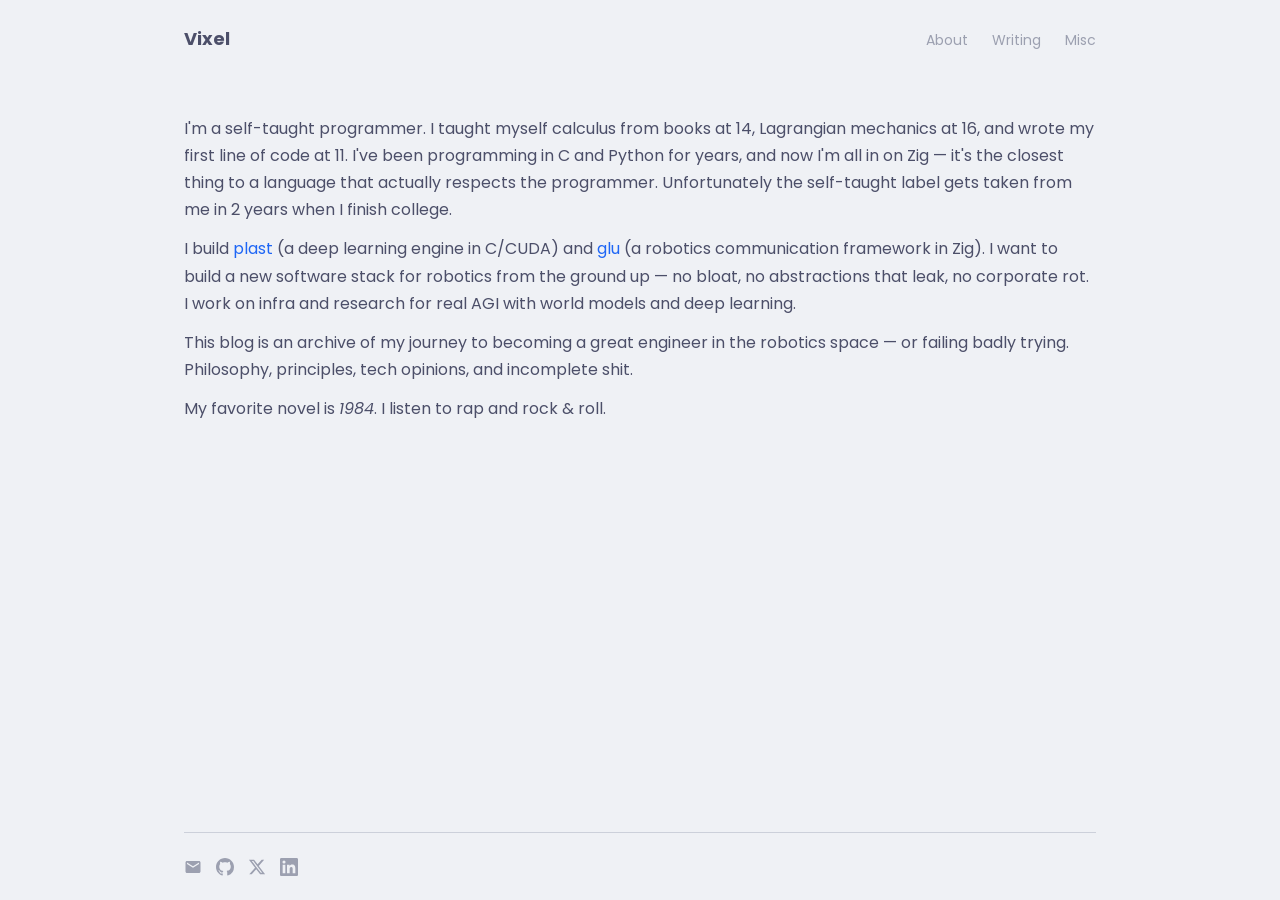
<file: index.html>
<!DOCTYPE html>
<html lang="en">
<head>
    <meta charset="UTF-8">
    <meta name="viewport" content="width=device-width, initial-scale=1.0">
    <title>Vixel</title>
    <link rel="preconnect" href="https://fonts.googleapis.com">
    <link rel="preconnect" href="https://fonts.gstatic.com" crossorigin>
    <link href="https://fonts.googleapis.com/css2?family=Poppins:wght@400;500;600;700&display=swap" rel="stylesheet">
    <link rel="stylesheet" href="style.css">
    
</head>
<body>
    <nav>
        <a href="index.html" class="site-name">Vixel</a>
        <span class="nav-links">
            <a href="index.html">About</a>
            <a href="writing.html">Writing</a>
            <a href="misc.html">Misc</a>
        </span>
    </nav>
    <header>
        <p>
            I&#39;m a self-taught programmer. I taught myself calculus from books at 14, Lagrangian mechanics at 16, and wrote my first line of code at 11. I&#39;ve been programming in C and Python for years, and now I&#39;m all in on Zig — it&#39;s the closest thing to a language that actually respects the programmer. Unfortunately the self-taught label gets taken from me in 2 years when I finish college.
        </p>
        <p>
            I build <a href="https://github.com/Vixel2006/plast" target="_blank">plast</a> (a deep learning engine in C/CUDA) and <a href="https://github.com/Vixel2006/glu" target="_blank">glu</a> (a robotics communication framework in Zig). I want to build a new software stack for robotics from the ground up — no bloat, no abstractions that leak, no corporate rot. I work on infra and research for real AGI with world models and deep learning.
        </p>
        <p>
            This blog is an archive of my journey to becoming a great engineer in the robotics space — or failing badly trying. Philosophy, principles, tech opinions, and incomplete shit.
        </p>
        <p>
            My favorite novel is <em>1984</em>.             I listen to rap and rock &amp; roll.
        </p>
    </header>
    <footer>
            <div class="footer-links">
        <a href="mailto:yusufshihata2006@gmail.com" target="_blank"><svg viewBox="0 0 24 24" width="18" height="18" fill="currentColor"><path d="M20 4H4c-1.1 0-2 .9-2 2v12c0 1.1.9 2 2 2h16c1.1 0 2-.9 2-2V6c0-1.1-.9-2-2-2zm0 4l-8 5-8-5V6l8 5 8-5v2z"/></svg></a>
        <a href="https://github.com/Vixel2006" target="_blank"><svg viewBox="0 0 24 24" width="18" height="18" fill="currentColor"><path d="M12 0C5.37 0 0 5.37 0 12c0 5.31 3.435 9.795 8.205 11.385.6.105.825-.255.825-.57 0-.285-.015-1.23-.015-2.235-3.015.555-3.795-.735-4.035-1.41-.135-.345-.72-1.41-1.23-1.695-.42-.225-1.02-.78-.015-.795.945-.015 1.62.87 1.845 1.23 1.08 1.815 2.805 1.305 3.495.99.105-.78.42-1.305.765-1.605-2.67-.3-5.46-1.335-5.46-5.925 0-1.305.465-2.385 1.23-3.225-.12-.3-.54-1.53.12-3.18 0 0 1.005-.315 3.3 1.23.96-.27 1.98-.405 3-.405s2.04.135 3 .405c2.295-1.56 3.3-1.23 3.3-1.23.66 1.65.24 2.88.12 3.18.765.84 1.23 1.905 1.23 3.225 0 4.605-2.805 5.625-5.475 5.925.435.375.81 1.095.81 2.22 0 1.605-.015 2.895-.015 3.3 0 .315.225.69.825.57A12.02 12.02 0 0024 12c0-6.63-5.37-12-12-12z"/></svg></a>
        <a href="https://x.com/this_vixel" target="_blank"><svg viewBox="0 0 24 24" width="18" height="18" fill="currentColor"><path d="M18.244 2.25h3.308l-7.227 8.26 8.502 11.24H16.17l-5.214-6.817L4.99 21.75H1.68l7.73-8.835L1.254 2.25H8.08l4.713 6.231zm-1.161 17.52h1.833L7.084 4.126H5.117z"/></svg></a>
        <a href="https://www.linkedin.com/in/yusufmohamed2006" target="_blank"><svg viewBox="0 0 24 24" width="18" height="18" fill="currentColor"><path d="M20.447 20.452h-3.554v-5.569c0-1.328-.027-3.037-1.852-3.037-1.853 0-2.136 1.445-2.136 2.939v5.667H9.351V9h3.414v1.561h.046c.477-.9 1.637-1.85 3.37-1.85 3.601 0 4.267 2.37 4.267 5.455v6.286zM5.337 7.433a2.062 2.062 0 01-2.063-2.065 2.064 2.064 0 112.063 2.065zm1.782 13.019H3.555V9h3.564v11.452zM22.225 0H1.771C.792 0 0 .774 0 1.729v20.542C0 23.227.792 24 1.771 24h20.451C23.2 24 24 23.227 24 22.271V1.729C24 .774 23.2 0 22.222 0h.003z"/></svg></a>
    </div>
    </footer>
</body>
</html>
</file>
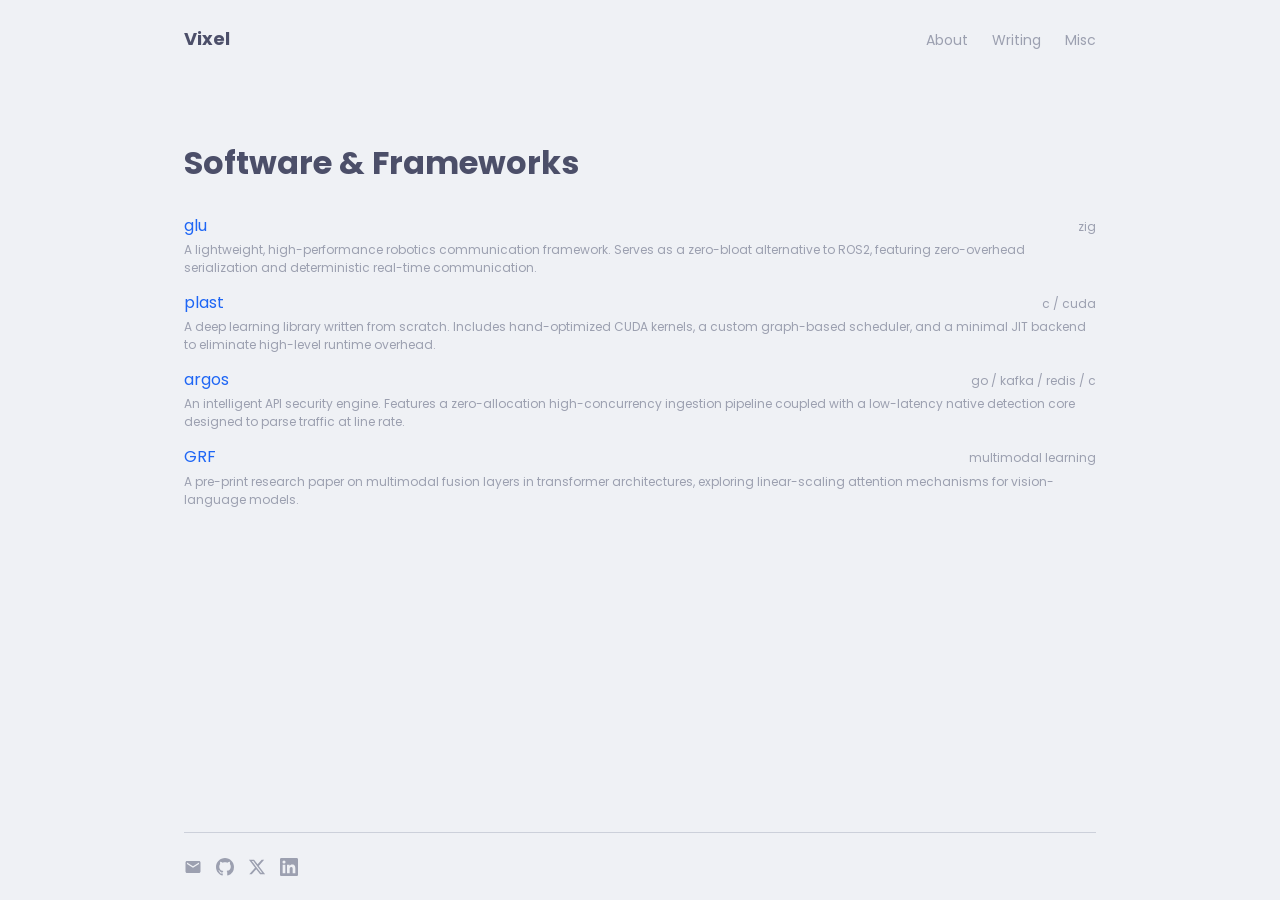
<file: misc.html>
<!DOCTYPE html>
<html lang="en">
<head>
    <meta charset="UTF-8">
    <meta name="viewport" content="width=device-width, initial-scale=1.0">
    <title>Misc — Vixel</title>
    <link rel="preconnect" href="https://fonts.googleapis.com">
    <link rel="preconnect" href="https://fonts.gstatic.com" crossorigin>
    <link href="https://fonts.googleapis.com/css2?family=Poppins:wght@400;500;600;700&display=swap" rel="stylesheet">
    <link rel="stylesheet" href="style.css">
    
</head>
<body>
    <nav>
        <a href="index.html" class="site-name">Vixel</a>
        <span class="nav-links">
            <a href="index.html">About</a>
            <a href="writing.html">Writing</a>
            <a href="misc.html">Misc</a>
        </span>
    </nav>
    <main>
        <h1>Software &amp; Frameworks</h1>
        <ul>
            <li>
                <div class="item-row">
                    <a href="https://github.com/Vixel2006/glu" target="_blank">glu</a>
                    <span class="item-detail">zig</span>
                </div>
                <span class="desc">A lightweight, high-performance robotics communication framework. Serves as a zero-bloat alternative to ROS2, featuring zero-overhead serialization and deterministic real-time communication.</span>
            </li>
            <li>
                <div class="item-row">
                    <a href="https://github.com/Vixel2006/plast" target="_blank">plast</a>
                    <span class="item-detail">c / cuda</span>
                </div>
                <span class="desc">A deep learning library written from scratch. Includes hand-optimized CUDA kernels, a custom graph-based scheduler, and a minimal JIT backend to eliminate high-level runtime overhead.</span>
            </li>
            <li>
                <div class="item-row">
                    <a href="https://argossecops.com" target="_blank">argos</a>
                    <span class="item-detail">go / kafka / redis / c</span>
                </div>
                <span class="desc">An intelligent API security engine. Features a zero-allocation high-concurrency ingestion pipeline coupled with a low-latency native detection core designed to parse traffic at line rate.</span>
            </li>
            <li>
                <div class="item-row">
                    <a href="https://github.com/Vixel2006/GRF" target="_blank">GRF</a>
                    <span class="item-detail">multimodal learning</span>
                </div>
                <span class="desc">A pre-print research paper on multimodal fusion layers in transformer architectures, exploring linear-scaling attention mechanisms for vision-language models.</span>
            </li>
        </ul>
    </main>
    <footer>
            <div class="footer-links">
        <a href="mailto:yusufshihata2006@gmail.com" target="_blank"><svg viewBox="0 0 24 24" width="18" height="18" fill="currentColor"><path d="M20 4H4c-1.1 0-2 .9-2 2v12c0 1.1.9 2 2 2h16c1.1 0 2-.9 2-2V6c0-1.1-.9-2-2-2zm0 4l-8 5-8-5V6l8 5 8-5v2z"/></svg></a>
        <a href="https://github.com/Vixel2006" target="_blank"><svg viewBox="0 0 24 24" width="18" height="18" fill="currentColor"><path d="M12 0C5.37 0 0 5.37 0 12c0 5.31 3.435 9.795 8.205 11.385.6.105.825-.255.825-.57 0-.285-.015-1.23-.015-2.235-3.015.555-3.795-.735-4.035-1.41-.135-.345-.72-1.41-1.23-1.695-.42-.225-1.02-.78-.015-.795.945-.015 1.62.87 1.845 1.23 1.08 1.815 2.805 1.305 3.495.99.105-.78.42-1.305.765-1.605-2.67-.3-5.46-1.335-5.46-5.925 0-1.305.465-2.385 1.23-3.225-.12-.3-.54-1.53.12-3.18 0 0 1.005-.315 3.3 1.23.96-.27 1.98-.405 3-.405s2.04.135 3 .405c2.295-1.56 3.3-1.23 3.3-1.23.66 1.65.24 2.88.12 3.18.765.84 1.23 1.905 1.23 3.225 0 4.605-2.805 5.625-5.475 5.925.435.375.81 1.095.81 2.22 0 1.605-.015 2.895-.015 3.3 0 .315.225.69.825.57A12.02 12.02 0 0024 12c0-6.63-5.37-12-12-12z"/></svg></a>
        <a href="https://x.com/this_vixel" target="_blank"><svg viewBox="0 0 24 24" width="18" height="18" fill="currentColor"><path d="M18.244 2.25h3.308l-7.227 8.26 8.502 11.24H16.17l-5.214-6.817L4.99 21.75H1.68l7.73-8.835L1.254 2.25H8.08l4.713 6.231zm-1.161 17.52h1.833L7.084 4.126H5.117z"/></svg></a>
        <a href="https://www.linkedin.com/in/yusufmohamed2006" target="_blank"><svg viewBox="0 0 24 24" width="18" height="18" fill="currentColor"><path d="M20.447 20.452h-3.554v-5.569c0-1.328-.027-3.037-1.852-3.037-1.853 0-2.136 1.445-2.136 2.939v5.667H9.351V9h3.414v1.561h.046c.477-.9 1.637-1.85 3.37-1.85 3.601 0 4.267 2.37 4.267 5.455v6.286zM5.337 7.433a2.062 2.062 0 01-2.063-2.065 2.064 2.064 0 112.063 2.065zm1.782 13.019H3.555V9h3.564v11.452zM22.225 0H1.771C.792 0 0 .774 0 1.729v20.542C0 23.227.792 24 1.771 24h20.451C23.2 24 24 23.227 24 22.271V1.729C24 .774 23.2 0 22.222 0h.003z"/></svg></a>
    </div>
    </footer>
</body>
</html>
</file>
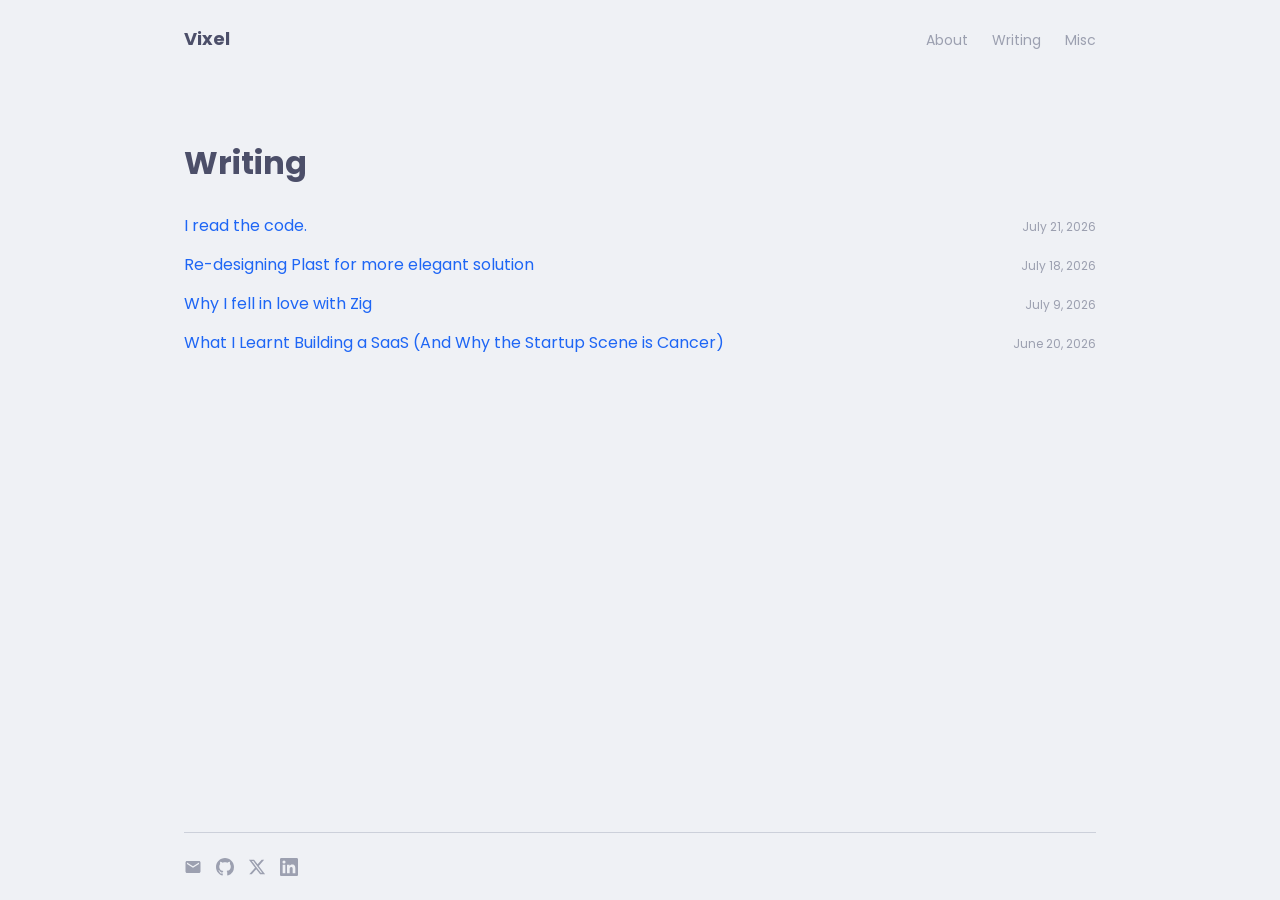
<file: writing.html>
<!DOCTYPE html>
<html lang="en">
<head>
    <meta charset="UTF-8">
    <meta name="viewport" content="width=device-width, initial-scale=1.0">
    <title>Writing — Vixel</title>
    <link rel="preconnect" href="https://fonts.googleapis.com">
    <link rel="preconnect" href="https://fonts.gstatic.com" crossorigin>
    <link href="https://fonts.googleapis.com/css2?family=Poppins:wght@400;500;600;700&display=swap" rel="stylesheet">
    <link rel="stylesheet" href="style.css">
    
</head>
<body>
    <nav>
        <a href="index.html" class="site-name">Vixel</a>
        <span class="nav-links">
            <a href="index.html">About</a>
            <a href="writing.html">Writing</a>
            <a href="misc.html">Misc</a>
        </span>
    </nav>
    <main>
        <h1>Writing</h1>
        <ul>
            <li><div class="item-row"><a href="writing/2026-07-21-i-read-code.html">I read the code.</a><span class="item-detail">July 21, 2026</span></div></li>
            <li><div class="item-row"><a href="writing/2026-07-18-redesigning-plast.html">Re-designing Plast for more elegant solution</a><span class="item-detail">July 18, 2026</span></div></li>
            <li><div class="item-row"><a href="writing/2026-07-09-zig.html">Why I fell in love with Zig</a><span class="item-detail">July 9, 2026</span></div></li>
            <li><div class="item-row"><a href="writing/2026-06-20-what-I-have-learnt-building-a-SaaS-startup.html">What I Learnt Building a SaaS (And Why the Startup Scene is Cancer)</a><span class="item-detail">June 20, 2026</span></div></li>
        </ul>
    </main>
    <footer>
            <div class="footer-links">
        <a href="mailto:yusufshihata2006@gmail.com" target="_blank"><svg viewBox="0 0 24 24" width="18" height="18" fill="currentColor"><path d="M20 4H4c-1.1 0-2 .9-2 2v12c0 1.1.9 2 2 2h16c1.1 0 2-.9 2-2V6c0-1.1-.9-2-2-2zm0 4l-8 5-8-5V6l8 5 8-5v2z"/></svg></a>
        <a href="https://github.com/Vixel2006" target="_blank"><svg viewBox="0 0 24 24" width="18" height="18" fill="currentColor"><path d="M12 0C5.37 0 0 5.37 0 12c0 5.31 3.435 9.795 8.205 11.385.6.105.825-.255.825-.57 0-.285-.015-1.23-.015-2.235-3.015.555-3.795-.735-4.035-1.41-.135-.345-.72-1.41-1.23-1.695-.42-.225-1.02-.78-.015-.795.945-.015 1.62.87 1.845 1.23 1.08 1.815 2.805 1.305 3.495.99.105-.78.42-1.305.765-1.605-2.67-.3-5.46-1.335-5.46-5.925 0-1.305.465-2.385 1.23-3.225-.12-.3-.54-1.53.12-3.18 0 0 1.005-.315 3.3 1.23.96-.27 1.98-.405 3-.405s2.04.135 3 .405c2.295-1.56 3.3-1.23 3.3-1.23.66 1.65.24 2.88.12 3.18.765.84 1.23 1.905 1.23 3.225 0 4.605-2.805 5.625-5.475 5.925.435.375.81 1.095.81 2.22 0 1.605-.015 2.895-.015 3.3 0 .315.225.69.825.57A12.02 12.02 0 0024 12c0-6.63-5.37-12-12-12z"/></svg></a>
        <a href="https://x.com/this_vixel" target="_blank"><svg viewBox="0 0 24 24" width="18" height="18" fill="currentColor"><path d="M18.244 2.25h3.308l-7.227 8.26 8.502 11.24H16.17l-5.214-6.817L4.99 21.75H1.68l7.73-8.835L1.254 2.25H8.08l4.713 6.231zm-1.161 17.52h1.833L7.084 4.126H5.117z"/></svg></a>
        <a href="https://www.linkedin.com/in/yusufmohamed2006" target="_blank"><svg viewBox="0 0 24 24" width="18" height="18" fill="currentColor"><path d="M20.447 20.452h-3.554v-5.569c0-1.328-.027-3.037-1.852-3.037-1.853 0-2.136 1.445-2.136 2.939v5.667H9.351V9h3.414v1.561h.046c.477-.9 1.637-1.85 3.37-1.85 3.601 0 4.267 2.37 4.267 5.455v6.286zM5.337 7.433a2.062 2.062 0 01-2.063-2.065 2.064 2.064 0 112.063 2.065zm1.782 13.019H3.555V9h3.564v11.452zM22.225 0H1.771C.792 0 0 .774 0 1.729v20.542C0 23.227.792 24 1.771 24h20.451C23.2 24 24 23.227 24 22.271V1.729C24 .774 23.2 0 22.222 0h.003z"/></svg></a>
    </div>
    </footer>
</body>
</html>
</file>
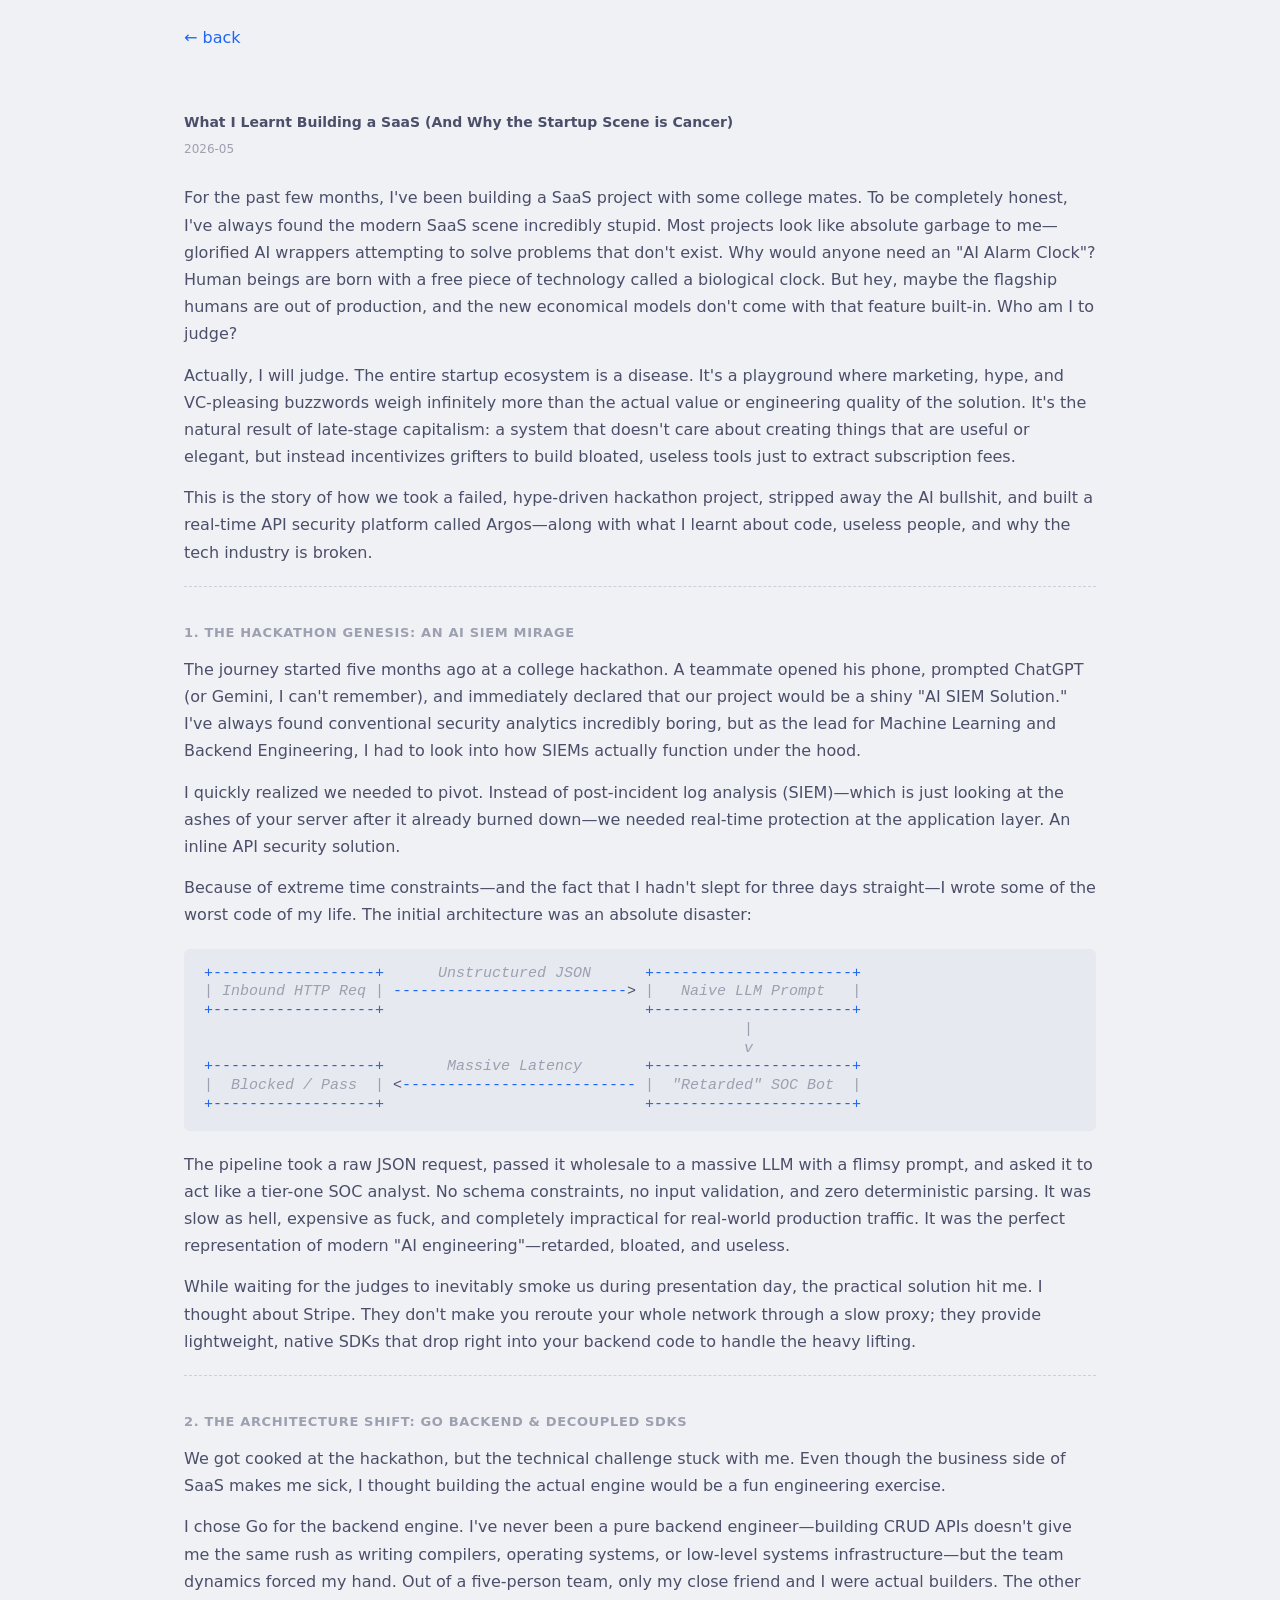
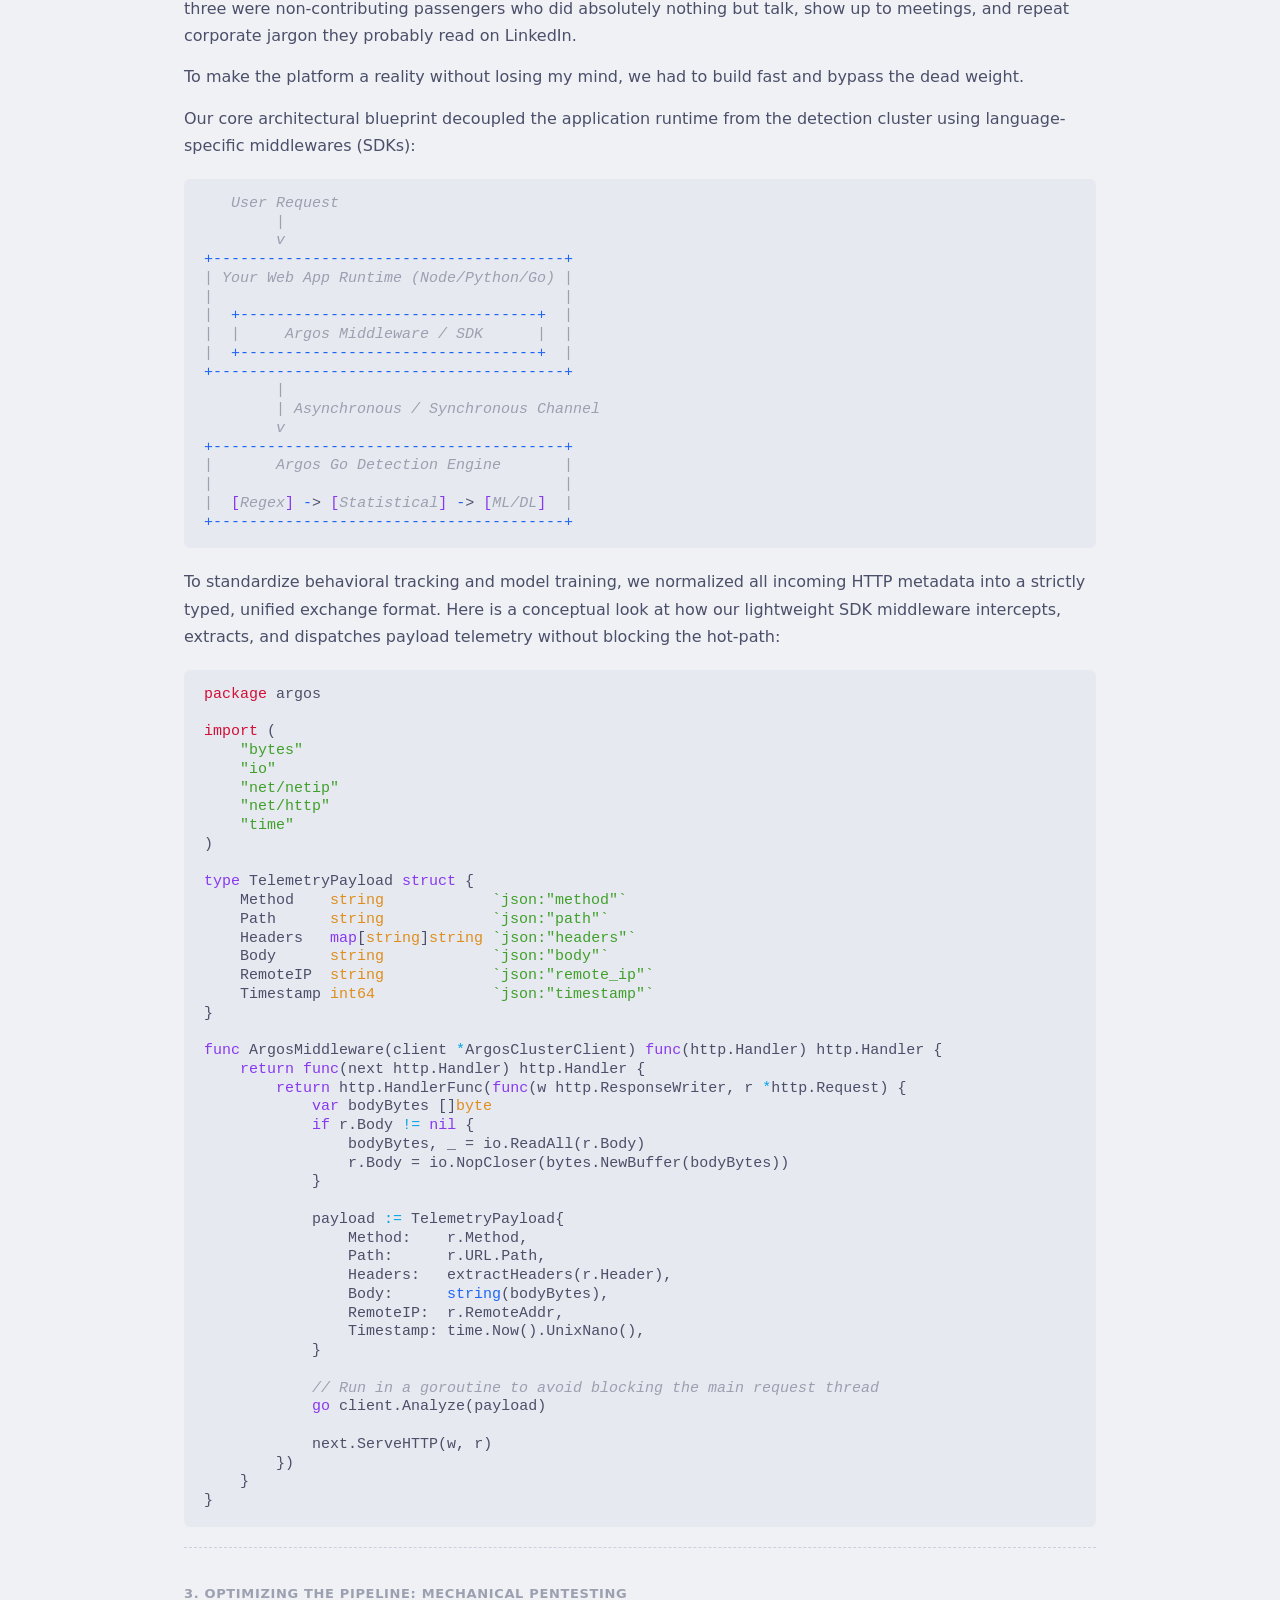
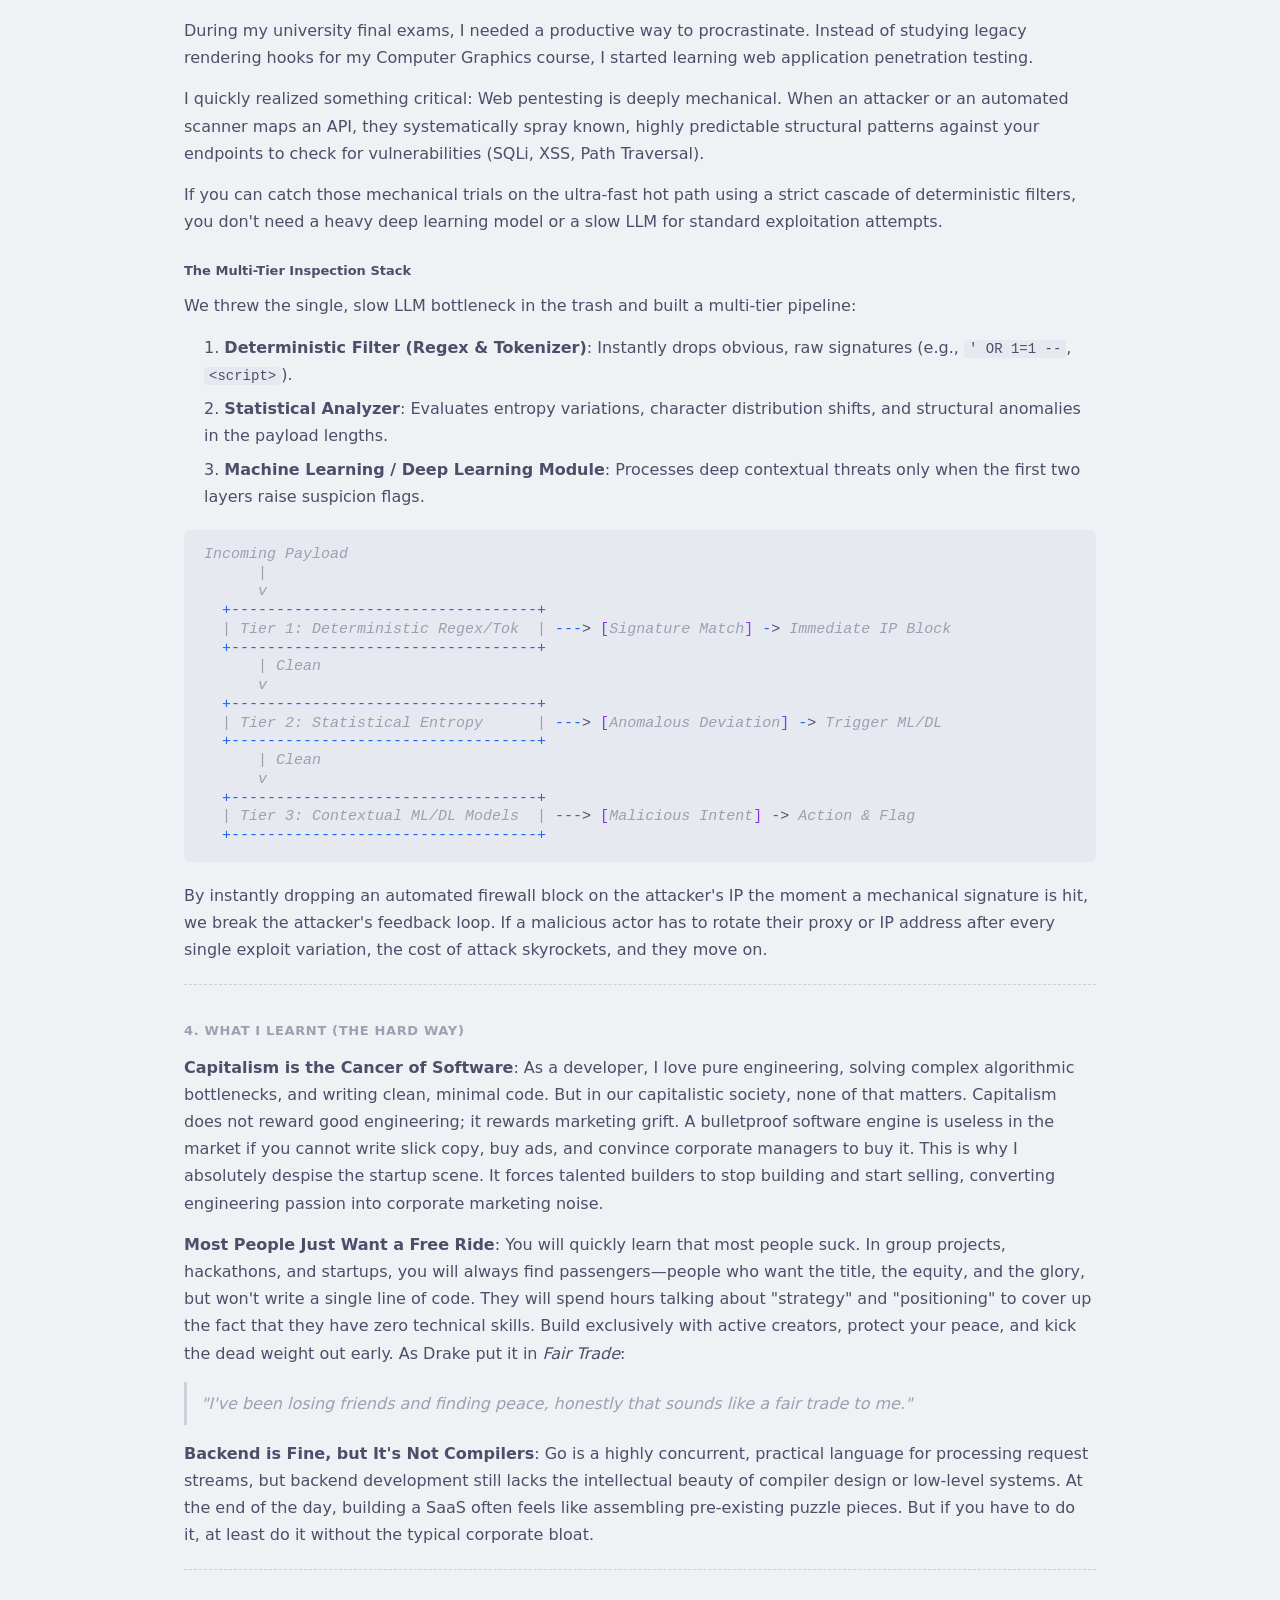
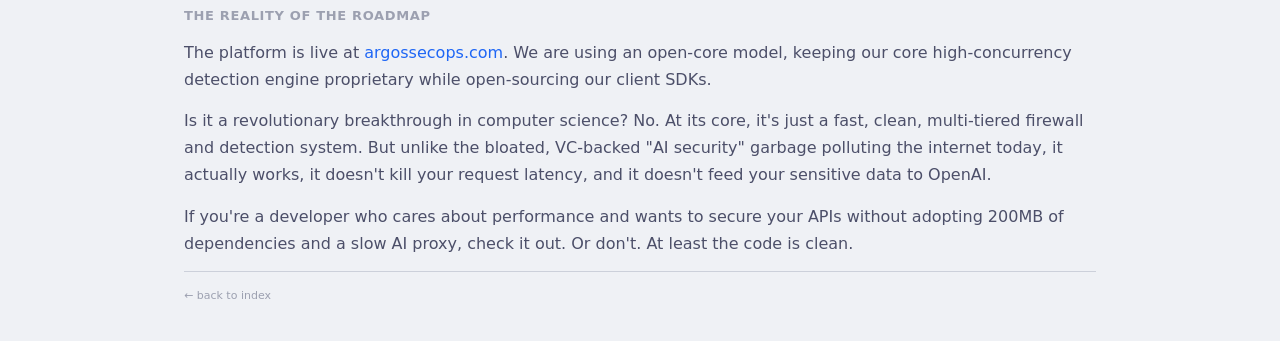
<file: posts/2026-05-what-I-have-learnt-building-a-SaaS-startup.html>
<!DOCTYPE html>
<html lang="en">
<head>
    <meta charset="UTF-8">
    <meta name="viewport" content="width=device-width, initial-scale=1.0">
    <title>What I Learnt Building a SaaS (And Why the Startup Scene is Cancer) — Systems &amp; ML Engineer</title>
    <link rel="stylesheet" href="../style.css">
    <link rel="stylesheet" href="../pygments.css">
</head>
<body>
    <nav><a href="../index.html">← back</a></nav>

    <main>
        <article>
            <h1 class="post-title">What I Learnt Building a SaaS (And Why the Startup Scene is Cancer)</h1>
            <div class="post-meta">2026-05</div>
            <p>For the past few months, I've been building a SaaS project with some college mates. To be completely honest, I've always found the modern SaaS scene incredibly stupid. Most projects look like absolute garbage to me—glorified AI wrappers attempting to solve problems that don't exist. Why would anyone need an "AI Alarm Clock"? Human beings are born with a free piece of technology called a biological clock. But hey, maybe the flagship humans are out of production, and the new economical models don't come with that feature built-in. Who am I to judge?</p>
<p>Actually, I will judge. The entire startup ecosystem is a disease. It's a playground where marketing, hype, and VC-pleasing buzzwords weigh infinitely more than the actual value or engineering quality of the solution. It's the natural result of late-stage capitalism: a system that doesn't care about creating things that are useful or elegant, but instead incentivizes grifters to build bloated, useless tools just to extract subscription fees. </p>
<p>This is the story of how we took a failed, hype-driven hackathon project, stripped away the AI bullshit, and built a real-time API security platform called Argos—along with what I learnt about code, useless people, and why the tech industry is broken.</p>
<hr />
<h2>1. The Hackathon Genesis: An AI SIEM Mirage</h2>
<p>The journey started five months ago at a college hackathon. A teammate opened his phone, prompted ChatGPT (or Gemini, I can't remember), and immediately declared that our project would be a shiny "AI SIEM Solution." I've always found conventional security analytics incredibly boring, but as the lead for Machine Learning and Backend Engineering, I had to look into how SIEMs actually function under the hood.</p>
<p>I quickly realized we needed to pivot. Instead of post-incident log analysis (SIEM)—which is just looking at the ashes of your server after it already burned down—we needed real-time protection at the application layer. An inline API security solution.</p>
<p>Because of extreme time constraints—and the fact that I hadn't slept for three days straight—I wrote some of the worst code of my life. The initial architecture was an absolute disaster:</p>
<div class="codehilite"><pre><span></span><code><span class="nb">+------------------+</span><span class="c">      Unstructured JSON      </span><span class="nb">+----------------------+</span>
<span class="c">| Inbound HTTP Req | </span><span class="nb">--------------------------</span><span class="nv">&gt;</span><span class="c"> |   Naive LLM Prompt   |</span>
<span class="nb">+------------------+</span><span class="c">                             </span><span class="nb">+----------------------+</span>
<span class="c">                                                            |</span>
<span class="c">                                                            v</span>
<span class="nb">+------------------+</span><span class="c">       Massive Latency       </span><span class="nb">+----------------------+</span>
<span class="c">|  Blocked / Pass  | </span><span class="nv">&lt;</span><span class="nb">--------------------------</span><span class="c"> |  &quot;Retarded&quot; SOC Bot  |</span>
<span class="nb">+------------------+</span><span class="c">                             </span><span class="nb">+----------------------+</span>
</code></pre></div>

<p>The pipeline took a raw JSON request, passed it wholesale to a massive LLM with a flimsy prompt, and asked it to act like a tier-one SOC analyst. No schema constraints, no input validation, and zero deterministic parsing. It was slow as hell, expensive as fuck, and completely impractical for real-world production traffic. It was the perfect representation of modern "AI engineering"—retarded, bloated, and useless.</p>
<p>While waiting for the judges to inevitably smoke us during presentation day, the practical solution hit me. I thought about Stripe. They don't make you reroute your whole network through a slow proxy; they provide lightweight, native SDKs that drop right into your backend code to handle the heavy lifting.</p>
<hr />
<h2>2. The Architecture Shift: Go Backend &amp; Decoupled SDKs</h2>
<p>We got cooked at the hackathon, but the technical challenge stuck with me. Even though the business side of SaaS makes me sick, I thought building the actual engine would be a fun engineering exercise.</p>
<p>I chose Go for the backend engine. I've never been a pure backend engineer—building CRUD APIs doesn't give me the same rush as writing compilers, operating systems, or low-level systems infrastructure—but the team dynamics forced my hand. Out of a five-person team, only my close friend and I were actual builders. The other three were non-contributing passengers who did absolutely nothing but talk, show up to meetings, and repeat corporate jargon they probably read on LinkedIn. </p>
<p>To make the platform a reality without losing my mind, we had to build fast and bypass the dead weight.</p>
<p>Our core architectural blueprint decoupled the application runtime from the detection cluster using language-specific middlewares (SDKs):</p>
<div class="codehilite"><pre><span></span><code><span class="c">   User Request</span>
<span class="c">        |</span>
<span class="c">        v</span>
<span class="nb">+---------------------------------------+</span>
<span class="c">| Your Web App Runtime (Node/Python/Go) |</span>
<span class="c">|                                       |</span>
<span class="c">|  </span><span class="nb">+---------------------------------+</span><span class="c">  |</span>
<span class="c">|  |     Argos Middleware / SDK      |  |</span>
<span class="c">|  </span><span class="nb">+---------------------------------+</span><span class="c">  |</span>
<span class="nb">+---------------------------------------+</span>
<span class="c">        |</span>
<span class="c">        | Asynchronous / Synchronous Channel</span>
<span class="c">        v</span>
<span class="nb">+---------------------------------------+</span>
<span class="c">|       Argos Go Detection Engine       |</span>
<span class="c">|                                       |</span>
<span class="c">|  </span><span class="k">[</span><span class="c">Regex</span><span class="k">]</span><span class="c"> </span><span class="nb">-</span><span class="nv">&gt;</span><span class="c"> </span><span class="k">[</span><span class="c">Statistical</span><span class="k">]</span><span class="c"> </span><span class="nb">-</span><span class="nv">&gt;</span><span class="c"> </span><span class="k">[</span><span class="c">ML/DL</span><span class="k">]</span><span class="c">  |</span>
<span class="nb">+---------------------------------------+</span>
</code></pre></div>

<p>To standardize behavioral tracking and model training, we normalized all incoming HTTP metadata into a strictly typed, unified exchange format. Here is a conceptual look at how our lightweight SDK middleware intercepts, extracts, and dispatches payload telemetry without blocking the hot-path:</p>
<div class="codehilite"><pre><span></span><code><span class="kn">package</span><span class="w"> </span><span class="nx">argos</span>

<span class="kn">import</span><span class="w"> </span><span class="p">(</span>
<span class="w">    </span><span class="s">&quot;bytes&quot;</span>
<span class="w">    </span><span class="s">&quot;io&quot;</span>
<span class="w">    </span><span class="s">&quot;net/netip&quot;</span>
<span class="w">    </span><span class="s">&quot;net/http&quot;</span>
<span class="w">    </span><span class="s">&quot;time&quot;</span>
<span class="p">)</span>

<span class="kd">type</span><span class="w"> </span><span class="nx">TelemetryPayload</span><span class="w"> </span><span class="kd">struct</span><span class="w"> </span><span class="p">{</span>
<span class="w">    </span><span class="nx">Method</span><span class="w">    </span><span class="kt">string</span><span class="w">            </span><span class="s">`json:&quot;method&quot;`</span>
<span class="w">    </span><span class="nx">Path</span><span class="w">      </span><span class="kt">string</span><span class="w">            </span><span class="s">`json:&quot;path&quot;`</span>
<span class="w">    </span><span class="nx">Headers</span><span class="w">   </span><span class="kd">map</span><span class="p">[</span><span class="kt">string</span><span class="p">]</span><span class="kt">string</span><span class="w"> </span><span class="s">`json:&quot;headers&quot;`</span>
<span class="w">    </span><span class="nx">Body</span><span class="w">      </span><span class="kt">string</span><span class="w">            </span><span class="s">`json:&quot;body&quot;`</span>
<span class="w">    </span><span class="nx">RemoteIP</span><span class="w">  </span><span class="kt">string</span><span class="w">            </span><span class="s">`json:&quot;remote_ip&quot;`</span>
<span class="w">    </span><span class="nx">Timestamp</span><span class="w"> </span><span class="kt">int64</span><span class="w">             </span><span class="s">`json:&quot;timestamp&quot;`</span>
<span class="p">}</span>

<span class="kd">func</span><span class="w"> </span><span class="nx">ArgosMiddleware</span><span class="p">(</span><span class="nx">client</span><span class="w"> </span><span class="o">*</span><span class="nx">ArgosClusterClient</span><span class="p">)</span><span class="w"> </span><span class="kd">func</span><span class="p">(</span><span class="nx">http</span><span class="p">.</span><span class="nx">Handler</span><span class="p">)</span><span class="w"> </span><span class="nx">http</span><span class="p">.</span><span class="nx">Handler</span><span class="w"> </span><span class="p">{</span>
<span class="w">    </span><span class="k">return</span><span class="w"> </span><span class="kd">func</span><span class="p">(</span><span class="nx">next</span><span class="w"> </span><span class="nx">http</span><span class="p">.</span><span class="nx">Handler</span><span class="p">)</span><span class="w"> </span><span class="nx">http</span><span class="p">.</span><span class="nx">Handler</span><span class="w"> </span><span class="p">{</span>
<span class="w">        </span><span class="k">return</span><span class="w"> </span><span class="nx">http</span><span class="p">.</span><span class="nx">HandlerFunc</span><span class="p">(</span><span class="kd">func</span><span class="p">(</span><span class="nx">w</span><span class="w"> </span><span class="nx">http</span><span class="p">.</span><span class="nx">ResponseWriter</span><span class="p">,</span><span class="w"> </span><span class="nx">r</span><span class="w"> </span><span class="o">*</span><span class="nx">http</span><span class="p">.</span><span class="nx">Request</span><span class="p">)</span><span class="w"> </span><span class="p">{</span>
<span class="w">            </span><span class="kd">var</span><span class="w"> </span><span class="nx">bodyBytes</span><span class="w"> </span><span class="p">[]</span><span class="kt">byte</span>
<span class="w">            </span><span class="k">if</span><span class="w"> </span><span class="nx">r</span><span class="p">.</span><span class="nx">Body</span><span class="w"> </span><span class="o">!=</span><span class="w"> </span><span class="kc">nil</span><span class="w"> </span><span class="p">{</span>
<span class="w">                </span><span class="nx">bodyBytes</span><span class="p">,</span><span class="w"> </span><span class="nx">_</span><span class="w"> </span><span class="p">=</span><span class="w"> </span><span class="nx">io</span><span class="p">.</span><span class="nx">ReadAll</span><span class="p">(</span><span class="nx">r</span><span class="p">.</span><span class="nx">Body</span><span class="p">)</span>
<span class="w">                </span><span class="nx">r</span><span class="p">.</span><span class="nx">Body</span><span class="w"> </span><span class="p">=</span><span class="w"> </span><span class="nx">io</span><span class="p">.</span><span class="nx">NopCloser</span><span class="p">(</span><span class="nx">bytes</span><span class="p">.</span><span class="nx">NewBuffer</span><span class="p">(</span><span class="nx">bodyBytes</span><span class="p">))</span>
<span class="w">            </span><span class="p">}</span>

<span class="w">            </span><span class="nx">payload</span><span class="w"> </span><span class="o">:=</span><span class="w"> </span><span class="nx">TelemetryPayload</span><span class="p">{</span>
<span class="w">                </span><span class="nx">Method</span><span class="p">:</span><span class="w">    </span><span class="nx">r</span><span class="p">.</span><span class="nx">Method</span><span class="p">,</span>
<span class="w">                </span><span class="nx">Path</span><span class="p">:</span><span class="w">      </span><span class="nx">r</span><span class="p">.</span><span class="nx">URL</span><span class="p">.</span><span class="nx">Path</span><span class="p">,</span>
<span class="w">                </span><span class="nx">Headers</span><span class="p">:</span><span class="w">   </span><span class="nx">extractHeaders</span><span class="p">(</span><span class="nx">r</span><span class="p">.</span><span class="nx">Header</span><span class="p">),</span>
<span class="w">                </span><span class="nx">Body</span><span class="p">:</span><span class="w">      </span><span class="nb">string</span><span class="p">(</span><span class="nx">bodyBytes</span><span class="p">),</span>
<span class="w">                </span><span class="nx">RemoteIP</span><span class="p">:</span><span class="w">  </span><span class="nx">r</span><span class="p">.</span><span class="nx">RemoteAddr</span><span class="p">,</span>
<span class="w">                </span><span class="nx">Timestamp</span><span class="p">:</span><span class="w"> </span><span class="nx">time</span><span class="p">.</span><span class="nx">Now</span><span class="p">().</span><span class="nx">UnixNano</span><span class="p">(),</span>
<span class="w">            </span><span class="p">}</span>

<span class="w">            </span><span class="c1">// Run in a goroutine to avoid blocking the main request thread</span>
<span class="w">            </span><span class="k">go</span><span class="w"> </span><span class="nx">client</span><span class="p">.</span><span class="nx">Analyze</span><span class="p">(</span><span class="nx">payload</span><span class="p">)</span>

<span class="w">            </span><span class="nx">next</span><span class="p">.</span><span class="nx">ServeHTTP</span><span class="p">(</span><span class="nx">w</span><span class="p">,</span><span class="w"> </span><span class="nx">r</span><span class="p">)</span>
<span class="w">        </span><span class="p">})</span>
<span class="w">    </span><span class="p">}</span>
<span class="p">}</span>
</code></pre></div>

<hr />
<h2>3. Optimizing the Pipeline: Mechanical Pentesting</h2>
<p>During my university final exams, I needed a productive way to procrastinate. Instead of studying legacy rendering hooks for my Computer Graphics course, I started learning web application penetration testing.</p>
<p>I quickly realized something critical: Web pentesting is deeply mechanical. When an attacker or an automated scanner maps an API, they systematically spray known, highly predictable structural patterns against your endpoints to check for vulnerabilities (SQLi, XSS, Path Traversal).</p>
<p>If you can catch those mechanical trials on the ultra-fast hot path using a strict cascade of deterministic filters, you don't need a heavy deep learning model or a slow LLM for standard exploitation attempts.</p>
<h3>The Multi-Tier Inspection Stack</h3>
<p>We threw the single, slow LLM bottleneck in the trash and built a multi-tier pipeline:</p>
<ol>
<li><strong>Deterministic Filter (Regex &amp; Tokenizer)</strong>: Instantly drops obvious, raw signatures (e.g., <code>' OR 1=1 --</code>, <code>&lt;script&gt;</code>).</li>
<li><strong>Statistical Analyzer</strong>: Evaluates entropy variations, character distribution shifts, and structural anomalies in the payload lengths.</li>
<li><strong>Machine Learning / Deep Learning Module</strong>: Processes deep contextual threats only when the first two layers raise suspicion flags.</li>
</ol>
<div class="codehilite"><pre><span></span><code><span class="c">Incoming Payload</span>
<span class="c">      |</span>
<span class="c">      v</span>
<span class="c">  </span><span class="nb">+----------------------------------+</span>
<span class="c">  | Tier 1: Deterministic Regex/Tok  | </span><span class="nb">---</span><span class="nv">&gt;</span><span class="c"> </span><span class="k">[</span><span class="c">Signature Match</span><span class="k">]</span><span class="c"> </span><span class="nb">-</span><span class="nv">&gt;</span><span class="c"> Immediate IP Block</span>
<span class="c">  </span><span class="nb">+----------------------------------+</span>
<span class="c">      | Clean</span>
<span class="c">      v</span>
<span class="c">  </span><span class="nb">+----------------------------------+</span>
<span class="c">  | Tier 2: Statistical Entropy      | </span><span class="nb">---</span><span class="nv">&gt;</span><span class="c"> </span><span class="k">[</span><span class="c">Anomalous Deviation</span><span class="k">]</span><span class="c"> </span><span class="nb">-</span><span class="nv">&gt;</span><span class="c"> Trigger ML/DL</span>
<span class="c">  </span><span class="nb">+----------------------------------+</span>
<span class="c">      | Clean</span>
<span class="c">      v</span>
<span class="c">  </span><span class="nb">+----------------------------------+</span>
<span class="c">  | Tier 3: Contextual ML/DL Models  | </span><span class="nb">---</span><span class="nv">&gt;</span><span class="c"> </span><span class="k">[</span><span class="c">Malicious Intent</span><span class="k">]</span><span class="c"> </span><span class="nb">-</span><span class="nv">&gt;</span><span class="c"> Action &amp; Flag</span>
<span class="c">  </span><span class="nb">+----------------------------------+</span>
</code></pre></div>

<p>By instantly dropping an automated firewall block on the attacker's IP the moment a mechanical signature is hit, we break the attacker's feedback loop. If a malicious actor has to rotate their proxy or IP address after every single exploit variation, the cost of attack skyrockets, and they move on.</p>
<hr />
<h2>4. What I Learnt (The Hard Way)</h2>
<p><strong>Capitalism is the Cancer of Software</strong>: 
As a developer, I love pure engineering, solving complex algorithmic bottlenecks, and writing clean, minimal code. But in our capitalistic society, none of that matters. Capitalism does not reward good engineering; it rewards marketing grift. A bulletproof software engine is useless in the market if you cannot write slick copy, buy ads, and convince corporate managers to buy it. This is why I absolutely despise the startup scene. It forces talented builders to stop building and start selling, converting engineering passion into corporate marketing noise.</p>
<p><strong>Most People Just Want a Free Ride</strong>: 
You will quickly learn that most people suck. In group projects, hackathons, and startups, you will always find passengers—people who want the title, the equity, and the glory, but won't write a single line of code. They will spend hours talking about "strategy" and "positioning" to cover up the fact that they have zero technical skills. Build exclusively with active creators, protect your peace, and kick the dead weight out early. As Drake put it in <em>Fair Trade</em>:</p>
<blockquote>
<p>"I've been losing friends and finding peace, honestly that sounds like a fair trade to me."</p>
</blockquote>
<p><strong>Backend is Fine, but It's Not Compilers</strong>:
Go is a highly concurrent, practical language for processing request streams, but backend development still lacks the intellectual beauty of compiler design or low-level systems. At the end of the day, building a SaaS often feels like assembling pre-existing puzzle pieces. But if you have to do it, at least do it without the typical corporate bloat.</p>
<hr />
<h2>The Reality of the Roadmap</h2>
<p>The platform is live at <a href="https://argossecops.com">argossecops.com</a>. We are using an open-core model, keeping our core high-concurrency detection engine proprietary while open-sourcing our client SDKs. </p>
<p>Is it a revolutionary breakthrough in computer science? No. At its core, it's just a fast, clean, multi-tiered firewall and detection system. But unlike the bloated, VC-backed "AI security" garbage polluting the internet today, it actually works, it doesn't kill your request latency, and it doesn't feed your sensitive data to OpenAI. </p>
<p>If you're a developer who cares about performance and wants to secure your APIs without adopting 200MB of dependencies and a slow AI proxy, check it out. Or don't. At least the code is clean.</p>
        </article>
    </main>

    <footer>
        <p><a href="../index.html">← back to index</a></p>
    </footer>
</body>
</html>
</file>
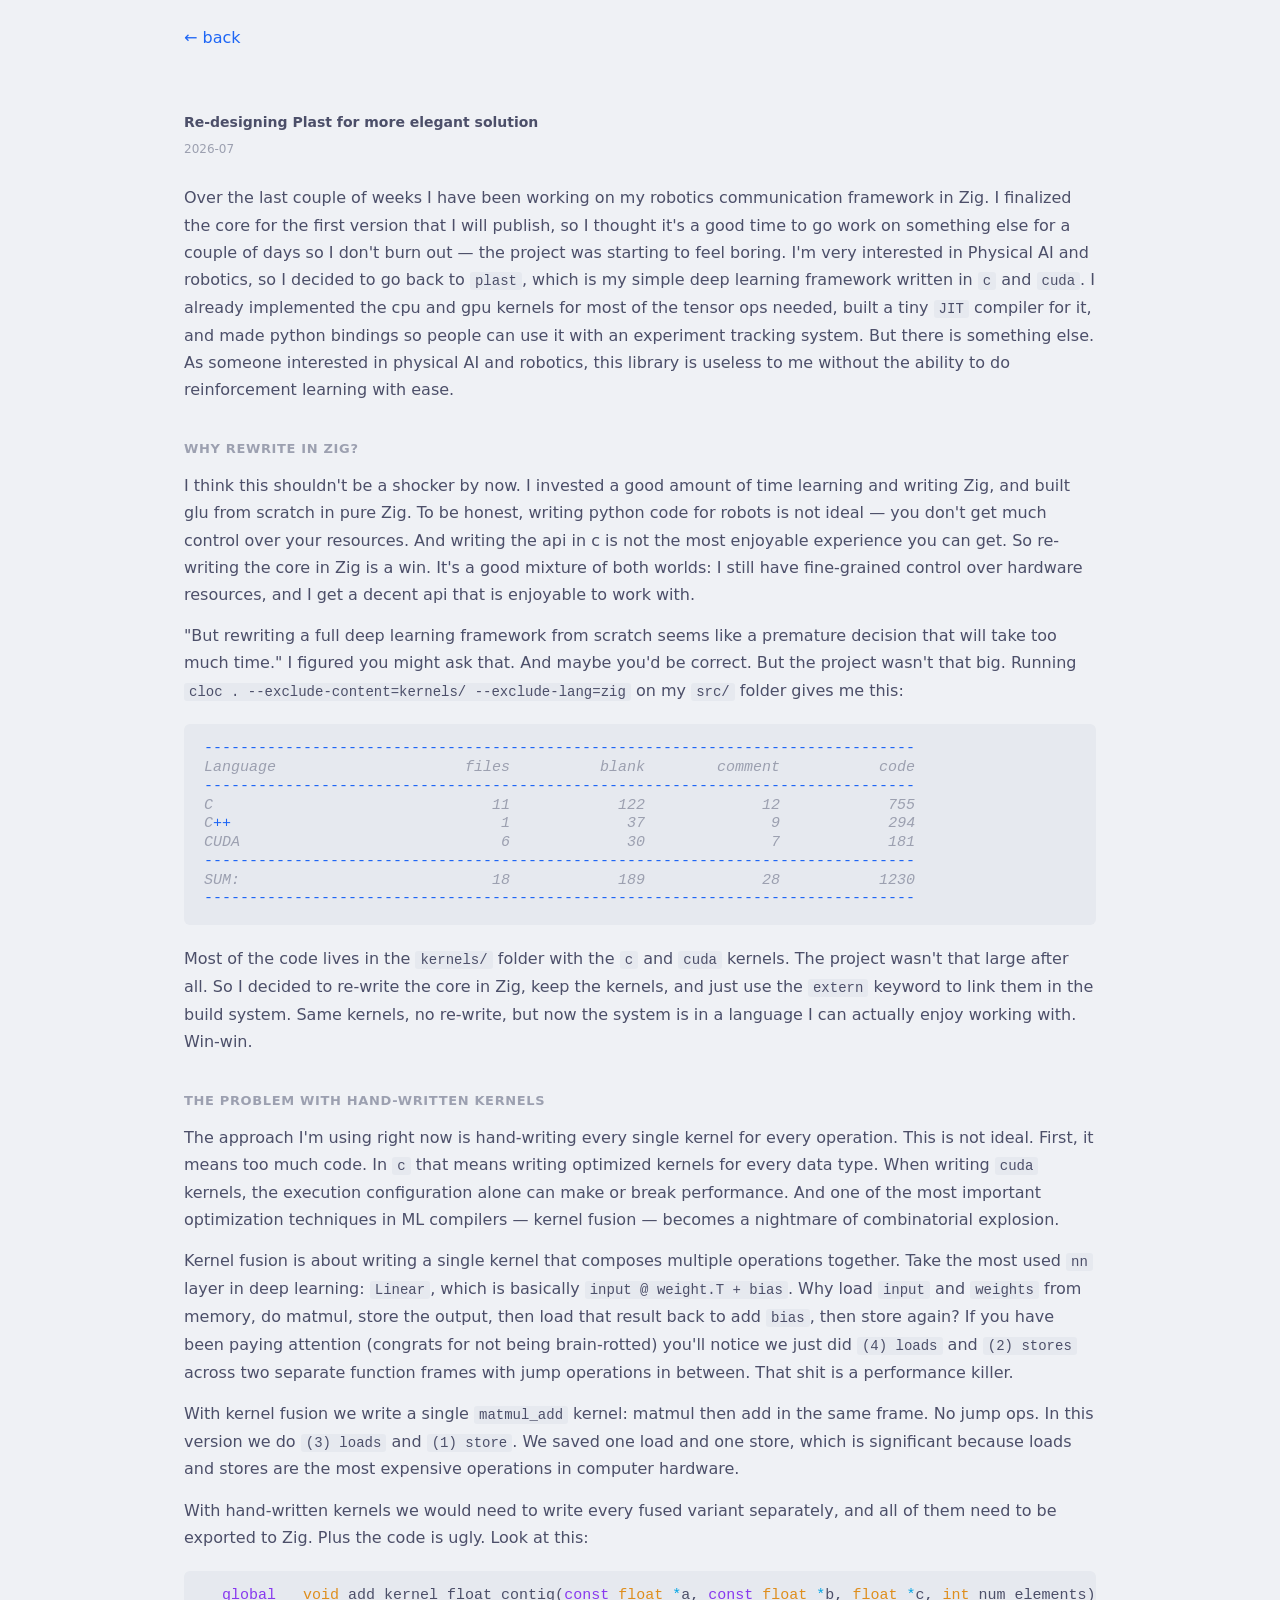
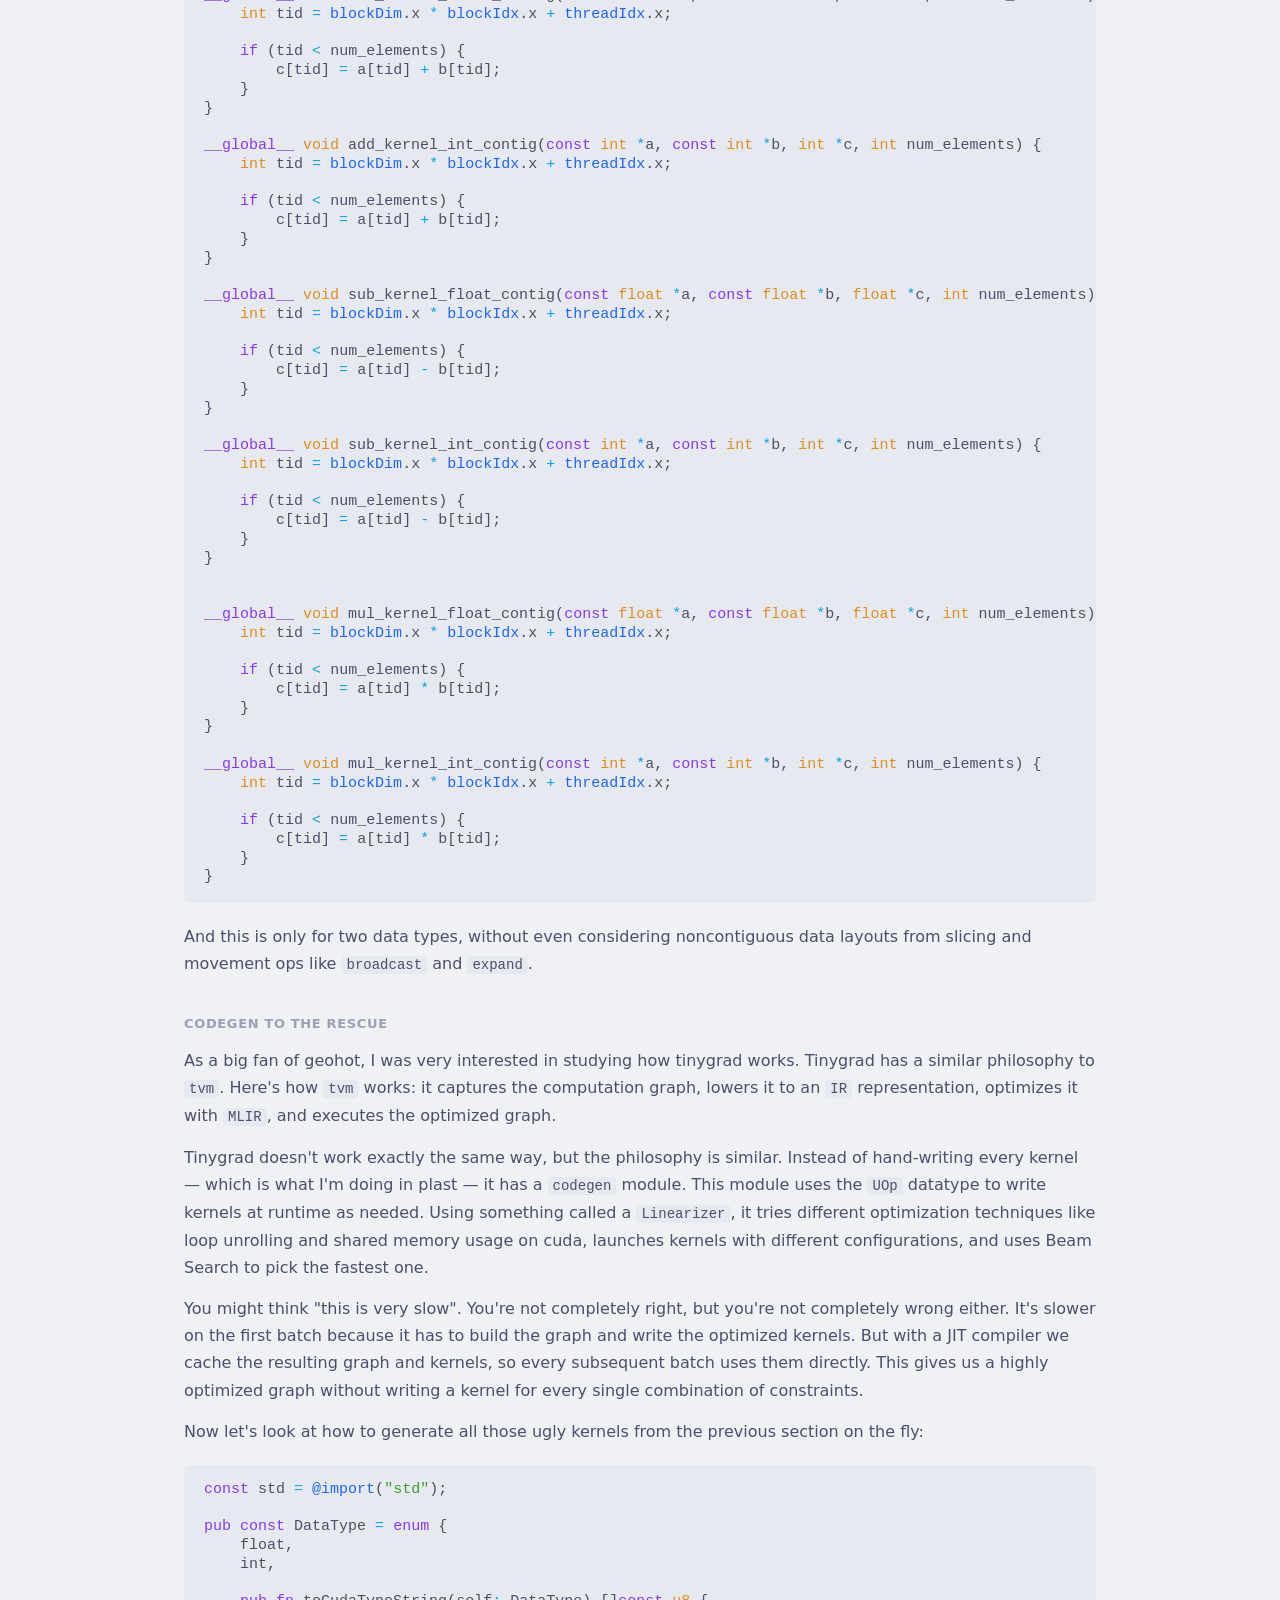
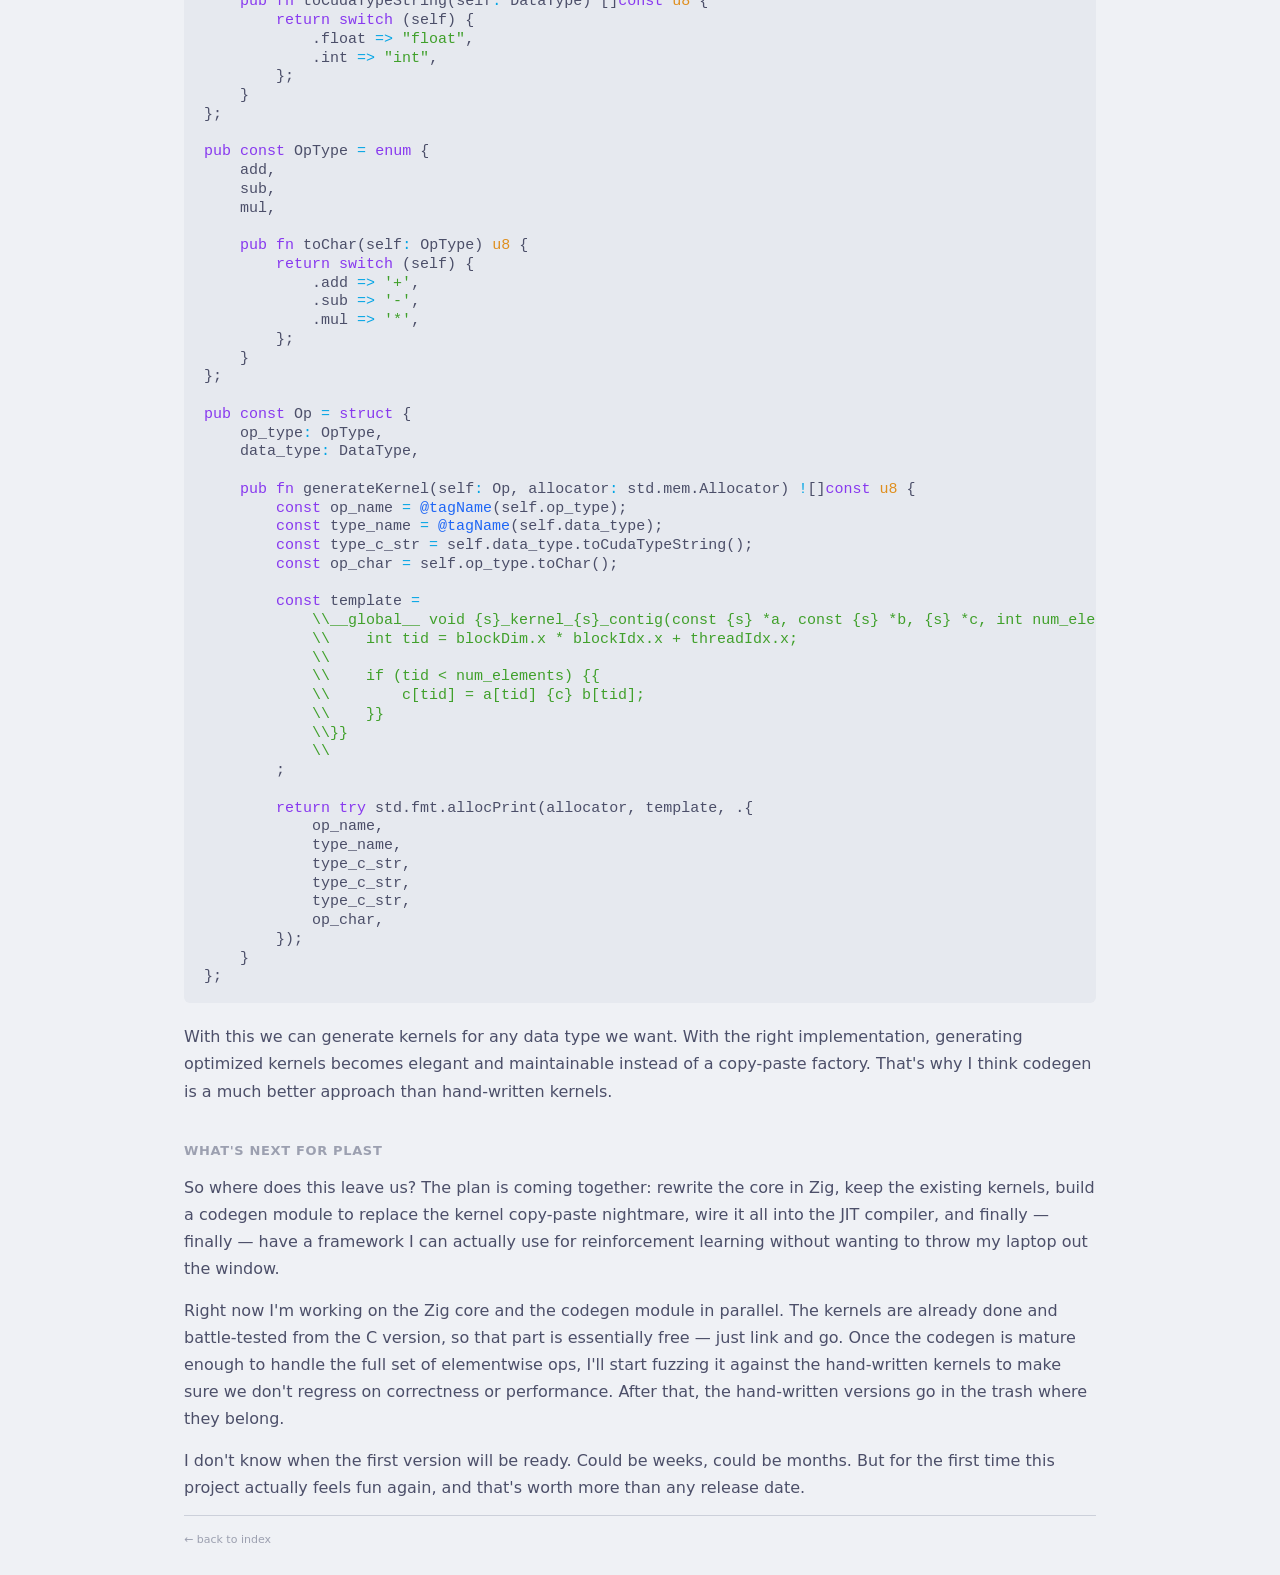
<file: posts/2026-07-redesigning-plast.html>
<!DOCTYPE html>
<html lang="en">
<head>
    <meta charset="UTF-8">
    <meta name="viewport" content="width=device-width, initial-scale=1.0">
    <title>Re-designing Plast for more elegant solution — Systems &amp; ML Engineer</title>
    <link rel="stylesheet" href="../style.css">
    <link rel="stylesheet" href="../pygments.css">
</head>
<body>
    <nav><a href="../index.html">← back</a></nav>

    <main>
        <article>
            <h1 class="post-title">Re-designing Plast for more elegant solution</h1>
            <div class="post-meta">2026-07</div>
            <p>Over the last couple of weeks I have been working on my robotics communication framework in Zig. I finalized the core for the first version that I will publish, so I thought it's a good time to go work on something else for a couple of days so I don't burn out — the project was starting to feel boring. I'm very interested in Physical AI and robotics, so I decided to go back to <code>plast</code>, which is my simple deep learning framework written in <code>c</code> and <code>cuda</code>. I already implemented the cpu and gpu kernels for most of the tensor ops needed, built a tiny <code>JIT</code> compiler for it, and made python bindings so people can use it with an experiment tracking system. But there is something else. As someone interested in physical AI and robotics, this library is useless to me without the ability to do reinforcement learning with ease.</p>
<h2>Why rewrite in Zig?</h2>
<p>I think this shouldn't be a shocker by now. I invested a good amount of time learning and writing Zig, and built glu from scratch in pure Zig. To be honest, writing python code for robots is not ideal — you don't get much control over your resources. And writing the api in c is not the most enjoyable experience you can get. So re-writing the core in Zig is a win. It's a good mixture of both worlds: I still have fine-grained control over hardware resources, and I get a decent api that is enjoyable to work with.</p>
<p>"But rewriting a full deep learning framework from scratch seems like a premature decision that will take too much time." I figured you might ask that. And maybe you'd be correct. But the project wasn't that big. Running <code>cloc . --exclude-content=kernels/ --exclude-lang=zig</code> on my <code>src/</code> folder gives me this:</p>
<div class="codehilite"><pre><span></span><code><span class="nb">-------------------------------------------------------------------------------</span>
<span class="c">Language                     files          blank        comment           code</span>
<span class="nb">-------------------------------------------------------------------------------</span>
<span class="c">C                               11            122             12            755</span>
<span class="c">C</span><span class="nb">++</span><span class="c">                              1             37              9            294</span>
<span class="c">CUDA                             6             30              7            181</span>
<span class="nb">-------------------------------------------------------------------------------</span>
<span class="c">SUM:                            18            189             28           1230</span>
<span class="nb">-------------------------------------------------------------------------------</span>
</code></pre></div>

<p>Most of the code lives in the <code>kernels/</code> folder with the <code>c</code> and <code>cuda</code> kernels. The project wasn't that large after all. So I decided to re-write the core in Zig, keep the kernels, and just use the <code>extern</code> keyword to link them in the build system. Same kernels, no re-write, but now the system is in a language I can actually enjoy working with. Win-win.</p>
<h2>The problem with hand-written kernels</h2>
<p>The approach I'm using right now is hand-writing every single kernel for every operation. This is not ideal. First, it means too much code. In <code>c</code> that means writing optimized kernels for every data type. When writing <code>cuda</code> kernels, the execution configuration alone can make or break performance. And one of the most important optimization techniques in ML compilers — kernel fusion — becomes a nightmare of combinatorial explosion.</p>
<p>Kernel fusion is about writing a single kernel that composes multiple operations together. Take the most used <code>nn</code> layer in deep learning: <code>Linear</code>, which is basically <code>input @ weight.T + bias</code>. Why load <code>input</code> and <code>weights</code> from memory, do matmul, store the output, then load that result back to add <code>bias</code>, then store again? If you have been paying attention (congrats for not being brain-rotted) you'll notice we just did <code>(4) loads</code> and <code>(2) stores</code> across two separate function frames with jump operations in between. That shit is a performance killer.</p>
<p>With kernel fusion we write a single <code>matmul_add</code> kernel: matmul then add in the same frame. No jump ops. In this version we do <code>(3) loads</code> and <code>(1) store</code>. We saved one load and one store, which is significant because loads and stores are the most expensive operations in computer hardware.</p>
<p>With hand-written kernels we would need to write every fused variant separately, and all of them need to be exported to Zig. Plus the code is ugly. Look at this:</p>
<div class="codehilite"><pre><span></span><code><span class="kr">__global__</span><span class="w"> </span><span class="kt">void</span><span class="w"> </span><span class="n">add_kernel_float_contig</span><span class="p">(</span><span class="k">const</span><span class="w"> </span><span class="kt">float</span><span class="w"> </span><span class="o">*</span><span class="n">a</span><span class="p">,</span><span class="w"> </span><span class="k">const</span><span class="w"> </span><span class="kt">float</span><span class="w"> </span><span class="o">*</span><span class="n">b</span><span class="p">,</span><span class="w"> </span><span class="kt">float</span><span class="w"> </span><span class="o">*</span><span class="n">c</span><span class="p">,</span><span class="w"> </span><span class="kt">int</span><span class="w"> </span><span class="n">num_elements</span><span class="p">)</span><span class="w"> </span><span class="p">{</span>
<span class="w">    </span><span class="kt">int</span><span class="w"> </span><span class="n">tid</span><span class="w"> </span><span class="o">=</span><span class="w"> </span><span class="nb">blockDim</span><span class="p">.</span><span class="n">x</span><span class="w"> </span><span class="o">*</span><span class="w"> </span><span class="nb">blockIdx</span><span class="p">.</span><span class="n">x</span><span class="w"> </span><span class="o">+</span><span class="w"> </span><span class="nb">threadIdx</span><span class="p">.</span><span class="n">x</span><span class="p">;</span>

<span class="w">    </span><span class="k">if</span><span class="w"> </span><span class="p">(</span><span class="n">tid</span><span class="w"> </span><span class="o">&lt;</span><span class="w"> </span><span class="n">num_elements</span><span class="p">)</span><span class="w"> </span><span class="p">{</span>
<span class="w">        </span><span class="n">c</span><span class="p">[</span><span class="n">tid</span><span class="p">]</span><span class="w"> </span><span class="o">=</span><span class="w"> </span><span class="n">a</span><span class="p">[</span><span class="n">tid</span><span class="p">]</span><span class="w"> </span><span class="o">+</span><span class="w"> </span><span class="n">b</span><span class="p">[</span><span class="n">tid</span><span class="p">];</span>
<span class="w">    </span><span class="p">}</span>
<span class="p">}</span>

<span class="kr">__global__</span><span class="w"> </span><span class="kt">void</span><span class="w"> </span><span class="n">add_kernel_int_contig</span><span class="p">(</span><span class="k">const</span><span class="w"> </span><span class="kt">int</span><span class="w"> </span><span class="o">*</span><span class="n">a</span><span class="p">,</span><span class="w"> </span><span class="k">const</span><span class="w"> </span><span class="kt">int</span><span class="w"> </span><span class="o">*</span><span class="n">b</span><span class="p">,</span><span class="w"> </span><span class="kt">int</span><span class="w"> </span><span class="o">*</span><span class="n">c</span><span class="p">,</span><span class="w"> </span><span class="kt">int</span><span class="w"> </span><span class="n">num_elements</span><span class="p">)</span><span class="w"> </span><span class="p">{</span>
<span class="w">    </span><span class="kt">int</span><span class="w"> </span><span class="n">tid</span><span class="w"> </span><span class="o">=</span><span class="w"> </span><span class="nb">blockDim</span><span class="p">.</span><span class="n">x</span><span class="w"> </span><span class="o">*</span><span class="w"> </span><span class="nb">blockIdx</span><span class="p">.</span><span class="n">x</span><span class="w"> </span><span class="o">+</span><span class="w"> </span><span class="nb">threadIdx</span><span class="p">.</span><span class="n">x</span><span class="p">;</span>

<span class="w">    </span><span class="k">if</span><span class="w"> </span><span class="p">(</span><span class="n">tid</span><span class="w"> </span><span class="o">&lt;</span><span class="w"> </span><span class="n">num_elements</span><span class="p">)</span><span class="w"> </span><span class="p">{</span>
<span class="w">        </span><span class="n">c</span><span class="p">[</span><span class="n">tid</span><span class="p">]</span><span class="w"> </span><span class="o">=</span><span class="w"> </span><span class="n">a</span><span class="p">[</span><span class="n">tid</span><span class="p">]</span><span class="w"> </span><span class="o">+</span><span class="w"> </span><span class="n">b</span><span class="p">[</span><span class="n">tid</span><span class="p">];</span>
<span class="w">    </span><span class="p">}</span>
<span class="p">}</span>

<span class="kr">__global__</span><span class="w"> </span><span class="kt">void</span><span class="w"> </span><span class="n">sub_kernel_float_contig</span><span class="p">(</span><span class="k">const</span><span class="w"> </span><span class="kt">float</span><span class="w"> </span><span class="o">*</span><span class="n">a</span><span class="p">,</span><span class="w"> </span><span class="k">const</span><span class="w"> </span><span class="kt">float</span><span class="w"> </span><span class="o">*</span><span class="n">b</span><span class="p">,</span><span class="w"> </span><span class="kt">float</span><span class="w"> </span><span class="o">*</span><span class="n">c</span><span class="p">,</span><span class="w"> </span><span class="kt">int</span><span class="w"> </span><span class="n">num_elements</span><span class="p">)</span><span class="w"> </span><span class="p">{</span>
<span class="w">    </span><span class="kt">int</span><span class="w"> </span><span class="n">tid</span><span class="w"> </span><span class="o">=</span><span class="w"> </span><span class="nb">blockDim</span><span class="p">.</span><span class="n">x</span><span class="w"> </span><span class="o">*</span><span class="w"> </span><span class="nb">blockIdx</span><span class="p">.</span><span class="n">x</span><span class="w"> </span><span class="o">+</span><span class="w"> </span><span class="nb">threadIdx</span><span class="p">.</span><span class="n">x</span><span class="p">;</span>

<span class="w">    </span><span class="k">if</span><span class="w"> </span><span class="p">(</span><span class="n">tid</span><span class="w"> </span><span class="o">&lt;</span><span class="w"> </span><span class="n">num_elements</span><span class="p">)</span><span class="w"> </span><span class="p">{</span>
<span class="w">        </span><span class="n">c</span><span class="p">[</span><span class="n">tid</span><span class="p">]</span><span class="w"> </span><span class="o">=</span><span class="w"> </span><span class="n">a</span><span class="p">[</span><span class="n">tid</span><span class="p">]</span><span class="w"> </span><span class="o">-</span><span class="w"> </span><span class="n">b</span><span class="p">[</span><span class="n">tid</span><span class="p">];</span>
<span class="w">    </span><span class="p">}</span>
<span class="p">}</span>

<span class="kr">__global__</span><span class="w"> </span><span class="kt">void</span><span class="w"> </span><span class="n">sub_kernel_int_contig</span><span class="p">(</span><span class="k">const</span><span class="w"> </span><span class="kt">int</span><span class="w"> </span><span class="o">*</span><span class="n">a</span><span class="p">,</span><span class="w"> </span><span class="k">const</span><span class="w"> </span><span class="kt">int</span><span class="w"> </span><span class="o">*</span><span class="n">b</span><span class="p">,</span><span class="w"> </span><span class="kt">int</span><span class="w"> </span><span class="o">*</span><span class="n">c</span><span class="p">,</span><span class="w"> </span><span class="kt">int</span><span class="w"> </span><span class="n">num_elements</span><span class="p">)</span><span class="w"> </span><span class="p">{</span>
<span class="w">    </span><span class="kt">int</span><span class="w"> </span><span class="n">tid</span><span class="w"> </span><span class="o">=</span><span class="w"> </span><span class="nb">blockDim</span><span class="p">.</span><span class="n">x</span><span class="w"> </span><span class="o">*</span><span class="w"> </span><span class="nb">blockIdx</span><span class="p">.</span><span class="n">x</span><span class="w"> </span><span class="o">+</span><span class="w"> </span><span class="nb">threadIdx</span><span class="p">.</span><span class="n">x</span><span class="p">;</span>

<span class="w">    </span><span class="k">if</span><span class="w"> </span><span class="p">(</span><span class="n">tid</span><span class="w"> </span><span class="o">&lt;</span><span class="w"> </span><span class="n">num_elements</span><span class="p">)</span><span class="w"> </span><span class="p">{</span>
<span class="w">        </span><span class="n">c</span><span class="p">[</span><span class="n">tid</span><span class="p">]</span><span class="w"> </span><span class="o">=</span><span class="w"> </span><span class="n">a</span><span class="p">[</span><span class="n">tid</span><span class="p">]</span><span class="w"> </span><span class="o">-</span><span class="w"> </span><span class="n">b</span><span class="p">[</span><span class="n">tid</span><span class="p">];</span>
<span class="w">    </span><span class="p">}</span>
<span class="p">}</span>


<span class="kr">__global__</span><span class="w"> </span><span class="kt">void</span><span class="w"> </span><span class="n">mul_kernel_float_contig</span><span class="p">(</span><span class="k">const</span><span class="w"> </span><span class="kt">float</span><span class="w"> </span><span class="o">*</span><span class="n">a</span><span class="p">,</span><span class="w"> </span><span class="k">const</span><span class="w"> </span><span class="kt">float</span><span class="w"> </span><span class="o">*</span><span class="n">b</span><span class="p">,</span><span class="w"> </span><span class="kt">float</span><span class="w"> </span><span class="o">*</span><span class="n">c</span><span class="p">,</span><span class="w"> </span><span class="kt">int</span><span class="w"> </span><span class="n">num_elements</span><span class="p">)</span><span class="w"> </span><span class="p">{</span>
<span class="w">    </span><span class="kt">int</span><span class="w"> </span><span class="n">tid</span><span class="w"> </span><span class="o">=</span><span class="w"> </span><span class="nb">blockDim</span><span class="p">.</span><span class="n">x</span><span class="w"> </span><span class="o">*</span><span class="w"> </span><span class="nb">blockIdx</span><span class="p">.</span><span class="n">x</span><span class="w"> </span><span class="o">+</span><span class="w"> </span><span class="nb">threadIdx</span><span class="p">.</span><span class="n">x</span><span class="p">;</span>

<span class="w">    </span><span class="k">if</span><span class="w"> </span><span class="p">(</span><span class="n">tid</span><span class="w"> </span><span class="o">&lt;</span><span class="w"> </span><span class="n">num_elements</span><span class="p">)</span><span class="w"> </span><span class="p">{</span>
<span class="w">        </span><span class="n">c</span><span class="p">[</span><span class="n">tid</span><span class="p">]</span><span class="w"> </span><span class="o">=</span><span class="w"> </span><span class="n">a</span><span class="p">[</span><span class="n">tid</span><span class="p">]</span><span class="w"> </span><span class="o">*</span><span class="w"> </span><span class="n">b</span><span class="p">[</span><span class="n">tid</span><span class="p">];</span>
<span class="w">    </span><span class="p">}</span>
<span class="p">}</span>

<span class="kr">__global__</span><span class="w"> </span><span class="kt">void</span><span class="w"> </span><span class="n">mul_kernel_int_contig</span><span class="p">(</span><span class="k">const</span><span class="w"> </span><span class="kt">int</span><span class="w"> </span><span class="o">*</span><span class="n">a</span><span class="p">,</span><span class="w"> </span><span class="k">const</span><span class="w"> </span><span class="kt">int</span><span class="w"> </span><span class="o">*</span><span class="n">b</span><span class="p">,</span><span class="w"> </span><span class="kt">int</span><span class="w"> </span><span class="o">*</span><span class="n">c</span><span class="p">,</span><span class="w"> </span><span class="kt">int</span><span class="w"> </span><span class="n">num_elements</span><span class="p">)</span><span class="w"> </span><span class="p">{</span>
<span class="w">    </span><span class="kt">int</span><span class="w"> </span><span class="n">tid</span><span class="w"> </span><span class="o">=</span><span class="w"> </span><span class="nb">blockDim</span><span class="p">.</span><span class="n">x</span><span class="w"> </span><span class="o">*</span><span class="w"> </span><span class="nb">blockIdx</span><span class="p">.</span><span class="n">x</span><span class="w"> </span><span class="o">+</span><span class="w"> </span><span class="nb">threadIdx</span><span class="p">.</span><span class="n">x</span><span class="p">;</span>

<span class="w">    </span><span class="k">if</span><span class="w"> </span><span class="p">(</span><span class="n">tid</span><span class="w"> </span><span class="o">&lt;</span><span class="w"> </span><span class="n">num_elements</span><span class="p">)</span><span class="w"> </span><span class="p">{</span>
<span class="w">        </span><span class="n">c</span><span class="p">[</span><span class="n">tid</span><span class="p">]</span><span class="w"> </span><span class="o">=</span><span class="w"> </span><span class="n">a</span><span class="p">[</span><span class="n">tid</span><span class="p">]</span><span class="w"> </span><span class="o">*</span><span class="w"> </span><span class="n">b</span><span class="p">[</span><span class="n">tid</span><span class="p">];</span>
<span class="w">    </span><span class="p">}</span>
<span class="p">}</span>
</code></pre></div>

<p>And this is only for two data types, without even considering noncontiguous data layouts from slicing and movement ops like <code>broadcast</code> and <code>expand</code>.</p>
<h2>Codegen to the rescue</h2>
<p>As a big fan of geohot, I was very interested in studying how tinygrad works. Tinygrad has a similar philosophy to <code>tvm</code>. Here's how <code>tvm</code> works: it captures the computation graph, lowers it to an <code>IR</code> representation, optimizes it with <code>MLIR</code>, and executes the optimized graph.</p>
<p>Tinygrad doesn't work exactly the same way, but the philosophy is similar. Instead of hand-writing every kernel — which is what I'm doing in plast — it has a <code>codegen</code> module. This module uses the <code>UOp</code> datatype to write kernels at runtime as needed. Using something called a <code>Linearizer</code>, it tries different optimization techniques like loop unrolling and shared memory usage on cuda, launches kernels with different configurations, and uses Beam Search to pick the fastest one.</p>
<p>You might think "this is very slow". You're not completely right, but you're not completely wrong either. It's slower on the first batch because it has to build the graph and write the optimized kernels. But with a JIT compiler we cache the resulting graph and kernels, so every subsequent batch uses them directly. This gives us a highly optimized graph without writing a kernel for every single combination of constraints.</p>
<p>Now let's look at how to generate all those ugly kernels from the previous section on the fly:</p>
<div class="codehilite"><pre><span></span><code><span class="kr">const</span><span class="w"> </span><span class="n">std</span><span class="w"> </span><span class="o">=</span><span class="w"> </span><span class="nb">@import</span><span class="p">(</span><span class="s">&quot;std&quot;</span><span class="p">);</span>

<span class="kr">pub</span><span class="w"> </span><span class="kr">const</span><span class="w"> </span><span class="n">DataType</span><span class="w"> </span><span class="o">=</span><span class="w"> </span><span class="k">enum</span><span class="w"> </span><span class="p">{</span>
<span class="w">    </span><span class="n">float</span><span class="p">,</span>
<span class="w">    </span><span class="n">int</span><span class="p">,</span>

<span class="w">    </span><span class="kr">pub</span><span class="w"> </span><span class="k">fn</span><span class="w"> </span><span class="n">toCudaTypeString</span><span class="p">(</span><span class="n">self</span><span class="o">:</span><span class="w"> </span><span class="n">DataType</span><span class="p">)</span><span class="w"> </span><span class="p">[]</span><span class="kr">const</span><span class="w"> </span><span class="kt">u8</span><span class="w"> </span><span class="p">{</span>
<span class="w">        </span><span class="k">return</span><span class="w"> </span><span class="k">switch</span><span class="w"> </span><span class="p">(</span><span class="n">self</span><span class="p">)</span><span class="w"> </span><span class="p">{</span>
<span class="w">            </span><span class="p">.</span><span class="n">float</span><span class="w"> </span><span class="o">=&gt;</span><span class="w"> </span><span class="s">&quot;float&quot;</span><span class="p">,</span>
<span class="w">            </span><span class="p">.</span><span class="n">int</span><span class="w"> </span><span class="o">=&gt;</span><span class="w"> </span><span class="s">&quot;int&quot;</span><span class="p">,</span>
<span class="w">        </span><span class="p">};</span>
<span class="w">    </span><span class="p">}</span>
<span class="p">};</span>

<span class="kr">pub</span><span class="w"> </span><span class="kr">const</span><span class="w"> </span><span class="n">OpType</span><span class="w"> </span><span class="o">=</span><span class="w"> </span><span class="k">enum</span><span class="w"> </span><span class="p">{</span>
<span class="w">    </span><span class="n">add</span><span class="p">,</span>
<span class="w">    </span><span class="n">sub</span><span class="p">,</span>
<span class="w">    </span><span class="n">mul</span><span class="p">,</span>

<span class="w">    </span><span class="kr">pub</span><span class="w"> </span><span class="k">fn</span><span class="w"> </span><span class="n">toChar</span><span class="p">(</span><span class="n">self</span><span class="o">:</span><span class="w"> </span><span class="n">OpType</span><span class="p">)</span><span class="w"> </span><span class="kt">u8</span><span class="w"> </span><span class="p">{</span>
<span class="w">        </span><span class="k">return</span><span class="w"> </span><span class="k">switch</span><span class="w"> </span><span class="p">(</span><span class="n">self</span><span class="p">)</span><span class="w"> </span><span class="p">{</span>
<span class="w">            </span><span class="p">.</span><span class="n">add</span><span class="w"> </span><span class="o">=&gt;</span><span class="w"> </span><span class="s">&#39;+&#39;</span><span class="p">,</span>
<span class="w">            </span><span class="p">.</span><span class="n">sub</span><span class="w"> </span><span class="o">=&gt;</span><span class="w"> </span><span class="s">&#39;-&#39;</span><span class="p">,</span>
<span class="w">            </span><span class="p">.</span><span class="n">mul</span><span class="w"> </span><span class="o">=&gt;</span><span class="w"> </span><span class="s">&#39;*&#39;</span><span class="p">,</span>
<span class="w">        </span><span class="p">};</span>
<span class="w">    </span><span class="p">}</span>
<span class="p">};</span>

<span class="kr">pub</span><span class="w"> </span><span class="kr">const</span><span class="w"> </span><span class="n">Op</span><span class="w"> </span><span class="o">=</span><span class="w"> </span><span class="k">struct</span><span class="w"> </span><span class="p">{</span>
<span class="w">    </span><span class="n">op_type</span><span class="o">:</span><span class="w"> </span><span class="n">OpType</span><span class="p">,</span>
<span class="w">    </span><span class="n">data_type</span><span class="o">:</span><span class="w"> </span><span class="n">DataType</span><span class="p">,</span>

<span class="w">    </span><span class="kr">pub</span><span class="w"> </span><span class="k">fn</span><span class="w"> </span><span class="n">generateKernel</span><span class="p">(</span><span class="n">self</span><span class="o">:</span><span class="w"> </span><span class="n">Op</span><span class="p">,</span><span class="w"> </span><span class="n">allocator</span><span class="o">:</span><span class="w"> </span><span class="n">std</span><span class="p">.</span><span class="n">mem</span><span class="p">.</span><span class="n">Allocator</span><span class="p">)</span><span class="w"> </span><span class="o">!</span><span class="p">[]</span><span class="kr">const</span><span class="w"> </span><span class="kt">u8</span><span class="w"> </span><span class="p">{</span>
<span class="w">        </span><span class="kr">const</span><span class="w"> </span><span class="n">op_name</span><span class="w"> </span><span class="o">=</span><span class="w"> </span><span class="nb">@tagName</span><span class="p">(</span><span class="n">self</span><span class="p">.</span><span class="n">op_type</span><span class="p">);</span>
<span class="w">        </span><span class="kr">const</span><span class="w"> </span><span class="n">type_name</span><span class="w"> </span><span class="o">=</span><span class="w"> </span><span class="nb">@tagName</span><span class="p">(</span><span class="n">self</span><span class="p">.</span><span class="n">data_type</span><span class="p">);</span>
<span class="w">        </span><span class="kr">const</span><span class="w"> </span><span class="n">type_c_str</span><span class="w"> </span><span class="o">=</span><span class="w"> </span><span class="n">self</span><span class="p">.</span><span class="n">data_type</span><span class="p">.</span><span class="n">toCudaTypeString</span><span class="p">();</span>
<span class="w">        </span><span class="kr">const</span><span class="w"> </span><span class="n">op_char</span><span class="w"> </span><span class="o">=</span><span class="w"> </span><span class="n">self</span><span class="p">.</span><span class="n">op_type</span><span class="p">.</span><span class="n">toChar</span><span class="p">();</span>

<span class="w">        </span><span class="kr">const</span><span class="w"> </span><span class="n">template</span><span class="w"> </span><span class="o">=</span>
<span class="w">            </span><span class="sh">\\__global__ void {s}_kernel_{s}_contig(const {s} *a, const {s} *b, {s} *c, int num_elements) {{</span>
<span class="w">            </span><span class="sh">\\    int tid = blockDim.x * blockIdx.x + threadIdx.x;</span>
<span class="w">            </span><span class="sh">\\</span>
<span class="w">            </span><span class="sh">\\    if (tid &lt; num_elements) {{</span>
<span class="w">            </span><span class="sh">\\        c[tid] = a[tid] {c} b[tid];</span>
<span class="w">            </span><span class="sh">\\    }}</span>
<span class="w">            </span><span class="sh">\\}}</span>
<span class="w">            </span><span class="sh">\\</span>
<span class="w">        </span><span class="p">;</span>

<span class="w">        </span><span class="k">return</span><span class="w"> </span><span class="k">try</span><span class="w"> </span><span class="n">std</span><span class="p">.</span><span class="n">fmt</span><span class="p">.</span><span class="n">allocPrint</span><span class="p">(</span><span class="n">allocator</span><span class="p">,</span><span class="w"> </span><span class="n">template</span><span class="p">,</span><span class="w"> </span><span class="p">.{</span>
<span class="w">            </span><span class="n">op_name</span><span class="p">,</span>
<span class="w">            </span><span class="n">type_name</span><span class="p">,</span>
<span class="w">            </span><span class="n">type_c_str</span><span class="p">,</span>
<span class="w">            </span><span class="n">type_c_str</span><span class="p">,</span>
<span class="w">            </span><span class="n">type_c_str</span><span class="p">,</span>
<span class="w">            </span><span class="n">op_char</span><span class="p">,</span>
<span class="w">        </span><span class="p">});</span>
<span class="w">    </span><span class="p">}</span>
<span class="p">};</span>
</code></pre></div>

<p>With this we can generate kernels for any data type we want. With the right implementation, generating optimized kernels becomes elegant and maintainable instead of a copy-paste factory. That's why I think codegen is a much better approach than hand-written kernels.</p>
<h2>What's next for Plast</h2>
<p>So where does this leave us? The plan is coming together: rewrite the core in Zig, keep the existing kernels, build a codegen module to replace the kernel copy-paste nightmare, wire it all into the JIT compiler, and finally — finally — have a framework I can actually use for reinforcement learning without wanting to throw my laptop out the window.</p>
<p>Right now I'm working on the Zig core and the codegen module in parallel. The kernels are already done and battle-tested from the C version, so that part is essentially free — just link and go. Once the codegen is mature enough to handle the full set of elementwise ops, I'll start fuzzing it against the hand-written kernels to make sure we don't regress on correctness or performance. After that, the hand-written versions go in the trash where they belong.</p>
<p>I don't know when the first version will be ready. Could be weeks, could be months. But for the first time this project actually feels fun again, and that's worth more than any release date.</p>
        </article>
    </main>

    <footer>
        <p><a href="../index.html">← back to index</a></p>
    </footer>
</body>
</html>
</file>
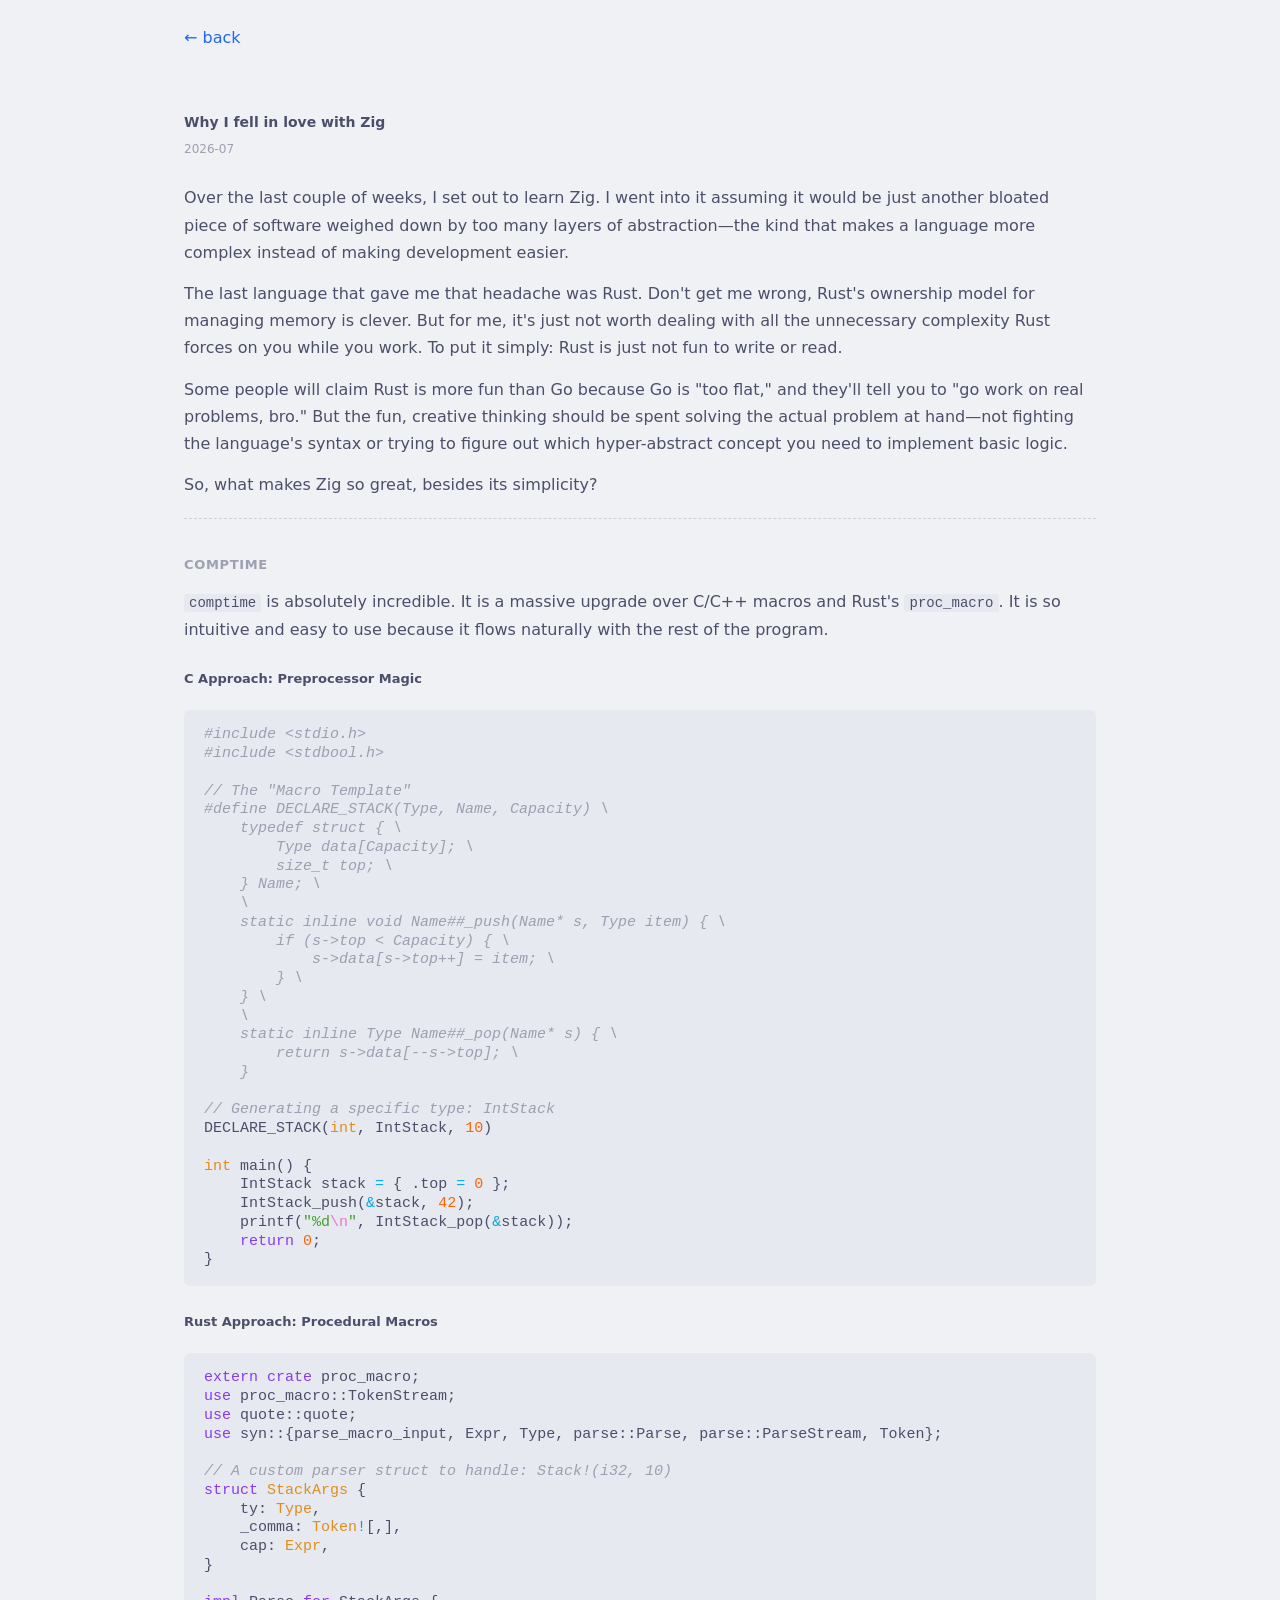
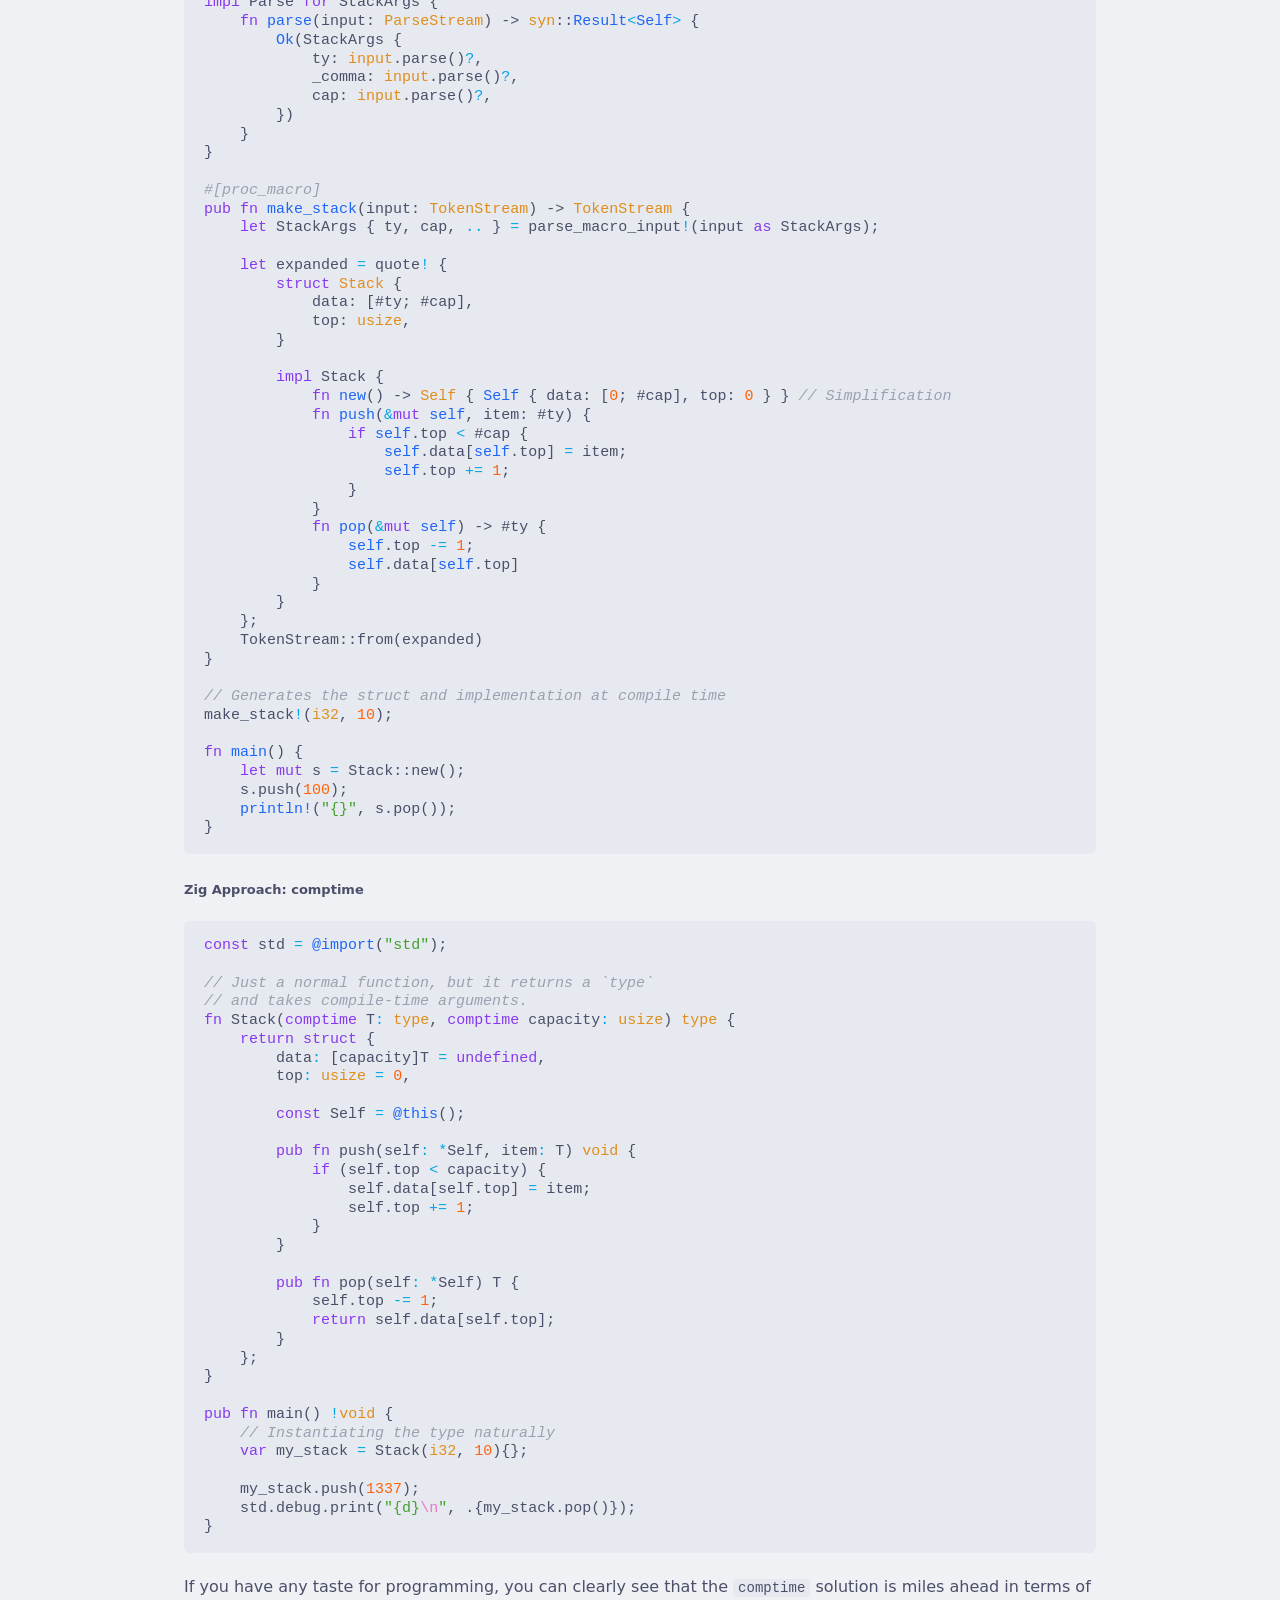
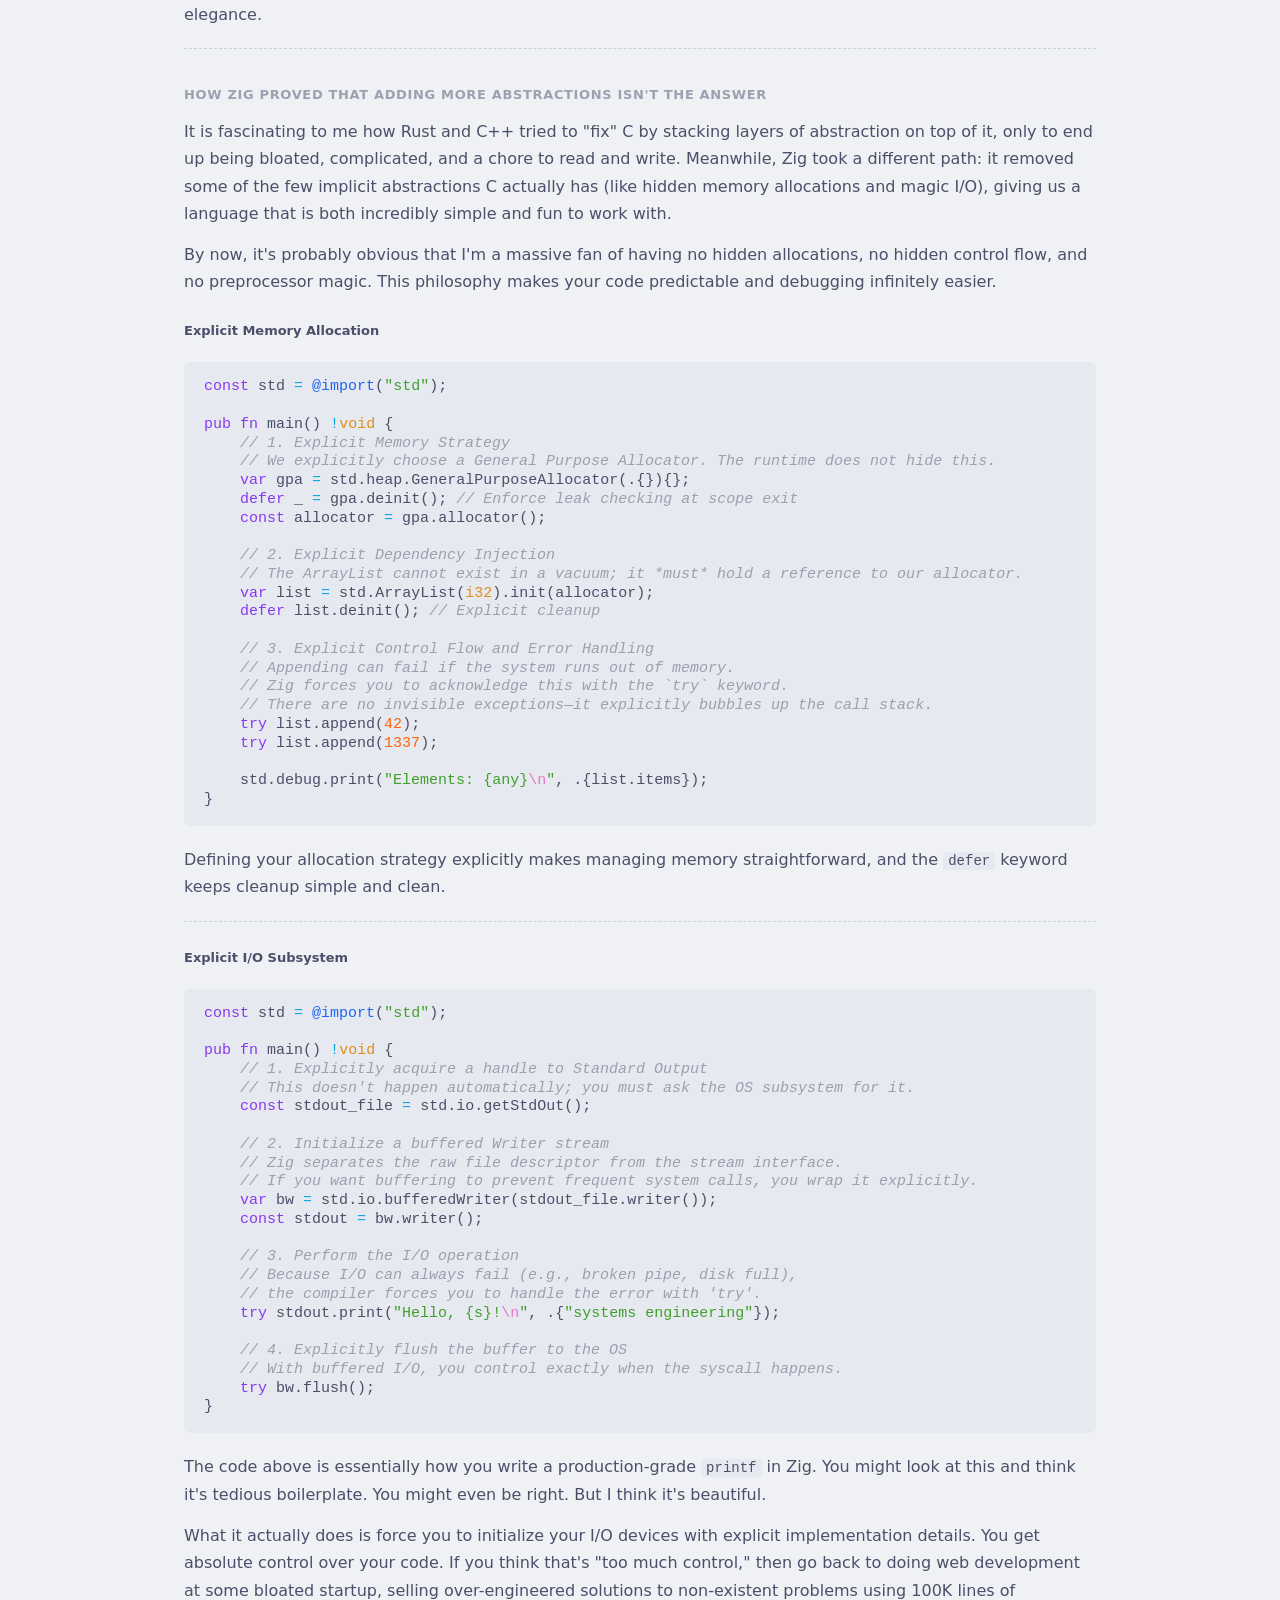
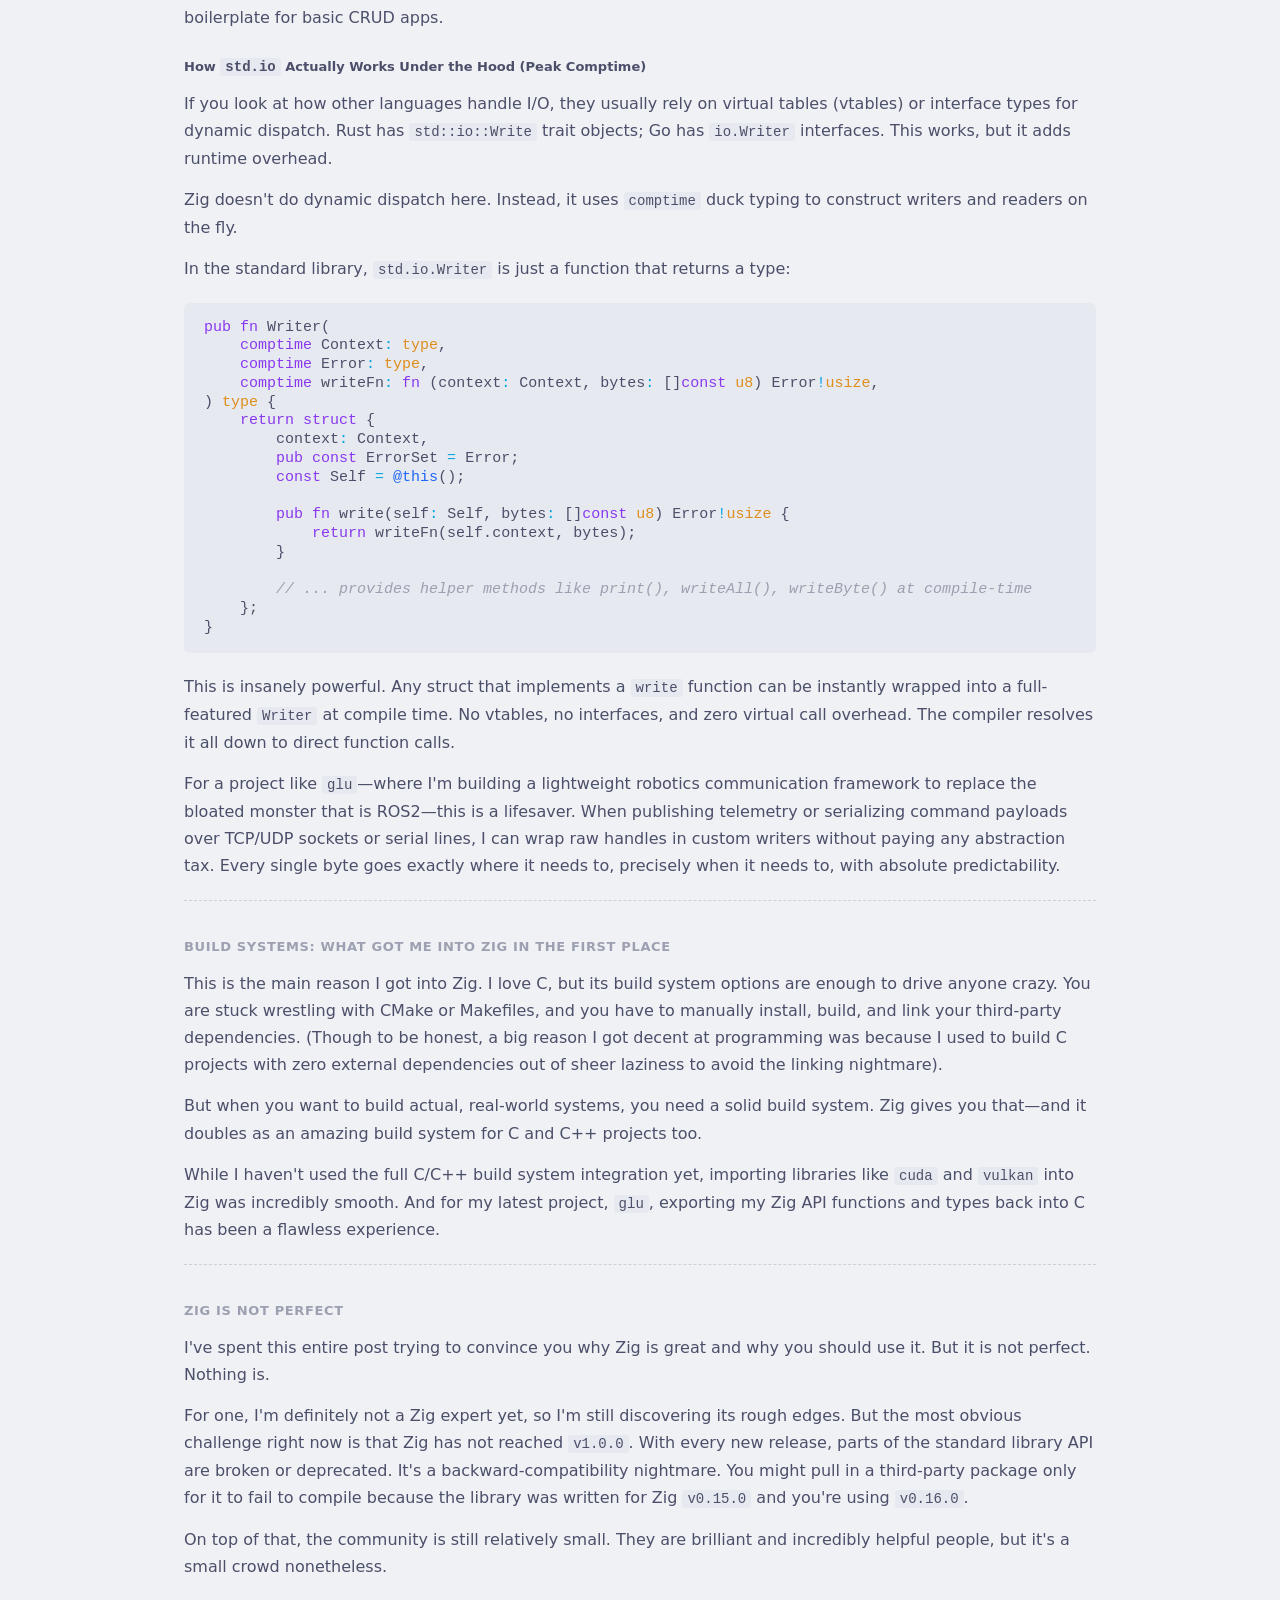
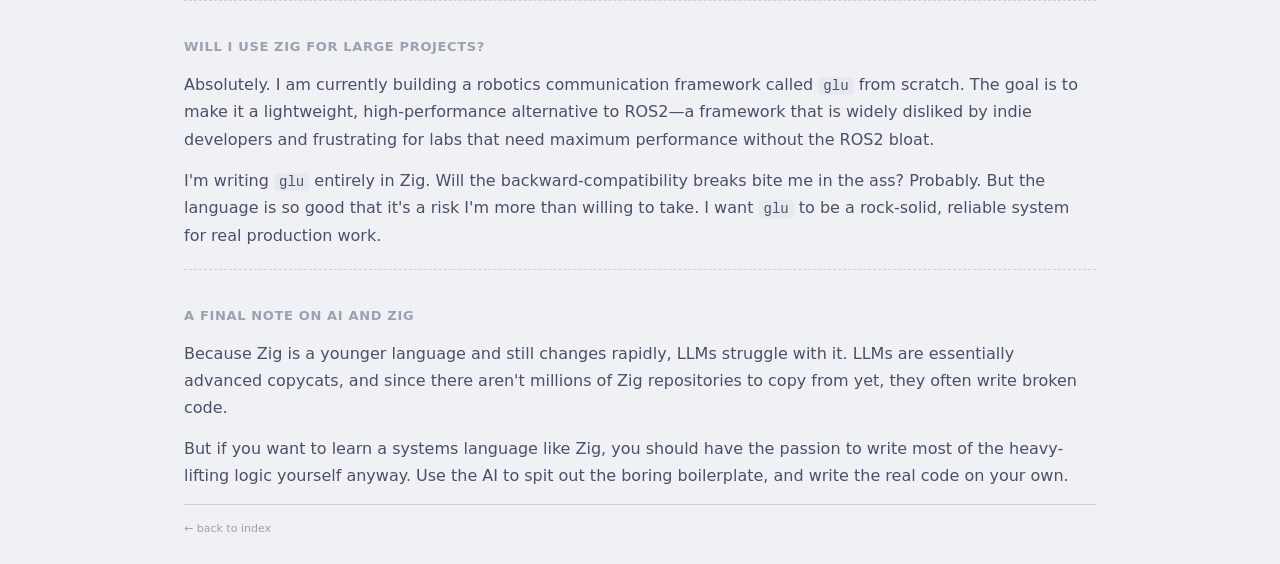
<file: posts/2026-07-zig.html>
<!DOCTYPE html>
<html lang="en">
<head>
    <meta charset="UTF-8">
    <meta name="viewport" content="width=device-width, initial-scale=1.0">
    <title>Why I fell in love with Zig — Systems &amp; ML Engineer</title>
    <link rel="stylesheet" href="../style.css">
    <link rel="stylesheet" href="../pygments.css">
</head>
<body>
    <nav><a href="../index.html">← back</a></nav>

    <main>
        <article>
            <h1 class="post-title">Why I fell in love with Zig</h1>
            <div class="post-meta">2026-07</div>
            <p>Over the last couple of weeks, I set out to learn Zig. I went into it assuming it would be just another bloated piece of software weighed down by too many layers of abstraction—the kind that makes a language more complex instead of making development easier. </p>
<p>The last language that gave me that headache was Rust. Don't get me wrong, Rust's ownership model for managing memory is clever. But for me, it's just not worth dealing with all the unnecessary complexity Rust forces on you while you work. To put it simply: Rust is just not fun to write or read. </p>
<p>Some people will claim Rust is more fun than Go because Go is "too flat," and they'll tell you to "go work on real problems, bro." But the fun, creative thinking should be spent solving the actual problem at hand—not fighting the language's syntax or trying to figure out which hyper-abstract concept you need to implement basic logic.</p>
<p>So, what makes Zig so great, besides its simplicity?</p>
<hr />
<h2>comptime</h2>
<p><code>comptime</code> is absolutely incredible. It is a massive upgrade over C/C++ macros and Rust's <code>proc_macro</code>. It is so intuitive and easy to use because it flows naturally with the rest of the program.</p>
<h3>C Approach: Preprocessor Magic</h3>
<div class="codehilite"><pre><span></span><code><span class="cp">#include</span><span class="w"> </span><span class="cpf">&lt;stdio.h&gt;</span>
<span class="cp">#include</span><span class="w"> </span><span class="cpf">&lt;stdbool.h&gt;</span>

<span class="c1">// The &quot;Macro Template&quot;</span>
<span class="cp">#define DECLARE_STACK(Type, Name, Capacity) \</span>
<span class="cp">    typedef struct { \</span>
<span class="cp">        Type data[Capacity]; \</span>
<span class="cp">        size_t top; \</span>
<span class="cp">    } Name; \</span>
<span class="cp">    \</span>
<span class="cp">    static inline void Name##_push(Name* s, Type item) { \</span>
<span class="cp">        if (s-&gt;top &lt; Capacity) { \</span>
<span class="cp">            s-&gt;data[s-&gt;top++] = item; \</span>
<span class="cp">        } \</span>
<span class="cp">    } \</span>
<span class="cp">    \</span>
<span class="cp">    static inline Type Name##_pop(Name* s) { \</span>
<span class="cp">        return s-&gt;data[--s-&gt;top]; \</span>
<span class="cp">    }</span>

<span class="c1">// Generating a specific type: IntStack</span>
<span class="n">DECLARE_STACK</span><span class="p">(</span><span class="kt">int</span><span class="p">,</span><span class="w"> </span><span class="n">IntStack</span><span class="p">,</span><span class="w"> </span><span class="mi">10</span><span class="p">)</span>

<span class="kt">int</span><span class="w"> </span><span class="n">main</span><span class="p">()</span><span class="w"> </span><span class="p">{</span>
<span class="w">    </span><span class="n">IntStack</span><span class="w"> </span><span class="n">stack</span><span class="w"> </span><span class="o">=</span><span class="w"> </span><span class="p">{</span><span class="w"> </span><span class="p">.</span><span class="n">top</span><span class="w"> </span><span class="o">=</span><span class="w"> </span><span class="mi">0</span><span class="w"> </span><span class="p">};</span>
<span class="w">    </span><span class="n">IntStack_push</span><span class="p">(</span><span class="o">&amp;</span><span class="n">stack</span><span class="p">,</span><span class="w"> </span><span class="mi">42</span><span class="p">);</span>
<span class="w">    </span><span class="n">printf</span><span class="p">(</span><span class="s">&quot;%d</span><span class="se">\n</span><span class="s">&quot;</span><span class="p">,</span><span class="w"> </span><span class="n">IntStack_pop</span><span class="p">(</span><span class="o">&amp;</span><span class="n">stack</span><span class="p">));</span>
<span class="w">    </span><span class="k">return</span><span class="w"> </span><span class="mi">0</span><span class="p">;</span>
<span class="p">}</span>
</code></pre></div>

<h3>Rust Approach: Procedural Macros</h3>
<div class="codehilite"><pre><span></span><code><span class="k">extern</span><span class="w"> </span><span class="k">crate</span><span class="w"> </span><span class="n">proc_macro</span><span class="p">;</span>
<span class="k">use</span><span class="w"> </span><span class="n">proc_macro</span><span class="p">::</span><span class="n">TokenStream</span><span class="p">;</span>
<span class="k">use</span><span class="w"> </span><span class="n">quote</span><span class="p">::</span><span class="n">quote</span><span class="p">;</span>
<span class="k">use</span><span class="w"> </span><span class="n">syn</span><span class="p">::{</span><span class="n">parse_macro_input</span><span class="p">,</span><span class="w"> </span><span class="n">Expr</span><span class="p">,</span><span class="w"> </span><span class="n">Type</span><span class="p">,</span><span class="w"> </span><span class="n">parse</span><span class="p">::</span><span class="n">Parse</span><span class="p">,</span><span class="w"> </span><span class="n">parse</span><span class="p">::</span><span class="n">ParseStream</span><span class="p">,</span><span class="w"> </span><span class="n">Token</span><span class="p">};</span>

<span class="c1">// A custom parser struct to handle: Stack!(i32, 10)</span>
<span class="k">struct</span><span class="w"> </span><span class="nc">StackArgs</span><span class="w"> </span><span class="p">{</span>
<span class="w">    </span><span class="n">ty</span><span class="p">:</span><span class="w"> </span><span class="nc">Type</span><span class="p">,</span>
<span class="w">    </span><span class="n">_comma</span><span class="p">:</span><span class="w"> </span><span class="nc">Token</span><span class="o">!</span><span class="p">[,],</span>
<span class="w">    </span><span class="n">cap</span><span class="p">:</span><span class="w"> </span><span class="nc">Expr</span><span class="p">,</span>
<span class="p">}</span>

<span class="k">impl</span><span class="w"> </span><span class="n">Parse</span><span class="w"> </span><span class="k">for</span><span class="w"> </span><span class="n">StackArgs</span><span class="w"> </span><span class="p">{</span>
<span class="w">    </span><span class="k">fn</span><span class="w"> </span><span class="nf">parse</span><span class="p">(</span><span class="n">input</span><span class="p">:</span><span class="w"> </span><span class="nc">ParseStream</span><span class="p">)</span><span class="w"> </span><span class="p">-&gt;</span><span class="w"> </span><span class="nc">syn</span><span class="p">::</span><span class="nb">Result</span><span class="o">&lt;</span><span class="bp">Self</span><span class="o">&gt;</span><span class="w"> </span><span class="p">{</span>
<span class="w">        </span><span class="nb">Ok</span><span class="p">(</span><span class="n">StackArgs</span><span class="w"> </span><span class="p">{</span>
<span class="w">            </span><span class="n">ty</span><span class="p">:</span><span class="w"> </span><span class="nc">input</span><span class="p">.</span><span class="n">parse</span><span class="p">()</span><span class="o">?</span><span class="p">,</span>
<span class="w">            </span><span class="n">_comma</span><span class="p">:</span><span class="w"> </span><span class="nc">input</span><span class="p">.</span><span class="n">parse</span><span class="p">()</span><span class="o">?</span><span class="p">,</span>
<span class="w">            </span><span class="n">cap</span><span class="p">:</span><span class="w"> </span><span class="nc">input</span><span class="p">.</span><span class="n">parse</span><span class="p">()</span><span class="o">?</span><span class="p">,</span>
<span class="w">        </span><span class="p">})</span>
<span class="w">    </span><span class="p">}</span>
<span class="p">}</span>

<span class="cp">#[proc_macro]</span>
<span class="k">pub</span><span class="w"> </span><span class="k">fn</span><span class="w"> </span><span class="nf">make_stack</span><span class="p">(</span><span class="n">input</span><span class="p">:</span><span class="w"> </span><span class="nc">TokenStream</span><span class="p">)</span><span class="w"> </span><span class="p">-&gt;</span><span class="w"> </span><span class="nc">TokenStream</span><span class="w"> </span><span class="p">{</span>
<span class="w">    </span><span class="kd">let</span><span class="w"> </span><span class="n">StackArgs</span><span class="w"> </span><span class="p">{</span><span class="w"> </span><span class="n">ty</span><span class="p">,</span><span class="w"> </span><span class="n">cap</span><span class="p">,</span><span class="w"> </span><span class="o">..</span><span class="w"> </span><span class="p">}</span><span class="w"> </span><span class="o">=</span><span class="w"> </span><span class="n">parse_macro_input</span><span class="o">!</span><span class="p">(</span><span class="n">input</span><span class="w"> </span><span class="k">as</span><span class="w"> </span><span class="n">StackArgs</span><span class="p">);</span>

<span class="w">    </span><span class="kd">let</span><span class="w"> </span><span class="n">expanded</span><span class="w"> </span><span class="o">=</span><span class="w"> </span><span class="n">quote</span><span class="o">!</span><span class="w"> </span><span class="p">{</span>
<span class="w">        </span><span class="k">struct</span><span class="w"> </span><span class="nc">Stack</span><span class="w"> </span><span class="p">{</span>
<span class="w">            </span><span class="n">data</span><span class="p">:</span><span class="w"> </span><span class="p">[#</span><span class="n">ty</span><span class="p">;</span><span class="w"> </span><span class="p">#</span><span class="n">cap</span><span class="p">],</span>
<span class="w">            </span><span class="n">top</span><span class="p">:</span><span class="w"> </span><span class="kt">usize</span><span class="p">,</span>
<span class="w">        </span><span class="p">}</span>

<span class="w">        </span><span class="k">impl</span><span class="w"> </span><span class="n">Stack</span><span class="w"> </span><span class="p">{</span>
<span class="w">            </span><span class="k">fn</span><span class="w"> </span><span class="nf">new</span><span class="p">()</span><span class="w"> </span><span class="p">-&gt;</span><span class="w"> </span><span class="nc">Self</span><span class="w"> </span><span class="p">{</span><span class="w"> </span><span class="bp">Self</span><span class="w"> </span><span class="p">{</span><span class="w"> </span><span class="n">data</span><span class="p">:</span><span class="w"> </span><span class="p">[</span><span class="mi">0</span><span class="p">;</span><span class="w"> </span><span class="p">#</span><span class="n">cap</span><span class="p">],</span><span class="w"> </span><span class="n">top</span><span class="p">:</span><span class="w"> </span><span class="mi">0</span><span class="w"> </span><span class="p">}</span><span class="w"> </span><span class="p">}</span><span class="w"> </span><span class="c1">// Simplification</span>
<span class="w">            </span><span class="k">fn</span><span class="w"> </span><span class="nf">push</span><span class="p">(</span><span class="o">&amp;</span><span class="k">mut</span><span class="w"> </span><span class="bp">self</span><span class="p">,</span><span class="w"> </span><span class="n">item</span><span class="p">:</span><span class="w"> </span><span class="p">#</span><span class="n">ty</span><span class="p">)</span><span class="w"> </span><span class="p">{</span>
<span class="w">                </span><span class="k">if</span><span class="w"> </span><span class="bp">self</span><span class="p">.</span><span class="n">top</span><span class="w"> </span><span class="o">&lt;</span><span class="w"> </span><span class="p">#</span><span class="n">cap</span><span class="w"> </span><span class="p">{</span>
<span class="w">                    </span><span class="bp">self</span><span class="p">.</span><span class="n">data</span><span class="p">[</span><span class="bp">self</span><span class="p">.</span><span class="n">top</span><span class="p">]</span><span class="w"> </span><span class="o">=</span><span class="w"> </span><span class="n">item</span><span class="p">;</span>
<span class="w">                    </span><span class="bp">self</span><span class="p">.</span><span class="n">top</span><span class="w"> </span><span class="o">+=</span><span class="w"> </span><span class="mi">1</span><span class="p">;</span>
<span class="w">                </span><span class="p">}</span>
<span class="w">            </span><span class="p">}</span>
<span class="w">            </span><span class="k">fn</span><span class="w"> </span><span class="nf">pop</span><span class="p">(</span><span class="o">&amp;</span><span class="k">mut</span><span class="w"> </span><span class="bp">self</span><span class="p">)</span><span class="w"> </span><span class="p">-&gt;</span><span class="w"> </span><span class="p">#</span><span class="n">ty</span><span class="w"> </span><span class="p">{</span>
<span class="w">                </span><span class="bp">self</span><span class="p">.</span><span class="n">top</span><span class="w"> </span><span class="o">-=</span><span class="w"> </span><span class="mi">1</span><span class="p">;</span>
<span class="w">                </span><span class="bp">self</span><span class="p">.</span><span class="n">data</span><span class="p">[</span><span class="bp">self</span><span class="p">.</span><span class="n">top</span><span class="p">]</span>
<span class="w">            </span><span class="p">}</span>
<span class="w">        </span><span class="p">}</span>
<span class="w">    </span><span class="p">};</span>
<span class="w">    </span><span class="n">TokenStream</span><span class="p">::</span><span class="n">from</span><span class="p">(</span><span class="n">expanded</span><span class="p">)</span>
<span class="p">}</span>

<span class="c1">// Generates the struct and implementation at compile time</span>
<span class="n">make_stack</span><span class="o">!</span><span class="p">(</span><span class="kt">i32</span><span class="p">,</span><span class="w"> </span><span class="mi">10</span><span class="p">);</span><span class="w"> </span>

<span class="k">fn</span><span class="w"> </span><span class="nf">main</span><span class="p">()</span><span class="w"> </span><span class="p">{</span>
<span class="w">    </span><span class="kd">let</span><span class="w"> </span><span class="k">mut</span><span class="w"> </span><span class="n">s</span><span class="w"> </span><span class="o">=</span><span class="w"> </span><span class="n">Stack</span><span class="p">::</span><span class="n">new</span><span class="p">();</span>
<span class="w">    </span><span class="n">s</span><span class="p">.</span><span class="n">push</span><span class="p">(</span><span class="mi">100</span><span class="p">);</span>
<span class="w">    </span><span class="fm">println!</span><span class="p">(</span><span class="s">&quot;{}&quot;</span><span class="p">,</span><span class="w"> </span><span class="n">s</span><span class="p">.</span><span class="n">pop</span><span class="p">());</span>
<span class="p">}</span>
</code></pre></div>

<h3>Zig Approach: comptime</h3>
<div class="codehilite"><pre><span></span><code><span class="kr">const</span><span class="w"> </span><span class="n">std</span><span class="w"> </span><span class="o">=</span><span class="w"> </span><span class="nb">@import</span><span class="p">(</span><span class="s">&quot;std&quot;</span><span class="p">);</span>

<span class="c1">// Just a normal function, but it returns a `type` </span>
<span class="c1">// and takes compile-time arguments.</span>
<span class="k">fn</span><span class="w"> </span><span class="n">Stack</span><span class="p">(</span><span class="kr">comptime</span><span class="w"> </span><span class="n">T</span><span class="o">:</span><span class="w"> </span><span class="kt">type</span><span class="p">,</span><span class="w"> </span><span class="kr">comptime</span><span class="w"> </span><span class="n">capacity</span><span class="o">:</span><span class="w"> </span><span class="kt">usize</span><span class="p">)</span><span class="w"> </span><span class="kt">type</span><span class="w"> </span><span class="p">{</span>
<span class="w">    </span><span class="k">return</span><span class="w"> </span><span class="k">struct</span><span class="w"> </span><span class="p">{</span>
<span class="w">        </span><span class="n">data</span><span class="o">:</span><span class="w"> </span><span class="p">[</span><span class="n">capacity</span><span class="p">]</span><span class="n">T</span><span class="w"> </span><span class="o">=</span><span class="w"> </span><span class="kc">undefined</span><span class="p">,</span>
<span class="w">        </span><span class="n">top</span><span class="o">:</span><span class="w"> </span><span class="kt">usize</span><span class="w"> </span><span class="o">=</span><span class="w"> </span><span class="mi">0</span><span class="p">,</span>

<span class="w">        </span><span class="kr">const</span><span class="w"> </span><span class="n">Self</span><span class="w"> </span><span class="o">=</span><span class="w"> </span><span class="nb">@this</span><span class="p">();</span>

<span class="w">        </span><span class="kr">pub</span><span class="w"> </span><span class="k">fn</span><span class="w"> </span><span class="n">push</span><span class="p">(</span><span class="n">self</span><span class="o">:</span><span class="w"> </span><span class="o">*</span><span class="n">Self</span><span class="p">,</span><span class="w"> </span><span class="n">item</span><span class="o">:</span><span class="w"> </span><span class="n">T</span><span class="p">)</span><span class="w"> </span><span class="kt">void</span><span class="w"> </span><span class="p">{</span>
<span class="w">            </span><span class="k">if</span><span class="w"> </span><span class="p">(</span><span class="n">self</span><span class="p">.</span><span class="n">top</span><span class="w"> </span><span class="o">&lt;</span><span class="w"> </span><span class="n">capacity</span><span class="p">)</span><span class="w"> </span><span class="p">{</span>
<span class="w">                </span><span class="n">self</span><span class="p">.</span><span class="n">data</span><span class="p">[</span><span class="n">self</span><span class="p">.</span><span class="n">top</span><span class="p">]</span><span class="w"> </span><span class="o">=</span><span class="w"> </span><span class="n">item</span><span class="p">;</span>
<span class="w">                </span><span class="n">self</span><span class="p">.</span><span class="n">top</span><span class="w"> </span><span class="o">+=</span><span class="w"> </span><span class="mi">1</span><span class="p">;</span>
<span class="w">            </span><span class="p">}</span>
<span class="w">        </span><span class="p">}</span>

<span class="w">        </span><span class="kr">pub</span><span class="w"> </span><span class="k">fn</span><span class="w"> </span><span class="n">pop</span><span class="p">(</span><span class="n">self</span><span class="o">:</span><span class="w"> </span><span class="o">*</span><span class="n">Self</span><span class="p">)</span><span class="w"> </span><span class="n">T</span><span class="w"> </span><span class="p">{</span>
<span class="w">            </span><span class="n">self</span><span class="p">.</span><span class="n">top</span><span class="w"> </span><span class="o">-=</span><span class="w"> </span><span class="mi">1</span><span class="p">;</span>
<span class="w">            </span><span class="k">return</span><span class="w"> </span><span class="n">self</span><span class="p">.</span><span class="n">data</span><span class="p">[</span><span class="n">self</span><span class="p">.</span><span class="n">top</span><span class="p">];</span>
<span class="w">        </span><span class="p">}</span>
<span class="w">    </span><span class="p">};</span>
<span class="p">}</span>

<span class="kr">pub</span><span class="w"> </span><span class="k">fn</span><span class="w"> </span><span class="n">main</span><span class="p">()</span><span class="w"> </span><span class="o">!</span><span class="kt">void</span><span class="w"> </span><span class="p">{</span>
<span class="w">    </span><span class="c1">// Instantiating the type naturally</span>
<span class="w">    </span><span class="kr">var</span><span class="w"> </span><span class="n">my_stack</span><span class="w"> </span><span class="o">=</span><span class="w"> </span><span class="n">Stack</span><span class="p">(</span><span class="kt">i32</span><span class="p">,</span><span class="w"> </span><span class="mi">10</span><span class="p">){};</span>

<span class="w">    </span><span class="n">my_stack</span><span class="p">.</span><span class="n">push</span><span class="p">(</span><span class="mi">1337</span><span class="p">);</span>
<span class="w">    </span><span class="n">std</span><span class="p">.</span><span class="n">debug</span><span class="p">.</span><span class="n">print</span><span class="p">(</span><span class="s">&quot;{d}</span><span class="se">\n</span><span class="s">&quot;</span><span class="p">,</span><span class="w"> </span><span class="p">.{</span><span class="n">my_stack</span><span class="p">.</span><span class="n">pop</span><span class="p">()});</span>
<span class="p">}</span>
</code></pre></div>

<p>If you have any taste for programming, you can clearly see that the <code>comptime</code> solution is miles ahead in terms of elegance.</p>
<hr />
<h2>How Zig Proved That Adding More Abstractions Isn't the Answer</h2>
<p>It is fascinating to me how Rust and C++ tried to "fix" C by stacking layers of abstraction on top of it, only to end up being bloated, complicated, and a chore to read and write. Meanwhile, Zig took a different path: it removed some of the few implicit abstractions C actually has (like hidden memory allocations and magic I/O), giving us a language that is both incredibly simple and fun to work with.</p>
<p>By now, it's probably obvious that I'm a massive fan of having no hidden allocations, no hidden control flow, and no preprocessor magic. This philosophy makes your code predictable and debugging infinitely easier.</p>
<h3>Explicit Memory Allocation</h3>
<div class="codehilite"><pre><span></span><code><span class="kr">const</span><span class="w"> </span><span class="n">std</span><span class="w"> </span><span class="o">=</span><span class="w"> </span><span class="nb">@import</span><span class="p">(</span><span class="s">&quot;std&quot;</span><span class="p">);</span>

<span class="kr">pub</span><span class="w"> </span><span class="k">fn</span><span class="w"> </span><span class="n">main</span><span class="p">()</span><span class="w"> </span><span class="o">!</span><span class="kt">void</span><span class="w"> </span><span class="p">{</span>
<span class="w">    </span><span class="c1">// 1. Explicit Memory Strategy</span>
<span class="w">    </span><span class="c1">// We explicitly choose a General Purpose Allocator. The runtime does not hide this.</span>
<span class="w">    </span><span class="kr">var</span><span class="w"> </span><span class="n">gpa</span><span class="w"> </span><span class="o">=</span><span class="w"> </span><span class="n">std</span><span class="p">.</span><span class="n">heap</span><span class="p">.</span><span class="n">GeneralPurposeAllocator</span><span class="p">(.{}){};</span>
<span class="w">    </span><span class="k">defer</span><span class="w"> </span><span class="n">_</span><span class="w"> </span><span class="o">=</span><span class="w"> </span><span class="n">gpa</span><span class="p">.</span><span class="n">deinit</span><span class="p">();</span><span class="w"> </span><span class="c1">// Enforce leak checking at scope exit</span>
<span class="w">    </span><span class="kr">const</span><span class="w"> </span><span class="n">allocator</span><span class="w"> </span><span class="o">=</span><span class="w"> </span><span class="n">gpa</span><span class="p">.</span><span class="n">allocator</span><span class="p">();</span>

<span class="w">    </span><span class="c1">// 2. Explicit Dependency Injection</span>
<span class="w">    </span><span class="c1">// The ArrayList cannot exist in a vacuum; it *must* hold a reference to our allocator.</span>
<span class="w">    </span><span class="kr">var</span><span class="w"> </span><span class="n">list</span><span class="w"> </span><span class="o">=</span><span class="w"> </span><span class="n">std</span><span class="p">.</span><span class="n">ArrayList</span><span class="p">(</span><span class="kt">i32</span><span class="p">).</span><span class="n">init</span><span class="p">(</span><span class="n">allocator</span><span class="p">);</span>
<span class="w">    </span><span class="k">defer</span><span class="w"> </span><span class="n">list</span><span class="p">.</span><span class="n">deinit</span><span class="p">();</span><span class="w"> </span><span class="c1">// Explicit cleanup</span>

<span class="w">    </span><span class="c1">// 3. Explicit Control Flow and Error Handling</span>
<span class="w">    </span><span class="c1">// Appending can fail if the system runs out of memory. </span>
<span class="w">    </span><span class="c1">// Zig forces you to acknowledge this with the `try` keyword. </span>
<span class="w">    </span><span class="c1">// There are no invisible exceptions—it explicitly bubbles up the call stack.</span>
<span class="w">    </span><span class="k">try</span><span class="w"> </span><span class="n">list</span><span class="p">.</span><span class="n">append</span><span class="p">(</span><span class="mi">42</span><span class="p">);</span>
<span class="w">    </span><span class="k">try</span><span class="w"> </span><span class="n">list</span><span class="p">.</span><span class="n">append</span><span class="p">(</span><span class="mi">1337</span><span class="p">);</span>

<span class="w">    </span><span class="n">std</span><span class="p">.</span><span class="n">debug</span><span class="p">.</span><span class="n">print</span><span class="p">(</span><span class="s">&quot;Elements: {any}</span><span class="se">\n</span><span class="s">&quot;</span><span class="p">,</span><span class="w"> </span><span class="p">.{</span><span class="n">list</span><span class="p">.</span><span class="n">items</span><span class="p">});</span>
<span class="p">}</span>
</code></pre></div>

<p>Defining your allocation strategy explicitly makes managing memory straightforward, and the <code>defer</code> keyword keeps cleanup simple and clean.</p>
<hr />
<h3>Explicit I/O Subsystem</h3>
<div class="codehilite"><pre><span></span><code><span class="kr">const</span><span class="w"> </span><span class="n">std</span><span class="w"> </span><span class="o">=</span><span class="w"> </span><span class="nb">@import</span><span class="p">(</span><span class="s">&quot;std&quot;</span><span class="p">);</span>

<span class="kr">pub</span><span class="w"> </span><span class="k">fn</span><span class="w"> </span><span class="n">main</span><span class="p">()</span><span class="w"> </span><span class="o">!</span><span class="kt">void</span><span class="w"> </span><span class="p">{</span>
<span class="w">    </span><span class="c1">// 1. Explicitly acquire a handle to Standard Output</span>
<span class="w">    </span><span class="c1">// This doesn&#39;t happen automatically; you must ask the OS subsystem for it.</span>
<span class="w">    </span><span class="kr">const</span><span class="w"> </span><span class="n">stdout_file</span><span class="w"> </span><span class="o">=</span><span class="w"> </span><span class="n">std</span><span class="p">.</span><span class="n">io</span><span class="p">.</span><span class="n">getStdOut</span><span class="p">();</span>

<span class="w">    </span><span class="c1">// 2. Initialize a buffered Writer stream</span>
<span class="w">    </span><span class="c1">// Zig separates the raw file descriptor from the stream interface.</span>
<span class="w">    </span><span class="c1">// If you want buffering to prevent frequent system calls, you wrap it explicitly.</span>
<span class="w">    </span><span class="kr">var</span><span class="w"> </span><span class="n">bw</span><span class="w"> </span><span class="o">=</span><span class="w"> </span><span class="n">std</span><span class="p">.</span><span class="n">io</span><span class="p">.</span><span class="n">bufferedWriter</span><span class="p">(</span><span class="n">stdout_file</span><span class="p">.</span><span class="n">writer</span><span class="p">());</span>
<span class="w">    </span><span class="kr">const</span><span class="w"> </span><span class="n">stdout</span><span class="w"> </span><span class="o">=</span><span class="w"> </span><span class="n">bw</span><span class="p">.</span><span class="n">writer</span><span class="p">();</span>

<span class="w">    </span><span class="c1">// 3. Perform the I/O operation</span>
<span class="w">    </span><span class="c1">// Because I/O can always fail (e.g., broken pipe, disk full), </span>
<span class="w">    </span><span class="c1">// the compiler forces you to handle the error with &#39;try&#39;.</span>
<span class="w">    </span><span class="k">try</span><span class="w"> </span><span class="n">stdout</span><span class="p">.</span><span class="n">print</span><span class="p">(</span><span class="s">&quot;Hello, {s}!</span><span class="se">\n</span><span class="s">&quot;</span><span class="p">,</span><span class="w"> </span><span class="p">.{</span><span class="s">&quot;systems engineering&quot;</span><span class="p">});</span>

<span class="w">    </span><span class="c1">// 4. Explicitly flush the buffer to the OS</span>
<span class="w">    </span><span class="c1">// With buffered I/O, you control exactly when the syscall happens.</span>
<span class="w">    </span><span class="k">try</span><span class="w"> </span><span class="n">bw</span><span class="p">.</span><span class="n">flush</span><span class="p">();</span><span class="w"> </span>
<span class="p">}</span>
</code></pre></div>

<p>The code above is essentially how you write a production-grade <code>printf</code> in Zig. You might look at this and think it's tedious boilerplate. You might even be right. But I think it's beautiful. </p>
<p>What it actually does is force you to initialize your I/O devices with explicit implementation details. You get absolute control over your code. If you think that's "too much control," then go back to doing web development at some bloated startup, selling over-engineered solutions to non-existent problems using 100K lines of boilerplate for basic CRUD apps.</p>
<h3>How <code>std.io</code> Actually Works Under the Hood (Peak Comptime)</h3>
<p>If you look at how other languages handle I/O, they usually rely on virtual tables (vtables) or interface types for dynamic dispatch. Rust has <code>std::io::Write</code> trait objects; Go has <code>io.Writer</code> interfaces. This works, but it adds runtime overhead.</p>
<p>Zig doesn't do dynamic dispatch here. Instead, it uses <code>comptime</code> duck typing to construct writers and readers on the fly. </p>
<p>In the standard library, <code>std.io.Writer</code> is just a function that returns a type:</p>
<div class="codehilite"><pre><span></span><code><span class="kr">pub</span><span class="w"> </span><span class="k">fn</span><span class="w"> </span><span class="n">Writer</span><span class="p">(</span>
<span class="w">    </span><span class="kr">comptime</span><span class="w"> </span><span class="n">Context</span><span class="o">:</span><span class="w"> </span><span class="kt">type</span><span class="p">,</span>
<span class="w">    </span><span class="kr">comptime</span><span class="w"> </span><span class="n">Error</span><span class="o">:</span><span class="w"> </span><span class="kt">type</span><span class="p">,</span>
<span class="w">    </span><span class="kr">comptime</span><span class="w"> </span><span class="n">writeFn</span><span class="o">:</span><span class="w"> </span><span class="k">fn</span><span class="w"> </span><span class="p">(</span><span class="n">context</span><span class="o">:</span><span class="w"> </span><span class="n">Context</span><span class="p">,</span><span class="w"> </span><span class="n">bytes</span><span class="o">:</span><span class="w"> </span><span class="p">[]</span><span class="kr">const</span><span class="w"> </span><span class="kt">u8</span><span class="p">)</span><span class="w"> </span><span class="n">Error</span><span class="o">!</span><span class="kt">usize</span><span class="p">,</span>
<span class="p">)</span><span class="w"> </span><span class="kt">type</span><span class="w"> </span><span class="p">{</span>
<span class="w">    </span><span class="k">return</span><span class="w"> </span><span class="k">struct</span><span class="w"> </span><span class="p">{</span>
<span class="w">        </span><span class="n">context</span><span class="o">:</span><span class="w"> </span><span class="n">Context</span><span class="p">,</span>
<span class="w">        </span><span class="kr">pub</span><span class="w"> </span><span class="kr">const</span><span class="w"> </span><span class="n">ErrorSet</span><span class="w"> </span><span class="o">=</span><span class="w"> </span><span class="n">Error</span><span class="p">;</span>
<span class="w">        </span><span class="kr">const</span><span class="w"> </span><span class="n">Self</span><span class="w"> </span><span class="o">=</span><span class="w"> </span><span class="nb">@this</span><span class="p">();</span>

<span class="w">        </span><span class="kr">pub</span><span class="w"> </span><span class="k">fn</span><span class="w"> </span><span class="n">write</span><span class="p">(</span><span class="n">self</span><span class="o">:</span><span class="w"> </span><span class="n">Self</span><span class="p">,</span><span class="w"> </span><span class="n">bytes</span><span class="o">:</span><span class="w"> </span><span class="p">[]</span><span class="kr">const</span><span class="w"> </span><span class="kt">u8</span><span class="p">)</span><span class="w"> </span><span class="n">Error</span><span class="o">!</span><span class="kt">usize</span><span class="w"> </span><span class="p">{</span>
<span class="w">            </span><span class="k">return</span><span class="w"> </span><span class="n">writeFn</span><span class="p">(</span><span class="n">self</span><span class="p">.</span><span class="n">context</span><span class="p">,</span><span class="w"> </span><span class="n">bytes</span><span class="p">);</span>
<span class="w">        </span><span class="p">}</span>

<span class="w">        </span><span class="c1">// ... provides helper methods like print(), writeAll(), writeByte() at compile-time</span>
<span class="w">    </span><span class="p">};</span>
<span class="p">}</span>
</code></pre></div>

<p>This is insanely powerful. Any struct that implements a <code>write</code> function can be instantly wrapped into a full-featured <code>Writer</code> at compile time. No vtables, no interfaces, and zero virtual call overhead. The compiler resolves it all down to direct function calls.</p>
<p>For a project like <code>glu</code>—where I'm building a lightweight robotics communication framework to replace the bloated monster that is ROS2—this is a lifesaver. When publishing telemetry or serializing command payloads over TCP/UDP sockets or serial lines, I can wrap raw handles in custom writers without paying any abstraction tax. Every single byte goes exactly where it needs to, precisely when it needs to, with absolute predictability.</p>
<hr />
<h2>Build Systems: What Got Me Into Zig in the First Place</h2>
<p>This is the main reason I got into Zig. I love C, but its build system options are enough to drive anyone crazy. You are stuck wrestling with CMake or Makefiles, and you have to manually install, build, and link your third-party dependencies. (Though to be honest, a big reason I got decent at programming was because I used to build C projects with zero external dependencies out of sheer laziness to avoid the linking nightmare). </p>
<p>But when you want to build actual, real-world systems, you need a solid build system. Zig gives you that—and it doubles as an amazing build system for C and C++ projects too.</p>
<p>While I haven't used the full C/C++ build system integration yet, importing libraries like <code>cuda</code> and <code>vulkan</code> into Zig was incredibly smooth. And for my latest project, <code>glu</code>, exporting my Zig API functions and types back into C has been a flawless experience.</p>
<hr />
<h2>Zig is Not Perfect</h2>
<p>I've spent this entire post trying to convince you why Zig is great and why you should use it. But it is not perfect. Nothing is.</p>
<p>For one, I'm definitely not a Zig expert yet, so I'm still discovering its rough edges. But the most obvious challenge right now is that Zig has not reached <code>v1.0.0</code>. With every new release, parts of the standard library API are broken or deprecated. It's a backward-compatibility nightmare. You might pull in a third-party package only for it to fail to compile because the library was written for Zig <code>v0.15.0</code> and you're using <code>v0.16.0</code>. </p>
<p>On top of that, the community is still relatively small. They are brilliant and incredibly helpful people, but it's a small crowd nonetheless.</p>
<hr />
<h2>Will I Use Zig for Large Projects?</h2>
<p>Absolutely. I am currently building a robotics communication framework called <code>glu</code> from scratch. The goal is to make it a lightweight, high-performance alternative to ROS2—a framework that is widely disliked by indie developers and frustrating for labs that need maximum performance without the ROS2 bloat. </p>
<p>I'm writing <code>glu</code> entirely in Zig. Will the backward-compatibility breaks bite me in the ass? Probably. But the language is so good that it's a risk I'm more than willing to take. I want <code>glu</code> to be a rock-solid, reliable system for real production work.</p>
<hr />
<h2>A Final Note on AI and Zig</h2>
<p>Because Zig is a younger language and still changes rapidly, LLMs struggle with it. LLMs are essentially advanced copycats, and since there aren't millions of Zig repositories to copy from yet, they often write broken code. </p>
<p>But if you want to learn a systems language like Zig, you should have the passion to write most of the heavy-lifting logic yourself anyway. Use the AI to spit out the boring boilerplate, and write the real code on your own.</p>
        </article>
    </main>

    <footer>
        <p><a href="../index.html">← back to index</a></p>
    </footer>
</body>
</html>
</file>
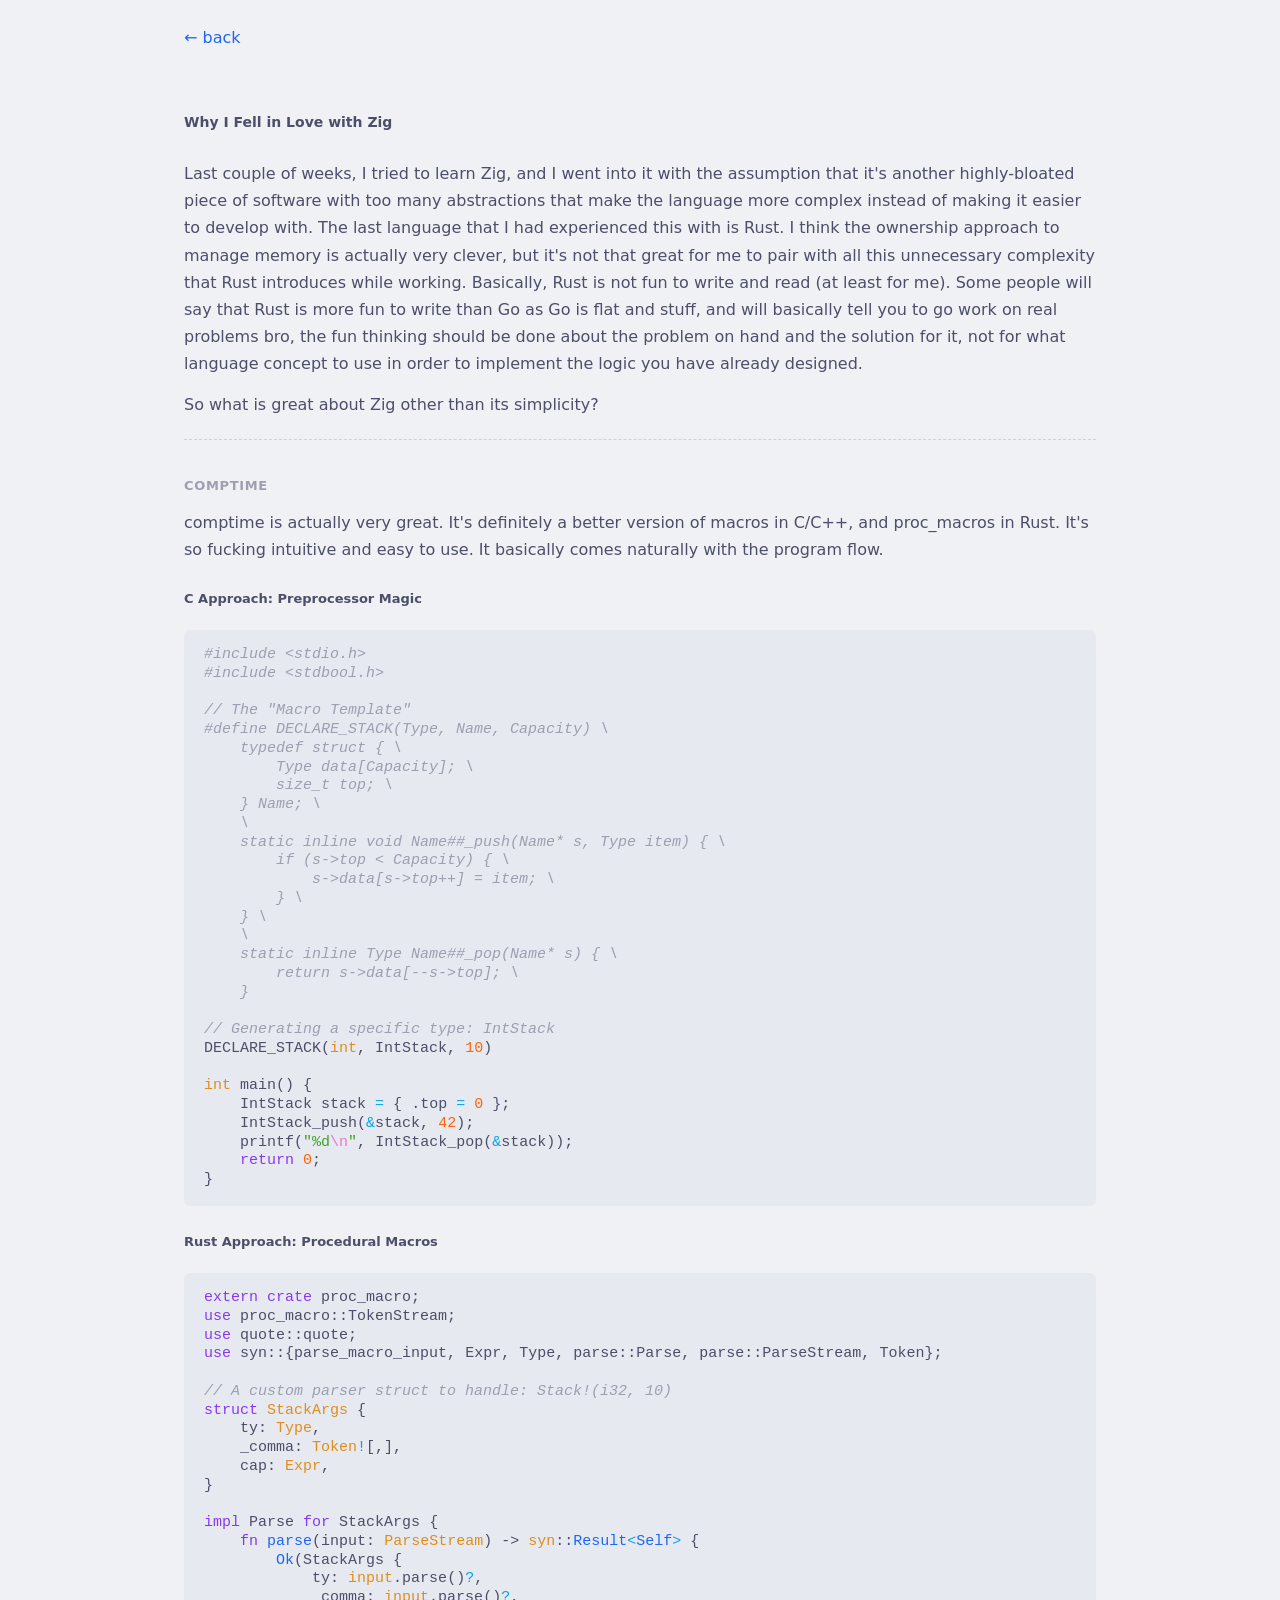
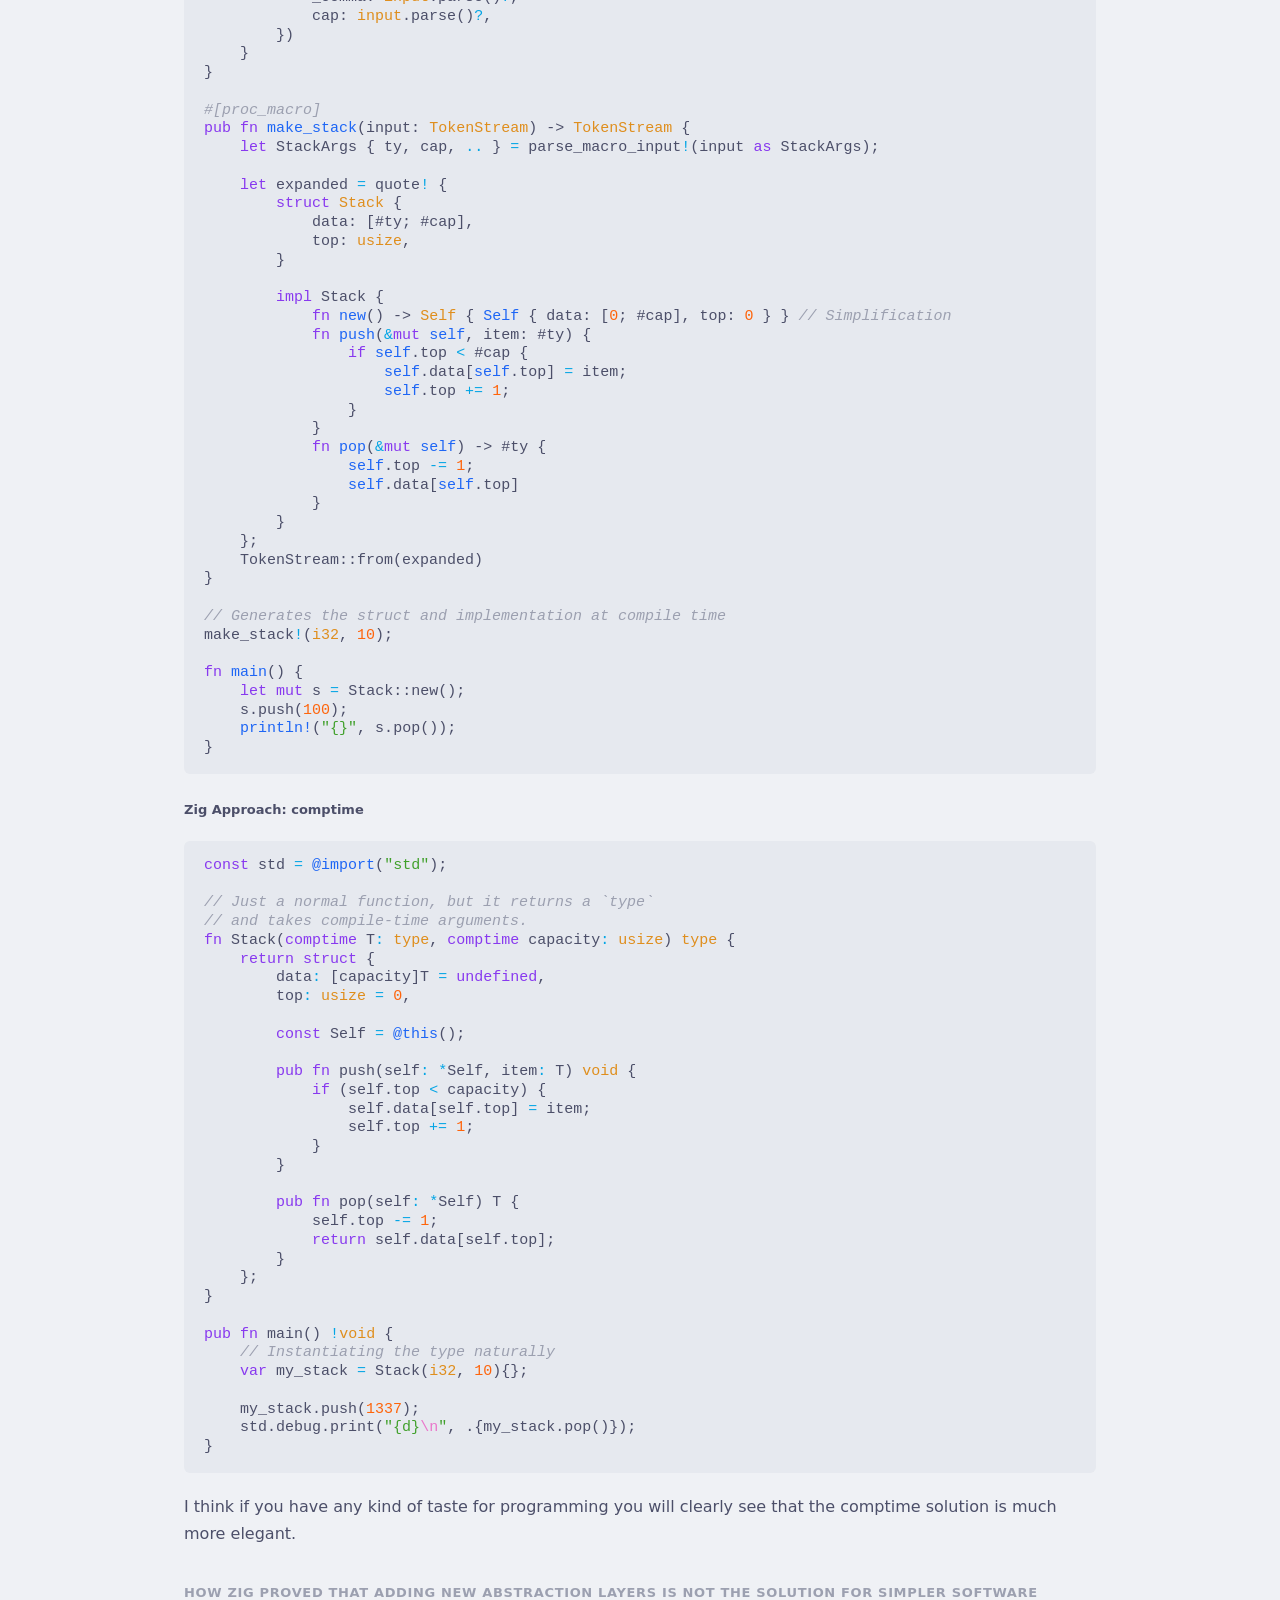
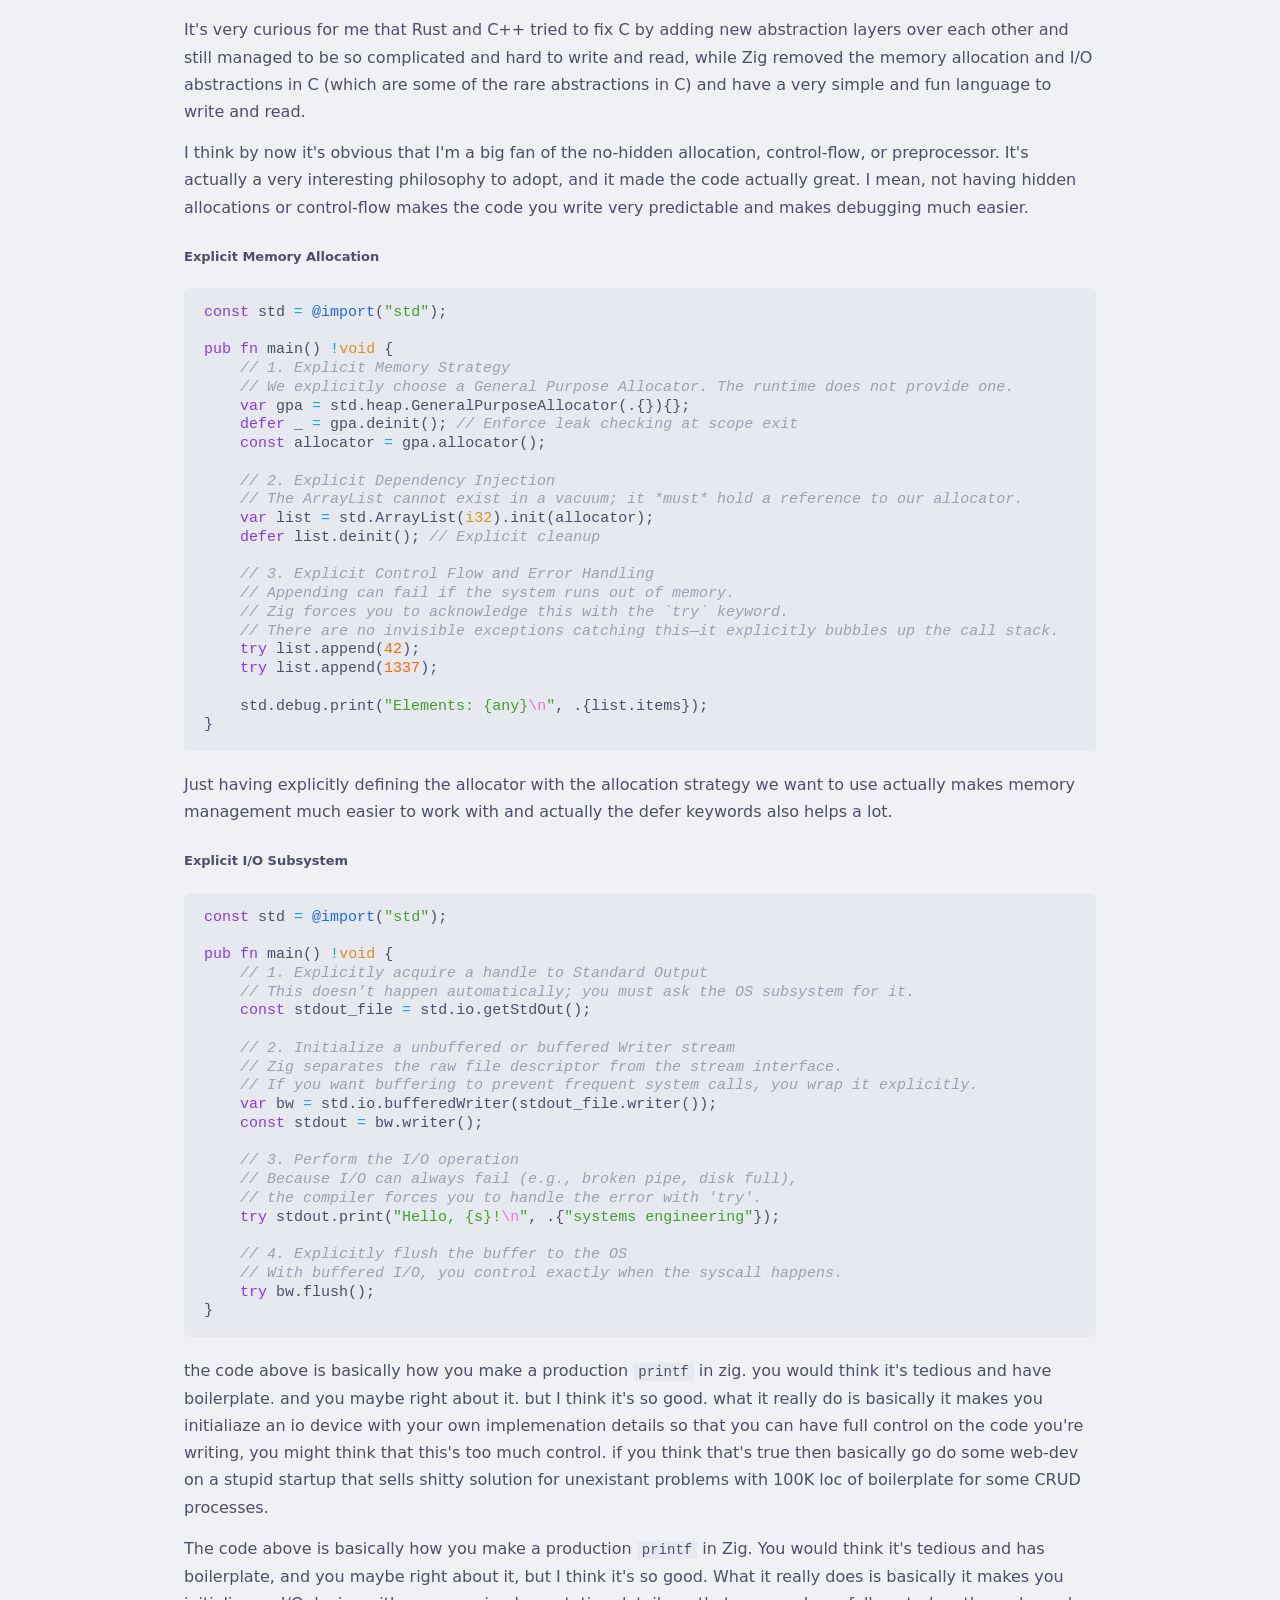
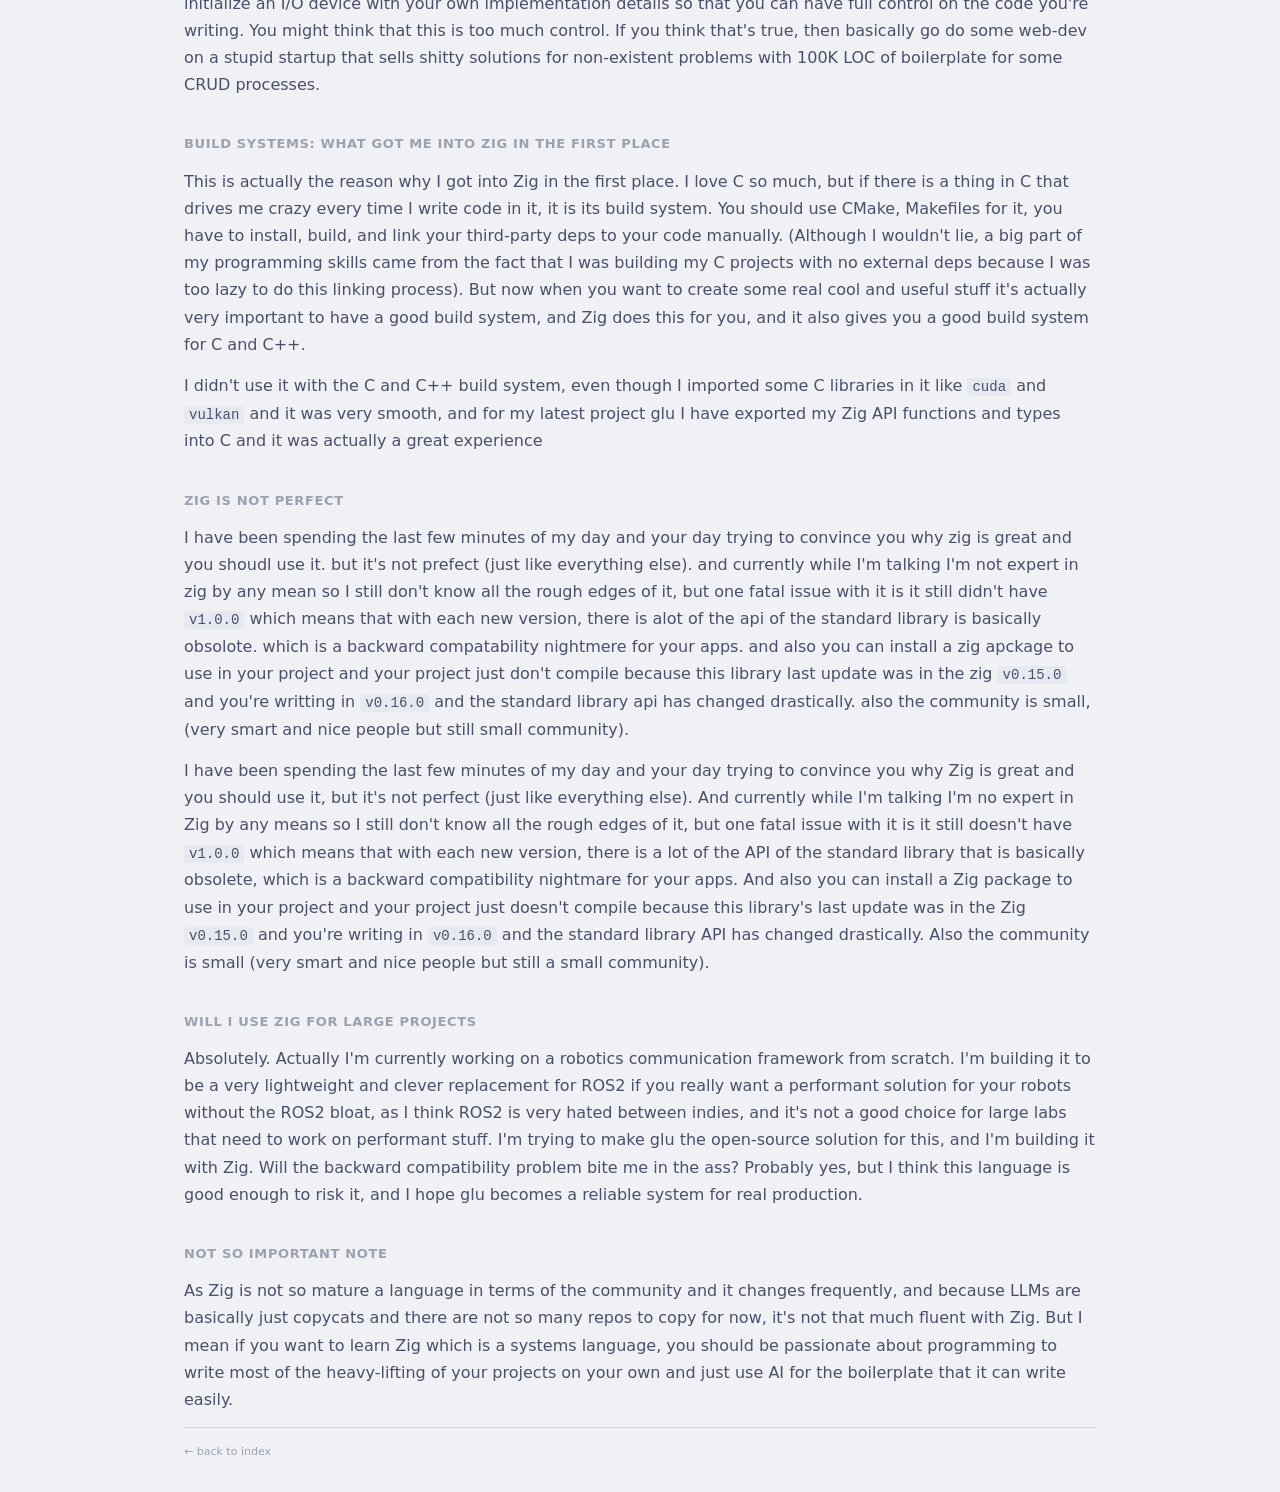
<file: posts/2026-7-zig.html>
<!DOCTYPE html>
<html lang="en">
<head>
    <meta charset="UTF-8">
    <meta name="viewport" content="width=device-width, initial-scale=1.0">
    <title>Why I Fell in Love with Zig — Systems &amp; ML Engineer</title>
    <link rel="stylesheet" href="../style.css">
    <link rel="stylesheet" href="../pygments.css">
</head>
<body>
    <nav><a href="../index.html">← back</a></nav>

    <main>
        <article>
            <h1 class="post-title">Why I Fell in Love with Zig</h1>
            <div class="post-meta"></div>
            <p>Last couple of weeks, I tried to learn Zig, and I went into it with the assumption that it's another highly-bloated piece of software with too many abstractions that make the language more complex instead of making it easier to develop with. The last language that I had experienced this with is Rust. I think the ownership approach to manage memory is actually very clever, but it's not that great for me to pair with all this unnecessary complexity that Rust introduces while working. Basically, Rust is not fun to write and read (at least for me). Some people will say that Rust is more fun to write than Go as Go is flat and stuff, and will basically tell you to go work on real problems bro, the fun thinking should be done about the problem on hand and the solution for it, not for what language concept to use in order to implement the logic you have already designed.</p>
<p>So what is great about Zig other than its simplicity?</p>
<hr />
<h2>comptime</h2>
<p>comptime is actually very great. It's definitely a better version of macros in C/C++, and proc_macros in Rust. It's so fucking intuitive and easy to use. It basically comes naturally with the program flow.</p>
<h3>C Approach: Preprocessor Magic</h3>
<div class="codehilite"><pre><span></span><code><span class="cp">#include</span><span class="w"> </span><span class="cpf">&lt;stdio.h&gt;</span>
<span class="cp">#include</span><span class="w"> </span><span class="cpf">&lt;stdbool.h&gt;</span>

<span class="c1">// The &quot;Macro Template&quot;</span>
<span class="cp">#define DECLARE_STACK(Type, Name, Capacity) \</span>
<span class="cp">    typedef struct { \</span>
<span class="cp">        Type data[Capacity]; \</span>
<span class="cp">        size_t top; \</span>
<span class="cp">    } Name; \</span>
<span class="cp">    \</span>
<span class="cp">    static inline void Name##_push(Name* s, Type item) { \</span>
<span class="cp">        if (s-&gt;top &lt; Capacity) { \</span>
<span class="cp">            s-&gt;data[s-&gt;top++] = item; \</span>
<span class="cp">        } \</span>
<span class="cp">    } \</span>
<span class="cp">    \</span>
<span class="cp">    static inline Type Name##_pop(Name* s) { \</span>
<span class="cp">        return s-&gt;data[--s-&gt;top]; \</span>
<span class="cp">    }</span>

<span class="c1">// Generating a specific type: IntStack</span>
<span class="n">DECLARE_STACK</span><span class="p">(</span><span class="kt">int</span><span class="p">,</span><span class="w"> </span><span class="n">IntStack</span><span class="p">,</span><span class="w"> </span><span class="mi">10</span><span class="p">)</span>

<span class="kt">int</span><span class="w"> </span><span class="n">main</span><span class="p">()</span><span class="w"> </span><span class="p">{</span>
<span class="w">    </span><span class="n">IntStack</span><span class="w"> </span><span class="n">stack</span><span class="w"> </span><span class="o">=</span><span class="w"> </span><span class="p">{</span><span class="w"> </span><span class="p">.</span><span class="n">top</span><span class="w"> </span><span class="o">=</span><span class="w"> </span><span class="mi">0</span><span class="w"> </span><span class="p">};</span>
<span class="w">    </span><span class="n">IntStack_push</span><span class="p">(</span><span class="o">&amp;</span><span class="n">stack</span><span class="p">,</span><span class="w"> </span><span class="mi">42</span><span class="p">);</span>
<span class="w">    </span><span class="n">printf</span><span class="p">(</span><span class="s">&quot;%d</span><span class="se">\n</span><span class="s">&quot;</span><span class="p">,</span><span class="w"> </span><span class="n">IntStack_pop</span><span class="p">(</span><span class="o">&amp;</span><span class="n">stack</span><span class="p">));</span>
<span class="w">    </span><span class="k">return</span><span class="w"> </span><span class="mi">0</span><span class="p">;</span>
<span class="p">}</span>
</code></pre></div>

<h3>Rust Approach: Procedural Macros</h3>
<div class="codehilite"><pre><span></span><code><span class="k">extern</span><span class="w"> </span><span class="k">crate</span><span class="w"> </span><span class="n">proc_macro</span><span class="p">;</span>
<span class="k">use</span><span class="w"> </span><span class="n">proc_macro</span><span class="p">::</span><span class="n">TokenStream</span><span class="p">;</span>
<span class="k">use</span><span class="w"> </span><span class="n">quote</span><span class="p">::</span><span class="n">quote</span><span class="p">;</span>
<span class="k">use</span><span class="w"> </span><span class="n">syn</span><span class="p">::{</span><span class="n">parse_macro_input</span><span class="p">,</span><span class="w"> </span><span class="n">Expr</span><span class="p">,</span><span class="w"> </span><span class="n">Type</span><span class="p">,</span><span class="w"> </span><span class="n">parse</span><span class="p">::</span><span class="n">Parse</span><span class="p">,</span><span class="w"> </span><span class="n">parse</span><span class="p">::</span><span class="n">ParseStream</span><span class="p">,</span><span class="w"> </span><span class="n">Token</span><span class="p">};</span>

<span class="c1">// A custom parser struct to handle: Stack!(i32, 10)</span>
<span class="k">struct</span><span class="w"> </span><span class="nc">StackArgs</span><span class="w"> </span><span class="p">{</span>
<span class="w">    </span><span class="n">ty</span><span class="p">:</span><span class="w"> </span><span class="nc">Type</span><span class="p">,</span>
<span class="w">    </span><span class="n">_comma</span><span class="p">:</span><span class="w"> </span><span class="nc">Token</span><span class="o">!</span><span class="p">[,],</span>
<span class="w">    </span><span class="n">cap</span><span class="p">:</span><span class="w"> </span><span class="nc">Expr</span><span class="p">,</span>
<span class="p">}</span>

<span class="k">impl</span><span class="w"> </span><span class="n">Parse</span><span class="w"> </span><span class="k">for</span><span class="w"> </span><span class="n">StackArgs</span><span class="w"> </span><span class="p">{</span>
<span class="w">    </span><span class="k">fn</span><span class="w"> </span><span class="nf">parse</span><span class="p">(</span><span class="n">input</span><span class="p">:</span><span class="w"> </span><span class="nc">ParseStream</span><span class="p">)</span><span class="w"> </span><span class="p">-&gt;</span><span class="w"> </span><span class="nc">syn</span><span class="p">::</span><span class="nb">Result</span><span class="o">&lt;</span><span class="bp">Self</span><span class="o">&gt;</span><span class="w"> </span><span class="p">{</span>
<span class="w">        </span><span class="nb">Ok</span><span class="p">(</span><span class="n">StackArgs</span><span class="w"> </span><span class="p">{</span>
<span class="w">            </span><span class="n">ty</span><span class="p">:</span><span class="w"> </span><span class="nc">input</span><span class="p">.</span><span class="n">parse</span><span class="p">()</span><span class="o">?</span><span class="p">,</span>
<span class="w">            </span><span class="n">_comma</span><span class="p">:</span><span class="w"> </span><span class="nc">input</span><span class="p">.</span><span class="n">parse</span><span class="p">()</span><span class="o">?</span><span class="p">,</span>
<span class="w">            </span><span class="n">cap</span><span class="p">:</span><span class="w"> </span><span class="nc">input</span><span class="p">.</span><span class="n">parse</span><span class="p">()</span><span class="o">?</span><span class="p">,</span>
<span class="w">        </span><span class="p">})</span>
<span class="w">    </span><span class="p">}</span>
<span class="p">}</span>

<span class="cp">#[proc_macro]</span>
<span class="k">pub</span><span class="w"> </span><span class="k">fn</span><span class="w"> </span><span class="nf">make_stack</span><span class="p">(</span><span class="n">input</span><span class="p">:</span><span class="w"> </span><span class="nc">TokenStream</span><span class="p">)</span><span class="w"> </span><span class="p">-&gt;</span><span class="w"> </span><span class="nc">TokenStream</span><span class="w"> </span><span class="p">{</span>
<span class="w">    </span><span class="kd">let</span><span class="w"> </span><span class="n">StackArgs</span><span class="w"> </span><span class="p">{</span><span class="w"> </span><span class="n">ty</span><span class="p">,</span><span class="w"> </span><span class="n">cap</span><span class="p">,</span><span class="w"> </span><span class="o">..</span><span class="w"> </span><span class="p">}</span><span class="w"> </span><span class="o">=</span><span class="w"> </span><span class="n">parse_macro_input</span><span class="o">!</span><span class="p">(</span><span class="n">input</span><span class="w"> </span><span class="k">as</span><span class="w"> </span><span class="n">StackArgs</span><span class="p">);</span>

<span class="w">    </span><span class="kd">let</span><span class="w"> </span><span class="n">expanded</span><span class="w"> </span><span class="o">=</span><span class="w"> </span><span class="n">quote</span><span class="o">!</span><span class="w"> </span><span class="p">{</span>
<span class="w">        </span><span class="k">struct</span><span class="w"> </span><span class="nc">Stack</span><span class="w"> </span><span class="p">{</span>
<span class="w">            </span><span class="n">data</span><span class="p">:</span><span class="w"> </span><span class="p">[#</span><span class="n">ty</span><span class="p">;</span><span class="w"> </span><span class="p">#</span><span class="n">cap</span><span class="p">],</span>
<span class="w">            </span><span class="n">top</span><span class="p">:</span><span class="w"> </span><span class="kt">usize</span><span class="p">,</span>
<span class="w">        </span><span class="p">}</span>

<span class="w">        </span><span class="k">impl</span><span class="w"> </span><span class="n">Stack</span><span class="w"> </span><span class="p">{</span>
<span class="w">            </span><span class="k">fn</span><span class="w"> </span><span class="nf">new</span><span class="p">()</span><span class="w"> </span><span class="p">-&gt;</span><span class="w"> </span><span class="nc">Self</span><span class="w"> </span><span class="p">{</span><span class="w"> </span><span class="bp">Self</span><span class="w"> </span><span class="p">{</span><span class="w"> </span><span class="n">data</span><span class="p">:</span><span class="w"> </span><span class="p">[</span><span class="mi">0</span><span class="p">;</span><span class="w"> </span><span class="p">#</span><span class="n">cap</span><span class="p">],</span><span class="w"> </span><span class="n">top</span><span class="p">:</span><span class="w"> </span><span class="mi">0</span><span class="w"> </span><span class="p">}</span><span class="w"> </span><span class="p">}</span><span class="w"> </span><span class="c1">// Simplification</span>
<span class="w">            </span><span class="k">fn</span><span class="w"> </span><span class="nf">push</span><span class="p">(</span><span class="o">&amp;</span><span class="k">mut</span><span class="w"> </span><span class="bp">self</span><span class="p">,</span><span class="w"> </span><span class="n">item</span><span class="p">:</span><span class="w"> </span><span class="p">#</span><span class="n">ty</span><span class="p">)</span><span class="w"> </span><span class="p">{</span>
<span class="w">                </span><span class="k">if</span><span class="w"> </span><span class="bp">self</span><span class="p">.</span><span class="n">top</span><span class="w"> </span><span class="o">&lt;</span><span class="w"> </span><span class="p">#</span><span class="n">cap</span><span class="w"> </span><span class="p">{</span>
<span class="w">                    </span><span class="bp">self</span><span class="p">.</span><span class="n">data</span><span class="p">[</span><span class="bp">self</span><span class="p">.</span><span class="n">top</span><span class="p">]</span><span class="w"> </span><span class="o">=</span><span class="w"> </span><span class="n">item</span><span class="p">;</span>
<span class="w">                    </span><span class="bp">self</span><span class="p">.</span><span class="n">top</span><span class="w"> </span><span class="o">+=</span><span class="w"> </span><span class="mi">1</span><span class="p">;</span>
<span class="w">                </span><span class="p">}</span>
<span class="w">            </span><span class="p">}</span>
<span class="w">            </span><span class="k">fn</span><span class="w"> </span><span class="nf">pop</span><span class="p">(</span><span class="o">&amp;</span><span class="k">mut</span><span class="w"> </span><span class="bp">self</span><span class="p">)</span><span class="w"> </span><span class="p">-&gt;</span><span class="w"> </span><span class="p">#</span><span class="n">ty</span><span class="w"> </span><span class="p">{</span>
<span class="w">                </span><span class="bp">self</span><span class="p">.</span><span class="n">top</span><span class="w"> </span><span class="o">-=</span><span class="w"> </span><span class="mi">1</span><span class="p">;</span>
<span class="w">                </span><span class="bp">self</span><span class="p">.</span><span class="n">data</span><span class="p">[</span><span class="bp">self</span><span class="p">.</span><span class="n">top</span><span class="p">]</span>
<span class="w">            </span><span class="p">}</span>
<span class="w">        </span><span class="p">}</span>
<span class="w">    </span><span class="p">};</span>
<span class="w">    </span><span class="n">TokenStream</span><span class="p">::</span><span class="n">from</span><span class="p">(</span><span class="n">expanded</span><span class="p">)</span>
<span class="p">}</span>

<span class="c1">// Generates the struct and implementation at compile time</span>
<span class="n">make_stack</span><span class="o">!</span><span class="p">(</span><span class="kt">i32</span><span class="p">,</span><span class="w"> </span><span class="mi">10</span><span class="p">);</span><span class="w"> </span>

<span class="k">fn</span><span class="w"> </span><span class="nf">main</span><span class="p">()</span><span class="w"> </span><span class="p">{</span>
<span class="w">    </span><span class="kd">let</span><span class="w"> </span><span class="k">mut</span><span class="w"> </span><span class="n">s</span><span class="w"> </span><span class="o">=</span><span class="w"> </span><span class="n">Stack</span><span class="p">::</span><span class="n">new</span><span class="p">();</span>
<span class="w">    </span><span class="n">s</span><span class="p">.</span><span class="n">push</span><span class="p">(</span><span class="mi">100</span><span class="p">);</span>
<span class="w">    </span><span class="fm">println!</span><span class="p">(</span><span class="s">&quot;{}&quot;</span><span class="p">,</span><span class="w"> </span><span class="n">s</span><span class="p">.</span><span class="n">pop</span><span class="p">());</span>
<span class="p">}</span>
</code></pre></div>

<h3>Zig Approach: comptime</h3>
<div class="codehilite"><pre><span></span><code><span class="kr">const</span><span class="w"> </span><span class="n">std</span><span class="w"> </span><span class="o">=</span><span class="w"> </span><span class="nb">@import</span><span class="p">(</span><span class="s">&quot;std&quot;</span><span class="p">);</span>

<span class="c1">// Just a normal function, but it returns a `type` </span>
<span class="c1">// and takes compile-time arguments.</span>
<span class="k">fn</span><span class="w"> </span><span class="n">Stack</span><span class="p">(</span><span class="kr">comptime</span><span class="w"> </span><span class="n">T</span><span class="o">:</span><span class="w"> </span><span class="kt">type</span><span class="p">,</span><span class="w"> </span><span class="kr">comptime</span><span class="w"> </span><span class="n">capacity</span><span class="o">:</span><span class="w"> </span><span class="kt">usize</span><span class="p">)</span><span class="w"> </span><span class="kt">type</span><span class="w"> </span><span class="p">{</span>
<span class="w">    </span><span class="k">return</span><span class="w"> </span><span class="k">struct</span><span class="w"> </span><span class="p">{</span>
<span class="w">        </span><span class="n">data</span><span class="o">:</span><span class="w"> </span><span class="p">[</span><span class="n">capacity</span><span class="p">]</span><span class="n">T</span><span class="w"> </span><span class="o">=</span><span class="w"> </span><span class="kc">undefined</span><span class="p">,</span>
<span class="w">        </span><span class="n">top</span><span class="o">:</span><span class="w"> </span><span class="kt">usize</span><span class="w"> </span><span class="o">=</span><span class="w"> </span><span class="mi">0</span><span class="p">,</span>

<span class="w">        </span><span class="kr">const</span><span class="w"> </span><span class="n">Self</span><span class="w"> </span><span class="o">=</span><span class="w"> </span><span class="nb">@this</span><span class="p">();</span>

<span class="w">        </span><span class="kr">pub</span><span class="w"> </span><span class="k">fn</span><span class="w"> </span><span class="n">push</span><span class="p">(</span><span class="n">self</span><span class="o">:</span><span class="w"> </span><span class="o">*</span><span class="n">Self</span><span class="p">,</span><span class="w"> </span><span class="n">item</span><span class="o">:</span><span class="w"> </span><span class="n">T</span><span class="p">)</span><span class="w"> </span><span class="kt">void</span><span class="w"> </span><span class="p">{</span>
<span class="w">            </span><span class="k">if</span><span class="w"> </span><span class="p">(</span><span class="n">self</span><span class="p">.</span><span class="n">top</span><span class="w"> </span><span class="o">&lt;</span><span class="w"> </span><span class="n">capacity</span><span class="p">)</span><span class="w"> </span><span class="p">{</span>
<span class="w">                </span><span class="n">self</span><span class="p">.</span><span class="n">data</span><span class="p">[</span><span class="n">self</span><span class="p">.</span><span class="n">top</span><span class="p">]</span><span class="w"> </span><span class="o">=</span><span class="w"> </span><span class="n">item</span><span class="p">;</span>
<span class="w">                </span><span class="n">self</span><span class="p">.</span><span class="n">top</span><span class="w"> </span><span class="o">+=</span><span class="w"> </span><span class="mi">1</span><span class="p">;</span>
<span class="w">            </span><span class="p">}</span>
<span class="w">        </span><span class="p">}</span>

<span class="w">        </span><span class="kr">pub</span><span class="w"> </span><span class="k">fn</span><span class="w"> </span><span class="n">pop</span><span class="p">(</span><span class="n">self</span><span class="o">:</span><span class="w"> </span><span class="o">*</span><span class="n">Self</span><span class="p">)</span><span class="w"> </span><span class="n">T</span><span class="w"> </span><span class="p">{</span>
<span class="w">            </span><span class="n">self</span><span class="p">.</span><span class="n">top</span><span class="w"> </span><span class="o">-=</span><span class="w"> </span><span class="mi">1</span><span class="p">;</span>
<span class="w">            </span><span class="k">return</span><span class="w"> </span><span class="n">self</span><span class="p">.</span><span class="n">data</span><span class="p">[</span><span class="n">self</span><span class="p">.</span><span class="n">top</span><span class="p">];</span>
<span class="w">        </span><span class="p">}</span>
<span class="w">    </span><span class="p">};</span>
<span class="p">}</span>

<span class="kr">pub</span><span class="w"> </span><span class="k">fn</span><span class="w"> </span><span class="n">main</span><span class="p">()</span><span class="w"> </span><span class="o">!</span><span class="kt">void</span><span class="w"> </span><span class="p">{</span>
<span class="w">    </span><span class="c1">// Instantiating the type naturally</span>
<span class="w">    </span><span class="kr">var</span><span class="w"> </span><span class="n">my_stack</span><span class="w"> </span><span class="o">=</span><span class="w"> </span><span class="n">Stack</span><span class="p">(</span><span class="kt">i32</span><span class="p">,</span><span class="w"> </span><span class="mi">10</span><span class="p">){};</span>

<span class="w">    </span><span class="n">my_stack</span><span class="p">.</span><span class="n">push</span><span class="p">(</span><span class="mi">1337</span><span class="p">);</span>
<span class="w">    </span><span class="n">std</span><span class="p">.</span><span class="n">debug</span><span class="p">.</span><span class="n">print</span><span class="p">(</span><span class="s">&quot;{d}</span><span class="se">\n</span><span class="s">&quot;</span><span class="p">,</span><span class="w"> </span><span class="p">.{</span><span class="n">my_stack</span><span class="p">.</span><span class="n">pop</span><span class="p">()});</span>
<span class="p">}</span>
</code></pre></div>

<p>I think if you have any kind of taste for programming you will clearly see that the comptime solution is much more elegant.</p>
<h2>How Zig proved that adding new abstraction layers is not the solution for simpler software</h2>
<p>It's very curious for me that Rust and C++ tried to fix C by adding new abstraction layers over each other and still managed to be so complicated and hard to write and read, while Zig removed the memory allocation and I/O abstractions in C (which are some of the rare abstractions in C) and have a very simple and fun language to write and read.</p>
<p>I think by now it's obvious that I'm a big fan of the no-hidden allocation, control-flow, or preprocessor. It's actually a very interesting philosophy to adopt, and it made the code actually great. I mean, not having hidden allocations or control-flow makes the code you write very predictable and makes debugging much easier.</p>
<h3>Explicit Memory Allocation</h3>
<div class="codehilite"><pre><span></span><code><span class="kr">const</span><span class="w"> </span><span class="n">std</span><span class="w"> </span><span class="o">=</span><span class="w"> </span><span class="nb">@import</span><span class="p">(</span><span class="s">&quot;std&quot;</span><span class="p">);</span>

<span class="kr">pub</span><span class="w"> </span><span class="k">fn</span><span class="w"> </span><span class="n">main</span><span class="p">()</span><span class="w"> </span><span class="o">!</span><span class="kt">void</span><span class="w"> </span><span class="p">{</span>
<span class="w">    </span><span class="c1">// 1. Explicit Memory Strategy</span>
<span class="w">    </span><span class="c1">// We explicitly choose a General Purpose Allocator. The runtime does not provide one.</span>
<span class="w">    </span><span class="kr">var</span><span class="w"> </span><span class="n">gpa</span><span class="w"> </span><span class="o">=</span><span class="w"> </span><span class="n">std</span><span class="p">.</span><span class="n">heap</span><span class="p">.</span><span class="n">GeneralPurposeAllocator</span><span class="p">(.{}){};</span>
<span class="w">    </span><span class="k">defer</span><span class="w"> </span><span class="n">_</span><span class="w"> </span><span class="o">=</span><span class="w"> </span><span class="n">gpa</span><span class="p">.</span><span class="n">deinit</span><span class="p">();</span><span class="w"> </span><span class="c1">// Enforce leak checking at scope exit</span>
<span class="w">    </span><span class="kr">const</span><span class="w"> </span><span class="n">allocator</span><span class="w"> </span><span class="o">=</span><span class="w"> </span><span class="n">gpa</span><span class="p">.</span><span class="n">allocator</span><span class="p">();</span>

<span class="w">    </span><span class="c1">// 2. Explicit Dependency Injection</span>
<span class="w">    </span><span class="c1">// The ArrayList cannot exist in a vacuum; it *must* hold a reference to our allocator.</span>
<span class="w">    </span><span class="kr">var</span><span class="w"> </span><span class="n">list</span><span class="w"> </span><span class="o">=</span><span class="w"> </span><span class="n">std</span><span class="p">.</span><span class="n">ArrayList</span><span class="p">(</span><span class="kt">i32</span><span class="p">).</span><span class="n">init</span><span class="p">(</span><span class="n">allocator</span><span class="p">);</span>
<span class="w">    </span><span class="k">defer</span><span class="w"> </span><span class="n">list</span><span class="p">.</span><span class="n">deinit</span><span class="p">();</span><span class="w"> </span><span class="c1">// Explicit cleanup</span>

<span class="w">    </span><span class="c1">// 3. Explicit Control Flow and Error Handling</span>
<span class="w">    </span><span class="c1">// Appending can fail if the system runs out of memory. </span>
<span class="w">    </span><span class="c1">// Zig forces you to acknowledge this with the `try` keyword. </span>
<span class="w">    </span><span class="c1">// There are no invisible exceptions catching this—it explicitly bubbles up the call stack.</span>
<span class="w">    </span><span class="k">try</span><span class="w"> </span><span class="n">list</span><span class="p">.</span><span class="n">append</span><span class="p">(</span><span class="mi">42</span><span class="p">);</span>
<span class="w">    </span><span class="k">try</span><span class="w"> </span><span class="n">list</span><span class="p">.</span><span class="n">append</span><span class="p">(</span><span class="mi">1337</span><span class="p">);</span>

<span class="w">    </span><span class="n">std</span><span class="p">.</span><span class="n">debug</span><span class="p">.</span><span class="n">print</span><span class="p">(</span><span class="s">&quot;Elements: {any}</span><span class="se">\n</span><span class="s">&quot;</span><span class="p">,</span><span class="w"> </span><span class="p">.{</span><span class="n">list</span><span class="p">.</span><span class="n">items</span><span class="p">});</span>
<span class="p">}</span>
</code></pre></div>

<p>Just having explicitly defining the allocator with the allocation strategy we want to use actually makes memory management much easier to work with and actually the defer keywords also helps a lot.</p>
<h3>Explicit I/O Subsystem</h3>
<div class="codehilite"><pre><span></span><code><span class="kr">const</span><span class="w"> </span><span class="n">std</span><span class="w"> </span><span class="o">=</span><span class="w"> </span><span class="nb">@import</span><span class="p">(</span><span class="s">&quot;std&quot;</span><span class="p">);</span>

<span class="kr">pub</span><span class="w"> </span><span class="k">fn</span><span class="w"> </span><span class="n">main</span><span class="p">()</span><span class="w"> </span><span class="o">!</span><span class="kt">void</span><span class="w"> </span><span class="p">{</span>
<span class="w">    </span><span class="c1">// 1. Explicitly acquire a handle to Standard Output</span>
<span class="w">    </span><span class="c1">// This doesn&#39;t happen automatically; you must ask the OS subsystem for it.</span>
<span class="w">    </span><span class="kr">const</span><span class="w"> </span><span class="n">stdout_file</span><span class="w"> </span><span class="o">=</span><span class="w"> </span><span class="n">std</span><span class="p">.</span><span class="n">io</span><span class="p">.</span><span class="n">getStdOut</span><span class="p">();</span>

<span class="w">    </span><span class="c1">// 2. Initialize a unbuffered or buffered Writer stream</span>
<span class="w">    </span><span class="c1">// Zig separates the raw file descriptor from the stream interface.</span>
<span class="w">    </span><span class="c1">// If you want buffering to prevent frequent system calls, you wrap it explicitly.</span>
<span class="w">    </span><span class="kr">var</span><span class="w"> </span><span class="n">bw</span><span class="w"> </span><span class="o">=</span><span class="w"> </span><span class="n">std</span><span class="p">.</span><span class="n">io</span><span class="p">.</span><span class="n">bufferedWriter</span><span class="p">(</span><span class="n">stdout_file</span><span class="p">.</span><span class="n">writer</span><span class="p">());</span>
<span class="w">    </span><span class="kr">const</span><span class="w"> </span><span class="n">stdout</span><span class="w"> </span><span class="o">=</span><span class="w"> </span><span class="n">bw</span><span class="p">.</span><span class="n">writer</span><span class="p">();</span>

<span class="w">    </span><span class="c1">// 3. Perform the I/O operation</span>
<span class="w">    </span><span class="c1">// Because I/O can always fail (e.g., broken pipe, disk full), </span>
<span class="w">    </span><span class="c1">// the compiler forces you to handle the error with &#39;try&#39;.</span>
<span class="w">    </span><span class="k">try</span><span class="w"> </span><span class="n">stdout</span><span class="p">.</span><span class="n">print</span><span class="p">(</span><span class="s">&quot;Hello, {s}!</span><span class="se">\n</span><span class="s">&quot;</span><span class="p">,</span><span class="w"> </span><span class="p">.{</span><span class="s">&quot;systems engineering&quot;</span><span class="p">});</span>

<span class="w">    </span><span class="c1">// 4. Explicitly flush the buffer to the OS</span>
<span class="w">    </span><span class="c1">// With buffered I/O, you control exactly when the syscall happens.</span>
<span class="w">    </span><span class="k">try</span><span class="w"> </span><span class="n">bw</span><span class="p">.</span><span class="n">flush</span><span class="p">();</span><span class="w"> </span>
<span class="p">}</span>
</code></pre></div>

<p>the code above is basically how you make a production <code>printf</code> in zig. you would think it's tedious and have boilerplate. and you maybe right about it. but I think it's so good. what it really do is basically it makes you initialiaze an io device with your own implemenation details so that you can have full control on the code you're writing, you might think that this's too much control. if you think that's true then basically go do some web-dev on a stupid startup that sells shitty solution for unexistant problems with 100K loc of boilerplate for some CRUD processes.</p>
<p>The code above is basically how you make a production <code>printf</code> in Zig. You would think it's tedious and has boilerplate, and you maybe right about it, but I think it's so good. What it really does is basically it makes you initialize an I/O device with your own implementation details so that you can have full control on the code you're writing. You might think that this is too much control. If you think that's true, then basically go do some web-dev on a stupid startup that sells shitty solutions for non-existent problems with 100K LOC of boilerplate for some CRUD processes.</p>
<h2>Build Systems: what got me into zig in the first place</h2>
<p>This is actually the reason why I got into Zig in the first place. I love C so much, but if there is a thing in C that drives me crazy every time I write code in it, it is its build system. You should use CMake, Makefiles for it, you have to install, build, and link your third-party deps to your code manually. (Although I wouldn't lie, a big part of my programming skills came from the fact that I was building my C projects with no external deps because I was too lazy to do this linking process). But now when you want to create some real cool and useful stuff it's actually very important to have a good build system, and Zig does this for you, and it also gives you a good build system for C and C++.</p>
<p>I didn't use it with the C and C++ build system, even though I imported some C libraries in it like <code>cuda</code> and <code>vulkan</code> and it was very smooth, and for my latest project glu I have exported my Zig API functions and types into C and it was actually a great experience</p>
<h2>Zig is not perfect</h2>
<p>I have been spending the last few minutes of my day and your day trying to convince you why zig is great and you shoudl use it. but it's not prefect (just like everything else). and currently while I'm talking I'm not expert in zig by any mean so I still don't know all the rough edges of it, but one fatal issue with it is it still didn't have <code>v1.0.0</code> which means that with each new version, there is alot of the api of the standard library is basically obsolote. which is a backward compatability nightmere for your apps. and also you can install a zig apckage to use in your project and your project just don't compile because this library last update was in the zig <code>v0.15.0</code> and you're writting in <code>v0.16.0</code> and the standard library api has changed drastically. also the community is small, (very smart and nice people but still small community).</p>
<p>I have been spending the last few minutes of my day and your day trying to convince you why Zig is great and you should use it, but it's not perfect (just like everything else). And currently while I'm talking I'm no expert in Zig by any means so I still don't know all the rough edges of it, but one fatal issue with it is it still doesn't have <code>v1.0.0</code> which means that with each new version, there is a lot of the API of the standard library that is basically obsolete, which is a backward compatibility nightmare for your apps. And also you can install a Zig package to use in your project and your project just doesn't compile because this library's last update was in the Zig <code>v0.15.0</code> and you're writing in <code>v0.16.0</code> and the standard library API has changed drastically. Also the community is small (very smart and nice people but still a small community).</p>
<h2>Will I use zig for large projects</h2>
<p>Absolutely. Actually I'm currently working on a robotics communication framework from scratch. I'm building it to be a very lightweight and clever replacement for ROS2 if you really want a performant solution for your robots without the ROS2 bloat, as I think ROS2 is very hated between indies, and it's not a good choice for large labs that need to work on performant stuff. I'm trying to make glu the open-source solution for this, and I'm building it with Zig. Will the backward compatibility problem bite me in the ass? Probably yes, but I think this language is good enough to risk it, and I hope glu becomes a reliable system for real production.</p>
<h2>Not so important note</h2>
<p>As Zig is not so mature a language in terms of the community and it changes frequently, and because LLMs are basically just copycats and there are not so many repos to copy for now, it's not that much fluent with Zig. But I mean if you want to learn Zig which is a systems language, you should be passionate about programming to write most of the heavy-lifting of your projects on your own and just use AI for the boilerplate that it can write easily.</p>
        </article>
    </main>

    <footer>
        <p><a href="../index.html">← back to index</a></p>
    </footer>
</body>
</html>
</file>
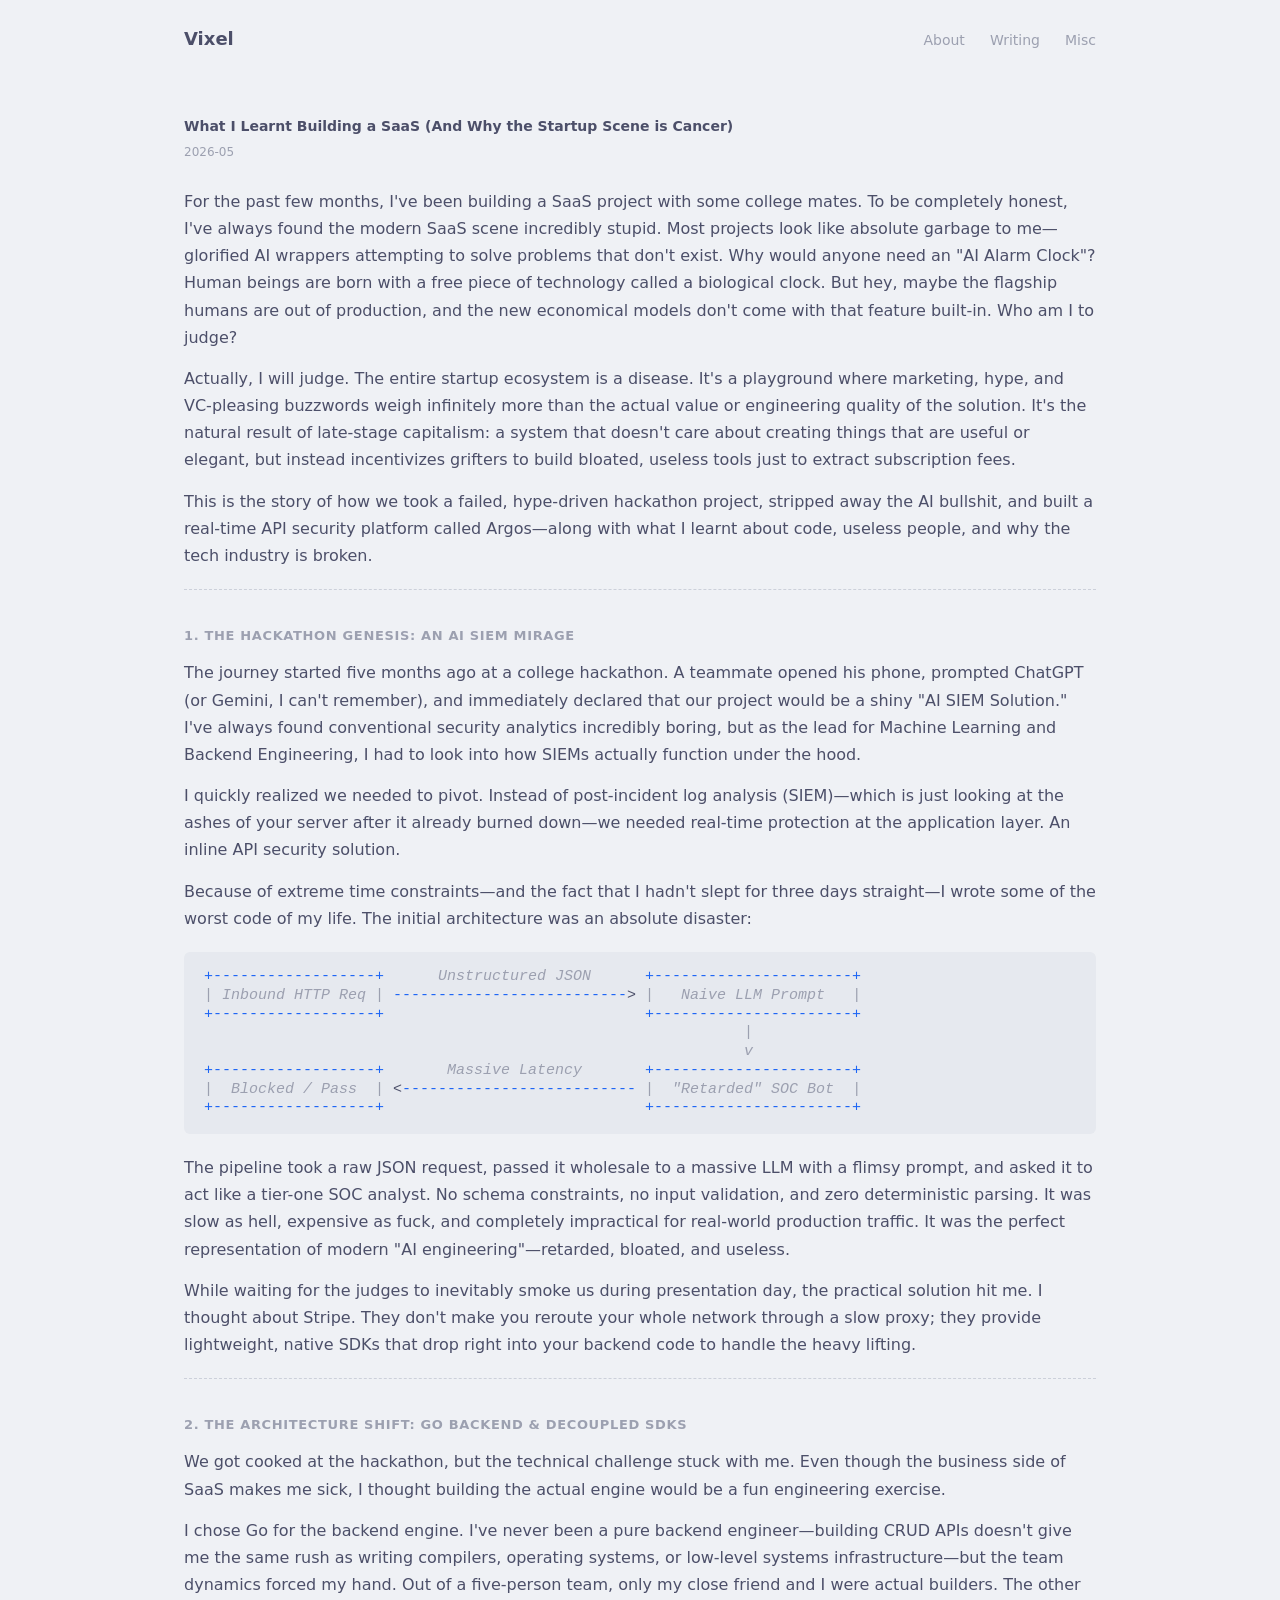
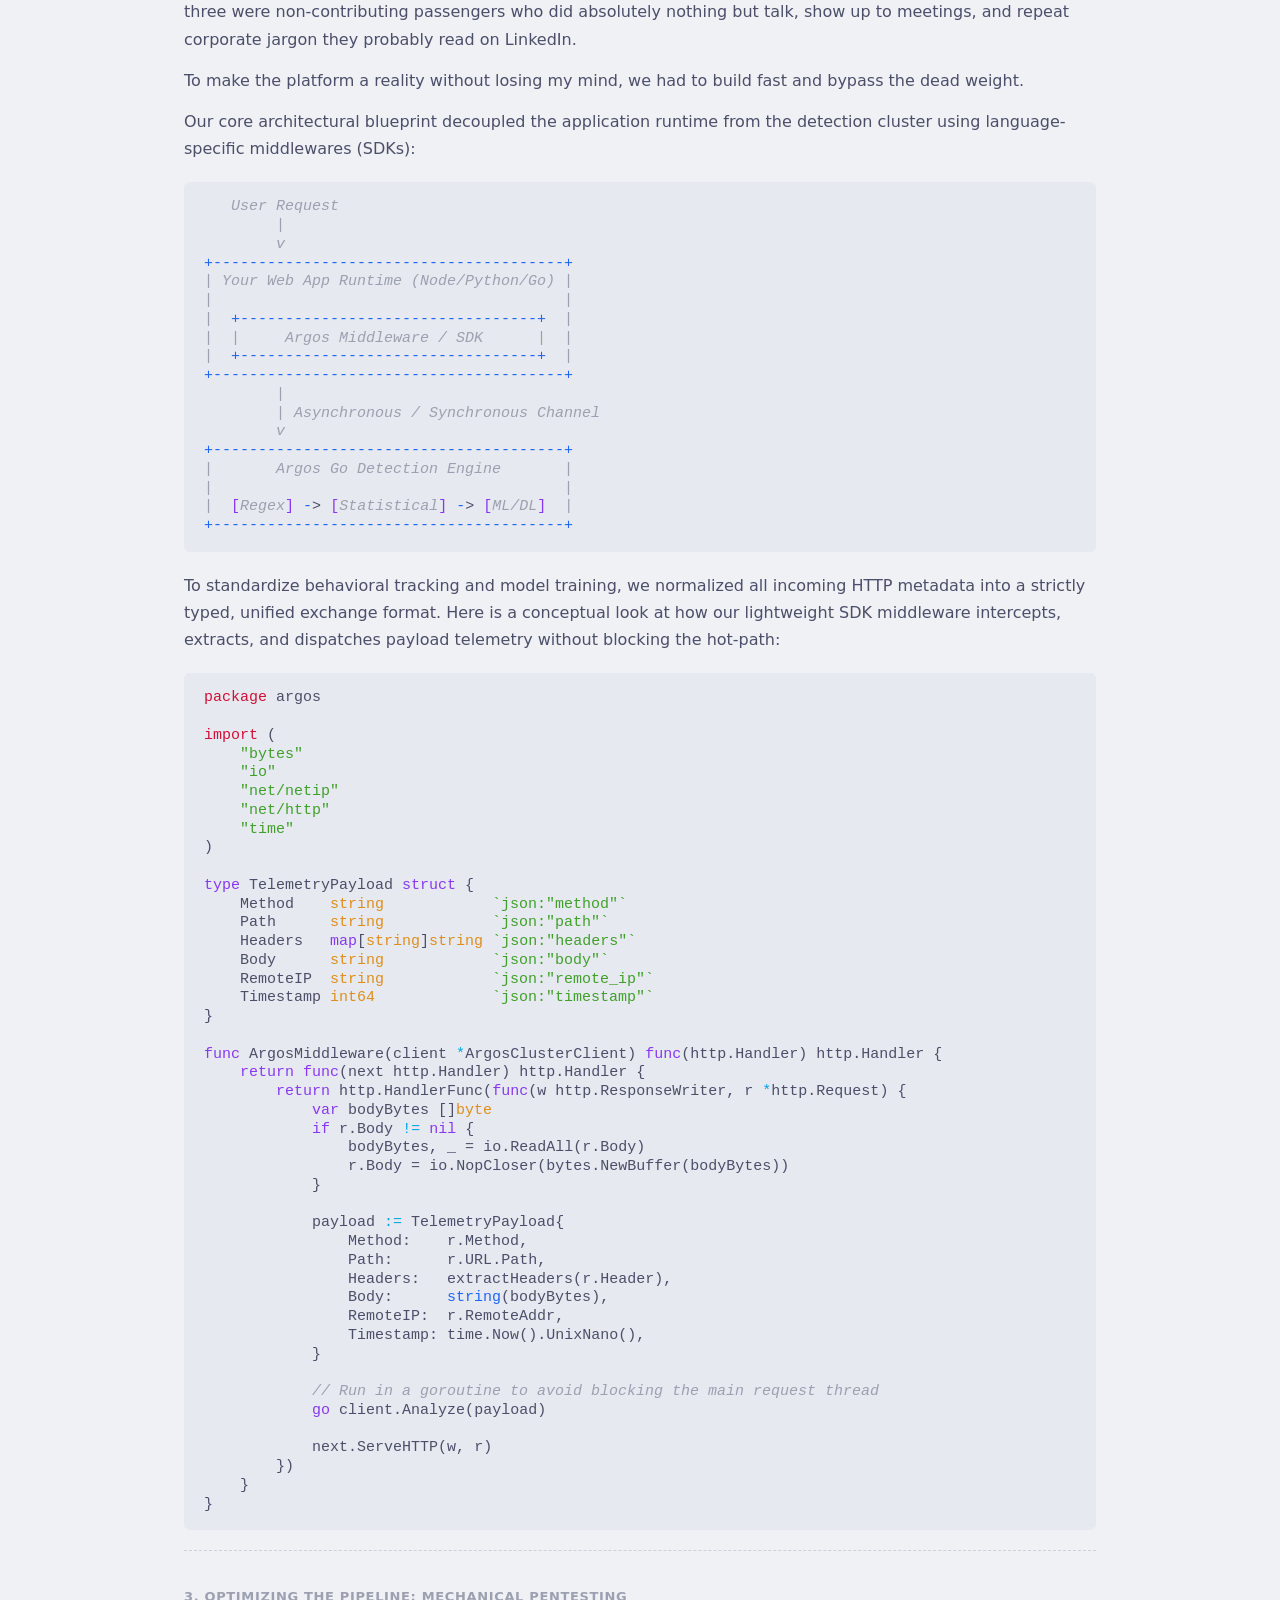
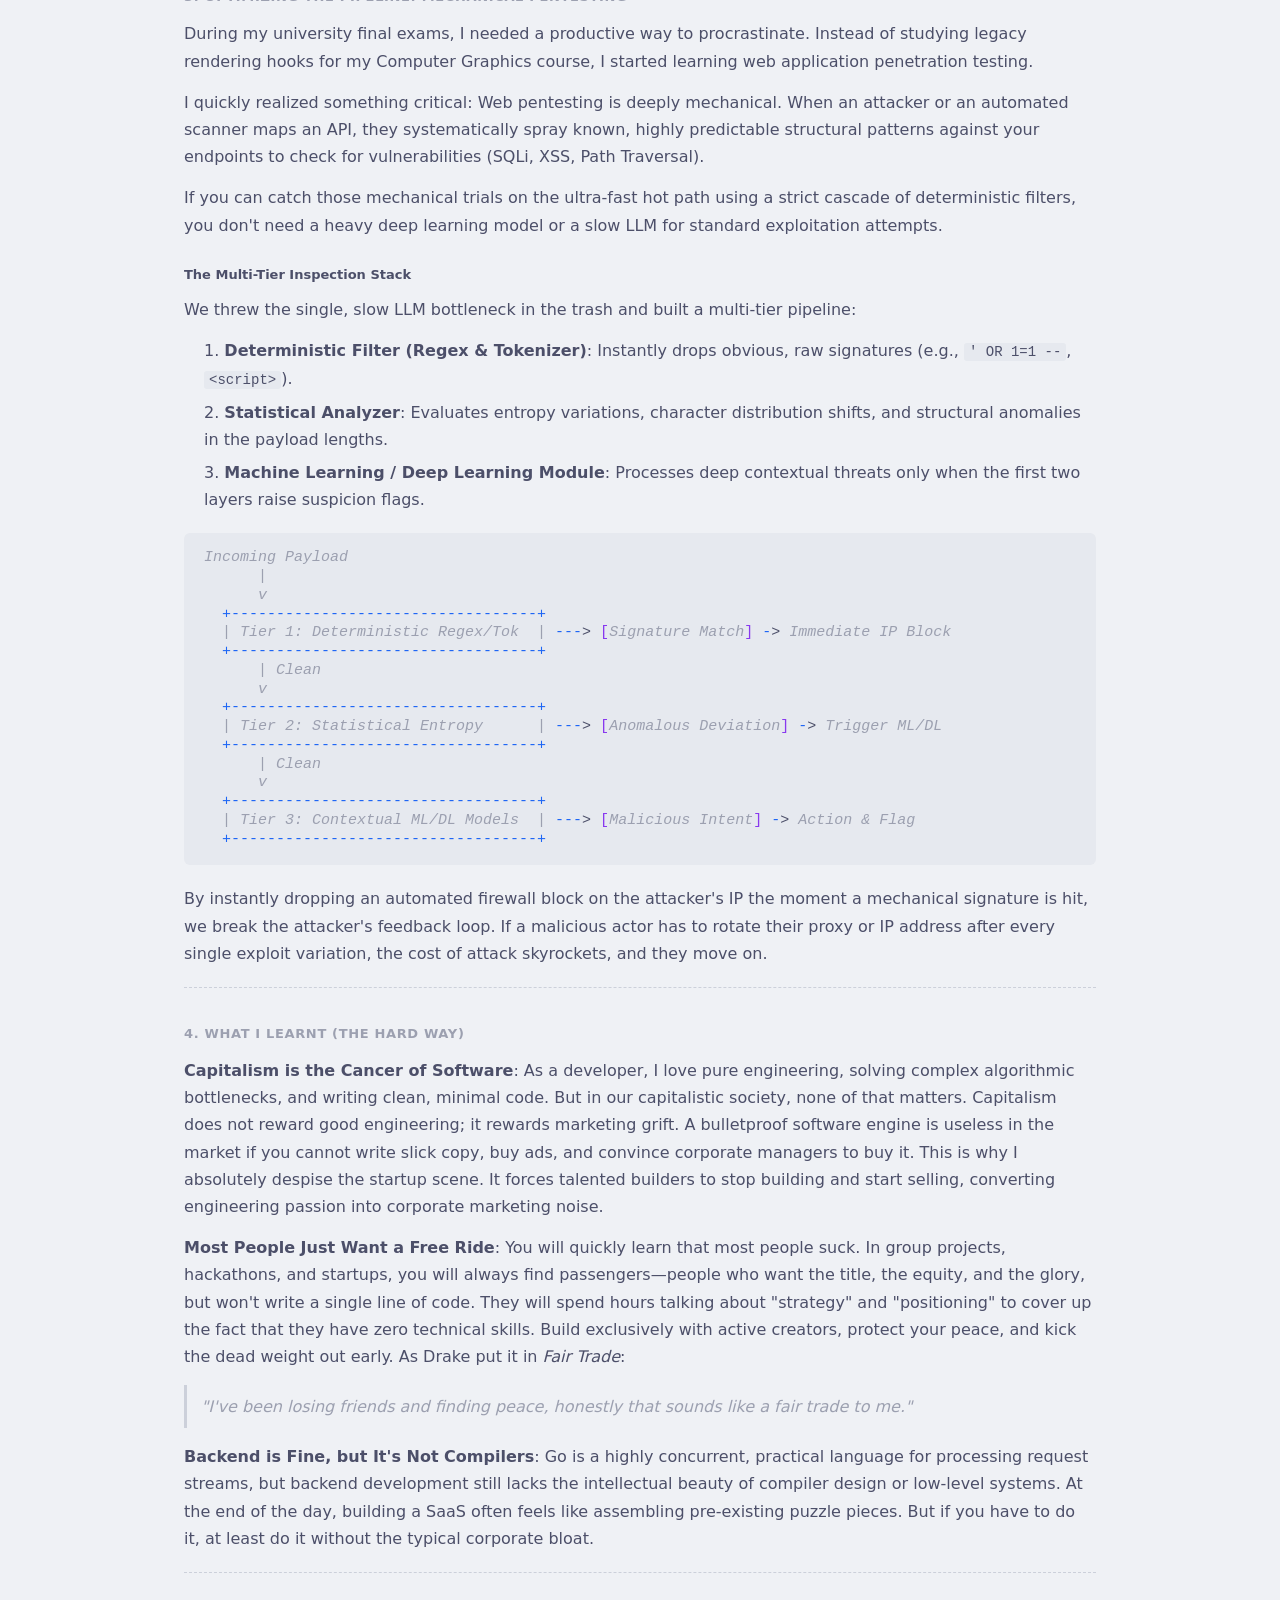
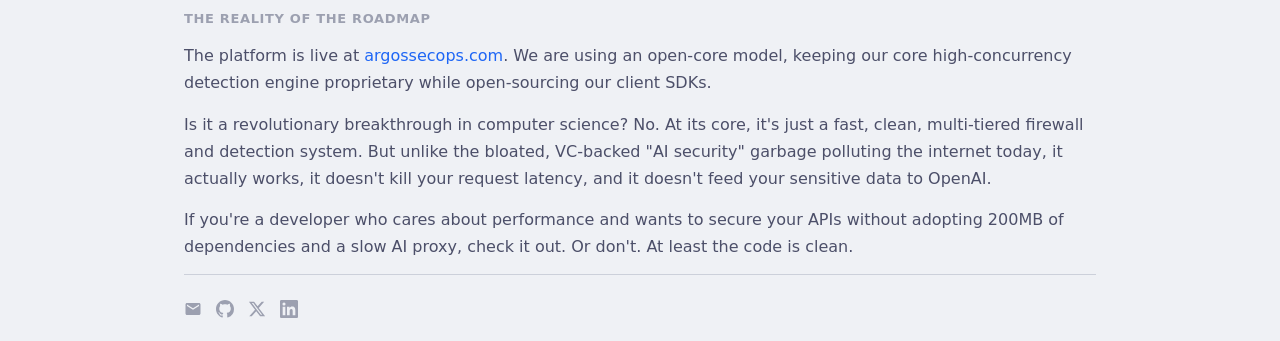
<file: writing/2026-05-what-I-have-learnt-building-a-SaaS-startup.html>
<!DOCTYPE html>
<html lang="en">
<head>
    <meta charset="UTF-8">
    <meta name="viewport" content="width=device-width, initial-scale=1.0">
    <title>What I Learnt Building a SaaS (And Why the Startup Scene is Cancer) — Vixel</title>
    <link rel="stylesheet" href="../style.css">
    
    <link rel="stylesheet" href="../pygments.css">
</head>
<body>
    <nav>
        <a href="../index.html" class="site-name">Vixel</a>
        <span class="nav-links">
            <a href="../index.html">About</a>
            <a href="../writing.html">Writing</a>
            <a href="../misc.html">Misc</a>
        </span>
    </nav>
    <main>
        <article>
            <h1 class="post-title">What I Learnt Building a SaaS (And Why the Startup Scene is Cancer)</h1>
            <div class="post-meta">2026-05</div>
            <p>For the past few months, I've been building a SaaS project with some college mates. To be completely honest, I've always found the modern SaaS scene incredibly stupid. Most projects look like absolute garbage to me—glorified AI wrappers attempting to solve problems that don't exist. Why would anyone need an "AI Alarm Clock"? Human beings are born with a free piece of technology called a biological clock. But hey, maybe the flagship humans are out of production, and the new economical models don't come with that feature built-in. Who am I to judge?</p>
<p>Actually, I will judge. The entire startup ecosystem is a disease. It's a playground where marketing, hype, and VC-pleasing buzzwords weigh infinitely more than the actual value or engineering quality of the solution. It's the natural result of late-stage capitalism: a system that doesn't care about creating things that are useful or elegant, but instead incentivizes grifters to build bloated, useless tools just to extract subscription fees. </p>
<p>This is the story of how we took a failed, hype-driven hackathon project, stripped away the AI bullshit, and built a real-time API security platform called Argos—along with what I learnt about code, useless people, and why the tech industry is broken.</p>
<hr />
<h2>1. The Hackathon Genesis: An AI SIEM Mirage</h2>
<p>The journey started five months ago at a college hackathon. A teammate opened his phone, prompted ChatGPT (or Gemini, I can't remember), and immediately declared that our project would be a shiny "AI SIEM Solution." I've always found conventional security analytics incredibly boring, but as the lead for Machine Learning and Backend Engineering, I had to look into how SIEMs actually function under the hood.</p>
<p>I quickly realized we needed to pivot. Instead of post-incident log analysis (SIEM)—which is just looking at the ashes of your server after it already burned down—we needed real-time protection at the application layer. An inline API security solution.</p>
<p>Because of extreme time constraints—and the fact that I hadn't slept for three days straight—I wrote some of the worst code of my life. The initial architecture was an absolute disaster:</p>
<div class="codehilite"><pre><span></span><code><span class="nb">+------------------+</span><span class="c">      Unstructured JSON      </span><span class="nb">+----------------------+</span>
<span class="c">| Inbound HTTP Req | </span><span class="nb">--------------------------</span><span class="nv">&gt;</span><span class="c"> |   Naive LLM Prompt   |</span>
<span class="nb">+------------------+</span><span class="c">                             </span><span class="nb">+----------------------+</span>
<span class="c">                                                            |</span>
<span class="c">                                                            v</span>
<span class="nb">+------------------+</span><span class="c">       Massive Latency       </span><span class="nb">+----------------------+</span>
<span class="c">|  Blocked / Pass  | </span><span class="nv">&lt;</span><span class="nb">--------------------------</span><span class="c"> |  &quot;Retarded&quot; SOC Bot  |</span>
<span class="nb">+------------------+</span><span class="c">                             </span><span class="nb">+----------------------+</span>
</code></pre></div>

<p>The pipeline took a raw JSON request, passed it wholesale to a massive LLM with a flimsy prompt, and asked it to act like a tier-one SOC analyst. No schema constraints, no input validation, and zero deterministic parsing. It was slow as hell, expensive as fuck, and completely impractical for real-world production traffic. It was the perfect representation of modern "AI engineering"—retarded, bloated, and useless.</p>
<p>While waiting for the judges to inevitably smoke us during presentation day, the practical solution hit me. I thought about Stripe. They don't make you reroute your whole network through a slow proxy; they provide lightweight, native SDKs that drop right into your backend code to handle the heavy lifting.</p>
<hr />
<h2>2. The Architecture Shift: Go Backend &amp; Decoupled SDKs</h2>
<p>We got cooked at the hackathon, but the technical challenge stuck with me. Even though the business side of SaaS makes me sick, I thought building the actual engine would be a fun engineering exercise.</p>
<p>I chose Go for the backend engine. I've never been a pure backend engineer—building CRUD APIs doesn't give me the same rush as writing compilers, operating systems, or low-level systems infrastructure—but the team dynamics forced my hand. Out of a five-person team, only my close friend and I were actual builders. The other three were non-contributing passengers who did absolutely nothing but talk, show up to meetings, and repeat corporate jargon they probably read on LinkedIn. </p>
<p>To make the platform a reality without losing my mind, we had to build fast and bypass the dead weight.</p>
<p>Our core architectural blueprint decoupled the application runtime from the detection cluster using language-specific middlewares (SDKs):</p>
<div class="codehilite"><pre><span></span><code><span class="c">   User Request</span>
<span class="c">        |</span>
<span class="c">        v</span>
<span class="nb">+---------------------------------------+</span>
<span class="c">| Your Web App Runtime (Node/Python/Go) |</span>
<span class="c">|                                       |</span>
<span class="c">|  </span><span class="nb">+---------------------------------+</span><span class="c">  |</span>
<span class="c">|  |     Argos Middleware / SDK      |  |</span>
<span class="c">|  </span><span class="nb">+---------------------------------+</span><span class="c">  |</span>
<span class="nb">+---------------------------------------+</span>
<span class="c">        |</span>
<span class="c">        | Asynchronous / Synchronous Channel</span>
<span class="c">        v</span>
<span class="nb">+---------------------------------------+</span>
<span class="c">|       Argos Go Detection Engine       |</span>
<span class="c">|                                       |</span>
<span class="c">|  </span><span class="k">[</span><span class="c">Regex</span><span class="k">]</span><span class="c"> </span><span class="nb">-</span><span class="nv">&gt;</span><span class="c"> </span><span class="k">[</span><span class="c">Statistical</span><span class="k">]</span><span class="c"> </span><span class="nb">-</span><span class="nv">&gt;</span><span class="c"> </span><span class="k">[</span><span class="c">ML/DL</span><span class="k">]</span><span class="c">  |</span>
<span class="nb">+---------------------------------------+</span>
</code></pre></div>

<p>To standardize behavioral tracking and model training, we normalized all incoming HTTP metadata into a strictly typed, unified exchange format. Here is a conceptual look at how our lightweight SDK middleware intercepts, extracts, and dispatches payload telemetry without blocking the hot-path:</p>
<div class="codehilite"><pre><span></span><code><span class="kn">package</span><span class="w"> </span><span class="nx">argos</span>

<span class="kn">import</span><span class="w"> </span><span class="p">(</span>
<span class="w">    </span><span class="s">&quot;bytes&quot;</span>
<span class="w">    </span><span class="s">&quot;io&quot;</span>
<span class="w">    </span><span class="s">&quot;net/netip&quot;</span>
<span class="w">    </span><span class="s">&quot;net/http&quot;</span>
<span class="w">    </span><span class="s">&quot;time&quot;</span>
<span class="p">)</span>

<span class="kd">type</span><span class="w"> </span><span class="nx">TelemetryPayload</span><span class="w"> </span><span class="kd">struct</span><span class="w"> </span><span class="p">{</span>
<span class="w">    </span><span class="nx">Method</span><span class="w">    </span><span class="kt">string</span><span class="w">            </span><span class="s">`json:&quot;method&quot;`</span>
<span class="w">    </span><span class="nx">Path</span><span class="w">      </span><span class="kt">string</span><span class="w">            </span><span class="s">`json:&quot;path&quot;`</span>
<span class="w">    </span><span class="nx">Headers</span><span class="w">   </span><span class="kd">map</span><span class="p">[</span><span class="kt">string</span><span class="p">]</span><span class="kt">string</span><span class="w"> </span><span class="s">`json:&quot;headers&quot;`</span>
<span class="w">    </span><span class="nx">Body</span><span class="w">      </span><span class="kt">string</span><span class="w">            </span><span class="s">`json:&quot;body&quot;`</span>
<span class="w">    </span><span class="nx">RemoteIP</span><span class="w">  </span><span class="kt">string</span><span class="w">            </span><span class="s">`json:&quot;remote_ip&quot;`</span>
<span class="w">    </span><span class="nx">Timestamp</span><span class="w"> </span><span class="kt">int64</span><span class="w">             </span><span class="s">`json:&quot;timestamp&quot;`</span>
<span class="p">}</span>

<span class="kd">func</span><span class="w"> </span><span class="nx">ArgosMiddleware</span><span class="p">(</span><span class="nx">client</span><span class="w"> </span><span class="o">*</span><span class="nx">ArgosClusterClient</span><span class="p">)</span><span class="w"> </span><span class="kd">func</span><span class="p">(</span><span class="nx">http</span><span class="p">.</span><span class="nx">Handler</span><span class="p">)</span><span class="w"> </span><span class="nx">http</span><span class="p">.</span><span class="nx">Handler</span><span class="w"> </span><span class="p">{</span>
<span class="w">    </span><span class="k">return</span><span class="w"> </span><span class="kd">func</span><span class="p">(</span><span class="nx">next</span><span class="w"> </span><span class="nx">http</span><span class="p">.</span><span class="nx">Handler</span><span class="p">)</span><span class="w"> </span><span class="nx">http</span><span class="p">.</span><span class="nx">Handler</span><span class="w"> </span><span class="p">{</span>
<span class="w">        </span><span class="k">return</span><span class="w"> </span><span class="nx">http</span><span class="p">.</span><span class="nx">HandlerFunc</span><span class="p">(</span><span class="kd">func</span><span class="p">(</span><span class="nx">w</span><span class="w"> </span><span class="nx">http</span><span class="p">.</span><span class="nx">ResponseWriter</span><span class="p">,</span><span class="w"> </span><span class="nx">r</span><span class="w"> </span><span class="o">*</span><span class="nx">http</span><span class="p">.</span><span class="nx">Request</span><span class="p">)</span><span class="w"> </span><span class="p">{</span>
<span class="w">            </span><span class="kd">var</span><span class="w"> </span><span class="nx">bodyBytes</span><span class="w"> </span><span class="p">[]</span><span class="kt">byte</span>
<span class="w">            </span><span class="k">if</span><span class="w"> </span><span class="nx">r</span><span class="p">.</span><span class="nx">Body</span><span class="w"> </span><span class="o">!=</span><span class="w"> </span><span class="kc">nil</span><span class="w"> </span><span class="p">{</span>
<span class="w">                </span><span class="nx">bodyBytes</span><span class="p">,</span><span class="w"> </span><span class="nx">_</span><span class="w"> </span><span class="p">=</span><span class="w"> </span><span class="nx">io</span><span class="p">.</span><span class="nx">ReadAll</span><span class="p">(</span><span class="nx">r</span><span class="p">.</span><span class="nx">Body</span><span class="p">)</span>
<span class="w">                </span><span class="nx">r</span><span class="p">.</span><span class="nx">Body</span><span class="w"> </span><span class="p">=</span><span class="w"> </span><span class="nx">io</span><span class="p">.</span><span class="nx">NopCloser</span><span class="p">(</span><span class="nx">bytes</span><span class="p">.</span><span class="nx">NewBuffer</span><span class="p">(</span><span class="nx">bodyBytes</span><span class="p">))</span>
<span class="w">            </span><span class="p">}</span>

<span class="w">            </span><span class="nx">payload</span><span class="w"> </span><span class="o">:=</span><span class="w"> </span><span class="nx">TelemetryPayload</span><span class="p">{</span>
<span class="w">                </span><span class="nx">Method</span><span class="p">:</span><span class="w">    </span><span class="nx">r</span><span class="p">.</span><span class="nx">Method</span><span class="p">,</span>
<span class="w">                </span><span class="nx">Path</span><span class="p">:</span><span class="w">      </span><span class="nx">r</span><span class="p">.</span><span class="nx">URL</span><span class="p">.</span><span class="nx">Path</span><span class="p">,</span>
<span class="w">                </span><span class="nx">Headers</span><span class="p">:</span><span class="w">   </span><span class="nx">extractHeaders</span><span class="p">(</span><span class="nx">r</span><span class="p">.</span><span class="nx">Header</span><span class="p">),</span>
<span class="w">                </span><span class="nx">Body</span><span class="p">:</span><span class="w">      </span><span class="nb">string</span><span class="p">(</span><span class="nx">bodyBytes</span><span class="p">),</span>
<span class="w">                </span><span class="nx">RemoteIP</span><span class="p">:</span><span class="w">  </span><span class="nx">r</span><span class="p">.</span><span class="nx">RemoteAddr</span><span class="p">,</span>
<span class="w">                </span><span class="nx">Timestamp</span><span class="p">:</span><span class="w"> </span><span class="nx">time</span><span class="p">.</span><span class="nx">Now</span><span class="p">().</span><span class="nx">UnixNano</span><span class="p">(),</span>
<span class="w">            </span><span class="p">}</span>

<span class="w">            </span><span class="c1">// Run in a goroutine to avoid blocking the main request thread</span>
<span class="w">            </span><span class="k">go</span><span class="w"> </span><span class="nx">client</span><span class="p">.</span><span class="nx">Analyze</span><span class="p">(</span><span class="nx">payload</span><span class="p">)</span>

<span class="w">            </span><span class="nx">next</span><span class="p">.</span><span class="nx">ServeHTTP</span><span class="p">(</span><span class="nx">w</span><span class="p">,</span><span class="w"> </span><span class="nx">r</span><span class="p">)</span>
<span class="w">        </span><span class="p">})</span>
<span class="w">    </span><span class="p">}</span>
<span class="p">}</span>
</code></pre></div>

<hr />
<h2>3. Optimizing the Pipeline: Mechanical Pentesting</h2>
<p>During my university final exams, I needed a productive way to procrastinate. Instead of studying legacy rendering hooks for my Computer Graphics course, I started learning web application penetration testing.</p>
<p>I quickly realized something critical: Web pentesting is deeply mechanical. When an attacker or an automated scanner maps an API, they systematically spray known, highly predictable structural patterns against your endpoints to check for vulnerabilities (SQLi, XSS, Path Traversal).</p>
<p>If you can catch those mechanical trials on the ultra-fast hot path using a strict cascade of deterministic filters, you don't need a heavy deep learning model or a slow LLM for standard exploitation attempts.</p>
<h3>The Multi-Tier Inspection Stack</h3>
<p>We threw the single, slow LLM bottleneck in the trash and built a multi-tier pipeline:</p>
<ol>
<li><strong>Deterministic Filter (Regex &amp; Tokenizer)</strong>: Instantly drops obvious, raw signatures (e.g., <code>' OR 1=1 --</code>, <code>&lt;script&gt;</code>).</li>
<li><strong>Statistical Analyzer</strong>: Evaluates entropy variations, character distribution shifts, and structural anomalies in the payload lengths.</li>
<li><strong>Machine Learning / Deep Learning Module</strong>: Processes deep contextual threats only when the first two layers raise suspicion flags.</li>
</ol>
<div class="codehilite"><pre><span></span><code><span class="c">Incoming Payload</span>
<span class="c">      |</span>
<span class="c">      v</span>
<span class="c">  </span><span class="nb">+----------------------------------+</span>
<span class="c">  | Tier 1: Deterministic Regex/Tok  | </span><span class="nb">---</span><span class="nv">&gt;</span><span class="c"> </span><span class="k">[</span><span class="c">Signature Match</span><span class="k">]</span><span class="c"> </span><span class="nb">-</span><span class="nv">&gt;</span><span class="c"> Immediate IP Block</span>
<span class="c">  </span><span class="nb">+----------------------------------+</span>
<span class="c">      | Clean</span>
<span class="c">      v</span>
<span class="c">  </span><span class="nb">+----------------------------------+</span>
<span class="c">  | Tier 2: Statistical Entropy      | </span><span class="nb">---</span><span class="nv">&gt;</span><span class="c"> </span><span class="k">[</span><span class="c">Anomalous Deviation</span><span class="k">]</span><span class="c"> </span><span class="nb">-</span><span class="nv">&gt;</span><span class="c"> Trigger ML/DL</span>
<span class="c">  </span><span class="nb">+----------------------------------+</span>
<span class="c">      | Clean</span>
<span class="c">      v</span>
<span class="c">  </span><span class="nb">+----------------------------------+</span>
<span class="c">  | Tier 3: Contextual ML/DL Models  | </span><span class="nb">---</span><span class="nv">&gt;</span><span class="c"> </span><span class="k">[</span><span class="c">Malicious Intent</span><span class="k">]</span><span class="c"> </span><span class="nb">-</span><span class="nv">&gt;</span><span class="c"> Action &amp; Flag</span>
<span class="c">  </span><span class="nb">+----------------------------------+</span>
</code></pre></div>

<p>By instantly dropping an automated firewall block on the attacker's IP the moment a mechanical signature is hit, we break the attacker's feedback loop. If a malicious actor has to rotate their proxy or IP address after every single exploit variation, the cost of attack skyrockets, and they move on.</p>
<hr />
<h2>4. What I Learnt (The Hard Way)</h2>
<p><strong>Capitalism is the Cancer of Software</strong>: 
As a developer, I love pure engineering, solving complex algorithmic bottlenecks, and writing clean, minimal code. But in our capitalistic society, none of that matters. Capitalism does not reward good engineering; it rewards marketing grift. A bulletproof software engine is useless in the market if you cannot write slick copy, buy ads, and convince corporate managers to buy it. This is why I absolutely despise the startup scene. It forces talented builders to stop building and start selling, converting engineering passion into corporate marketing noise.</p>
<p><strong>Most People Just Want a Free Ride</strong>: 
You will quickly learn that most people suck. In group projects, hackathons, and startups, you will always find passengers—people who want the title, the equity, and the glory, but won't write a single line of code. They will spend hours talking about "strategy" and "positioning" to cover up the fact that they have zero technical skills. Build exclusively with active creators, protect your peace, and kick the dead weight out early. As Drake put it in <em>Fair Trade</em>:</p>
<blockquote>
<p>"I've been losing friends and finding peace, honestly that sounds like a fair trade to me."</p>
</blockquote>
<p><strong>Backend is Fine, but It's Not Compilers</strong>:
Go is a highly concurrent, practical language for processing request streams, but backend development still lacks the intellectual beauty of compiler design or low-level systems. At the end of the day, building a SaaS often feels like assembling pre-existing puzzle pieces. But if you have to do it, at least do it without the typical corporate bloat.</p>
<hr />
<h2>The Reality of the Roadmap</h2>
<p>The platform is live at <a href="https://argossecops.com">argossecops.com</a>. We are using an open-core model, keeping our core high-concurrency detection engine proprietary while open-sourcing our client SDKs. </p>
<p>Is it a revolutionary breakthrough in computer science? No. At its core, it's just a fast, clean, multi-tiered firewall and detection system. But unlike the bloated, VC-backed "AI security" garbage polluting the internet today, it actually works, it doesn't kill your request latency, and it doesn't feed your sensitive data to OpenAI. </p>
<p>If you're a developer who cares about performance and wants to secure your APIs without adopting 200MB of dependencies and a slow AI proxy, check it out. Or don't. At least the code is clean.</p>
        </article>
    </main>
    <footer>
            <div class="footer-links">
        <a href="mailto:yusufshihata2006@gmail.com" target="_blank"><svg viewBox="0 0 24 24" width="18" height="18" fill="currentColor"><path d="M20 4H4c-1.1 0-2 .9-2 2v12c0 1.1.9 2 2 2h16c1.1 0 2-.9 2-2V6c0-1.1-.9-2-2-2zm0 4l-8 5-8-5V6l8 5 8-5v2z"/></svg></a>
        <a href="https://github.com/Vixel2006" target="_blank"><svg viewBox="0 0 24 24" width="18" height="18" fill="currentColor"><path d="M12 0C5.37 0 0 5.37 0 12c0 5.31 3.435 9.795 8.205 11.385.6.105.825-.255.825-.57 0-.285-.015-1.23-.015-2.235-3.015.555-3.795-.735-4.035-1.41-.135-.345-.72-1.41-1.23-1.695-.42-.225-1.02-.78-.015-.795.945-.015 1.62.87 1.845 1.23 1.08 1.815 2.805 1.305 3.495.99.105-.78.42-1.305.765-1.605-2.67-.3-5.46-1.335-5.46-5.925 0-1.305.465-2.385 1.23-3.225-.12-.3-.54-1.53.12-3.18 0 0 1.005-.315 3.3 1.23.96-.27 1.98-.405 3-.405s2.04.135 3 .405c2.295-1.56 3.3-1.23 3.3-1.23.66 1.65.24 2.88.12 3.18.765.84 1.23 1.905 1.23 3.225 0 4.605-2.805 5.625-5.475 5.925.435.375.81 1.095.81 2.22 0 1.605-.015 2.895-.015 3.3 0 .315.225.69.825.57A12.02 12.02 0 0024 12c0-6.63-5.37-12-12-12z"/></svg></a>
        <a href="https://x.com/this_vixel" target="_blank"><svg viewBox="0 0 24 24" width="18" height="18" fill="currentColor"><path d="M18.244 2.25h3.308l-7.227 8.26 8.502 11.24H16.17l-5.214-6.817L4.99 21.75H1.68l7.73-8.835L1.254 2.25H8.08l4.713 6.231zm-1.161 17.52h1.833L7.084 4.126H5.117z"/></svg></a>
        <a href="https://www.linkedin.com/in/yusufmohamed2006" target="_blank"><svg viewBox="0 0 24 24" width="18" height="18" fill="currentColor"><path d="M20.447 20.452h-3.554v-5.569c0-1.328-.027-3.037-1.852-3.037-1.853 0-2.136 1.445-2.136 2.939v5.667H9.351V9h3.414v1.561h.046c.477-.9 1.637-1.85 3.37-1.85 3.601 0 4.267 2.37 4.267 5.455v6.286zM5.337 7.433a2.062 2.062 0 01-2.063-2.065 2.064 2.064 0 112.063 2.065zm1.782 13.019H3.555V9h3.564v11.452zM22.225 0H1.771C.792 0 0 .774 0 1.729v20.542C0 23.227.792 24 1.771 24h20.451C23.2 24 24 23.227 24 22.271V1.729C24 .774 23.2 0 22.222 0h.003z"/></svg></a>
    </div>
    </footer>
</body>
</html>
</file>
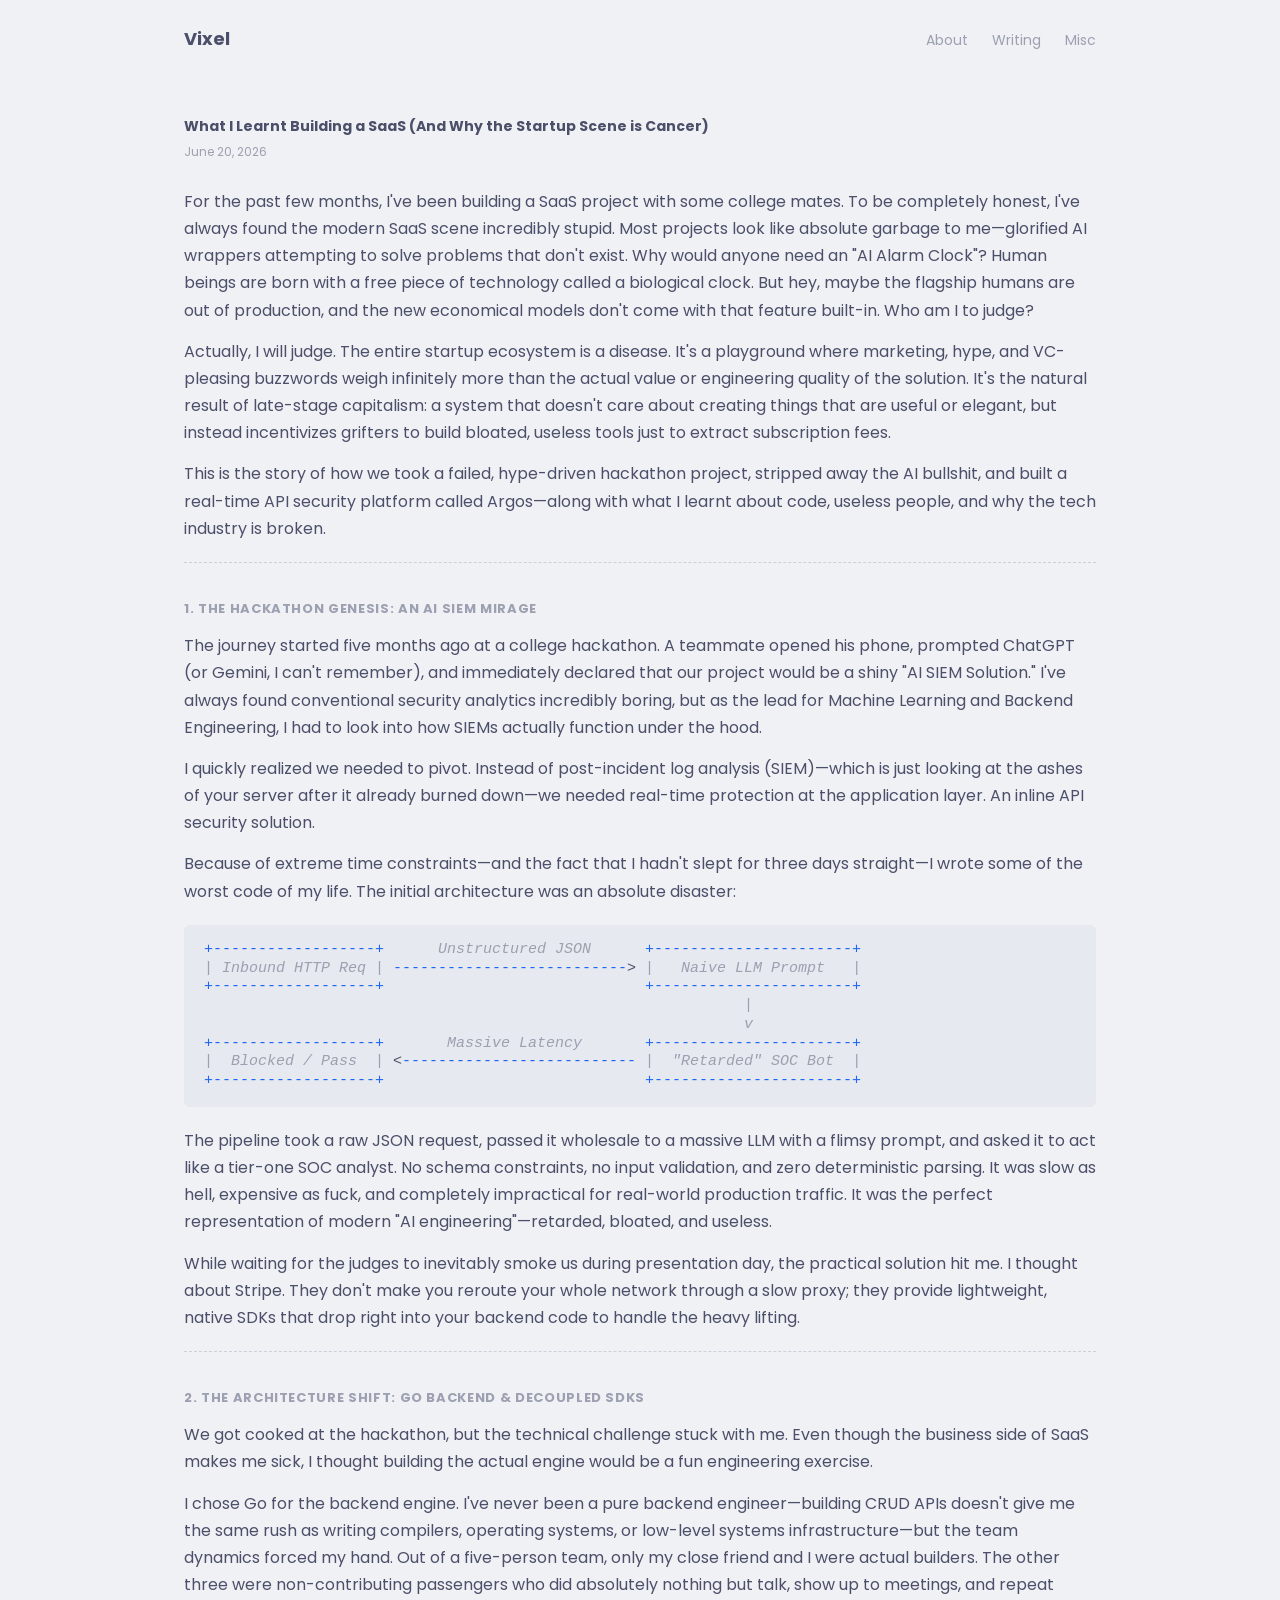
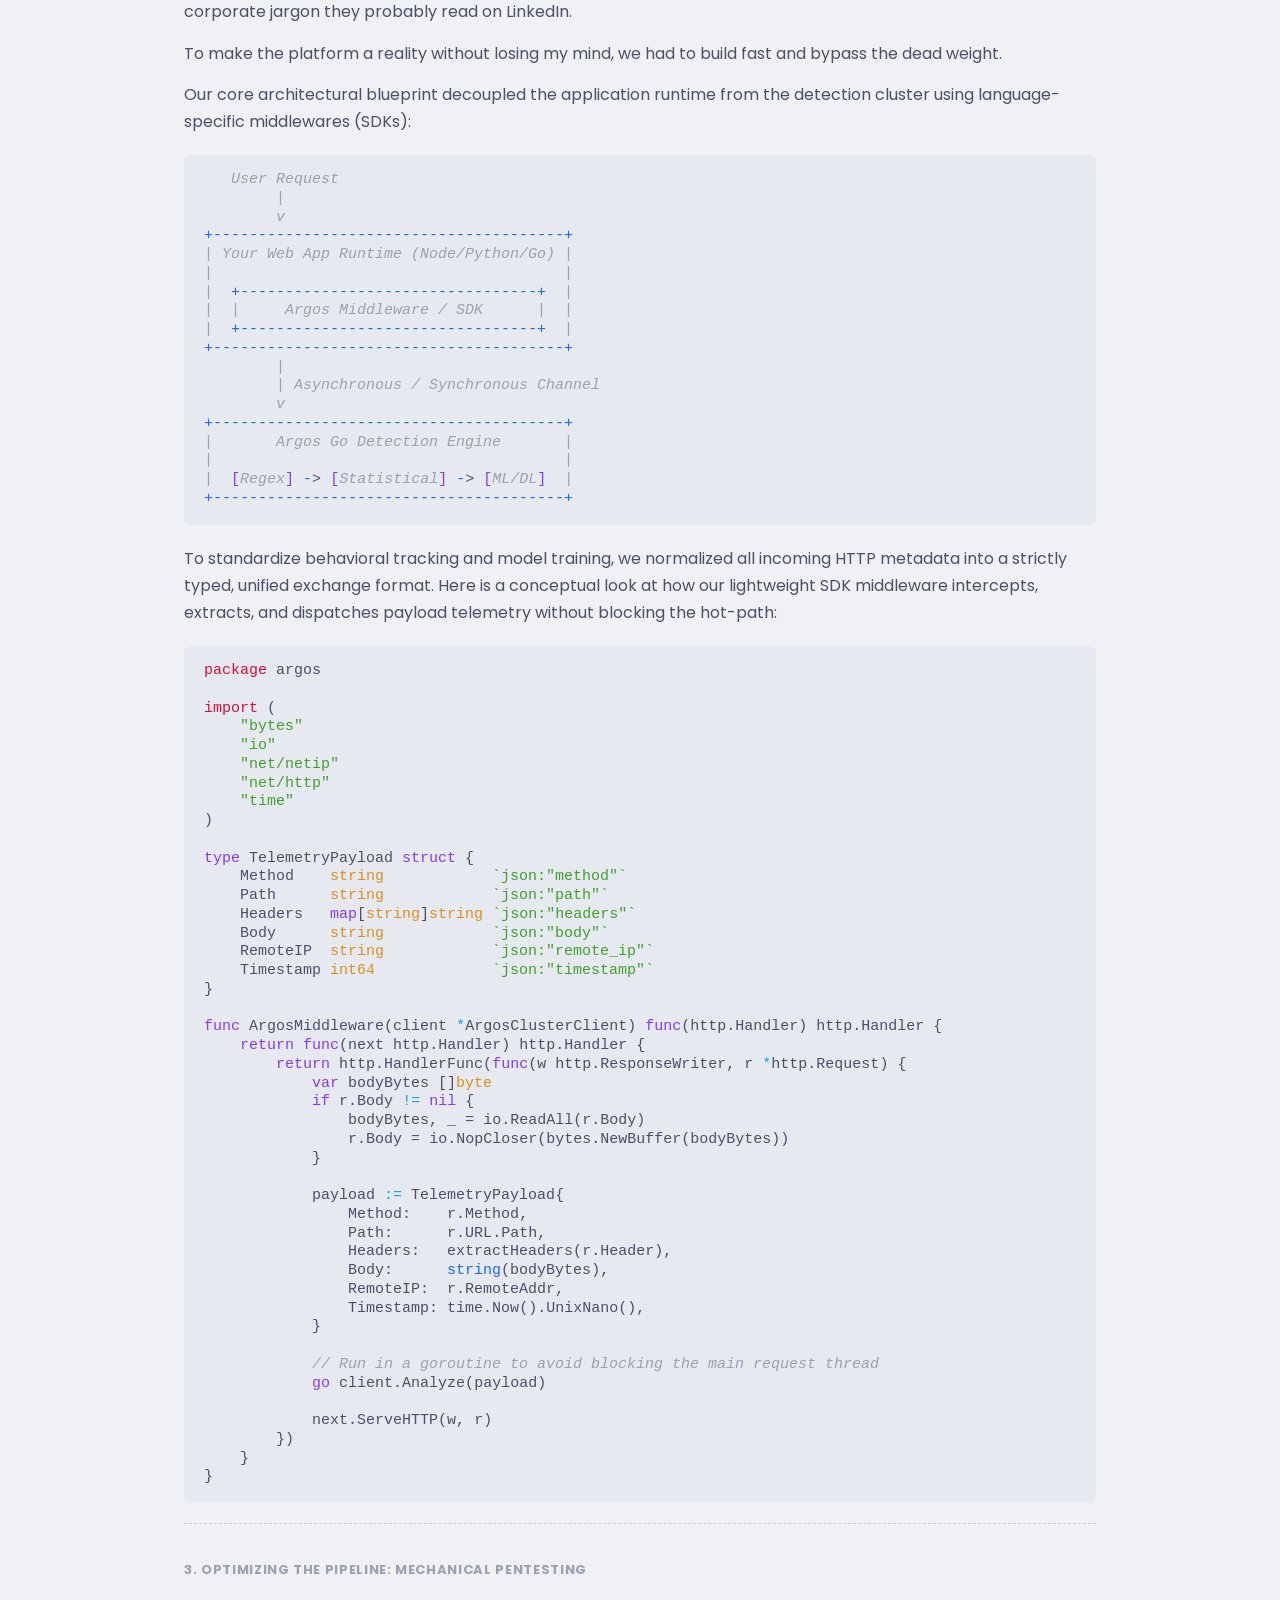
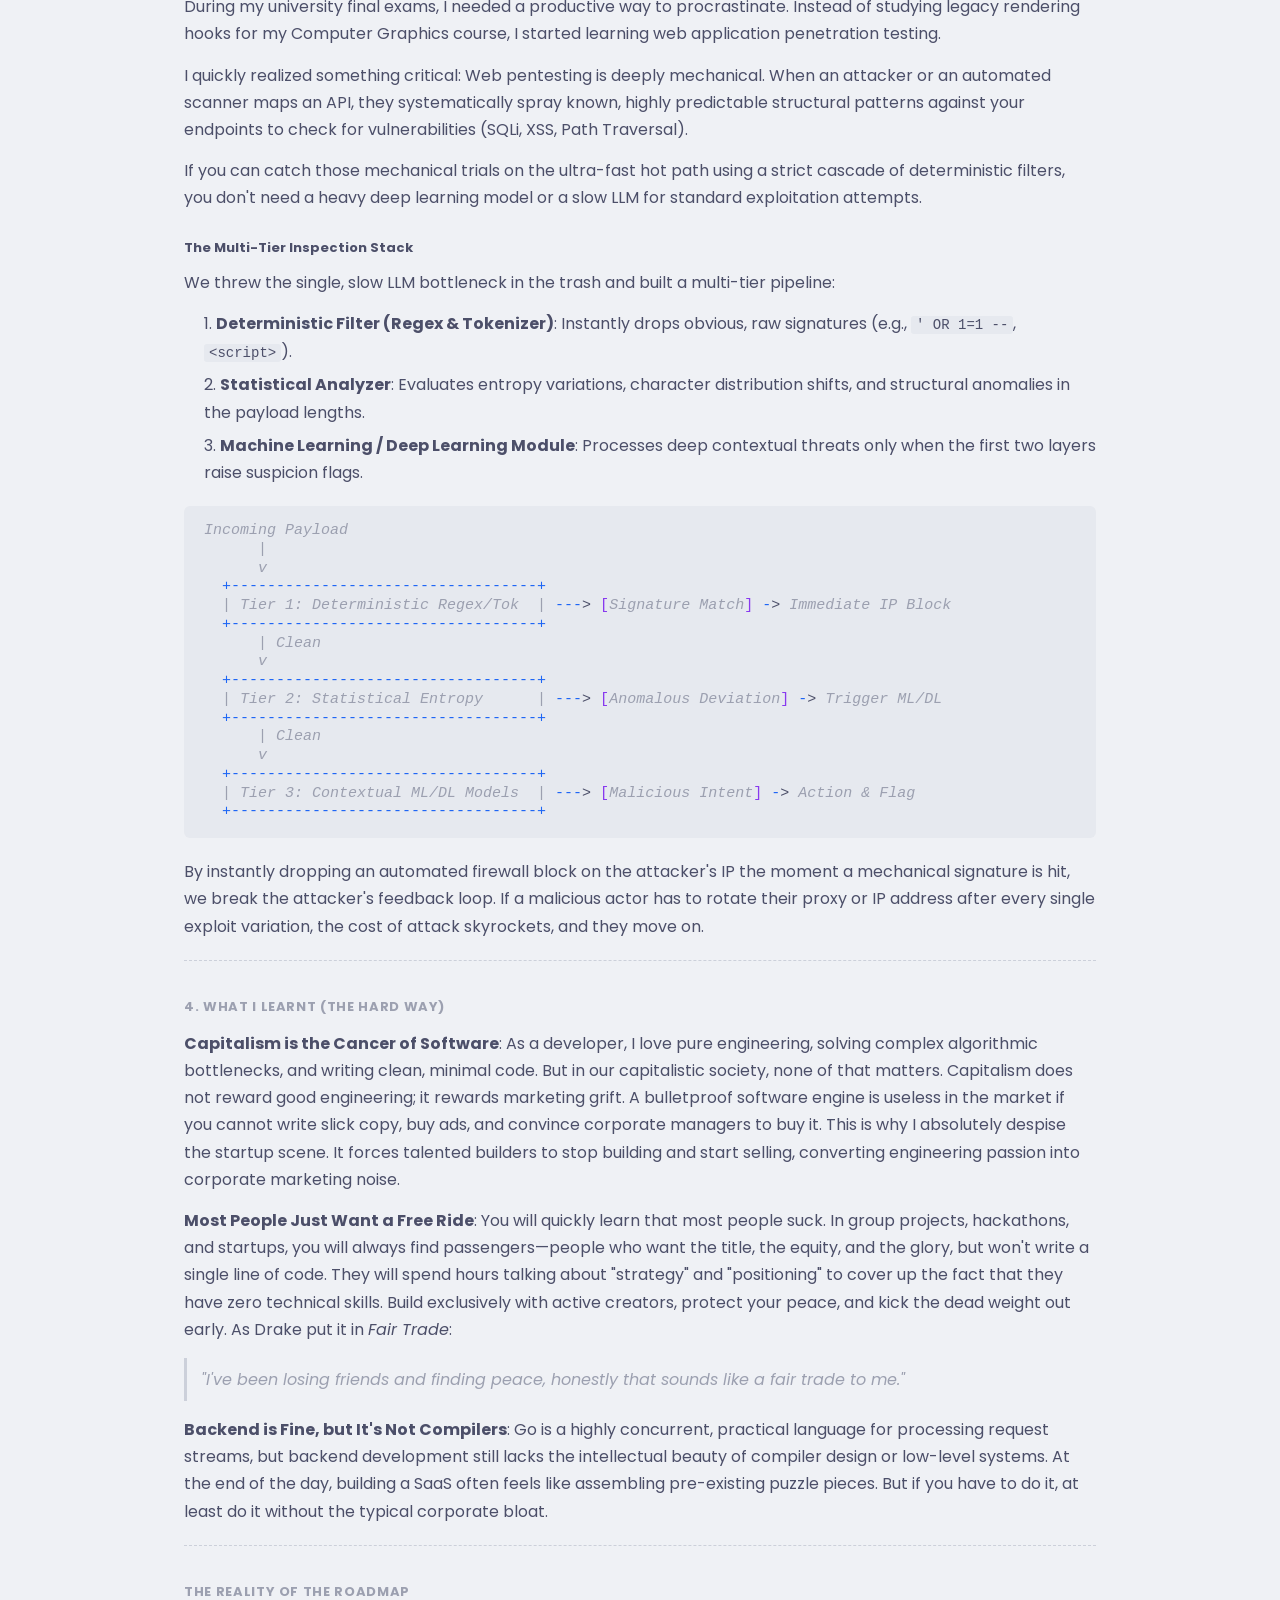
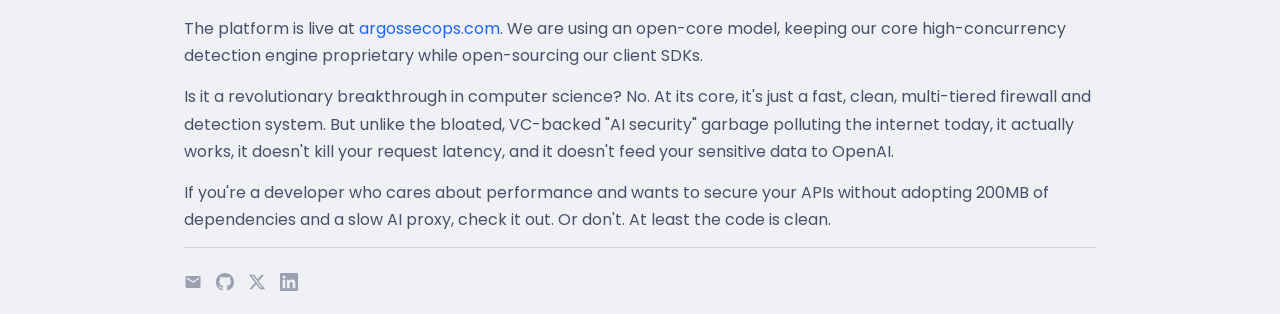
<file: writing/2026-06-20-what-I-have-learnt-building-a-SaaS-startup.html>
<!DOCTYPE html>
<html lang="en">
<head>
    <meta charset="UTF-8">
    <meta name="viewport" content="width=device-width, initial-scale=1.0">
    <title>What I Learnt Building a SaaS (And Why the Startup Scene is Cancer) — Vixel</title>
    <link rel="preconnect" href="https://fonts.googleapis.com">
    <link rel="preconnect" href="https://fonts.gstatic.com" crossorigin>
    <link href="https://fonts.googleapis.com/css2?family=Poppins:wght@400;500;600;700&display=swap" rel="stylesheet">
    <link rel="stylesheet" href="../style.css">
    
    <link rel="stylesheet" href="../pygments.css">
</head>
<body>
    <nav>
        <a href="../index.html" class="site-name">Vixel</a>
        <span class="nav-links">
            <a href="../index.html">About</a>
            <a href="../writing.html">Writing</a>
            <a href="../misc.html">Misc</a>
        </span>
    </nav>
    <main>
        <article>
            <h1 class="post-title">What I Learnt Building a SaaS (And Why the Startup Scene is Cancer)</h1>
            <div class="post-meta">June 20, 2026</div>
            <p>For the past few months, I've been building a SaaS project with some college mates. To be completely honest, I've always found the modern SaaS scene incredibly stupid. Most projects look like absolute garbage to me—glorified AI wrappers attempting to solve problems that don't exist. Why would anyone need an "AI Alarm Clock"? Human beings are born with a free piece of technology called a biological clock. But hey, maybe the flagship humans are out of production, and the new economical models don't come with that feature built-in. Who am I to judge?</p>
<p>Actually, I will judge. The entire startup ecosystem is a disease. It's a playground where marketing, hype, and VC-pleasing buzzwords weigh infinitely more than the actual value or engineering quality of the solution. It's the natural result of late-stage capitalism: a system that doesn't care about creating things that are useful or elegant, but instead incentivizes grifters to build bloated, useless tools just to extract subscription fees. </p>
<p>This is the story of how we took a failed, hype-driven hackathon project, stripped away the AI bullshit, and built a real-time API security platform called Argos—along with what I learnt about code, useless people, and why the tech industry is broken.</p>
<hr />
<h2>1. The Hackathon Genesis: An AI SIEM Mirage</h2>
<p>The journey started five months ago at a college hackathon. A teammate opened his phone, prompted ChatGPT (or Gemini, I can't remember), and immediately declared that our project would be a shiny "AI SIEM Solution." I've always found conventional security analytics incredibly boring, but as the lead for Machine Learning and Backend Engineering, I had to look into how SIEMs actually function under the hood.</p>
<p>I quickly realized we needed to pivot. Instead of post-incident log analysis (SIEM)—which is just looking at the ashes of your server after it already burned down—we needed real-time protection at the application layer. An inline API security solution.</p>
<p>Because of extreme time constraints—and the fact that I hadn't slept for three days straight—I wrote some of the worst code of my life. The initial architecture was an absolute disaster:</p>
<div class="codehilite"><pre><span></span><code><span class="nb">+------------------+</span><span class="c">      Unstructured JSON      </span><span class="nb">+----------------------+</span>
<span class="c">| Inbound HTTP Req | </span><span class="nb">--------------------------</span><span class="nv">&gt;</span><span class="c"> |   Naive LLM Prompt   |</span>
<span class="nb">+------------------+</span><span class="c">                             </span><span class="nb">+----------------------+</span>
<span class="c">                                                            |</span>
<span class="c">                                                            v</span>
<span class="nb">+------------------+</span><span class="c">       Massive Latency       </span><span class="nb">+----------------------+</span>
<span class="c">|  Blocked / Pass  | </span><span class="nv">&lt;</span><span class="nb">--------------------------</span><span class="c"> |  &quot;Retarded&quot; SOC Bot  |</span>
<span class="nb">+------------------+</span><span class="c">                             </span><span class="nb">+----------------------+</span>
</code></pre></div>

<p>The pipeline took a raw JSON request, passed it wholesale to a massive LLM with a flimsy prompt, and asked it to act like a tier-one SOC analyst. No schema constraints, no input validation, and zero deterministic parsing. It was slow as hell, expensive as fuck, and completely impractical for real-world production traffic. It was the perfect representation of modern "AI engineering"—retarded, bloated, and useless.</p>
<p>While waiting for the judges to inevitably smoke us during presentation day, the practical solution hit me. I thought about Stripe. They don't make you reroute your whole network through a slow proxy; they provide lightweight, native SDKs that drop right into your backend code to handle the heavy lifting.</p>
<hr />
<h2>2. The Architecture Shift: Go Backend &amp; Decoupled SDKs</h2>
<p>We got cooked at the hackathon, but the technical challenge stuck with me. Even though the business side of SaaS makes me sick, I thought building the actual engine would be a fun engineering exercise.</p>
<p>I chose Go for the backend engine. I've never been a pure backend engineer—building CRUD APIs doesn't give me the same rush as writing compilers, operating systems, or low-level systems infrastructure—but the team dynamics forced my hand. Out of a five-person team, only my close friend and I were actual builders. The other three were non-contributing passengers who did absolutely nothing but talk, show up to meetings, and repeat corporate jargon they probably read on LinkedIn. </p>
<p>To make the platform a reality without losing my mind, we had to build fast and bypass the dead weight.</p>
<p>Our core architectural blueprint decoupled the application runtime from the detection cluster using language-specific middlewares (SDKs):</p>
<div class="codehilite"><pre><span></span><code><span class="c">   User Request</span>
<span class="c">        |</span>
<span class="c">        v</span>
<span class="nb">+---------------------------------------+</span>
<span class="c">| Your Web App Runtime (Node/Python/Go) |</span>
<span class="c">|                                       |</span>
<span class="c">|  </span><span class="nb">+---------------------------------+</span><span class="c">  |</span>
<span class="c">|  |     Argos Middleware / SDK      |  |</span>
<span class="c">|  </span><span class="nb">+---------------------------------+</span><span class="c">  |</span>
<span class="nb">+---------------------------------------+</span>
<span class="c">        |</span>
<span class="c">        | Asynchronous / Synchronous Channel</span>
<span class="c">        v</span>
<span class="nb">+---------------------------------------+</span>
<span class="c">|       Argos Go Detection Engine       |</span>
<span class="c">|                                       |</span>
<span class="c">|  </span><span class="k">[</span><span class="c">Regex</span><span class="k">]</span><span class="c"> </span><span class="nb">-</span><span class="nv">&gt;</span><span class="c"> </span><span class="k">[</span><span class="c">Statistical</span><span class="k">]</span><span class="c"> </span><span class="nb">-</span><span class="nv">&gt;</span><span class="c"> </span><span class="k">[</span><span class="c">ML/DL</span><span class="k">]</span><span class="c">  |</span>
<span class="nb">+---------------------------------------+</span>
</code></pre></div>

<p>To standardize behavioral tracking and model training, we normalized all incoming HTTP metadata into a strictly typed, unified exchange format. Here is a conceptual look at how our lightweight SDK middleware intercepts, extracts, and dispatches payload telemetry without blocking the hot-path:</p>
<div class="codehilite"><pre><span></span><code><span class="kn">package</span><span class="w"> </span><span class="nx">argos</span>

<span class="kn">import</span><span class="w"> </span><span class="p">(</span>
<span class="w">    </span><span class="s">&quot;bytes&quot;</span>
<span class="w">    </span><span class="s">&quot;io&quot;</span>
<span class="w">    </span><span class="s">&quot;net/netip&quot;</span>
<span class="w">    </span><span class="s">&quot;net/http&quot;</span>
<span class="w">    </span><span class="s">&quot;time&quot;</span>
<span class="p">)</span>

<span class="kd">type</span><span class="w"> </span><span class="nx">TelemetryPayload</span><span class="w"> </span><span class="kd">struct</span><span class="w"> </span><span class="p">{</span>
<span class="w">    </span><span class="nx">Method</span><span class="w">    </span><span class="kt">string</span><span class="w">            </span><span class="s">`json:&quot;method&quot;`</span>
<span class="w">    </span><span class="nx">Path</span><span class="w">      </span><span class="kt">string</span><span class="w">            </span><span class="s">`json:&quot;path&quot;`</span>
<span class="w">    </span><span class="nx">Headers</span><span class="w">   </span><span class="kd">map</span><span class="p">[</span><span class="kt">string</span><span class="p">]</span><span class="kt">string</span><span class="w"> </span><span class="s">`json:&quot;headers&quot;`</span>
<span class="w">    </span><span class="nx">Body</span><span class="w">      </span><span class="kt">string</span><span class="w">            </span><span class="s">`json:&quot;body&quot;`</span>
<span class="w">    </span><span class="nx">RemoteIP</span><span class="w">  </span><span class="kt">string</span><span class="w">            </span><span class="s">`json:&quot;remote_ip&quot;`</span>
<span class="w">    </span><span class="nx">Timestamp</span><span class="w"> </span><span class="kt">int64</span><span class="w">             </span><span class="s">`json:&quot;timestamp&quot;`</span>
<span class="p">}</span>

<span class="kd">func</span><span class="w"> </span><span class="nx">ArgosMiddleware</span><span class="p">(</span><span class="nx">client</span><span class="w"> </span><span class="o">*</span><span class="nx">ArgosClusterClient</span><span class="p">)</span><span class="w"> </span><span class="kd">func</span><span class="p">(</span><span class="nx">http</span><span class="p">.</span><span class="nx">Handler</span><span class="p">)</span><span class="w"> </span><span class="nx">http</span><span class="p">.</span><span class="nx">Handler</span><span class="w"> </span><span class="p">{</span>
<span class="w">    </span><span class="k">return</span><span class="w"> </span><span class="kd">func</span><span class="p">(</span><span class="nx">next</span><span class="w"> </span><span class="nx">http</span><span class="p">.</span><span class="nx">Handler</span><span class="p">)</span><span class="w"> </span><span class="nx">http</span><span class="p">.</span><span class="nx">Handler</span><span class="w"> </span><span class="p">{</span>
<span class="w">        </span><span class="k">return</span><span class="w"> </span><span class="nx">http</span><span class="p">.</span><span class="nx">HandlerFunc</span><span class="p">(</span><span class="kd">func</span><span class="p">(</span><span class="nx">w</span><span class="w"> </span><span class="nx">http</span><span class="p">.</span><span class="nx">ResponseWriter</span><span class="p">,</span><span class="w"> </span><span class="nx">r</span><span class="w"> </span><span class="o">*</span><span class="nx">http</span><span class="p">.</span><span class="nx">Request</span><span class="p">)</span><span class="w"> </span><span class="p">{</span>
<span class="w">            </span><span class="kd">var</span><span class="w"> </span><span class="nx">bodyBytes</span><span class="w"> </span><span class="p">[]</span><span class="kt">byte</span>
<span class="w">            </span><span class="k">if</span><span class="w"> </span><span class="nx">r</span><span class="p">.</span><span class="nx">Body</span><span class="w"> </span><span class="o">!=</span><span class="w"> </span><span class="kc">nil</span><span class="w"> </span><span class="p">{</span>
<span class="w">                </span><span class="nx">bodyBytes</span><span class="p">,</span><span class="w"> </span><span class="nx">_</span><span class="w"> </span><span class="p">=</span><span class="w"> </span><span class="nx">io</span><span class="p">.</span><span class="nx">ReadAll</span><span class="p">(</span><span class="nx">r</span><span class="p">.</span><span class="nx">Body</span><span class="p">)</span>
<span class="w">                </span><span class="nx">r</span><span class="p">.</span><span class="nx">Body</span><span class="w"> </span><span class="p">=</span><span class="w"> </span><span class="nx">io</span><span class="p">.</span><span class="nx">NopCloser</span><span class="p">(</span><span class="nx">bytes</span><span class="p">.</span><span class="nx">NewBuffer</span><span class="p">(</span><span class="nx">bodyBytes</span><span class="p">))</span>
<span class="w">            </span><span class="p">}</span>

<span class="w">            </span><span class="nx">payload</span><span class="w"> </span><span class="o">:=</span><span class="w"> </span><span class="nx">TelemetryPayload</span><span class="p">{</span>
<span class="w">                </span><span class="nx">Method</span><span class="p">:</span><span class="w">    </span><span class="nx">r</span><span class="p">.</span><span class="nx">Method</span><span class="p">,</span>
<span class="w">                </span><span class="nx">Path</span><span class="p">:</span><span class="w">      </span><span class="nx">r</span><span class="p">.</span><span class="nx">URL</span><span class="p">.</span><span class="nx">Path</span><span class="p">,</span>
<span class="w">                </span><span class="nx">Headers</span><span class="p">:</span><span class="w">   </span><span class="nx">extractHeaders</span><span class="p">(</span><span class="nx">r</span><span class="p">.</span><span class="nx">Header</span><span class="p">),</span>
<span class="w">                </span><span class="nx">Body</span><span class="p">:</span><span class="w">      </span><span class="nb">string</span><span class="p">(</span><span class="nx">bodyBytes</span><span class="p">),</span>
<span class="w">                </span><span class="nx">RemoteIP</span><span class="p">:</span><span class="w">  </span><span class="nx">r</span><span class="p">.</span><span class="nx">RemoteAddr</span><span class="p">,</span>
<span class="w">                </span><span class="nx">Timestamp</span><span class="p">:</span><span class="w"> </span><span class="nx">time</span><span class="p">.</span><span class="nx">Now</span><span class="p">().</span><span class="nx">UnixNano</span><span class="p">(),</span>
<span class="w">            </span><span class="p">}</span>

<span class="w">            </span><span class="c1">// Run in a goroutine to avoid blocking the main request thread</span>
<span class="w">            </span><span class="k">go</span><span class="w"> </span><span class="nx">client</span><span class="p">.</span><span class="nx">Analyze</span><span class="p">(</span><span class="nx">payload</span><span class="p">)</span>

<span class="w">            </span><span class="nx">next</span><span class="p">.</span><span class="nx">ServeHTTP</span><span class="p">(</span><span class="nx">w</span><span class="p">,</span><span class="w"> </span><span class="nx">r</span><span class="p">)</span>
<span class="w">        </span><span class="p">})</span>
<span class="w">    </span><span class="p">}</span>
<span class="p">}</span>
</code></pre></div>

<hr />
<h2>3. Optimizing the Pipeline: Mechanical Pentesting</h2>
<p>During my university final exams, I needed a productive way to procrastinate. Instead of studying legacy rendering hooks for my Computer Graphics course, I started learning web application penetration testing.</p>
<p>I quickly realized something critical: Web pentesting is deeply mechanical. When an attacker or an automated scanner maps an API, they systematically spray known, highly predictable structural patterns against your endpoints to check for vulnerabilities (SQLi, XSS, Path Traversal).</p>
<p>If you can catch those mechanical trials on the ultra-fast hot path using a strict cascade of deterministic filters, you don't need a heavy deep learning model or a slow LLM for standard exploitation attempts.</p>
<h3>The Multi-Tier Inspection Stack</h3>
<p>We threw the single, slow LLM bottleneck in the trash and built a multi-tier pipeline:</p>
<ol>
<li><strong>Deterministic Filter (Regex &amp; Tokenizer)</strong>: Instantly drops obvious, raw signatures (e.g., <code>' OR 1=1 --</code>, <code>&lt;script&gt;</code>).</li>
<li><strong>Statistical Analyzer</strong>: Evaluates entropy variations, character distribution shifts, and structural anomalies in the payload lengths.</li>
<li><strong>Machine Learning / Deep Learning Module</strong>: Processes deep contextual threats only when the first two layers raise suspicion flags.</li>
</ol>
<div class="codehilite"><pre><span></span><code><span class="c">Incoming Payload</span>
<span class="c">      |</span>
<span class="c">      v</span>
<span class="c">  </span><span class="nb">+----------------------------------+</span>
<span class="c">  | Tier 1: Deterministic Regex/Tok  | </span><span class="nb">---</span><span class="nv">&gt;</span><span class="c"> </span><span class="k">[</span><span class="c">Signature Match</span><span class="k">]</span><span class="c"> </span><span class="nb">-</span><span class="nv">&gt;</span><span class="c"> Immediate IP Block</span>
<span class="c">  </span><span class="nb">+----------------------------------+</span>
<span class="c">      | Clean</span>
<span class="c">      v</span>
<span class="c">  </span><span class="nb">+----------------------------------+</span>
<span class="c">  | Tier 2: Statistical Entropy      | </span><span class="nb">---</span><span class="nv">&gt;</span><span class="c"> </span><span class="k">[</span><span class="c">Anomalous Deviation</span><span class="k">]</span><span class="c"> </span><span class="nb">-</span><span class="nv">&gt;</span><span class="c"> Trigger ML/DL</span>
<span class="c">  </span><span class="nb">+----------------------------------+</span>
<span class="c">      | Clean</span>
<span class="c">      v</span>
<span class="c">  </span><span class="nb">+----------------------------------+</span>
<span class="c">  | Tier 3: Contextual ML/DL Models  | </span><span class="nb">---</span><span class="nv">&gt;</span><span class="c"> </span><span class="k">[</span><span class="c">Malicious Intent</span><span class="k">]</span><span class="c"> </span><span class="nb">-</span><span class="nv">&gt;</span><span class="c"> Action &amp; Flag</span>
<span class="c">  </span><span class="nb">+----------------------------------+</span>
</code></pre></div>

<p>By instantly dropping an automated firewall block on the attacker's IP the moment a mechanical signature is hit, we break the attacker's feedback loop. If a malicious actor has to rotate their proxy or IP address after every single exploit variation, the cost of attack skyrockets, and they move on.</p>
<hr />
<h2>4. What I Learnt (The Hard Way)</h2>
<p><strong>Capitalism is the Cancer of Software</strong>: 
As a developer, I love pure engineering, solving complex algorithmic bottlenecks, and writing clean, minimal code. But in our capitalistic society, none of that matters. Capitalism does not reward good engineering; it rewards marketing grift. A bulletproof software engine is useless in the market if you cannot write slick copy, buy ads, and convince corporate managers to buy it. This is why I absolutely despise the startup scene. It forces talented builders to stop building and start selling, converting engineering passion into corporate marketing noise.</p>
<p><strong>Most People Just Want a Free Ride</strong>: 
You will quickly learn that most people suck. In group projects, hackathons, and startups, you will always find passengers—people who want the title, the equity, and the glory, but won't write a single line of code. They will spend hours talking about "strategy" and "positioning" to cover up the fact that they have zero technical skills. Build exclusively with active creators, protect your peace, and kick the dead weight out early. As Drake put it in <em>Fair Trade</em>:</p>
<blockquote>
<p>"I've been losing friends and finding peace, honestly that sounds like a fair trade to me."</p>
</blockquote>
<p><strong>Backend is Fine, but It's Not Compilers</strong>:
Go is a highly concurrent, practical language for processing request streams, but backend development still lacks the intellectual beauty of compiler design or low-level systems. At the end of the day, building a SaaS often feels like assembling pre-existing puzzle pieces. But if you have to do it, at least do it without the typical corporate bloat.</p>
<hr />
<h2>The Reality of the Roadmap</h2>
<p>The platform is live at <a href="https://argossecops.com">argossecops.com</a>. We are using an open-core model, keeping our core high-concurrency detection engine proprietary while open-sourcing our client SDKs. </p>
<p>Is it a revolutionary breakthrough in computer science? No. At its core, it's just a fast, clean, multi-tiered firewall and detection system. But unlike the bloated, VC-backed "AI security" garbage polluting the internet today, it actually works, it doesn't kill your request latency, and it doesn't feed your sensitive data to OpenAI. </p>
<p>If you're a developer who cares about performance and wants to secure your APIs without adopting 200MB of dependencies and a slow AI proxy, check it out. Or don't. At least the code is clean.</p>
        </article>
    </main>
    <footer>
            <div class="footer-links">
        <a href="mailto:yusufshihata2006@gmail.com" target="_blank"><svg viewBox="0 0 24 24" width="18" height="18" fill="currentColor"><path d="M20 4H4c-1.1 0-2 .9-2 2v12c0 1.1.9 2 2 2h16c1.1 0 2-.9 2-2V6c0-1.1-.9-2-2-2zm0 4l-8 5-8-5V6l8 5 8-5v2z"/></svg></a>
        <a href="https://github.com/Vixel2006" target="_blank"><svg viewBox="0 0 24 24" width="18" height="18" fill="currentColor"><path d="M12 0C5.37 0 0 5.37 0 12c0 5.31 3.435 9.795 8.205 11.385.6.105.825-.255.825-.57 0-.285-.015-1.23-.015-2.235-3.015.555-3.795-.735-4.035-1.41-.135-.345-.72-1.41-1.23-1.695-.42-.225-1.02-.78-.015-.795.945-.015 1.62.87 1.845 1.23 1.08 1.815 2.805 1.305 3.495.99.105-.78.42-1.305.765-1.605-2.67-.3-5.46-1.335-5.46-5.925 0-1.305.465-2.385 1.23-3.225-.12-.3-.54-1.53.12-3.18 0 0 1.005-.315 3.3 1.23.96-.27 1.98-.405 3-.405s2.04.135 3 .405c2.295-1.56 3.3-1.23 3.3-1.23.66 1.65.24 2.88.12 3.18.765.84 1.23 1.905 1.23 3.225 0 4.605-2.805 5.625-5.475 5.925.435.375.81 1.095.81 2.22 0 1.605-.015 2.895-.015 3.3 0 .315.225.69.825.57A12.02 12.02 0 0024 12c0-6.63-5.37-12-12-12z"/></svg></a>
        <a href="https://x.com/this_vixel" target="_blank"><svg viewBox="0 0 24 24" width="18" height="18" fill="currentColor"><path d="M18.244 2.25h3.308l-7.227 8.26 8.502 11.24H16.17l-5.214-6.817L4.99 21.75H1.68l7.73-8.835L1.254 2.25H8.08l4.713 6.231zm-1.161 17.52h1.833L7.084 4.126H5.117z"/></svg></a>
        <a href="https://www.linkedin.com/in/yusufmohamed2006" target="_blank"><svg viewBox="0 0 24 24" width="18" height="18" fill="currentColor"><path d="M20.447 20.452h-3.554v-5.569c0-1.328-.027-3.037-1.852-3.037-1.853 0-2.136 1.445-2.136 2.939v5.667H9.351V9h3.414v1.561h.046c.477-.9 1.637-1.85 3.37-1.85 3.601 0 4.267 2.37 4.267 5.455v6.286zM5.337 7.433a2.062 2.062 0 01-2.063-2.065 2.064 2.064 0 112.063 2.065zm1.782 13.019H3.555V9h3.564v11.452zM22.225 0H1.771C.792 0 0 .774 0 1.729v20.542C0 23.227.792 24 1.771 24h20.451C23.2 24 24 23.227 24 22.271V1.729C24 .774 23.2 0 22.222 0h.003z"/></svg></a>
    </div>
    </footer>
</body>
</html>
</file>
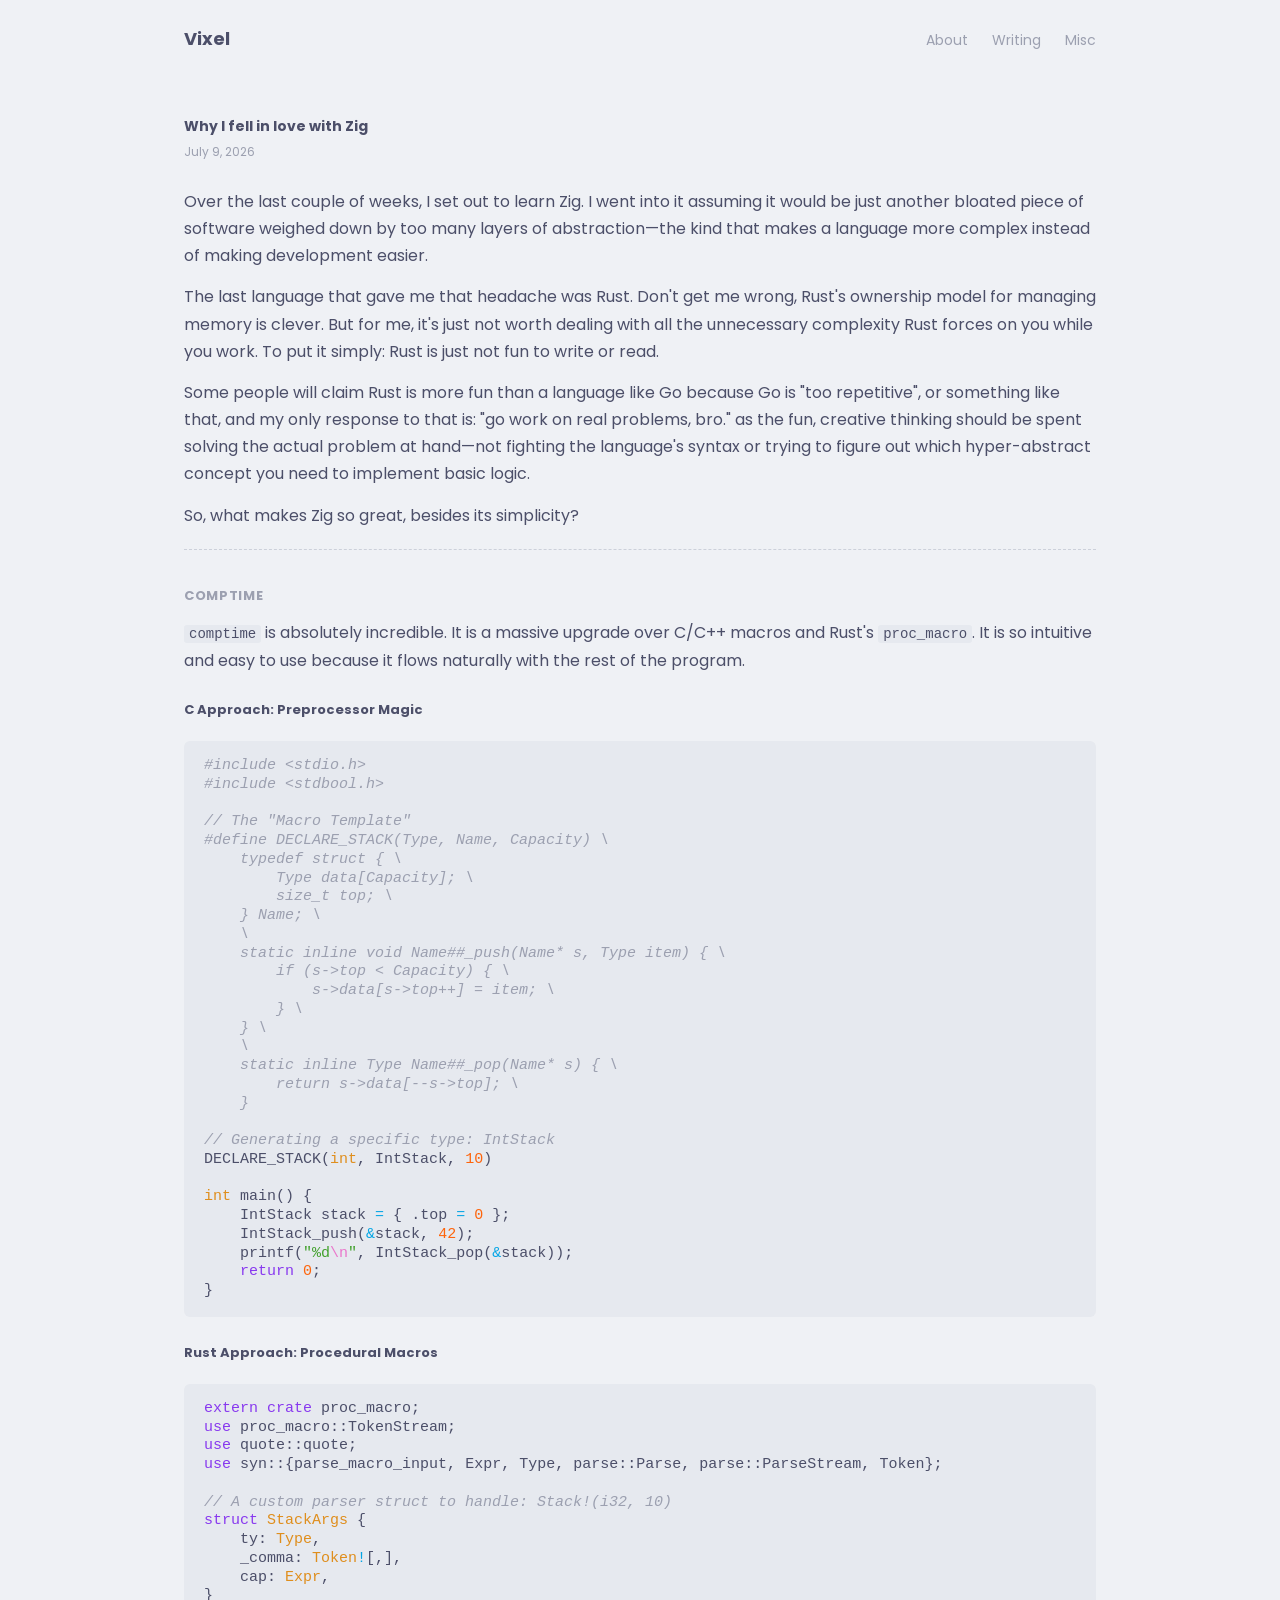
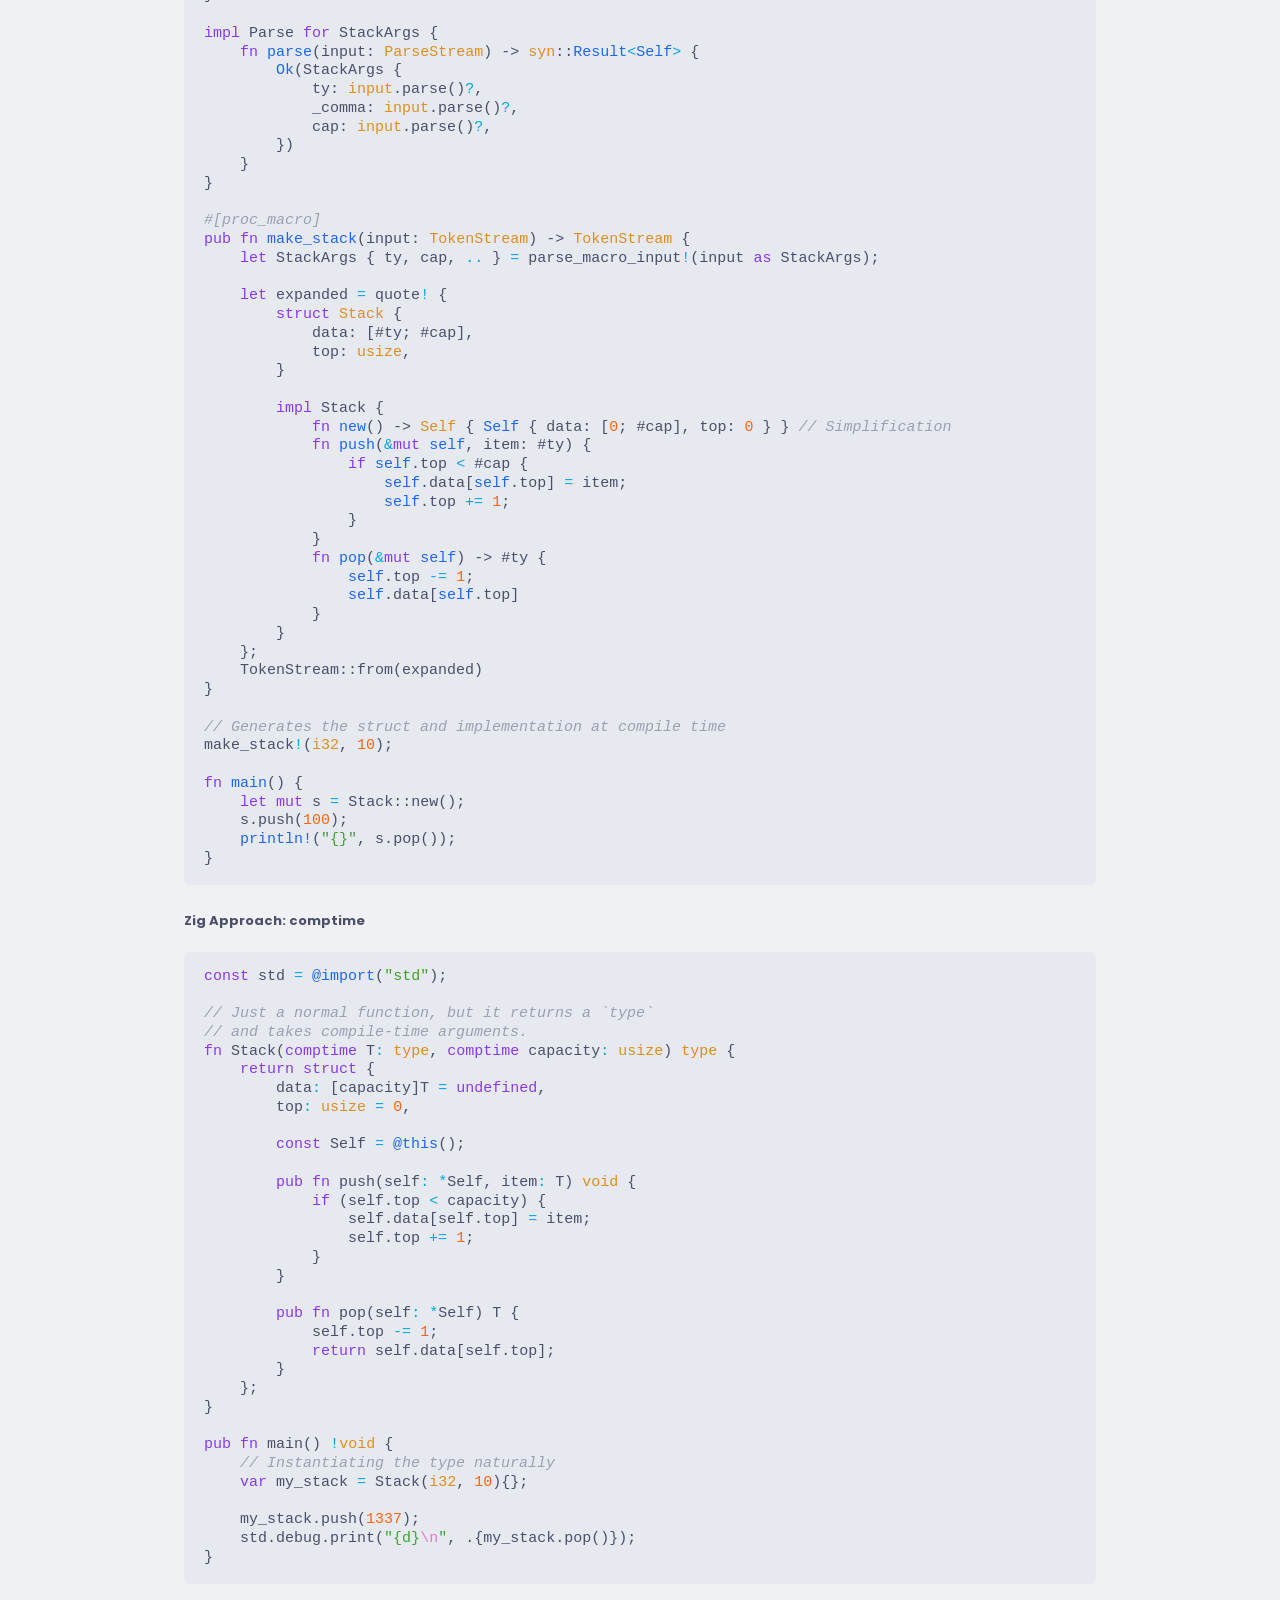
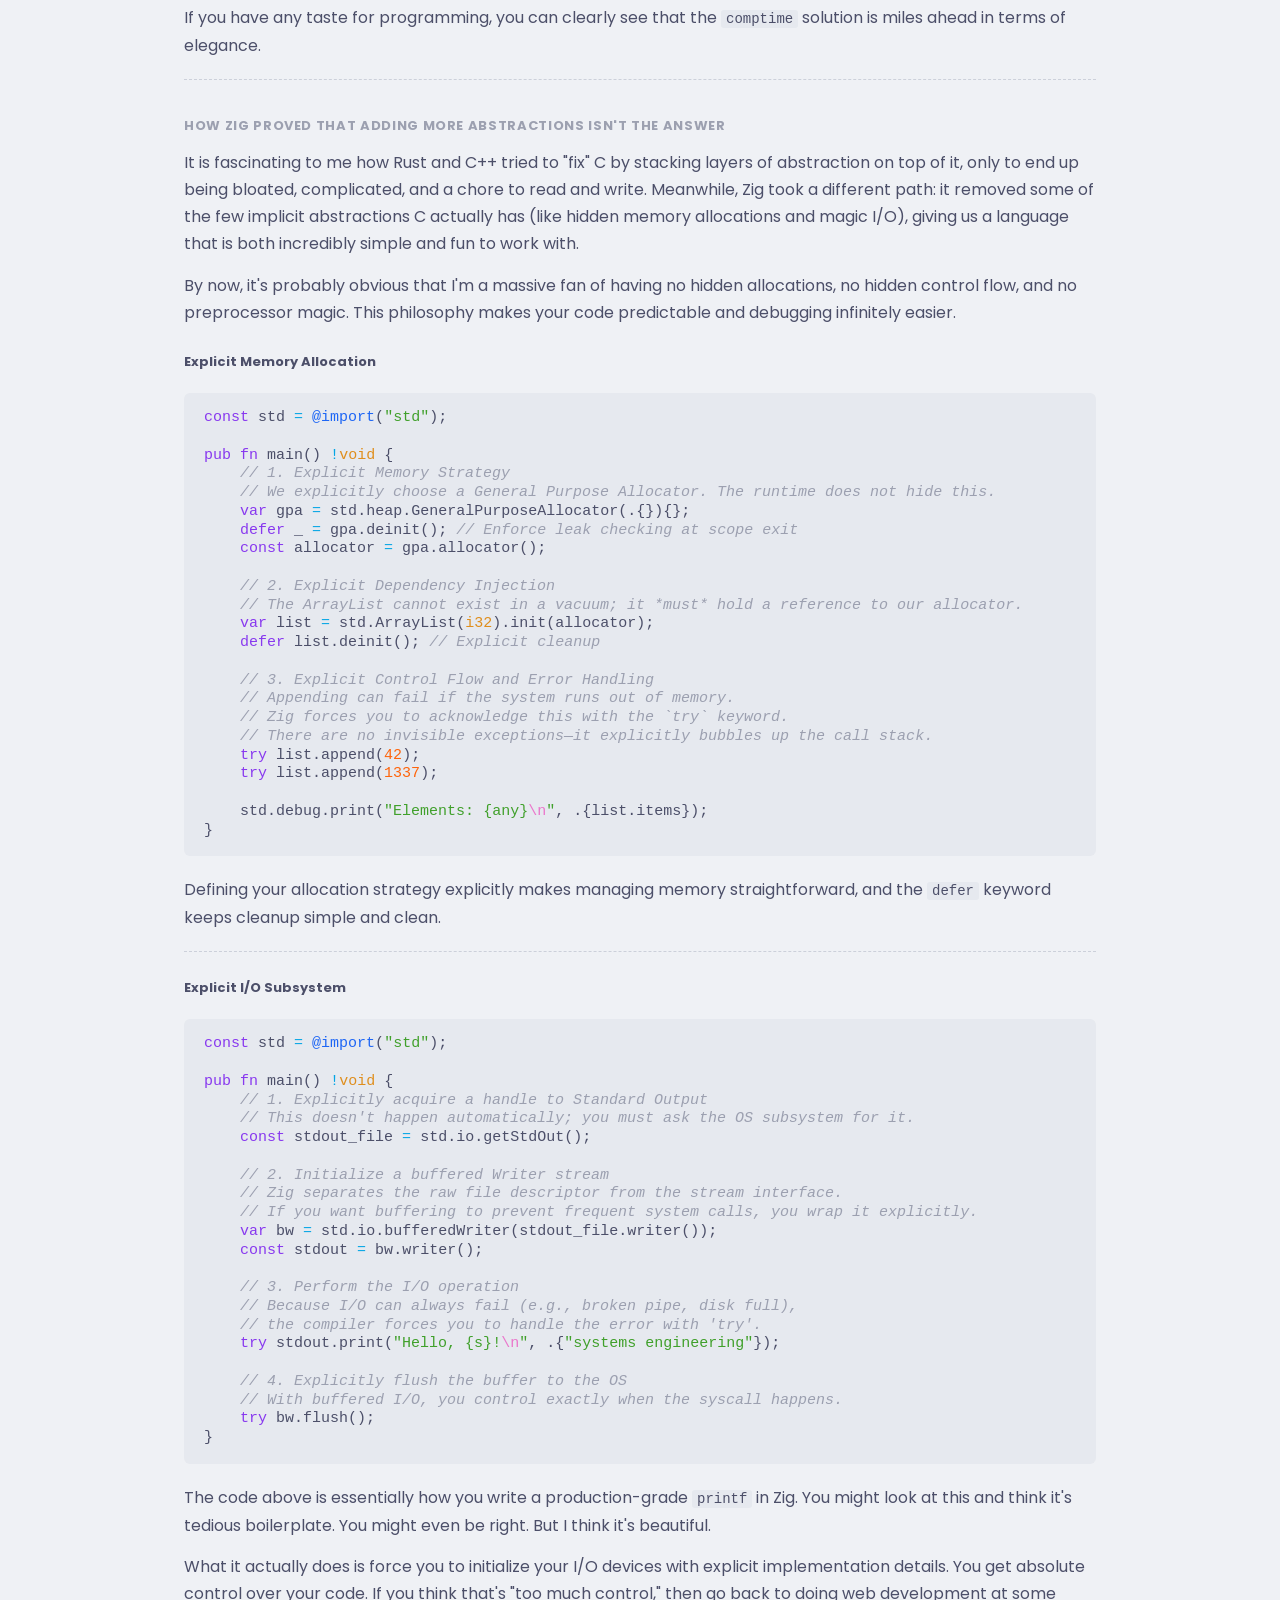
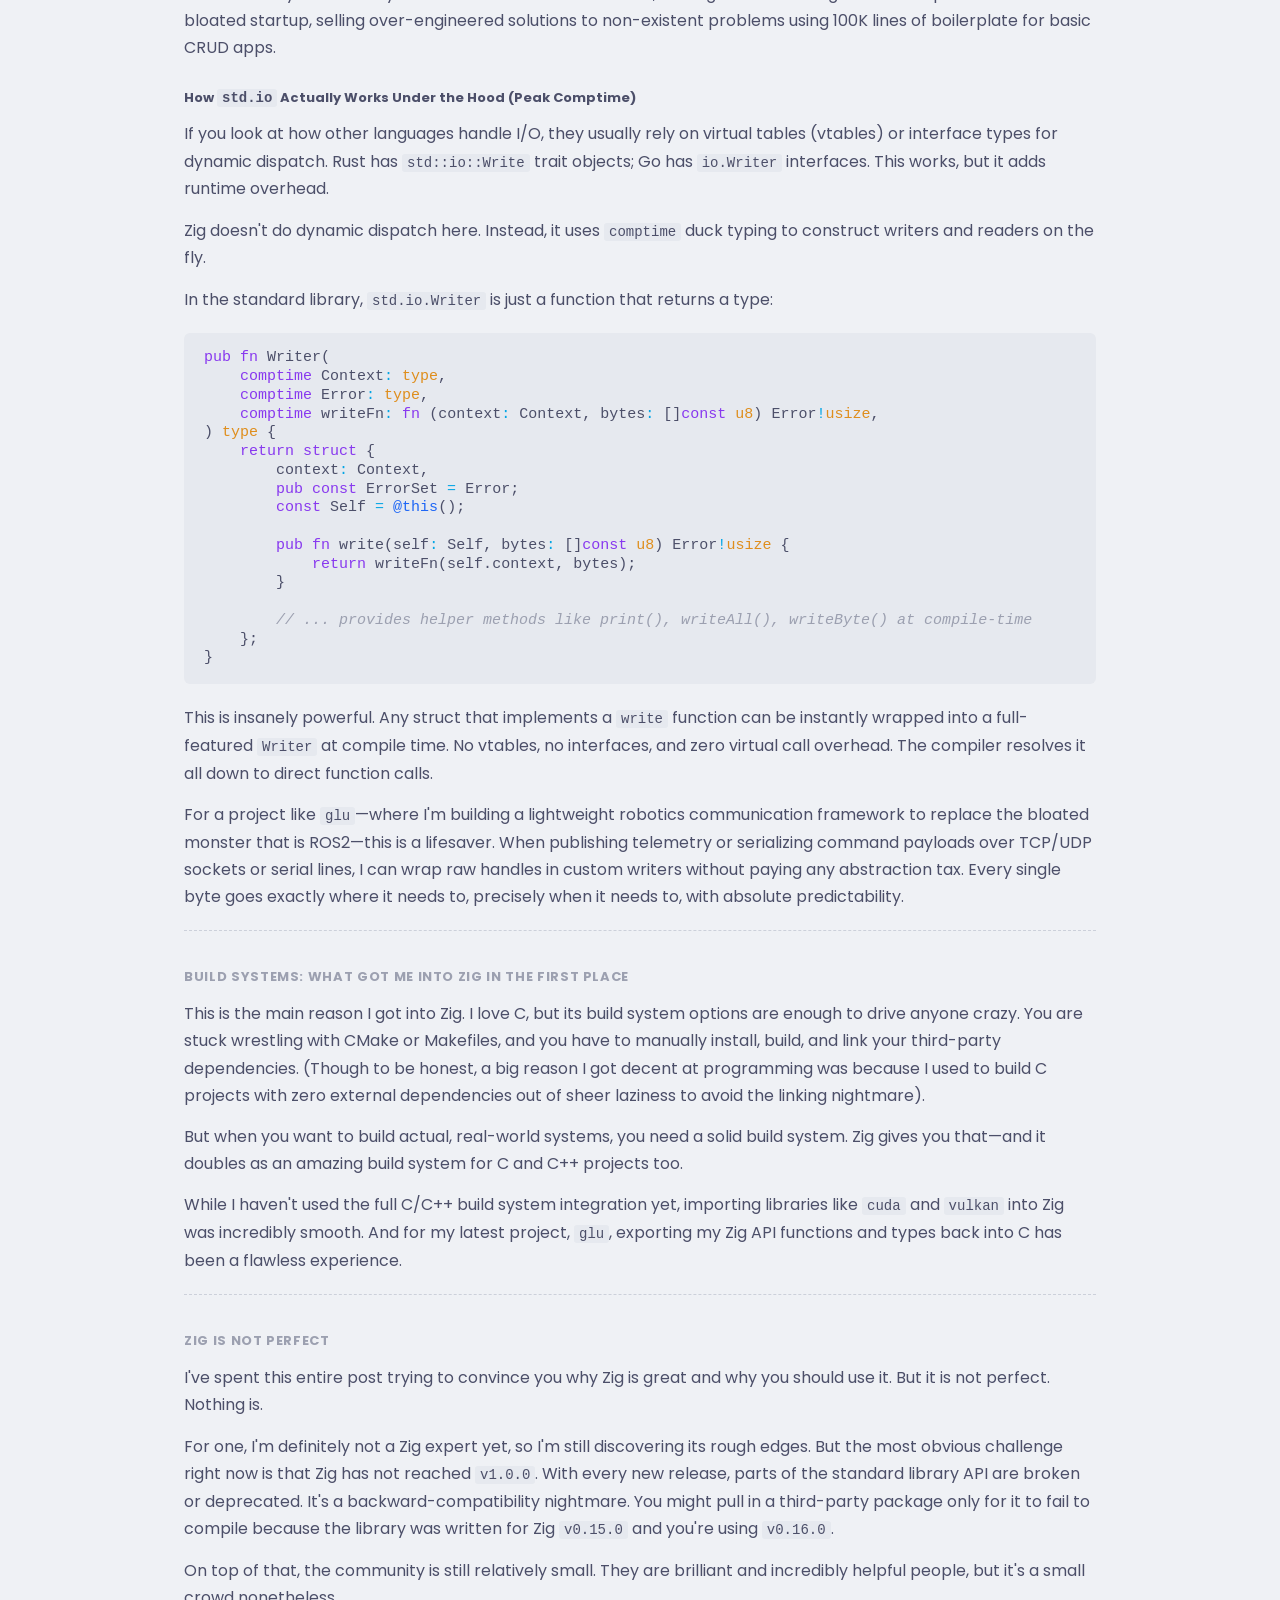
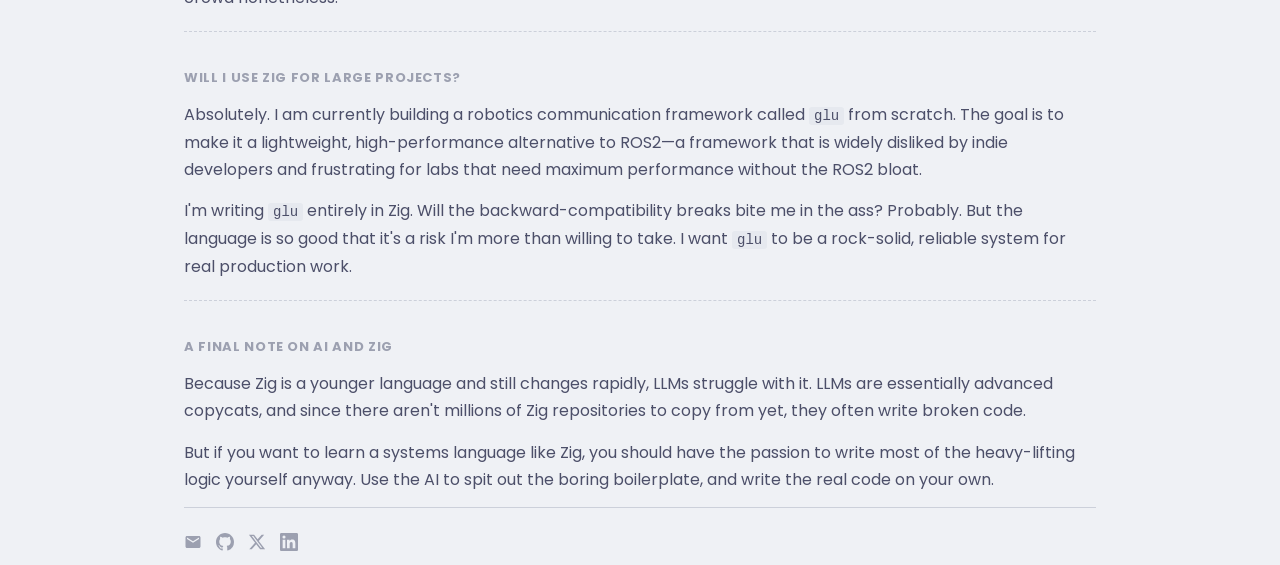
<file: writing/2026-07-09-zig.html>
<!DOCTYPE html>
<html lang="en">
<head>
    <meta charset="UTF-8">
    <meta name="viewport" content="width=device-width, initial-scale=1.0">
    <title>Why I fell in love with Zig — Vixel</title>
    <link rel="preconnect" href="https://fonts.googleapis.com">
    <link rel="preconnect" href="https://fonts.gstatic.com" crossorigin>
    <link href="https://fonts.googleapis.com/css2?family=Poppins:wght@400;500;600;700&display=swap" rel="stylesheet">
    <link rel="stylesheet" href="../style.css">
    
    <link rel="stylesheet" href="../pygments.css">
</head>
<body>
    <nav>
        <a href="../index.html" class="site-name">Vixel</a>
        <span class="nav-links">
            <a href="../index.html">About</a>
            <a href="../writing.html">Writing</a>
            <a href="../misc.html">Misc</a>
        </span>
    </nav>
    <main>
        <article>
            <h1 class="post-title">Why I fell in love with Zig</h1>
            <div class="post-meta">July 9, 2026</div>
            <p>Over the last couple of weeks, I set out to learn Zig. I went into it assuming it would be just another bloated piece of software weighed down by too many layers of abstraction—the kind that makes a language more complex instead of making development easier. </p>
<p>The last language that gave me that headache was Rust. Don't get me wrong, Rust's ownership model for managing memory is clever. But for me, it's just not worth dealing with all the unnecessary complexity Rust forces on you while you work. To put it simply: Rust is just not fun to write or read. </p>
<p>Some people will claim Rust is more fun than a language like Go because Go is "too repetitive", or something like that, and my only response to that is: "go work on real problems, bro." as the fun, creative thinking should be spent solving the actual problem at hand—not fighting the language's syntax or trying to figure out which hyper-abstract concept you need to implement basic logic.</p>
<p>So, what makes Zig so great, besides its simplicity?</p>
<hr />
<h2>comptime</h2>
<p><code>comptime</code> is absolutely incredible. It is a massive upgrade over C/C++ macros and Rust's <code>proc_macro</code>. It is so intuitive and easy to use because it flows naturally with the rest of the program.</p>
<h3>C Approach: Preprocessor Magic</h3>
<div class="codehilite"><pre><span></span><code><span class="cp">#include</span><span class="w"> </span><span class="cpf">&lt;stdio.h&gt;</span>
<span class="cp">#include</span><span class="w"> </span><span class="cpf">&lt;stdbool.h&gt;</span>

<span class="c1">// The &quot;Macro Template&quot;</span>
<span class="cp">#define DECLARE_STACK(Type, Name, Capacity) \</span>
<span class="cp">    typedef struct { \</span>
<span class="cp">        Type data[Capacity]; \</span>
<span class="cp">        size_t top; \</span>
<span class="cp">    } Name; \</span>
<span class="cp">    \</span>
<span class="cp">    static inline void Name##_push(Name* s, Type item) { \</span>
<span class="cp">        if (s-&gt;top &lt; Capacity) { \</span>
<span class="cp">            s-&gt;data[s-&gt;top++] = item; \</span>
<span class="cp">        } \</span>
<span class="cp">    } \</span>
<span class="cp">    \</span>
<span class="cp">    static inline Type Name##_pop(Name* s) { \</span>
<span class="cp">        return s-&gt;data[--s-&gt;top]; \</span>
<span class="cp">    }</span>

<span class="c1">// Generating a specific type: IntStack</span>
<span class="n">DECLARE_STACK</span><span class="p">(</span><span class="kt">int</span><span class="p">,</span><span class="w"> </span><span class="n">IntStack</span><span class="p">,</span><span class="w"> </span><span class="mi">10</span><span class="p">)</span>

<span class="kt">int</span><span class="w"> </span><span class="n">main</span><span class="p">()</span><span class="w"> </span><span class="p">{</span>
<span class="w">    </span><span class="n">IntStack</span><span class="w"> </span><span class="n">stack</span><span class="w"> </span><span class="o">=</span><span class="w"> </span><span class="p">{</span><span class="w"> </span><span class="p">.</span><span class="n">top</span><span class="w"> </span><span class="o">=</span><span class="w"> </span><span class="mi">0</span><span class="w"> </span><span class="p">};</span>
<span class="w">    </span><span class="n">IntStack_push</span><span class="p">(</span><span class="o">&amp;</span><span class="n">stack</span><span class="p">,</span><span class="w"> </span><span class="mi">42</span><span class="p">);</span>
<span class="w">    </span><span class="n">printf</span><span class="p">(</span><span class="s">&quot;%d</span><span class="se">\n</span><span class="s">&quot;</span><span class="p">,</span><span class="w"> </span><span class="n">IntStack_pop</span><span class="p">(</span><span class="o">&amp;</span><span class="n">stack</span><span class="p">));</span>
<span class="w">    </span><span class="k">return</span><span class="w"> </span><span class="mi">0</span><span class="p">;</span>
<span class="p">}</span>
</code></pre></div>

<h3>Rust Approach: Procedural Macros</h3>
<div class="codehilite"><pre><span></span><code><span class="k">extern</span><span class="w"> </span><span class="k">crate</span><span class="w"> </span><span class="n">proc_macro</span><span class="p">;</span>
<span class="k">use</span><span class="w"> </span><span class="n">proc_macro</span><span class="p">::</span><span class="n">TokenStream</span><span class="p">;</span>
<span class="k">use</span><span class="w"> </span><span class="n">quote</span><span class="p">::</span><span class="n">quote</span><span class="p">;</span>
<span class="k">use</span><span class="w"> </span><span class="n">syn</span><span class="p">::{</span><span class="n">parse_macro_input</span><span class="p">,</span><span class="w"> </span><span class="n">Expr</span><span class="p">,</span><span class="w"> </span><span class="n">Type</span><span class="p">,</span><span class="w"> </span><span class="n">parse</span><span class="p">::</span><span class="n">Parse</span><span class="p">,</span><span class="w"> </span><span class="n">parse</span><span class="p">::</span><span class="n">ParseStream</span><span class="p">,</span><span class="w"> </span><span class="n">Token</span><span class="p">};</span>

<span class="c1">// A custom parser struct to handle: Stack!(i32, 10)</span>
<span class="k">struct</span><span class="w"> </span><span class="nc">StackArgs</span><span class="w"> </span><span class="p">{</span>
<span class="w">    </span><span class="n">ty</span><span class="p">:</span><span class="w"> </span><span class="nc">Type</span><span class="p">,</span>
<span class="w">    </span><span class="n">_comma</span><span class="p">:</span><span class="w"> </span><span class="nc">Token</span><span class="o">!</span><span class="p">[,],</span>
<span class="w">    </span><span class="n">cap</span><span class="p">:</span><span class="w"> </span><span class="nc">Expr</span><span class="p">,</span>
<span class="p">}</span>

<span class="k">impl</span><span class="w"> </span><span class="n">Parse</span><span class="w"> </span><span class="k">for</span><span class="w"> </span><span class="n">StackArgs</span><span class="w"> </span><span class="p">{</span>
<span class="w">    </span><span class="k">fn</span><span class="w"> </span><span class="nf">parse</span><span class="p">(</span><span class="n">input</span><span class="p">:</span><span class="w"> </span><span class="nc">ParseStream</span><span class="p">)</span><span class="w"> </span><span class="p">-&gt;</span><span class="w"> </span><span class="nc">syn</span><span class="p">::</span><span class="nb">Result</span><span class="o">&lt;</span><span class="bp">Self</span><span class="o">&gt;</span><span class="w"> </span><span class="p">{</span>
<span class="w">        </span><span class="nb">Ok</span><span class="p">(</span><span class="n">StackArgs</span><span class="w"> </span><span class="p">{</span>
<span class="w">            </span><span class="n">ty</span><span class="p">:</span><span class="w"> </span><span class="nc">input</span><span class="p">.</span><span class="n">parse</span><span class="p">()</span><span class="o">?</span><span class="p">,</span>
<span class="w">            </span><span class="n">_comma</span><span class="p">:</span><span class="w"> </span><span class="nc">input</span><span class="p">.</span><span class="n">parse</span><span class="p">()</span><span class="o">?</span><span class="p">,</span>
<span class="w">            </span><span class="n">cap</span><span class="p">:</span><span class="w"> </span><span class="nc">input</span><span class="p">.</span><span class="n">parse</span><span class="p">()</span><span class="o">?</span><span class="p">,</span>
<span class="w">        </span><span class="p">})</span>
<span class="w">    </span><span class="p">}</span>
<span class="p">}</span>

<span class="cp">#[proc_macro]</span>
<span class="k">pub</span><span class="w"> </span><span class="k">fn</span><span class="w"> </span><span class="nf">make_stack</span><span class="p">(</span><span class="n">input</span><span class="p">:</span><span class="w"> </span><span class="nc">TokenStream</span><span class="p">)</span><span class="w"> </span><span class="p">-&gt;</span><span class="w"> </span><span class="nc">TokenStream</span><span class="w"> </span><span class="p">{</span>
<span class="w">    </span><span class="kd">let</span><span class="w"> </span><span class="n">StackArgs</span><span class="w"> </span><span class="p">{</span><span class="w"> </span><span class="n">ty</span><span class="p">,</span><span class="w"> </span><span class="n">cap</span><span class="p">,</span><span class="w"> </span><span class="o">..</span><span class="w"> </span><span class="p">}</span><span class="w"> </span><span class="o">=</span><span class="w"> </span><span class="n">parse_macro_input</span><span class="o">!</span><span class="p">(</span><span class="n">input</span><span class="w"> </span><span class="k">as</span><span class="w"> </span><span class="n">StackArgs</span><span class="p">);</span>

<span class="w">    </span><span class="kd">let</span><span class="w"> </span><span class="n">expanded</span><span class="w"> </span><span class="o">=</span><span class="w"> </span><span class="n">quote</span><span class="o">!</span><span class="w"> </span><span class="p">{</span>
<span class="w">        </span><span class="k">struct</span><span class="w"> </span><span class="nc">Stack</span><span class="w"> </span><span class="p">{</span>
<span class="w">            </span><span class="n">data</span><span class="p">:</span><span class="w"> </span><span class="p">[#</span><span class="n">ty</span><span class="p">;</span><span class="w"> </span><span class="p">#</span><span class="n">cap</span><span class="p">],</span>
<span class="w">            </span><span class="n">top</span><span class="p">:</span><span class="w"> </span><span class="kt">usize</span><span class="p">,</span>
<span class="w">        </span><span class="p">}</span>

<span class="w">        </span><span class="k">impl</span><span class="w"> </span><span class="n">Stack</span><span class="w"> </span><span class="p">{</span>
<span class="w">            </span><span class="k">fn</span><span class="w"> </span><span class="nf">new</span><span class="p">()</span><span class="w"> </span><span class="p">-&gt;</span><span class="w"> </span><span class="nc">Self</span><span class="w"> </span><span class="p">{</span><span class="w"> </span><span class="bp">Self</span><span class="w"> </span><span class="p">{</span><span class="w"> </span><span class="n">data</span><span class="p">:</span><span class="w"> </span><span class="p">[</span><span class="mi">0</span><span class="p">;</span><span class="w"> </span><span class="p">#</span><span class="n">cap</span><span class="p">],</span><span class="w"> </span><span class="n">top</span><span class="p">:</span><span class="w"> </span><span class="mi">0</span><span class="w"> </span><span class="p">}</span><span class="w"> </span><span class="p">}</span><span class="w"> </span><span class="c1">// Simplification</span>
<span class="w">            </span><span class="k">fn</span><span class="w"> </span><span class="nf">push</span><span class="p">(</span><span class="o">&amp;</span><span class="k">mut</span><span class="w"> </span><span class="bp">self</span><span class="p">,</span><span class="w"> </span><span class="n">item</span><span class="p">:</span><span class="w"> </span><span class="p">#</span><span class="n">ty</span><span class="p">)</span><span class="w"> </span><span class="p">{</span>
<span class="w">                </span><span class="k">if</span><span class="w"> </span><span class="bp">self</span><span class="p">.</span><span class="n">top</span><span class="w"> </span><span class="o">&lt;</span><span class="w"> </span><span class="p">#</span><span class="n">cap</span><span class="w"> </span><span class="p">{</span>
<span class="w">                    </span><span class="bp">self</span><span class="p">.</span><span class="n">data</span><span class="p">[</span><span class="bp">self</span><span class="p">.</span><span class="n">top</span><span class="p">]</span><span class="w"> </span><span class="o">=</span><span class="w"> </span><span class="n">item</span><span class="p">;</span>
<span class="w">                    </span><span class="bp">self</span><span class="p">.</span><span class="n">top</span><span class="w"> </span><span class="o">+=</span><span class="w"> </span><span class="mi">1</span><span class="p">;</span>
<span class="w">                </span><span class="p">}</span>
<span class="w">            </span><span class="p">}</span>
<span class="w">            </span><span class="k">fn</span><span class="w"> </span><span class="nf">pop</span><span class="p">(</span><span class="o">&amp;</span><span class="k">mut</span><span class="w"> </span><span class="bp">self</span><span class="p">)</span><span class="w"> </span><span class="p">-&gt;</span><span class="w"> </span><span class="p">#</span><span class="n">ty</span><span class="w"> </span><span class="p">{</span>
<span class="w">                </span><span class="bp">self</span><span class="p">.</span><span class="n">top</span><span class="w"> </span><span class="o">-=</span><span class="w"> </span><span class="mi">1</span><span class="p">;</span>
<span class="w">                </span><span class="bp">self</span><span class="p">.</span><span class="n">data</span><span class="p">[</span><span class="bp">self</span><span class="p">.</span><span class="n">top</span><span class="p">]</span>
<span class="w">            </span><span class="p">}</span>
<span class="w">        </span><span class="p">}</span>
<span class="w">    </span><span class="p">};</span>
<span class="w">    </span><span class="n">TokenStream</span><span class="p">::</span><span class="n">from</span><span class="p">(</span><span class="n">expanded</span><span class="p">)</span>
<span class="p">}</span>

<span class="c1">// Generates the struct and implementation at compile time</span>
<span class="n">make_stack</span><span class="o">!</span><span class="p">(</span><span class="kt">i32</span><span class="p">,</span><span class="w"> </span><span class="mi">10</span><span class="p">);</span><span class="w"> </span>

<span class="k">fn</span><span class="w"> </span><span class="nf">main</span><span class="p">()</span><span class="w"> </span><span class="p">{</span>
<span class="w">    </span><span class="kd">let</span><span class="w"> </span><span class="k">mut</span><span class="w"> </span><span class="n">s</span><span class="w"> </span><span class="o">=</span><span class="w"> </span><span class="n">Stack</span><span class="p">::</span><span class="n">new</span><span class="p">();</span>
<span class="w">    </span><span class="n">s</span><span class="p">.</span><span class="n">push</span><span class="p">(</span><span class="mi">100</span><span class="p">);</span>
<span class="w">    </span><span class="fm">println!</span><span class="p">(</span><span class="s">&quot;{}&quot;</span><span class="p">,</span><span class="w"> </span><span class="n">s</span><span class="p">.</span><span class="n">pop</span><span class="p">());</span>
<span class="p">}</span>
</code></pre></div>

<h3>Zig Approach: comptime</h3>
<div class="codehilite"><pre><span></span><code><span class="kr">const</span><span class="w"> </span><span class="n">std</span><span class="w"> </span><span class="o">=</span><span class="w"> </span><span class="nb">@import</span><span class="p">(</span><span class="s">&quot;std&quot;</span><span class="p">);</span>

<span class="c1">// Just a normal function, but it returns a `type` </span>
<span class="c1">// and takes compile-time arguments.</span>
<span class="k">fn</span><span class="w"> </span><span class="n">Stack</span><span class="p">(</span><span class="kr">comptime</span><span class="w"> </span><span class="n">T</span><span class="o">:</span><span class="w"> </span><span class="kt">type</span><span class="p">,</span><span class="w"> </span><span class="kr">comptime</span><span class="w"> </span><span class="n">capacity</span><span class="o">:</span><span class="w"> </span><span class="kt">usize</span><span class="p">)</span><span class="w"> </span><span class="kt">type</span><span class="w"> </span><span class="p">{</span>
<span class="w">    </span><span class="k">return</span><span class="w"> </span><span class="k">struct</span><span class="w"> </span><span class="p">{</span>
<span class="w">        </span><span class="n">data</span><span class="o">:</span><span class="w"> </span><span class="p">[</span><span class="n">capacity</span><span class="p">]</span><span class="n">T</span><span class="w"> </span><span class="o">=</span><span class="w"> </span><span class="kc">undefined</span><span class="p">,</span>
<span class="w">        </span><span class="n">top</span><span class="o">:</span><span class="w"> </span><span class="kt">usize</span><span class="w"> </span><span class="o">=</span><span class="w"> </span><span class="mi">0</span><span class="p">,</span>

<span class="w">        </span><span class="kr">const</span><span class="w"> </span><span class="n">Self</span><span class="w"> </span><span class="o">=</span><span class="w"> </span><span class="nb">@this</span><span class="p">();</span>

<span class="w">        </span><span class="kr">pub</span><span class="w"> </span><span class="k">fn</span><span class="w"> </span><span class="n">push</span><span class="p">(</span><span class="n">self</span><span class="o">:</span><span class="w"> </span><span class="o">*</span><span class="n">Self</span><span class="p">,</span><span class="w"> </span><span class="n">item</span><span class="o">:</span><span class="w"> </span><span class="n">T</span><span class="p">)</span><span class="w"> </span><span class="kt">void</span><span class="w"> </span><span class="p">{</span>
<span class="w">            </span><span class="k">if</span><span class="w"> </span><span class="p">(</span><span class="n">self</span><span class="p">.</span><span class="n">top</span><span class="w"> </span><span class="o">&lt;</span><span class="w"> </span><span class="n">capacity</span><span class="p">)</span><span class="w"> </span><span class="p">{</span>
<span class="w">                </span><span class="n">self</span><span class="p">.</span><span class="n">data</span><span class="p">[</span><span class="n">self</span><span class="p">.</span><span class="n">top</span><span class="p">]</span><span class="w"> </span><span class="o">=</span><span class="w"> </span><span class="n">item</span><span class="p">;</span>
<span class="w">                </span><span class="n">self</span><span class="p">.</span><span class="n">top</span><span class="w"> </span><span class="o">+=</span><span class="w"> </span><span class="mi">1</span><span class="p">;</span>
<span class="w">            </span><span class="p">}</span>
<span class="w">        </span><span class="p">}</span>

<span class="w">        </span><span class="kr">pub</span><span class="w"> </span><span class="k">fn</span><span class="w"> </span><span class="n">pop</span><span class="p">(</span><span class="n">self</span><span class="o">:</span><span class="w"> </span><span class="o">*</span><span class="n">Self</span><span class="p">)</span><span class="w"> </span><span class="n">T</span><span class="w"> </span><span class="p">{</span>
<span class="w">            </span><span class="n">self</span><span class="p">.</span><span class="n">top</span><span class="w"> </span><span class="o">-=</span><span class="w"> </span><span class="mi">1</span><span class="p">;</span>
<span class="w">            </span><span class="k">return</span><span class="w"> </span><span class="n">self</span><span class="p">.</span><span class="n">data</span><span class="p">[</span><span class="n">self</span><span class="p">.</span><span class="n">top</span><span class="p">];</span>
<span class="w">        </span><span class="p">}</span>
<span class="w">    </span><span class="p">};</span>
<span class="p">}</span>

<span class="kr">pub</span><span class="w"> </span><span class="k">fn</span><span class="w"> </span><span class="n">main</span><span class="p">()</span><span class="w"> </span><span class="o">!</span><span class="kt">void</span><span class="w"> </span><span class="p">{</span>
<span class="w">    </span><span class="c1">// Instantiating the type naturally</span>
<span class="w">    </span><span class="kr">var</span><span class="w"> </span><span class="n">my_stack</span><span class="w"> </span><span class="o">=</span><span class="w"> </span><span class="n">Stack</span><span class="p">(</span><span class="kt">i32</span><span class="p">,</span><span class="w"> </span><span class="mi">10</span><span class="p">){};</span>

<span class="w">    </span><span class="n">my_stack</span><span class="p">.</span><span class="n">push</span><span class="p">(</span><span class="mi">1337</span><span class="p">);</span>
<span class="w">    </span><span class="n">std</span><span class="p">.</span><span class="n">debug</span><span class="p">.</span><span class="n">print</span><span class="p">(</span><span class="s">&quot;{d}</span><span class="se">\n</span><span class="s">&quot;</span><span class="p">,</span><span class="w"> </span><span class="p">.{</span><span class="n">my_stack</span><span class="p">.</span><span class="n">pop</span><span class="p">()});</span>
<span class="p">}</span>
</code></pre></div>

<p>If you have any taste for programming, you can clearly see that the <code>comptime</code> solution is miles ahead in terms of elegance.</p>
<hr />
<h2>How Zig Proved That Adding More Abstractions Isn't the Answer</h2>
<p>It is fascinating to me how Rust and C++ tried to "fix" C by stacking layers of abstraction on top of it, only to end up being bloated, complicated, and a chore to read and write. Meanwhile, Zig took a different path: it removed some of the few implicit abstractions C actually has (like hidden memory allocations and magic I/O), giving us a language that is both incredibly simple and fun to work with.</p>
<p>By now, it's probably obvious that I'm a massive fan of having no hidden allocations, no hidden control flow, and no preprocessor magic. This philosophy makes your code predictable and debugging infinitely easier.</p>
<h3>Explicit Memory Allocation</h3>
<div class="codehilite"><pre><span></span><code><span class="kr">const</span><span class="w"> </span><span class="n">std</span><span class="w"> </span><span class="o">=</span><span class="w"> </span><span class="nb">@import</span><span class="p">(</span><span class="s">&quot;std&quot;</span><span class="p">);</span>

<span class="kr">pub</span><span class="w"> </span><span class="k">fn</span><span class="w"> </span><span class="n">main</span><span class="p">()</span><span class="w"> </span><span class="o">!</span><span class="kt">void</span><span class="w"> </span><span class="p">{</span>
<span class="w">    </span><span class="c1">// 1. Explicit Memory Strategy</span>
<span class="w">    </span><span class="c1">// We explicitly choose a General Purpose Allocator. The runtime does not hide this.</span>
<span class="w">    </span><span class="kr">var</span><span class="w"> </span><span class="n">gpa</span><span class="w"> </span><span class="o">=</span><span class="w"> </span><span class="n">std</span><span class="p">.</span><span class="n">heap</span><span class="p">.</span><span class="n">GeneralPurposeAllocator</span><span class="p">(.{}){};</span>
<span class="w">    </span><span class="k">defer</span><span class="w"> </span><span class="n">_</span><span class="w"> </span><span class="o">=</span><span class="w"> </span><span class="n">gpa</span><span class="p">.</span><span class="n">deinit</span><span class="p">();</span><span class="w"> </span><span class="c1">// Enforce leak checking at scope exit</span>
<span class="w">    </span><span class="kr">const</span><span class="w"> </span><span class="n">allocator</span><span class="w"> </span><span class="o">=</span><span class="w"> </span><span class="n">gpa</span><span class="p">.</span><span class="n">allocator</span><span class="p">();</span>

<span class="w">    </span><span class="c1">// 2. Explicit Dependency Injection</span>
<span class="w">    </span><span class="c1">// The ArrayList cannot exist in a vacuum; it *must* hold a reference to our allocator.</span>
<span class="w">    </span><span class="kr">var</span><span class="w"> </span><span class="n">list</span><span class="w"> </span><span class="o">=</span><span class="w"> </span><span class="n">std</span><span class="p">.</span><span class="n">ArrayList</span><span class="p">(</span><span class="kt">i32</span><span class="p">).</span><span class="n">init</span><span class="p">(</span><span class="n">allocator</span><span class="p">);</span>
<span class="w">    </span><span class="k">defer</span><span class="w"> </span><span class="n">list</span><span class="p">.</span><span class="n">deinit</span><span class="p">();</span><span class="w"> </span><span class="c1">// Explicit cleanup</span>

<span class="w">    </span><span class="c1">// 3. Explicit Control Flow and Error Handling</span>
<span class="w">    </span><span class="c1">// Appending can fail if the system runs out of memory. </span>
<span class="w">    </span><span class="c1">// Zig forces you to acknowledge this with the `try` keyword. </span>
<span class="w">    </span><span class="c1">// There are no invisible exceptions—it explicitly bubbles up the call stack.</span>
<span class="w">    </span><span class="k">try</span><span class="w"> </span><span class="n">list</span><span class="p">.</span><span class="n">append</span><span class="p">(</span><span class="mi">42</span><span class="p">);</span>
<span class="w">    </span><span class="k">try</span><span class="w"> </span><span class="n">list</span><span class="p">.</span><span class="n">append</span><span class="p">(</span><span class="mi">1337</span><span class="p">);</span>

<span class="w">    </span><span class="n">std</span><span class="p">.</span><span class="n">debug</span><span class="p">.</span><span class="n">print</span><span class="p">(</span><span class="s">&quot;Elements: {any}</span><span class="se">\n</span><span class="s">&quot;</span><span class="p">,</span><span class="w"> </span><span class="p">.{</span><span class="n">list</span><span class="p">.</span><span class="n">items</span><span class="p">});</span>
<span class="p">}</span>
</code></pre></div>

<p>Defining your allocation strategy explicitly makes managing memory straightforward, and the <code>defer</code> keyword keeps cleanup simple and clean.</p>
<hr />
<h3>Explicit I/O Subsystem</h3>
<div class="codehilite"><pre><span></span><code><span class="kr">const</span><span class="w"> </span><span class="n">std</span><span class="w"> </span><span class="o">=</span><span class="w"> </span><span class="nb">@import</span><span class="p">(</span><span class="s">&quot;std&quot;</span><span class="p">);</span>

<span class="kr">pub</span><span class="w"> </span><span class="k">fn</span><span class="w"> </span><span class="n">main</span><span class="p">()</span><span class="w"> </span><span class="o">!</span><span class="kt">void</span><span class="w"> </span><span class="p">{</span>
<span class="w">    </span><span class="c1">// 1. Explicitly acquire a handle to Standard Output</span>
<span class="w">    </span><span class="c1">// This doesn&#39;t happen automatically; you must ask the OS subsystem for it.</span>
<span class="w">    </span><span class="kr">const</span><span class="w"> </span><span class="n">stdout_file</span><span class="w"> </span><span class="o">=</span><span class="w"> </span><span class="n">std</span><span class="p">.</span><span class="n">io</span><span class="p">.</span><span class="n">getStdOut</span><span class="p">();</span>

<span class="w">    </span><span class="c1">// 2. Initialize a buffered Writer stream</span>
<span class="w">    </span><span class="c1">// Zig separates the raw file descriptor from the stream interface.</span>
<span class="w">    </span><span class="c1">// If you want buffering to prevent frequent system calls, you wrap it explicitly.</span>
<span class="w">    </span><span class="kr">var</span><span class="w"> </span><span class="n">bw</span><span class="w"> </span><span class="o">=</span><span class="w"> </span><span class="n">std</span><span class="p">.</span><span class="n">io</span><span class="p">.</span><span class="n">bufferedWriter</span><span class="p">(</span><span class="n">stdout_file</span><span class="p">.</span><span class="n">writer</span><span class="p">());</span>
<span class="w">    </span><span class="kr">const</span><span class="w"> </span><span class="n">stdout</span><span class="w"> </span><span class="o">=</span><span class="w"> </span><span class="n">bw</span><span class="p">.</span><span class="n">writer</span><span class="p">();</span>

<span class="w">    </span><span class="c1">// 3. Perform the I/O operation</span>
<span class="w">    </span><span class="c1">// Because I/O can always fail (e.g., broken pipe, disk full), </span>
<span class="w">    </span><span class="c1">// the compiler forces you to handle the error with &#39;try&#39;.</span>
<span class="w">    </span><span class="k">try</span><span class="w"> </span><span class="n">stdout</span><span class="p">.</span><span class="n">print</span><span class="p">(</span><span class="s">&quot;Hello, {s}!</span><span class="se">\n</span><span class="s">&quot;</span><span class="p">,</span><span class="w"> </span><span class="p">.{</span><span class="s">&quot;systems engineering&quot;</span><span class="p">});</span>

<span class="w">    </span><span class="c1">// 4. Explicitly flush the buffer to the OS</span>
<span class="w">    </span><span class="c1">// With buffered I/O, you control exactly when the syscall happens.</span>
<span class="w">    </span><span class="k">try</span><span class="w"> </span><span class="n">bw</span><span class="p">.</span><span class="n">flush</span><span class="p">();</span><span class="w"> </span>
<span class="p">}</span>
</code></pre></div>

<p>The code above is essentially how you write a production-grade <code>printf</code> in Zig. You might look at this and think it's tedious boilerplate. You might even be right. But I think it's beautiful. </p>
<p>What it actually does is force you to initialize your I/O devices with explicit implementation details. You get absolute control over your code. If you think that's "too much control," then go back to doing web development at some bloated startup, selling over-engineered solutions to non-existent problems using 100K lines of boilerplate for basic CRUD apps.</p>
<h3>How <code>std.io</code> Actually Works Under the Hood (Peak Comptime)</h3>
<p>If you look at how other languages handle I/O, they usually rely on virtual tables (vtables) or interface types for dynamic dispatch. Rust has <code>std::io::Write</code> trait objects; Go has <code>io.Writer</code> interfaces. This works, but it adds runtime overhead.</p>
<p>Zig doesn't do dynamic dispatch here. Instead, it uses <code>comptime</code> duck typing to construct writers and readers on the fly. </p>
<p>In the standard library, <code>std.io.Writer</code> is just a function that returns a type:</p>
<div class="codehilite"><pre><span></span><code><span class="kr">pub</span><span class="w"> </span><span class="k">fn</span><span class="w"> </span><span class="n">Writer</span><span class="p">(</span>
<span class="w">    </span><span class="kr">comptime</span><span class="w"> </span><span class="n">Context</span><span class="o">:</span><span class="w"> </span><span class="kt">type</span><span class="p">,</span>
<span class="w">    </span><span class="kr">comptime</span><span class="w"> </span><span class="n">Error</span><span class="o">:</span><span class="w"> </span><span class="kt">type</span><span class="p">,</span>
<span class="w">    </span><span class="kr">comptime</span><span class="w"> </span><span class="n">writeFn</span><span class="o">:</span><span class="w"> </span><span class="k">fn</span><span class="w"> </span><span class="p">(</span><span class="n">context</span><span class="o">:</span><span class="w"> </span><span class="n">Context</span><span class="p">,</span><span class="w"> </span><span class="n">bytes</span><span class="o">:</span><span class="w"> </span><span class="p">[]</span><span class="kr">const</span><span class="w"> </span><span class="kt">u8</span><span class="p">)</span><span class="w"> </span><span class="n">Error</span><span class="o">!</span><span class="kt">usize</span><span class="p">,</span>
<span class="p">)</span><span class="w"> </span><span class="kt">type</span><span class="w"> </span><span class="p">{</span>
<span class="w">    </span><span class="k">return</span><span class="w"> </span><span class="k">struct</span><span class="w"> </span><span class="p">{</span>
<span class="w">        </span><span class="n">context</span><span class="o">:</span><span class="w"> </span><span class="n">Context</span><span class="p">,</span>
<span class="w">        </span><span class="kr">pub</span><span class="w"> </span><span class="kr">const</span><span class="w"> </span><span class="n">ErrorSet</span><span class="w"> </span><span class="o">=</span><span class="w"> </span><span class="n">Error</span><span class="p">;</span>
<span class="w">        </span><span class="kr">const</span><span class="w"> </span><span class="n">Self</span><span class="w"> </span><span class="o">=</span><span class="w"> </span><span class="nb">@this</span><span class="p">();</span>

<span class="w">        </span><span class="kr">pub</span><span class="w"> </span><span class="k">fn</span><span class="w"> </span><span class="n">write</span><span class="p">(</span><span class="n">self</span><span class="o">:</span><span class="w"> </span><span class="n">Self</span><span class="p">,</span><span class="w"> </span><span class="n">bytes</span><span class="o">:</span><span class="w"> </span><span class="p">[]</span><span class="kr">const</span><span class="w"> </span><span class="kt">u8</span><span class="p">)</span><span class="w"> </span><span class="n">Error</span><span class="o">!</span><span class="kt">usize</span><span class="w"> </span><span class="p">{</span>
<span class="w">            </span><span class="k">return</span><span class="w"> </span><span class="n">writeFn</span><span class="p">(</span><span class="n">self</span><span class="p">.</span><span class="n">context</span><span class="p">,</span><span class="w"> </span><span class="n">bytes</span><span class="p">);</span>
<span class="w">        </span><span class="p">}</span>

<span class="w">        </span><span class="c1">// ... provides helper methods like print(), writeAll(), writeByte() at compile-time</span>
<span class="w">    </span><span class="p">};</span>
<span class="p">}</span>
</code></pre></div>

<p>This is insanely powerful. Any struct that implements a <code>write</code> function can be instantly wrapped into a full-featured <code>Writer</code> at compile time. No vtables, no interfaces, and zero virtual call overhead. The compiler resolves it all down to direct function calls.</p>
<p>For a project like <code>glu</code>—where I'm building a lightweight robotics communication framework to replace the bloated monster that is ROS2—this is a lifesaver. When publishing telemetry or serializing command payloads over TCP/UDP sockets or serial lines, I can wrap raw handles in custom writers without paying any abstraction tax. Every single byte goes exactly where it needs to, precisely when it needs to, with absolute predictability.</p>
<hr />
<h2>Build Systems: What Got Me Into Zig in the First Place</h2>
<p>This is the main reason I got into Zig. I love C, but its build system options are enough to drive anyone crazy. You are stuck wrestling with CMake or Makefiles, and you have to manually install, build, and link your third-party dependencies. (Though to be honest, a big reason I got decent at programming was because I used to build C projects with zero external dependencies out of sheer laziness to avoid the linking nightmare). </p>
<p>But when you want to build actual, real-world systems, you need a solid build system. Zig gives you that—and it doubles as an amazing build system for C and C++ projects too.</p>
<p>While I haven't used the full C/C++ build system integration yet, importing libraries like <code>cuda</code> and <code>vulkan</code> into Zig was incredibly smooth. And for my latest project, <code>glu</code>, exporting my Zig API functions and types back into C has been a flawless experience.</p>
<hr />
<h2>Zig is Not Perfect</h2>
<p>I've spent this entire post trying to convince you why Zig is great and why you should use it. But it is not perfect. Nothing is.</p>
<p>For one, I'm definitely not a Zig expert yet, so I'm still discovering its rough edges. But the most obvious challenge right now is that Zig has not reached <code>v1.0.0</code>. With every new release, parts of the standard library API are broken or deprecated. It's a backward-compatibility nightmare. You might pull in a third-party package only for it to fail to compile because the library was written for Zig <code>v0.15.0</code> and you're using <code>v0.16.0</code>. </p>
<p>On top of that, the community is still relatively small. They are brilliant and incredibly helpful people, but it's a small crowd nonetheless.</p>
<hr />
<h2>Will I Use Zig for Large Projects?</h2>
<p>Absolutely. I am currently building a robotics communication framework called <code>glu</code> from scratch. The goal is to make it a lightweight, high-performance alternative to ROS2—a framework that is widely disliked by indie developers and frustrating for labs that need maximum performance without the ROS2 bloat. </p>
<p>I'm writing <code>glu</code> entirely in Zig. Will the backward-compatibility breaks bite me in the ass? Probably. But the language is so good that it's a risk I'm more than willing to take. I want <code>glu</code> to be a rock-solid, reliable system for real production work.</p>
<hr />
<h2>A Final Note on AI and Zig</h2>
<p>Because Zig is a younger language and still changes rapidly, LLMs struggle with it. LLMs are essentially advanced copycats, and since there aren't millions of Zig repositories to copy from yet, they often write broken code. </p>
<p>But if you want to learn a systems language like Zig, you should have the passion to write most of the heavy-lifting logic yourself anyway. Use the AI to spit out the boring boilerplate, and write the real code on your own.</p>
        </article>
    </main>
    <footer>
            <div class="footer-links">
        <a href="mailto:yusufshihata2006@gmail.com" target="_blank"><svg viewBox="0 0 24 24" width="18" height="18" fill="currentColor"><path d="M20 4H4c-1.1 0-2 .9-2 2v12c0 1.1.9 2 2 2h16c1.1 0 2-.9 2-2V6c0-1.1-.9-2-2-2zm0 4l-8 5-8-5V6l8 5 8-5v2z"/></svg></a>
        <a href="https://github.com/Vixel2006" target="_blank"><svg viewBox="0 0 24 24" width="18" height="18" fill="currentColor"><path d="M12 0C5.37 0 0 5.37 0 12c0 5.31 3.435 9.795 8.205 11.385.6.105.825-.255.825-.57 0-.285-.015-1.23-.015-2.235-3.015.555-3.795-.735-4.035-1.41-.135-.345-.72-1.41-1.23-1.695-.42-.225-1.02-.78-.015-.795.945-.015 1.62.87 1.845 1.23 1.08 1.815 2.805 1.305 3.495.99.105-.78.42-1.305.765-1.605-2.67-.3-5.46-1.335-5.46-5.925 0-1.305.465-2.385 1.23-3.225-.12-.3-.54-1.53.12-3.18 0 0 1.005-.315 3.3 1.23.96-.27 1.98-.405 3-.405s2.04.135 3 .405c2.295-1.56 3.3-1.23 3.3-1.23.66 1.65.24 2.88.12 3.18.765.84 1.23 1.905 1.23 3.225 0 4.605-2.805 5.625-5.475 5.925.435.375.81 1.095.81 2.22 0 1.605-.015 2.895-.015 3.3 0 .315.225.69.825.57A12.02 12.02 0 0024 12c0-6.63-5.37-12-12-12z"/></svg></a>
        <a href="https://x.com/this_vixel" target="_blank"><svg viewBox="0 0 24 24" width="18" height="18" fill="currentColor"><path d="M18.244 2.25h3.308l-7.227 8.26 8.502 11.24H16.17l-5.214-6.817L4.99 21.75H1.68l7.73-8.835L1.254 2.25H8.08l4.713 6.231zm-1.161 17.52h1.833L7.084 4.126H5.117z"/></svg></a>
        <a href="https://www.linkedin.com/in/yusufmohamed2006" target="_blank"><svg viewBox="0 0 24 24" width="18" height="18" fill="currentColor"><path d="M20.447 20.452h-3.554v-5.569c0-1.328-.027-3.037-1.852-3.037-1.853 0-2.136 1.445-2.136 2.939v5.667H9.351V9h3.414v1.561h.046c.477-.9 1.637-1.85 3.37-1.85 3.601 0 4.267 2.37 4.267 5.455v6.286zM5.337 7.433a2.062 2.062 0 01-2.063-2.065 2.064 2.064 0 112.063 2.065zm1.782 13.019H3.555V9h3.564v11.452zM22.225 0H1.771C.792 0 0 .774 0 1.729v20.542C0 23.227.792 24 1.771 24h20.451C23.2 24 24 23.227 24 22.271V1.729C24 .774 23.2 0 22.222 0h.003z"/></svg></a>
    </div>
    </footer>
</body>
</html>
</file>
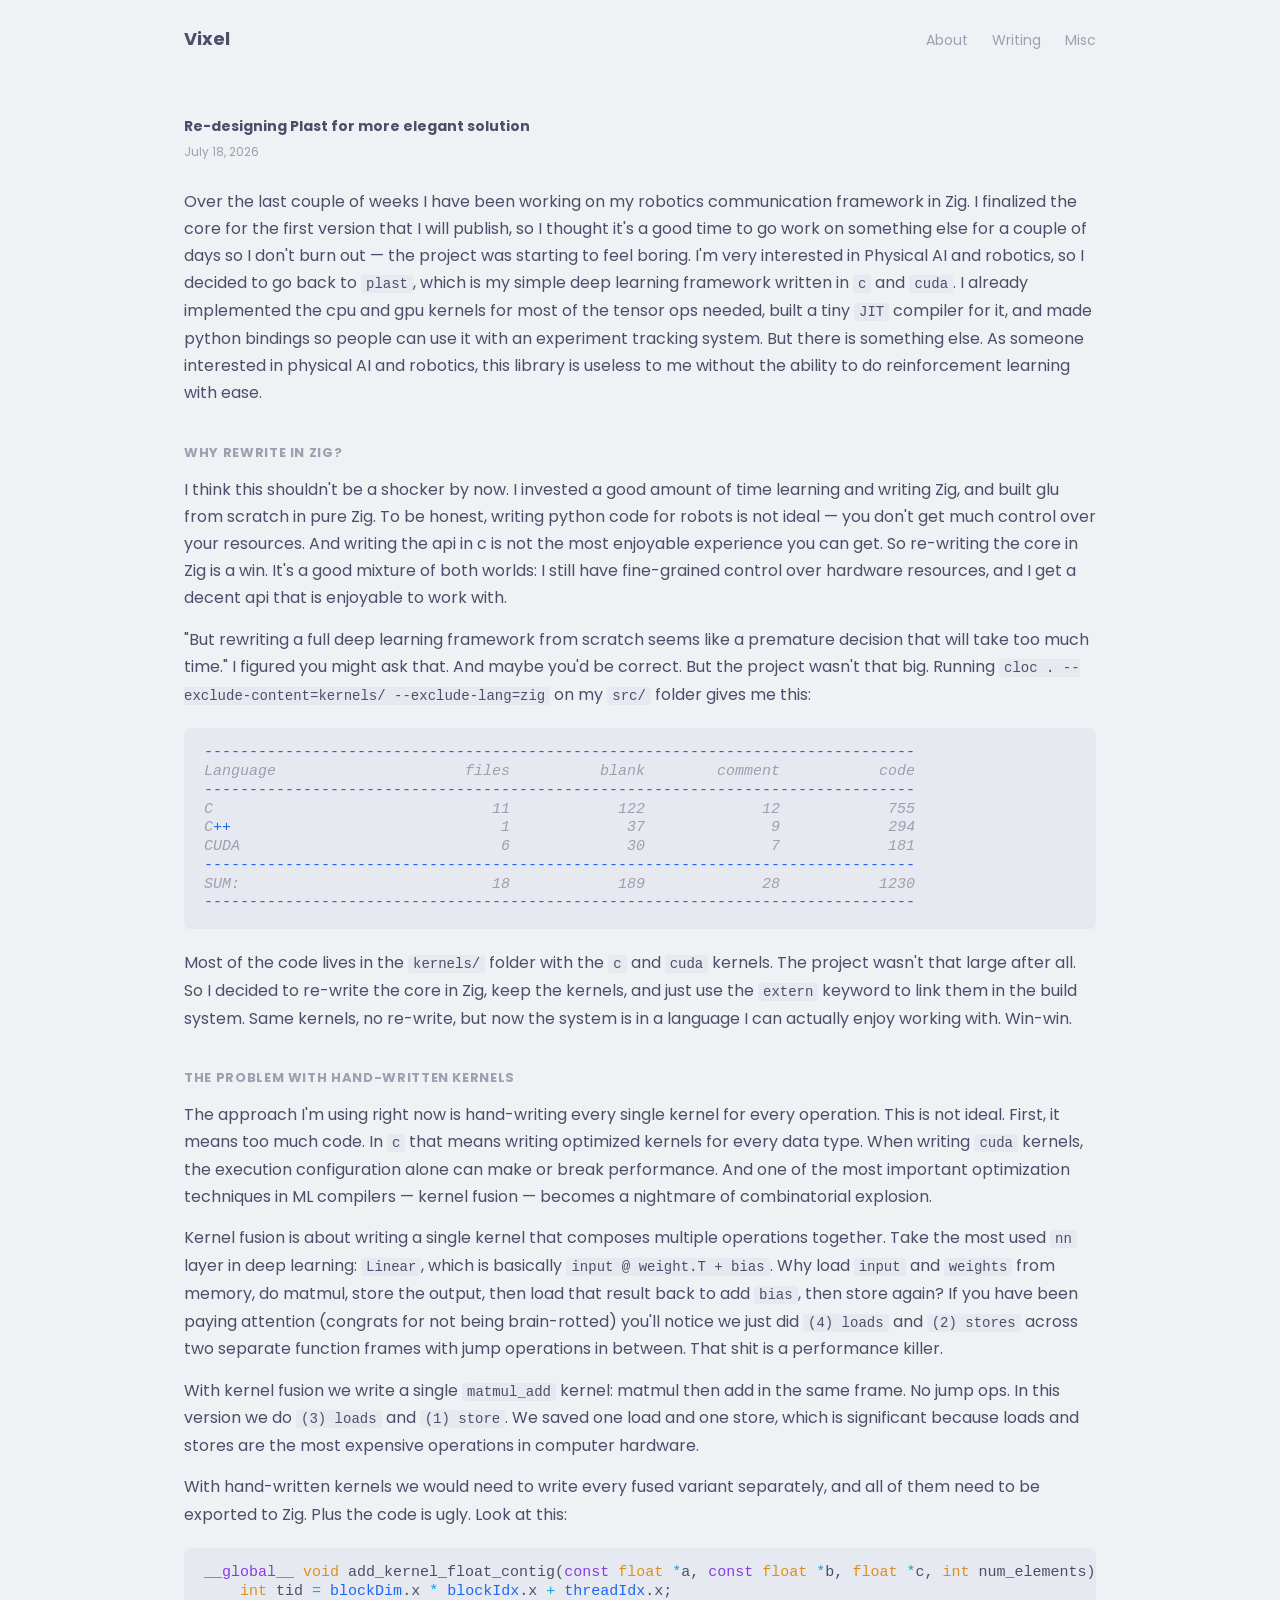
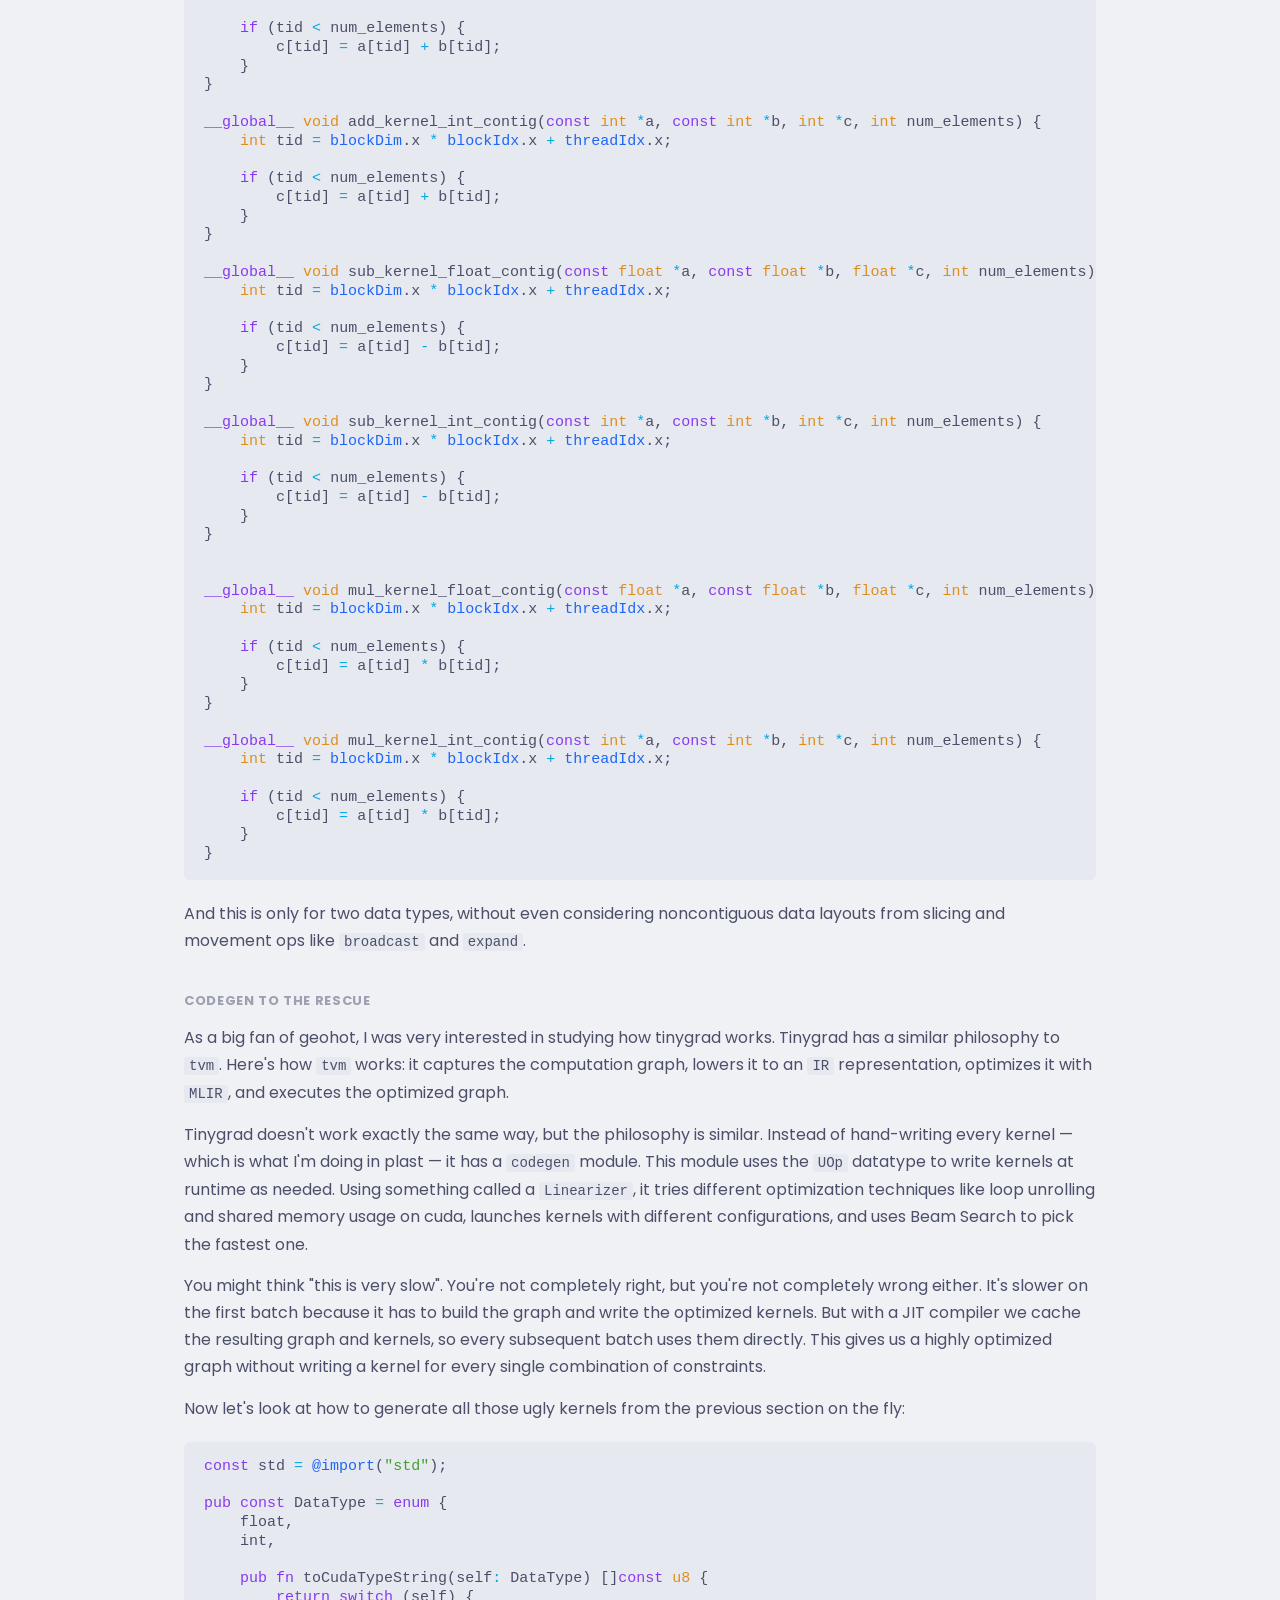
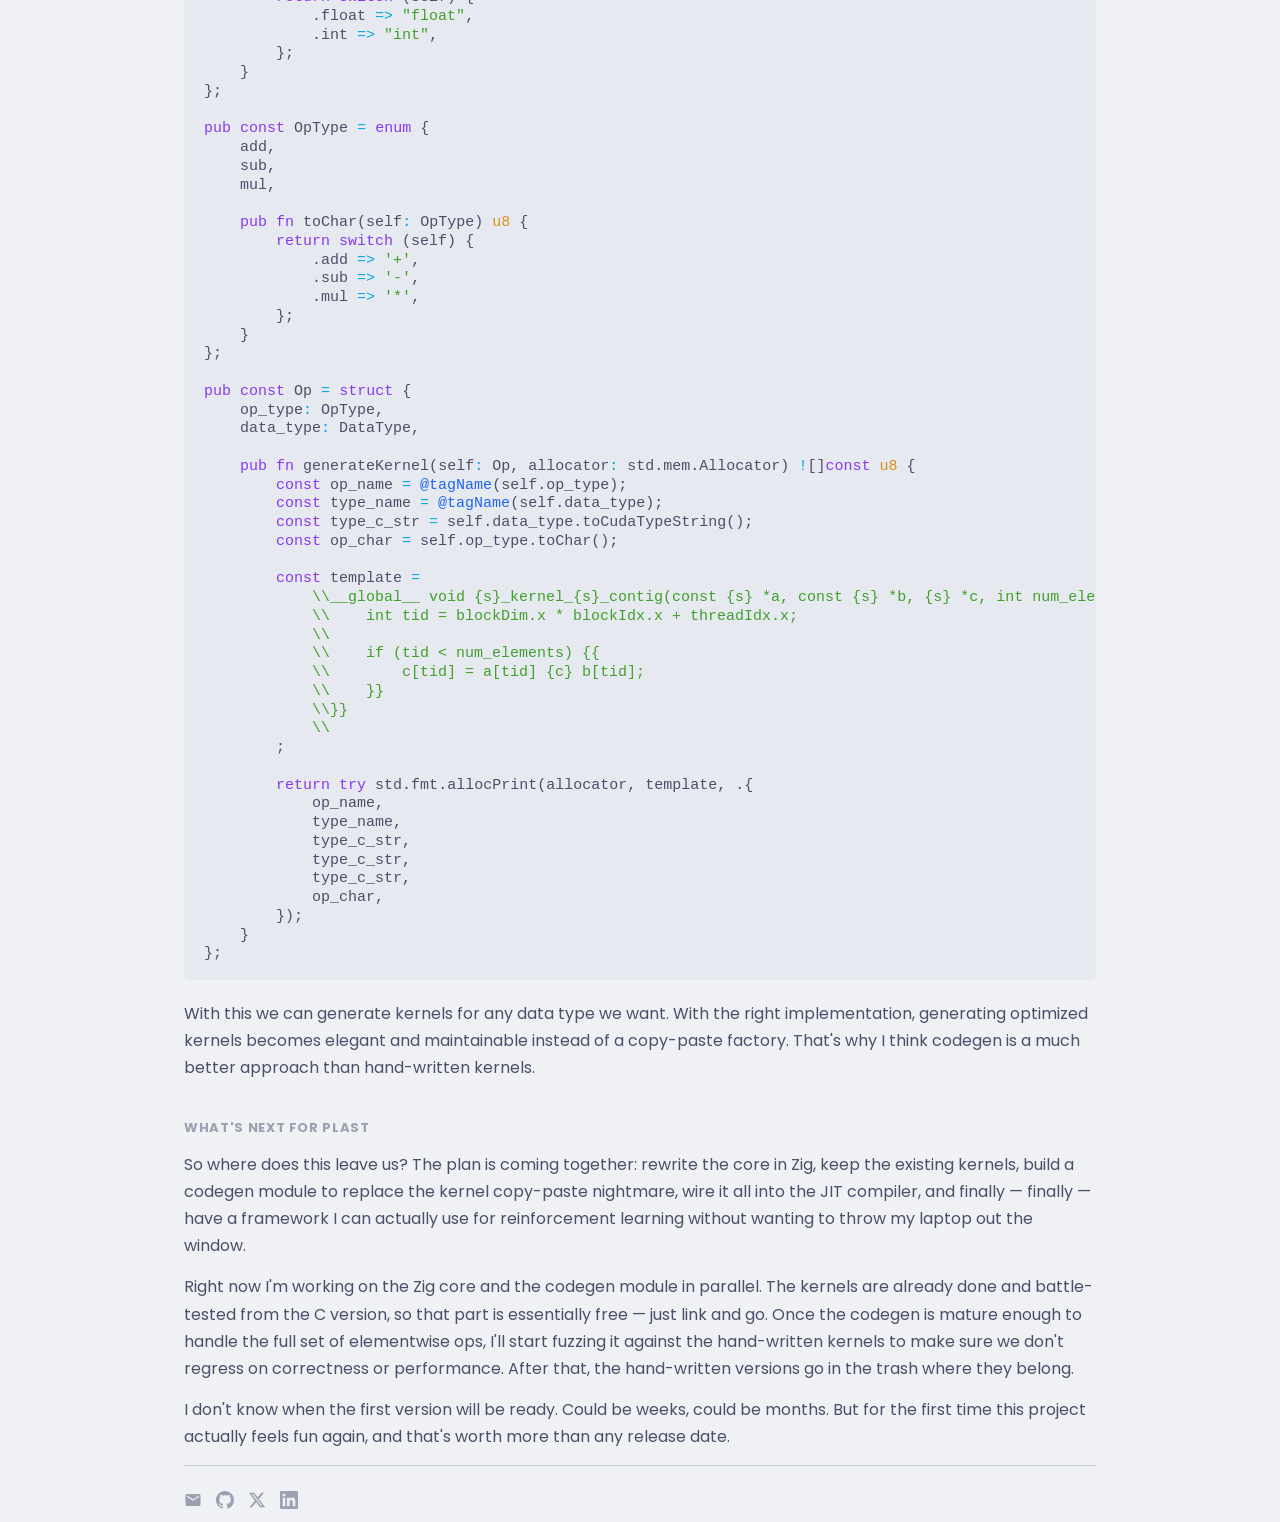
<file: writing/2026-07-18-redesigning-plast.html>
<!DOCTYPE html>
<html lang="en">
<head>
    <meta charset="UTF-8">
    <meta name="viewport" content="width=device-width, initial-scale=1.0">
    <title>Re-designing Plast for more elegant solution — Vixel</title>
    <link rel="preconnect" href="https://fonts.googleapis.com">
    <link rel="preconnect" href="https://fonts.gstatic.com" crossorigin>
    <link href="https://fonts.googleapis.com/css2?family=Poppins:wght@400;500;600;700&display=swap" rel="stylesheet">
    <link rel="stylesheet" href="../style.css">
    
    <link rel="stylesheet" href="../pygments.css">
</head>
<body>
    <nav>
        <a href="../index.html" class="site-name">Vixel</a>
        <span class="nav-links">
            <a href="../index.html">About</a>
            <a href="../writing.html">Writing</a>
            <a href="../misc.html">Misc</a>
        </span>
    </nav>
    <main>
        <article>
            <h1 class="post-title">Re-designing Plast for more elegant solution</h1>
            <div class="post-meta">July 18, 2026</div>
            <p>Over the last couple of weeks I have been working on my robotics communication framework in Zig. I finalized the core for the first version that I will publish, so I thought it's a good time to go work on something else for a couple of days so I don't burn out — the project was starting to feel boring. I'm very interested in Physical AI and robotics, so I decided to go back to <code>plast</code>, which is my simple deep learning framework written in <code>c</code> and <code>cuda</code>. I already implemented the cpu and gpu kernels for most of the tensor ops needed, built a tiny <code>JIT</code> compiler for it, and made python bindings so people can use it with an experiment tracking system. But there is something else. As someone interested in physical AI and robotics, this library is useless to me without the ability to do reinforcement learning with ease.</p>
<h2>Why rewrite in Zig?</h2>
<p>I think this shouldn't be a shocker by now. I invested a good amount of time learning and writing Zig, and built glu from scratch in pure Zig. To be honest, writing python code for robots is not ideal — you don't get much control over your resources. And writing the api in c is not the most enjoyable experience you can get. So re-writing the core in Zig is a win. It's a good mixture of both worlds: I still have fine-grained control over hardware resources, and I get a decent api that is enjoyable to work with.</p>
<p>"But rewriting a full deep learning framework from scratch seems like a premature decision that will take too much time." I figured you might ask that. And maybe you'd be correct. But the project wasn't that big. Running <code>cloc . --exclude-content=kernels/ --exclude-lang=zig</code> on my <code>src/</code> folder gives me this:</p>
<div class="codehilite"><pre><span></span><code><span class="nb">-------------------------------------------------------------------------------</span>
<span class="c">Language                     files          blank        comment           code</span>
<span class="nb">-------------------------------------------------------------------------------</span>
<span class="c">C                               11            122             12            755</span>
<span class="c">C</span><span class="nb">++</span><span class="c">                              1             37              9            294</span>
<span class="c">CUDA                             6             30              7            181</span>
<span class="nb">-------------------------------------------------------------------------------</span>
<span class="c">SUM:                            18            189             28           1230</span>
<span class="nb">-------------------------------------------------------------------------------</span>
</code></pre></div>

<p>Most of the code lives in the <code>kernels/</code> folder with the <code>c</code> and <code>cuda</code> kernels. The project wasn't that large after all. So I decided to re-write the core in Zig, keep the kernels, and just use the <code>extern</code> keyword to link them in the build system. Same kernels, no re-write, but now the system is in a language I can actually enjoy working with. Win-win.</p>
<h2>The problem with hand-written kernels</h2>
<p>The approach I'm using right now is hand-writing every single kernel for every operation. This is not ideal. First, it means too much code. In <code>c</code> that means writing optimized kernels for every data type. When writing <code>cuda</code> kernels, the execution configuration alone can make or break performance. And one of the most important optimization techniques in ML compilers — kernel fusion — becomes a nightmare of combinatorial explosion.</p>
<p>Kernel fusion is about writing a single kernel that composes multiple operations together. Take the most used <code>nn</code> layer in deep learning: <code>Linear</code>, which is basically <code>input @ weight.T + bias</code>. Why load <code>input</code> and <code>weights</code> from memory, do matmul, store the output, then load that result back to add <code>bias</code>, then store again? If you have been paying attention (congrats for not being brain-rotted) you'll notice we just did <code>(4) loads</code> and <code>(2) stores</code> across two separate function frames with jump operations in between. That shit is a performance killer.</p>
<p>With kernel fusion we write a single <code>matmul_add</code> kernel: matmul then add in the same frame. No jump ops. In this version we do <code>(3) loads</code> and <code>(1) store</code>. We saved one load and one store, which is significant because loads and stores are the most expensive operations in computer hardware.</p>
<p>With hand-written kernels we would need to write every fused variant separately, and all of them need to be exported to Zig. Plus the code is ugly. Look at this:</p>
<div class="codehilite"><pre><span></span><code><span class="kr">__global__</span><span class="w"> </span><span class="kt">void</span><span class="w"> </span><span class="n">add_kernel_float_contig</span><span class="p">(</span><span class="k">const</span><span class="w"> </span><span class="kt">float</span><span class="w"> </span><span class="o">*</span><span class="n">a</span><span class="p">,</span><span class="w"> </span><span class="k">const</span><span class="w"> </span><span class="kt">float</span><span class="w"> </span><span class="o">*</span><span class="n">b</span><span class="p">,</span><span class="w"> </span><span class="kt">float</span><span class="w"> </span><span class="o">*</span><span class="n">c</span><span class="p">,</span><span class="w"> </span><span class="kt">int</span><span class="w"> </span><span class="n">num_elements</span><span class="p">)</span><span class="w"> </span><span class="p">{</span>
<span class="w">    </span><span class="kt">int</span><span class="w"> </span><span class="n">tid</span><span class="w"> </span><span class="o">=</span><span class="w"> </span><span class="nb">blockDim</span><span class="p">.</span><span class="n">x</span><span class="w"> </span><span class="o">*</span><span class="w"> </span><span class="nb">blockIdx</span><span class="p">.</span><span class="n">x</span><span class="w"> </span><span class="o">+</span><span class="w"> </span><span class="nb">threadIdx</span><span class="p">.</span><span class="n">x</span><span class="p">;</span>

<span class="w">    </span><span class="k">if</span><span class="w"> </span><span class="p">(</span><span class="n">tid</span><span class="w"> </span><span class="o">&lt;</span><span class="w"> </span><span class="n">num_elements</span><span class="p">)</span><span class="w"> </span><span class="p">{</span>
<span class="w">        </span><span class="n">c</span><span class="p">[</span><span class="n">tid</span><span class="p">]</span><span class="w"> </span><span class="o">=</span><span class="w"> </span><span class="n">a</span><span class="p">[</span><span class="n">tid</span><span class="p">]</span><span class="w"> </span><span class="o">+</span><span class="w"> </span><span class="n">b</span><span class="p">[</span><span class="n">tid</span><span class="p">];</span>
<span class="w">    </span><span class="p">}</span>
<span class="p">}</span>

<span class="kr">__global__</span><span class="w"> </span><span class="kt">void</span><span class="w"> </span><span class="n">add_kernel_int_contig</span><span class="p">(</span><span class="k">const</span><span class="w"> </span><span class="kt">int</span><span class="w"> </span><span class="o">*</span><span class="n">a</span><span class="p">,</span><span class="w"> </span><span class="k">const</span><span class="w"> </span><span class="kt">int</span><span class="w"> </span><span class="o">*</span><span class="n">b</span><span class="p">,</span><span class="w"> </span><span class="kt">int</span><span class="w"> </span><span class="o">*</span><span class="n">c</span><span class="p">,</span><span class="w"> </span><span class="kt">int</span><span class="w"> </span><span class="n">num_elements</span><span class="p">)</span><span class="w"> </span><span class="p">{</span>
<span class="w">    </span><span class="kt">int</span><span class="w"> </span><span class="n">tid</span><span class="w"> </span><span class="o">=</span><span class="w"> </span><span class="nb">blockDim</span><span class="p">.</span><span class="n">x</span><span class="w"> </span><span class="o">*</span><span class="w"> </span><span class="nb">blockIdx</span><span class="p">.</span><span class="n">x</span><span class="w"> </span><span class="o">+</span><span class="w"> </span><span class="nb">threadIdx</span><span class="p">.</span><span class="n">x</span><span class="p">;</span>

<span class="w">    </span><span class="k">if</span><span class="w"> </span><span class="p">(</span><span class="n">tid</span><span class="w"> </span><span class="o">&lt;</span><span class="w"> </span><span class="n">num_elements</span><span class="p">)</span><span class="w"> </span><span class="p">{</span>
<span class="w">        </span><span class="n">c</span><span class="p">[</span><span class="n">tid</span><span class="p">]</span><span class="w"> </span><span class="o">=</span><span class="w"> </span><span class="n">a</span><span class="p">[</span><span class="n">tid</span><span class="p">]</span><span class="w"> </span><span class="o">+</span><span class="w"> </span><span class="n">b</span><span class="p">[</span><span class="n">tid</span><span class="p">];</span>
<span class="w">    </span><span class="p">}</span>
<span class="p">}</span>

<span class="kr">__global__</span><span class="w"> </span><span class="kt">void</span><span class="w"> </span><span class="n">sub_kernel_float_contig</span><span class="p">(</span><span class="k">const</span><span class="w"> </span><span class="kt">float</span><span class="w"> </span><span class="o">*</span><span class="n">a</span><span class="p">,</span><span class="w"> </span><span class="k">const</span><span class="w"> </span><span class="kt">float</span><span class="w"> </span><span class="o">*</span><span class="n">b</span><span class="p">,</span><span class="w"> </span><span class="kt">float</span><span class="w"> </span><span class="o">*</span><span class="n">c</span><span class="p">,</span><span class="w"> </span><span class="kt">int</span><span class="w"> </span><span class="n">num_elements</span><span class="p">)</span><span class="w"> </span><span class="p">{</span>
<span class="w">    </span><span class="kt">int</span><span class="w"> </span><span class="n">tid</span><span class="w"> </span><span class="o">=</span><span class="w"> </span><span class="nb">blockDim</span><span class="p">.</span><span class="n">x</span><span class="w"> </span><span class="o">*</span><span class="w"> </span><span class="nb">blockIdx</span><span class="p">.</span><span class="n">x</span><span class="w"> </span><span class="o">+</span><span class="w"> </span><span class="nb">threadIdx</span><span class="p">.</span><span class="n">x</span><span class="p">;</span>

<span class="w">    </span><span class="k">if</span><span class="w"> </span><span class="p">(</span><span class="n">tid</span><span class="w"> </span><span class="o">&lt;</span><span class="w"> </span><span class="n">num_elements</span><span class="p">)</span><span class="w"> </span><span class="p">{</span>
<span class="w">        </span><span class="n">c</span><span class="p">[</span><span class="n">tid</span><span class="p">]</span><span class="w"> </span><span class="o">=</span><span class="w"> </span><span class="n">a</span><span class="p">[</span><span class="n">tid</span><span class="p">]</span><span class="w"> </span><span class="o">-</span><span class="w"> </span><span class="n">b</span><span class="p">[</span><span class="n">tid</span><span class="p">];</span>
<span class="w">    </span><span class="p">}</span>
<span class="p">}</span>

<span class="kr">__global__</span><span class="w"> </span><span class="kt">void</span><span class="w"> </span><span class="n">sub_kernel_int_contig</span><span class="p">(</span><span class="k">const</span><span class="w"> </span><span class="kt">int</span><span class="w"> </span><span class="o">*</span><span class="n">a</span><span class="p">,</span><span class="w"> </span><span class="k">const</span><span class="w"> </span><span class="kt">int</span><span class="w"> </span><span class="o">*</span><span class="n">b</span><span class="p">,</span><span class="w"> </span><span class="kt">int</span><span class="w"> </span><span class="o">*</span><span class="n">c</span><span class="p">,</span><span class="w"> </span><span class="kt">int</span><span class="w"> </span><span class="n">num_elements</span><span class="p">)</span><span class="w"> </span><span class="p">{</span>
<span class="w">    </span><span class="kt">int</span><span class="w"> </span><span class="n">tid</span><span class="w"> </span><span class="o">=</span><span class="w"> </span><span class="nb">blockDim</span><span class="p">.</span><span class="n">x</span><span class="w"> </span><span class="o">*</span><span class="w"> </span><span class="nb">blockIdx</span><span class="p">.</span><span class="n">x</span><span class="w"> </span><span class="o">+</span><span class="w"> </span><span class="nb">threadIdx</span><span class="p">.</span><span class="n">x</span><span class="p">;</span>

<span class="w">    </span><span class="k">if</span><span class="w"> </span><span class="p">(</span><span class="n">tid</span><span class="w"> </span><span class="o">&lt;</span><span class="w"> </span><span class="n">num_elements</span><span class="p">)</span><span class="w"> </span><span class="p">{</span>
<span class="w">        </span><span class="n">c</span><span class="p">[</span><span class="n">tid</span><span class="p">]</span><span class="w"> </span><span class="o">=</span><span class="w"> </span><span class="n">a</span><span class="p">[</span><span class="n">tid</span><span class="p">]</span><span class="w"> </span><span class="o">-</span><span class="w"> </span><span class="n">b</span><span class="p">[</span><span class="n">tid</span><span class="p">];</span>
<span class="w">    </span><span class="p">}</span>
<span class="p">}</span>


<span class="kr">__global__</span><span class="w"> </span><span class="kt">void</span><span class="w"> </span><span class="n">mul_kernel_float_contig</span><span class="p">(</span><span class="k">const</span><span class="w"> </span><span class="kt">float</span><span class="w"> </span><span class="o">*</span><span class="n">a</span><span class="p">,</span><span class="w"> </span><span class="k">const</span><span class="w"> </span><span class="kt">float</span><span class="w"> </span><span class="o">*</span><span class="n">b</span><span class="p">,</span><span class="w"> </span><span class="kt">float</span><span class="w"> </span><span class="o">*</span><span class="n">c</span><span class="p">,</span><span class="w"> </span><span class="kt">int</span><span class="w"> </span><span class="n">num_elements</span><span class="p">)</span><span class="w"> </span><span class="p">{</span>
<span class="w">    </span><span class="kt">int</span><span class="w"> </span><span class="n">tid</span><span class="w"> </span><span class="o">=</span><span class="w"> </span><span class="nb">blockDim</span><span class="p">.</span><span class="n">x</span><span class="w"> </span><span class="o">*</span><span class="w"> </span><span class="nb">blockIdx</span><span class="p">.</span><span class="n">x</span><span class="w"> </span><span class="o">+</span><span class="w"> </span><span class="nb">threadIdx</span><span class="p">.</span><span class="n">x</span><span class="p">;</span>

<span class="w">    </span><span class="k">if</span><span class="w"> </span><span class="p">(</span><span class="n">tid</span><span class="w"> </span><span class="o">&lt;</span><span class="w"> </span><span class="n">num_elements</span><span class="p">)</span><span class="w"> </span><span class="p">{</span>
<span class="w">        </span><span class="n">c</span><span class="p">[</span><span class="n">tid</span><span class="p">]</span><span class="w"> </span><span class="o">=</span><span class="w"> </span><span class="n">a</span><span class="p">[</span><span class="n">tid</span><span class="p">]</span><span class="w"> </span><span class="o">*</span><span class="w"> </span><span class="n">b</span><span class="p">[</span><span class="n">tid</span><span class="p">];</span>
<span class="w">    </span><span class="p">}</span>
<span class="p">}</span>

<span class="kr">__global__</span><span class="w"> </span><span class="kt">void</span><span class="w"> </span><span class="n">mul_kernel_int_contig</span><span class="p">(</span><span class="k">const</span><span class="w"> </span><span class="kt">int</span><span class="w"> </span><span class="o">*</span><span class="n">a</span><span class="p">,</span><span class="w"> </span><span class="k">const</span><span class="w"> </span><span class="kt">int</span><span class="w"> </span><span class="o">*</span><span class="n">b</span><span class="p">,</span><span class="w"> </span><span class="kt">int</span><span class="w"> </span><span class="o">*</span><span class="n">c</span><span class="p">,</span><span class="w"> </span><span class="kt">int</span><span class="w"> </span><span class="n">num_elements</span><span class="p">)</span><span class="w"> </span><span class="p">{</span>
<span class="w">    </span><span class="kt">int</span><span class="w"> </span><span class="n">tid</span><span class="w"> </span><span class="o">=</span><span class="w"> </span><span class="nb">blockDim</span><span class="p">.</span><span class="n">x</span><span class="w"> </span><span class="o">*</span><span class="w"> </span><span class="nb">blockIdx</span><span class="p">.</span><span class="n">x</span><span class="w"> </span><span class="o">+</span><span class="w"> </span><span class="nb">threadIdx</span><span class="p">.</span><span class="n">x</span><span class="p">;</span>

<span class="w">    </span><span class="k">if</span><span class="w"> </span><span class="p">(</span><span class="n">tid</span><span class="w"> </span><span class="o">&lt;</span><span class="w"> </span><span class="n">num_elements</span><span class="p">)</span><span class="w"> </span><span class="p">{</span>
<span class="w">        </span><span class="n">c</span><span class="p">[</span><span class="n">tid</span><span class="p">]</span><span class="w"> </span><span class="o">=</span><span class="w"> </span><span class="n">a</span><span class="p">[</span><span class="n">tid</span><span class="p">]</span><span class="w"> </span><span class="o">*</span><span class="w"> </span><span class="n">b</span><span class="p">[</span><span class="n">tid</span><span class="p">];</span>
<span class="w">    </span><span class="p">}</span>
<span class="p">}</span>
</code></pre></div>

<p>And this is only for two data types, without even considering noncontiguous data layouts from slicing and movement ops like <code>broadcast</code> and <code>expand</code>.</p>
<h2>Codegen to the rescue</h2>
<p>As a big fan of geohot, I was very interested in studying how tinygrad works. Tinygrad has a similar philosophy to <code>tvm</code>. Here's how <code>tvm</code> works: it captures the computation graph, lowers it to an <code>IR</code> representation, optimizes it with <code>MLIR</code>, and executes the optimized graph.</p>
<p>Tinygrad doesn't work exactly the same way, but the philosophy is similar. Instead of hand-writing every kernel — which is what I'm doing in plast — it has a <code>codegen</code> module. This module uses the <code>UOp</code> datatype to write kernels at runtime as needed. Using something called a <code>Linearizer</code>, it tries different optimization techniques like loop unrolling and shared memory usage on cuda, launches kernels with different configurations, and uses Beam Search to pick the fastest one.</p>
<p>You might think "this is very slow". You're not completely right, but you're not completely wrong either. It's slower on the first batch because it has to build the graph and write the optimized kernels. But with a JIT compiler we cache the resulting graph and kernels, so every subsequent batch uses them directly. This gives us a highly optimized graph without writing a kernel for every single combination of constraints.</p>
<p>Now let's look at how to generate all those ugly kernels from the previous section on the fly:</p>
<div class="codehilite"><pre><span></span><code><span class="kr">const</span><span class="w"> </span><span class="n">std</span><span class="w"> </span><span class="o">=</span><span class="w"> </span><span class="nb">@import</span><span class="p">(</span><span class="s">&quot;std&quot;</span><span class="p">);</span>

<span class="kr">pub</span><span class="w"> </span><span class="kr">const</span><span class="w"> </span><span class="n">DataType</span><span class="w"> </span><span class="o">=</span><span class="w"> </span><span class="k">enum</span><span class="w"> </span><span class="p">{</span>
<span class="w">    </span><span class="n">float</span><span class="p">,</span>
<span class="w">    </span><span class="n">int</span><span class="p">,</span>

<span class="w">    </span><span class="kr">pub</span><span class="w"> </span><span class="k">fn</span><span class="w"> </span><span class="n">toCudaTypeString</span><span class="p">(</span><span class="n">self</span><span class="o">:</span><span class="w"> </span><span class="n">DataType</span><span class="p">)</span><span class="w"> </span><span class="p">[]</span><span class="kr">const</span><span class="w"> </span><span class="kt">u8</span><span class="w"> </span><span class="p">{</span>
<span class="w">        </span><span class="k">return</span><span class="w"> </span><span class="k">switch</span><span class="w"> </span><span class="p">(</span><span class="n">self</span><span class="p">)</span><span class="w"> </span><span class="p">{</span>
<span class="w">            </span><span class="p">.</span><span class="n">float</span><span class="w"> </span><span class="o">=&gt;</span><span class="w"> </span><span class="s">&quot;float&quot;</span><span class="p">,</span>
<span class="w">            </span><span class="p">.</span><span class="n">int</span><span class="w"> </span><span class="o">=&gt;</span><span class="w"> </span><span class="s">&quot;int&quot;</span><span class="p">,</span>
<span class="w">        </span><span class="p">};</span>
<span class="w">    </span><span class="p">}</span>
<span class="p">};</span>

<span class="kr">pub</span><span class="w"> </span><span class="kr">const</span><span class="w"> </span><span class="n">OpType</span><span class="w"> </span><span class="o">=</span><span class="w"> </span><span class="k">enum</span><span class="w"> </span><span class="p">{</span>
<span class="w">    </span><span class="n">add</span><span class="p">,</span>
<span class="w">    </span><span class="n">sub</span><span class="p">,</span>
<span class="w">    </span><span class="n">mul</span><span class="p">,</span>

<span class="w">    </span><span class="kr">pub</span><span class="w"> </span><span class="k">fn</span><span class="w"> </span><span class="n">toChar</span><span class="p">(</span><span class="n">self</span><span class="o">:</span><span class="w"> </span><span class="n">OpType</span><span class="p">)</span><span class="w"> </span><span class="kt">u8</span><span class="w"> </span><span class="p">{</span>
<span class="w">        </span><span class="k">return</span><span class="w"> </span><span class="k">switch</span><span class="w"> </span><span class="p">(</span><span class="n">self</span><span class="p">)</span><span class="w"> </span><span class="p">{</span>
<span class="w">            </span><span class="p">.</span><span class="n">add</span><span class="w"> </span><span class="o">=&gt;</span><span class="w"> </span><span class="s">&#39;+&#39;</span><span class="p">,</span>
<span class="w">            </span><span class="p">.</span><span class="n">sub</span><span class="w"> </span><span class="o">=&gt;</span><span class="w"> </span><span class="s">&#39;-&#39;</span><span class="p">,</span>
<span class="w">            </span><span class="p">.</span><span class="n">mul</span><span class="w"> </span><span class="o">=&gt;</span><span class="w"> </span><span class="s">&#39;*&#39;</span><span class="p">,</span>
<span class="w">        </span><span class="p">};</span>
<span class="w">    </span><span class="p">}</span>
<span class="p">};</span>

<span class="kr">pub</span><span class="w"> </span><span class="kr">const</span><span class="w"> </span><span class="n">Op</span><span class="w"> </span><span class="o">=</span><span class="w"> </span><span class="k">struct</span><span class="w"> </span><span class="p">{</span>
<span class="w">    </span><span class="n">op_type</span><span class="o">:</span><span class="w"> </span><span class="n">OpType</span><span class="p">,</span>
<span class="w">    </span><span class="n">data_type</span><span class="o">:</span><span class="w"> </span><span class="n">DataType</span><span class="p">,</span>

<span class="w">    </span><span class="kr">pub</span><span class="w"> </span><span class="k">fn</span><span class="w"> </span><span class="n">generateKernel</span><span class="p">(</span><span class="n">self</span><span class="o">:</span><span class="w"> </span><span class="n">Op</span><span class="p">,</span><span class="w"> </span><span class="n">allocator</span><span class="o">:</span><span class="w"> </span><span class="n">std</span><span class="p">.</span><span class="n">mem</span><span class="p">.</span><span class="n">Allocator</span><span class="p">)</span><span class="w"> </span><span class="o">!</span><span class="p">[]</span><span class="kr">const</span><span class="w"> </span><span class="kt">u8</span><span class="w"> </span><span class="p">{</span>
<span class="w">        </span><span class="kr">const</span><span class="w"> </span><span class="n">op_name</span><span class="w"> </span><span class="o">=</span><span class="w"> </span><span class="nb">@tagName</span><span class="p">(</span><span class="n">self</span><span class="p">.</span><span class="n">op_type</span><span class="p">);</span>
<span class="w">        </span><span class="kr">const</span><span class="w"> </span><span class="n">type_name</span><span class="w"> </span><span class="o">=</span><span class="w"> </span><span class="nb">@tagName</span><span class="p">(</span><span class="n">self</span><span class="p">.</span><span class="n">data_type</span><span class="p">);</span>
<span class="w">        </span><span class="kr">const</span><span class="w"> </span><span class="n">type_c_str</span><span class="w"> </span><span class="o">=</span><span class="w"> </span><span class="n">self</span><span class="p">.</span><span class="n">data_type</span><span class="p">.</span><span class="n">toCudaTypeString</span><span class="p">();</span>
<span class="w">        </span><span class="kr">const</span><span class="w"> </span><span class="n">op_char</span><span class="w"> </span><span class="o">=</span><span class="w"> </span><span class="n">self</span><span class="p">.</span><span class="n">op_type</span><span class="p">.</span><span class="n">toChar</span><span class="p">();</span>

<span class="w">        </span><span class="kr">const</span><span class="w"> </span><span class="n">template</span><span class="w"> </span><span class="o">=</span>
<span class="w">            </span><span class="sh">\\__global__ void {s}_kernel_{s}_contig(const {s} *a, const {s} *b, {s} *c, int num_elements) {{</span>
<span class="w">            </span><span class="sh">\\    int tid = blockDim.x * blockIdx.x + threadIdx.x;</span>
<span class="w">            </span><span class="sh">\\</span>
<span class="w">            </span><span class="sh">\\    if (tid &lt; num_elements) {{</span>
<span class="w">            </span><span class="sh">\\        c[tid] = a[tid] {c} b[tid];</span>
<span class="w">            </span><span class="sh">\\    }}</span>
<span class="w">            </span><span class="sh">\\}}</span>
<span class="w">            </span><span class="sh">\\</span>
<span class="w">        </span><span class="p">;</span>

<span class="w">        </span><span class="k">return</span><span class="w"> </span><span class="k">try</span><span class="w"> </span><span class="n">std</span><span class="p">.</span><span class="n">fmt</span><span class="p">.</span><span class="n">allocPrint</span><span class="p">(</span><span class="n">allocator</span><span class="p">,</span><span class="w"> </span><span class="n">template</span><span class="p">,</span><span class="w"> </span><span class="p">.{</span>
<span class="w">            </span><span class="n">op_name</span><span class="p">,</span>
<span class="w">            </span><span class="n">type_name</span><span class="p">,</span>
<span class="w">            </span><span class="n">type_c_str</span><span class="p">,</span>
<span class="w">            </span><span class="n">type_c_str</span><span class="p">,</span>
<span class="w">            </span><span class="n">type_c_str</span><span class="p">,</span>
<span class="w">            </span><span class="n">op_char</span><span class="p">,</span>
<span class="w">        </span><span class="p">});</span>
<span class="w">    </span><span class="p">}</span>
<span class="p">};</span>
</code></pre></div>

<p>With this we can generate kernels for any data type we want. With the right implementation, generating optimized kernels becomes elegant and maintainable instead of a copy-paste factory. That's why I think codegen is a much better approach than hand-written kernels.</p>
<h2>What's next for Plast</h2>
<p>So where does this leave us? The plan is coming together: rewrite the core in Zig, keep the existing kernels, build a codegen module to replace the kernel copy-paste nightmare, wire it all into the JIT compiler, and finally — finally — have a framework I can actually use for reinforcement learning without wanting to throw my laptop out the window.</p>
<p>Right now I'm working on the Zig core and the codegen module in parallel. The kernels are already done and battle-tested from the C version, so that part is essentially free — just link and go. Once the codegen is mature enough to handle the full set of elementwise ops, I'll start fuzzing it against the hand-written kernels to make sure we don't regress on correctness or performance. After that, the hand-written versions go in the trash where they belong.</p>
<p>I don't know when the first version will be ready. Could be weeks, could be months. But for the first time this project actually feels fun again, and that's worth more than any release date.</p>
        </article>
    </main>
    <footer>
            <div class="footer-links">
        <a href="mailto:yusufshihata2006@gmail.com" target="_blank"><svg viewBox="0 0 24 24" width="18" height="18" fill="currentColor"><path d="M20 4H4c-1.1 0-2 .9-2 2v12c0 1.1.9 2 2 2h16c1.1 0 2-.9 2-2V6c0-1.1-.9-2-2-2zm0 4l-8 5-8-5V6l8 5 8-5v2z"/></svg></a>
        <a href="https://github.com/Vixel2006" target="_blank"><svg viewBox="0 0 24 24" width="18" height="18" fill="currentColor"><path d="M12 0C5.37 0 0 5.37 0 12c0 5.31 3.435 9.795 8.205 11.385.6.105.825-.255.825-.57 0-.285-.015-1.23-.015-2.235-3.015.555-3.795-.735-4.035-1.41-.135-.345-.72-1.41-1.23-1.695-.42-.225-1.02-.78-.015-.795.945-.015 1.62.87 1.845 1.23 1.08 1.815 2.805 1.305 3.495.99.105-.78.42-1.305.765-1.605-2.67-.3-5.46-1.335-5.46-5.925 0-1.305.465-2.385 1.23-3.225-.12-.3-.54-1.53.12-3.18 0 0 1.005-.315 3.3 1.23.96-.27 1.98-.405 3-.405s2.04.135 3 .405c2.295-1.56 3.3-1.23 3.3-1.23.66 1.65.24 2.88.12 3.18.765.84 1.23 1.905 1.23 3.225 0 4.605-2.805 5.625-5.475 5.925.435.375.81 1.095.81 2.22 0 1.605-.015 2.895-.015 3.3 0 .315.225.69.825.57A12.02 12.02 0 0024 12c0-6.63-5.37-12-12-12z"/></svg></a>
        <a href="https://x.com/this_vixel" target="_blank"><svg viewBox="0 0 24 24" width="18" height="18" fill="currentColor"><path d="M18.244 2.25h3.308l-7.227 8.26 8.502 11.24H16.17l-5.214-6.817L4.99 21.75H1.68l7.73-8.835L1.254 2.25H8.08l4.713 6.231zm-1.161 17.52h1.833L7.084 4.126H5.117z"/></svg></a>
        <a href="https://www.linkedin.com/in/yusufmohamed2006" target="_blank"><svg viewBox="0 0 24 24" width="18" height="18" fill="currentColor"><path d="M20.447 20.452h-3.554v-5.569c0-1.328-.027-3.037-1.852-3.037-1.853 0-2.136 1.445-2.136 2.939v5.667H9.351V9h3.414v1.561h.046c.477-.9 1.637-1.85 3.37-1.85 3.601 0 4.267 2.37 4.267 5.455v6.286zM5.337 7.433a2.062 2.062 0 01-2.063-2.065 2.064 2.064 0 112.063 2.065zm1.782 13.019H3.555V9h3.564v11.452zM22.225 0H1.771C.792 0 0 .774 0 1.729v20.542C0 23.227.792 24 1.771 24h20.451C23.2 24 24 23.227 24 22.271V1.729C24 .774 23.2 0 22.222 0h.003z"/></svg></a>
    </div>
    </footer>
</body>
</html>
</file>
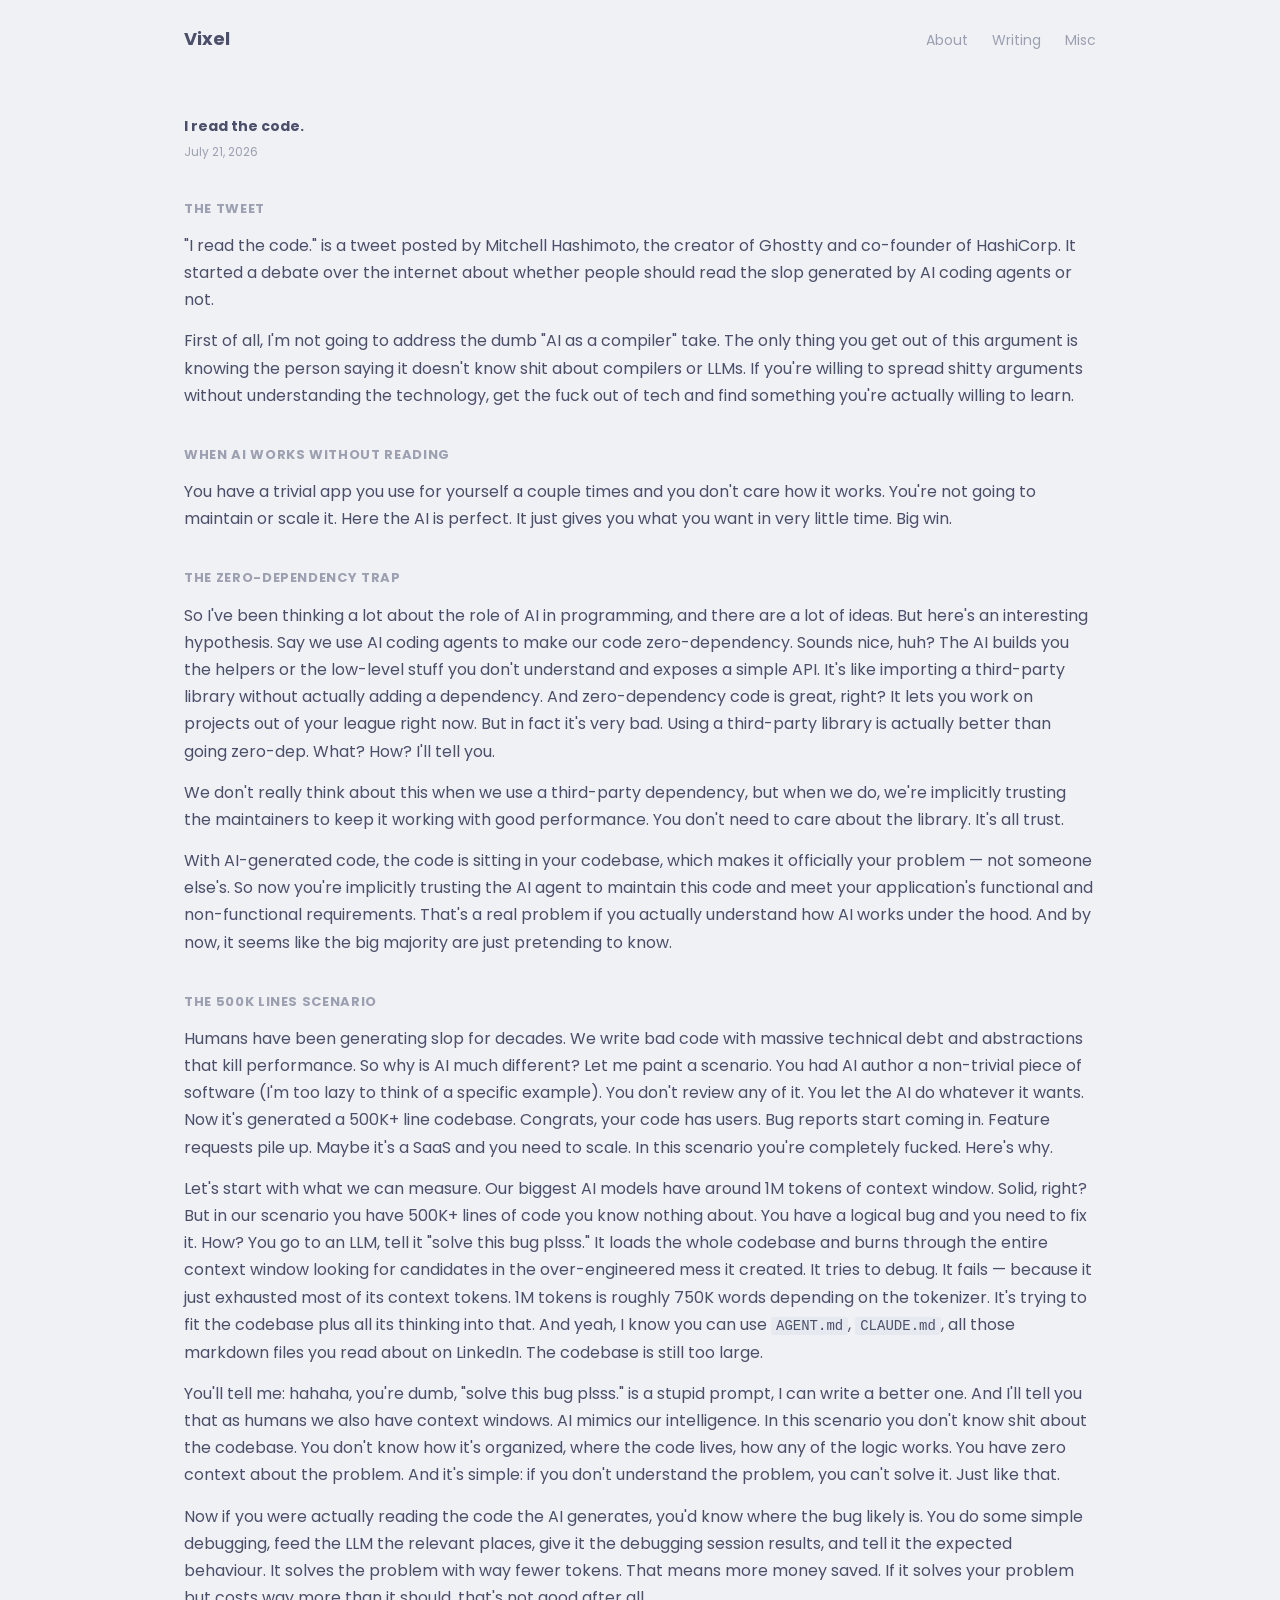
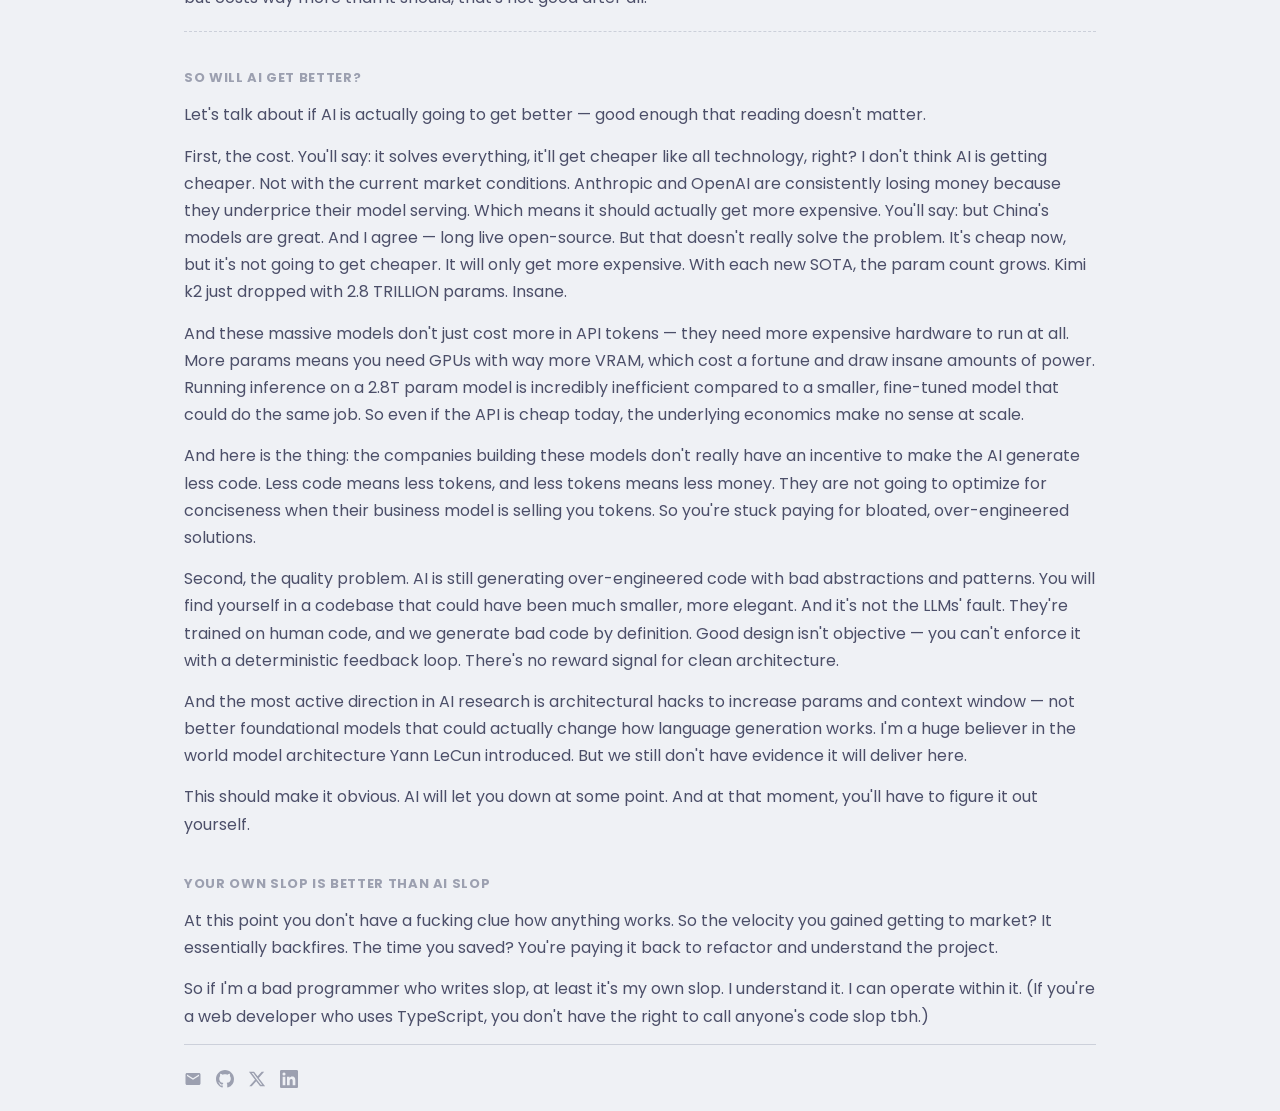
<file: writing/2026-07-21-i-read-code.html>
<!DOCTYPE html>
<html lang="en">
<head>
    <meta charset="UTF-8">
    <meta name="viewport" content="width=device-width, initial-scale=1.0">
    <title>I read the code. — Vixel</title>
    <link rel="preconnect" href="https://fonts.googleapis.com">
    <link rel="preconnect" href="https://fonts.gstatic.com" crossorigin>
    <link href="https://fonts.googleapis.com/css2?family=Poppins:wght@400;500;600;700&display=swap" rel="stylesheet">
    <link rel="stylesheet" href="../style.css">
    
    <link rel="stylesheet" href="../pygments.css">
</head>
<body>
    <nav>
        <a href="../index.html" class="site-name">Vixel</a>
        <span class="nav-links">
            <a href="../index.html">About</a>
            <a href="../writing.html">Writing</a>
            <a href="../misc.html">Misc</a>
        </span>
    </nav>
    <main>
        <article>
            <h1 class="post-title">I read the code.</h1>
            <div class="post-meta">July 21, 2026</div>
            <h2>The tweet</h2>
<p>"I read the code." is a tweet posted by Mitchell Hashimoto, the creator of Ghostty and co-founder of HashiCorp. It started a debate over the internet about whether people should read the slop generated by AI coding agents or not.</p>
<p>First of all, I'm not going to address the dumb "AI as a compiler" take. The only thing you get out of this argument is knowing the person saying it doesn't know shit about compilers or LLMs. If you're willing to spread shitty arguments without understanding the technology, get the fuck out of tech and find something you're actually willing to learn.</p>
<h2>When AI works without reading</h2>
<p>You have a trivial app you use for yourself a couple times and you don't care how it works. You're not going to maintain or scale it. Here the AI is perfect. It just gives you what you want in very little time. Big win.</p>
<h2>The zero-dependency trap</h2>
<p>So I've been thinking a lot about the role of AI in programming, and there are a lot of ideas. But here's an interesting hypothesis. Say we use AI coding agents to make our code zero-dependency. Sounds nice, huh? The AI builds you the helpers or the low-level stuff you don't understand and exposes a simple API. It's like importing a third-party library without actually adding a dependency. And zero-dependency code is great, right? It lets you work on projects out of your league right now. But in fact it's very bad. Using a third-party library is actually better than going zero-dep. What? How? I'll tell you.</p>
<p>We don't really think about this when we use a third-party dependency, but when we do, we're implicitly trusting the maintainers to keep it working with good performance. You don't need to care about the library. It's all trust.</p>
<p>With AI-generated code, the code is sitting in your codebase, which makes it officially your problem — not someone else's. So now you're implicitly trusting the AI agent to maintain this code and meet your application's functional and non-functional requirements. That's a real problem if you actually understand how AI works under the hood. And by now, it seems like the big majority are just pretending to know.</p>
<h2>The 500K lines scenario</h2>
<p>Humans have been generating slop for decades. We write bad code with massive technical debt and abstractions that kill performance. So why is AI much different? Let me paint a scenario. You had AI author a non-trivial piece of software (I'm too lazy to think of a specific example). You don't review any of it. You let the AI do whatever it wants. Now it's generated a 500K+ line codebase. Congrats, your code has users. Bug reports start coming in. Feature requests pile up. Maybe it's a SaaS and you need to scale. In this scenario you're completely fucked. Here's why.</p>
<p>Let's start with what we can measure. Our biggest AI models have around 1M tokens of context window. Solid, right? But in our scenario you have 500K+ lines of code you know nothing about. You have a logical bug and you need to fix it. How? You go to an LLM, tell it "solve this bug plsss." It loads the whole codebase and burns through the entire context window looking for candidates in the over-engineered mess it created. It tries to debug. It fails — because it just exhausted most of its context tokens. 1M tokens is roughly 750K words depending on the tokenizer. It's trying to fit the codebase plus all its thinking into that. And yeah, I know you can use <code>AGENT.md</code>, <code>CLAUDE.md</code>, all those markdown files you read about on LinkedIn. The codebase is still too large.</p>
<p>You'll tell me: hahaha, you're dumb, "solve this bug plsss." is a stupid prompt, I can write a better one. And I'll tell you that as humans we also have context windows. AI mimics our intelligence. In this scenario you don't know shit about the codebase. You don't know how it's organized, where the code lives, how any of the logic works. You have zero context about the problem. And it's simple: if you don't understand the problem, you can't solve it. Just like that.</p>
<p>Now if you were actually reading the code the AI generates, you'd know where the bug likely is. You do some simple debugging, feed the LLM the relevant places, give it the debugging session results, and tell it the expected behaviour. It solves the problem with way fewer tokens. That means more money saved. If it solves your problem but costs way more than it should, that's not good after all.</p>
<hr />
<h2>So will AI get better?</h2>
<p>Let's talk about if AI is actually going to get better — good enough that reading doesn't matter.</p>
<p>First, the cost. You'll say: it solves everything, it'll get cheaper like all technology, right? I don't think AI is getting cheaper. Not with the current market conditions. Anthropic and OpenAI are consistently losing money because they underprice their model serving. Which means it should actually get more expensive. You'll say: but China's models are great. And I agree — long live open-source. But that doesn't really solve the problem. It's cheap now, but it's not going to get cheaper. It will only get more expensive. With each new SOTA, the param count grows. Kimi k2 just dropped with 2.8 TRILLION params. Insane.</p>
<p>And these massive models don't just cost more in API tokens — they need more expensive hardware to run at all. More params means you need GPUs with way more VRAM, which cost a fortune and draw insane amounts of power. Running inference on a 2.8T param model is incredibly inefficient compared to a smaller, fine-tuned model that could do the same job. So even if the API is cheap today, the underlying economics make no sense at scale.</p>
<p>And here is the thing: the companies building these models don't really have an incentive to make the AI generate less code. Less code means less tokens, and less tokens means less money. They are not going to optimize for conciseness when their business model is selling you tokens. So you're stuck paying for bloated, over-engineered solutions.</p>
<p>Second, the quality problem. AI is still generating over-engineered code with bad abstractions and patterns. You will find yourself in a codebase that could have been much smaller, more elegant. And it's not the LLMs' fault. They're trained on human code, and we generate bad code by definition. Good design isn't objective — you can't enforce it with a deterministic feedback loop. There's no reward signal for clean architecture.</p>
<p>And the most active direction in AI research is architectural hacks to increase params and context window — not better foundational models that could actually change how language generation works. I'm a huge believer in the world model architecture Yann LeCun introduced. But we still don't have evidence it will deliver here.</p>
<p>This should make it obvious. AI will let you down at some point. And at that moment, you'll have to figure it out yourself.</p>
<h2>Your own slop is better than AI slop</h2>
<p>At this point you don't have a fucking clue how anything works. So the velocity you gained getting to market? It essentially backfires. The time you saved? You're paying it back to refactor and understand the project.</p>
<p>So if I'm a bad programmer who writes slop, at least it's my own slop. I understand it. I can operate within it. (If you're a web developer who uses TypeScript, you don't have the right to call anyone's code slop tbh.)</p>
        </article>
    </main>
    <footer>
            <div class="footer-links">
        <a href="mailto:yusufshihata2006@gmail.com" target="_blank"><svg viewBox="0 0 24 24" width="18" height="18" fill="currentColor"><path d="M20 4H4c-1.1 0-2 .9-2 2v12c0 1.1.9 2 2 2h16c1.1 0 2-.9 2-2V6c0-1.1-.9-2-2-2zm0 4l-8 5-8-5V6l8 5 8-5v2z"/></svg></a>
        <a href="https://github.com/Vixel2006" target="_blank"><svg viewBox="0 0 24 24" width="18" height="18" fill="currentColor"><path d="M12 0C5.37 0 0 5.37 0 12c0 5.31 3.435 9.795 8.205 11.385.6.105.825-.255.825-.57 0-.285-.015-1.23-.015-2.235-3.015.555-3.795-.735-4.035-1.41-.135-.345-.72-1.41-1.23-1.695-.42-.225-1.02-.78-.015-.795.945-.015 1.62.87 1.845 1.23 1.08 1.815 2.805 1.305 3.495.99.105-.78.42-1.305.765-1.605-2.67-.3-5.46-1.335-5.46-5.925 0-1.305.465-2.385 1.23-3.225-.12-.3-.54-1.53.12-3.18 0 0 1.005-.315 3.3 1.23.96-.27 1.98-.405 3-.405s2.04.135 3 .405c2.295-1.56 3.3-1.23 3.3-1.23.66 1.65.24 2.88.12 3.18.765.84 1.23 1.905 1.23 3.225 0 4.605-2.805 5.625-5.475 5.925.435.375.81 1.095.81 2.22 0 1.605-.015 2.895-.015 3.3 0 .315.225.69.825.57A12.02 12.02 0 0024 12c0-6.63-5.37-12-12-12z"/></svg></a>
        <a href="https://x.com/this_vixel" target="_blank"><svg viewBox="0 0 24 24" width="18" height="18" fill="currentColor"><path d="M18.244 2.25h3.308l-7.227 8.26 8.502 11.24H16.17l-5.214-6.817L4.99 21.75H1.68l7.73-8.835L1.254 2.25H8.08l4.713 6.231zm-1.161 17.52h1.833L7.084 4.126H5.117z"/></svg></a>
        <a href="https://www.linkedin.com/in/yusufmohamed2006" target="_blank"><svg viewBox="0 0 24 24" width="18" height="18" fill="currentColor"><path d="M20.447 20.452h-3.554v-5.569c0-1.328-.027-3.037-1.852-3.037-1.853 0-2.136 1.445-2.136 2.939v5.667H9.351V9h3.414v1.561h.046c.477-.9 1.637-1.85 3.37-1.85 3.601 0 4.267 2.37 4.267 5.455v6.286zM5.337 7.433a2.062 2.062 0 01-2.063-2.065 2.064 2.064 0 112.063 2.065zm1.782 13.019H3.555V9h3.564v11.452zM22.225 0H1.771C.792 0 0 .774 0 1.729v20.542C0 23.227.792 24 1.771 24h20.451C23.2 24 24 23.227 24 22.271V1.729C24 .774 23.2 0 22.222 0h.003z"/></svg></a>
    </div>
    </footer>
</body>
</html>
</file>
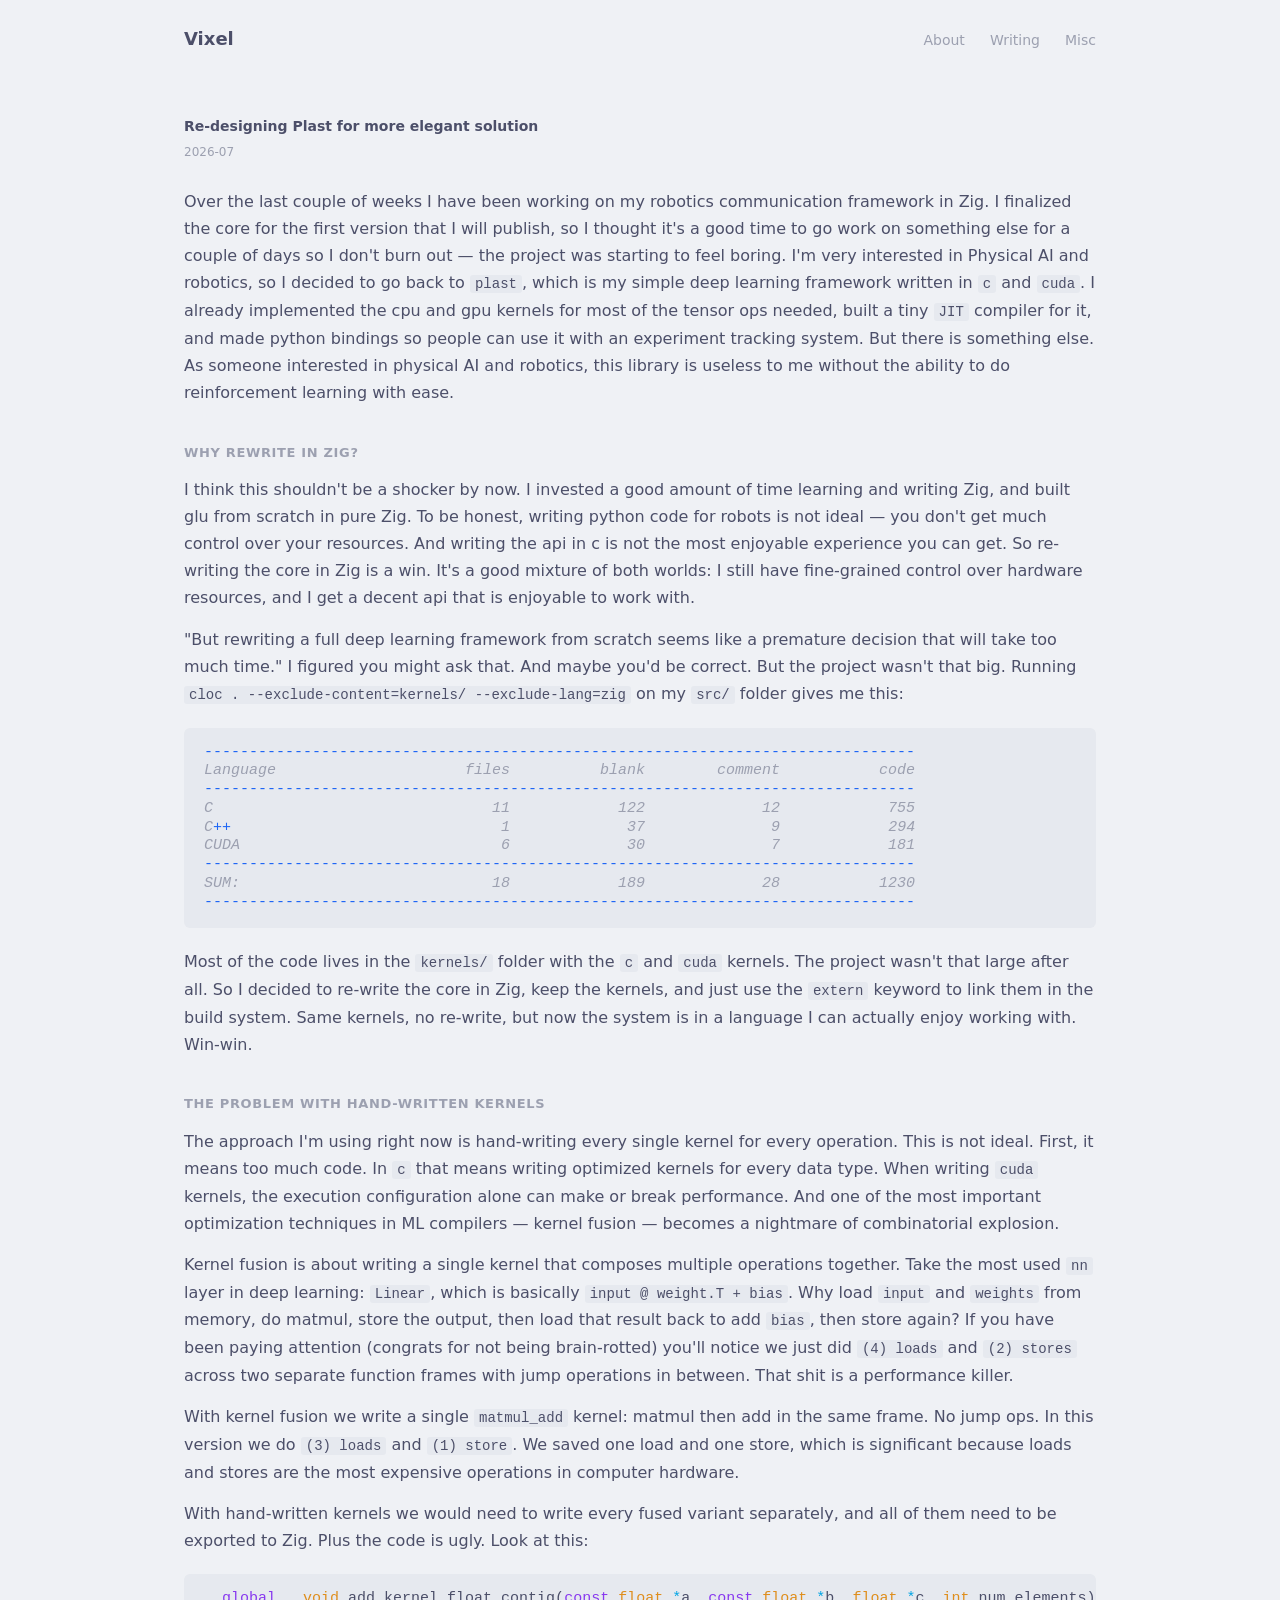
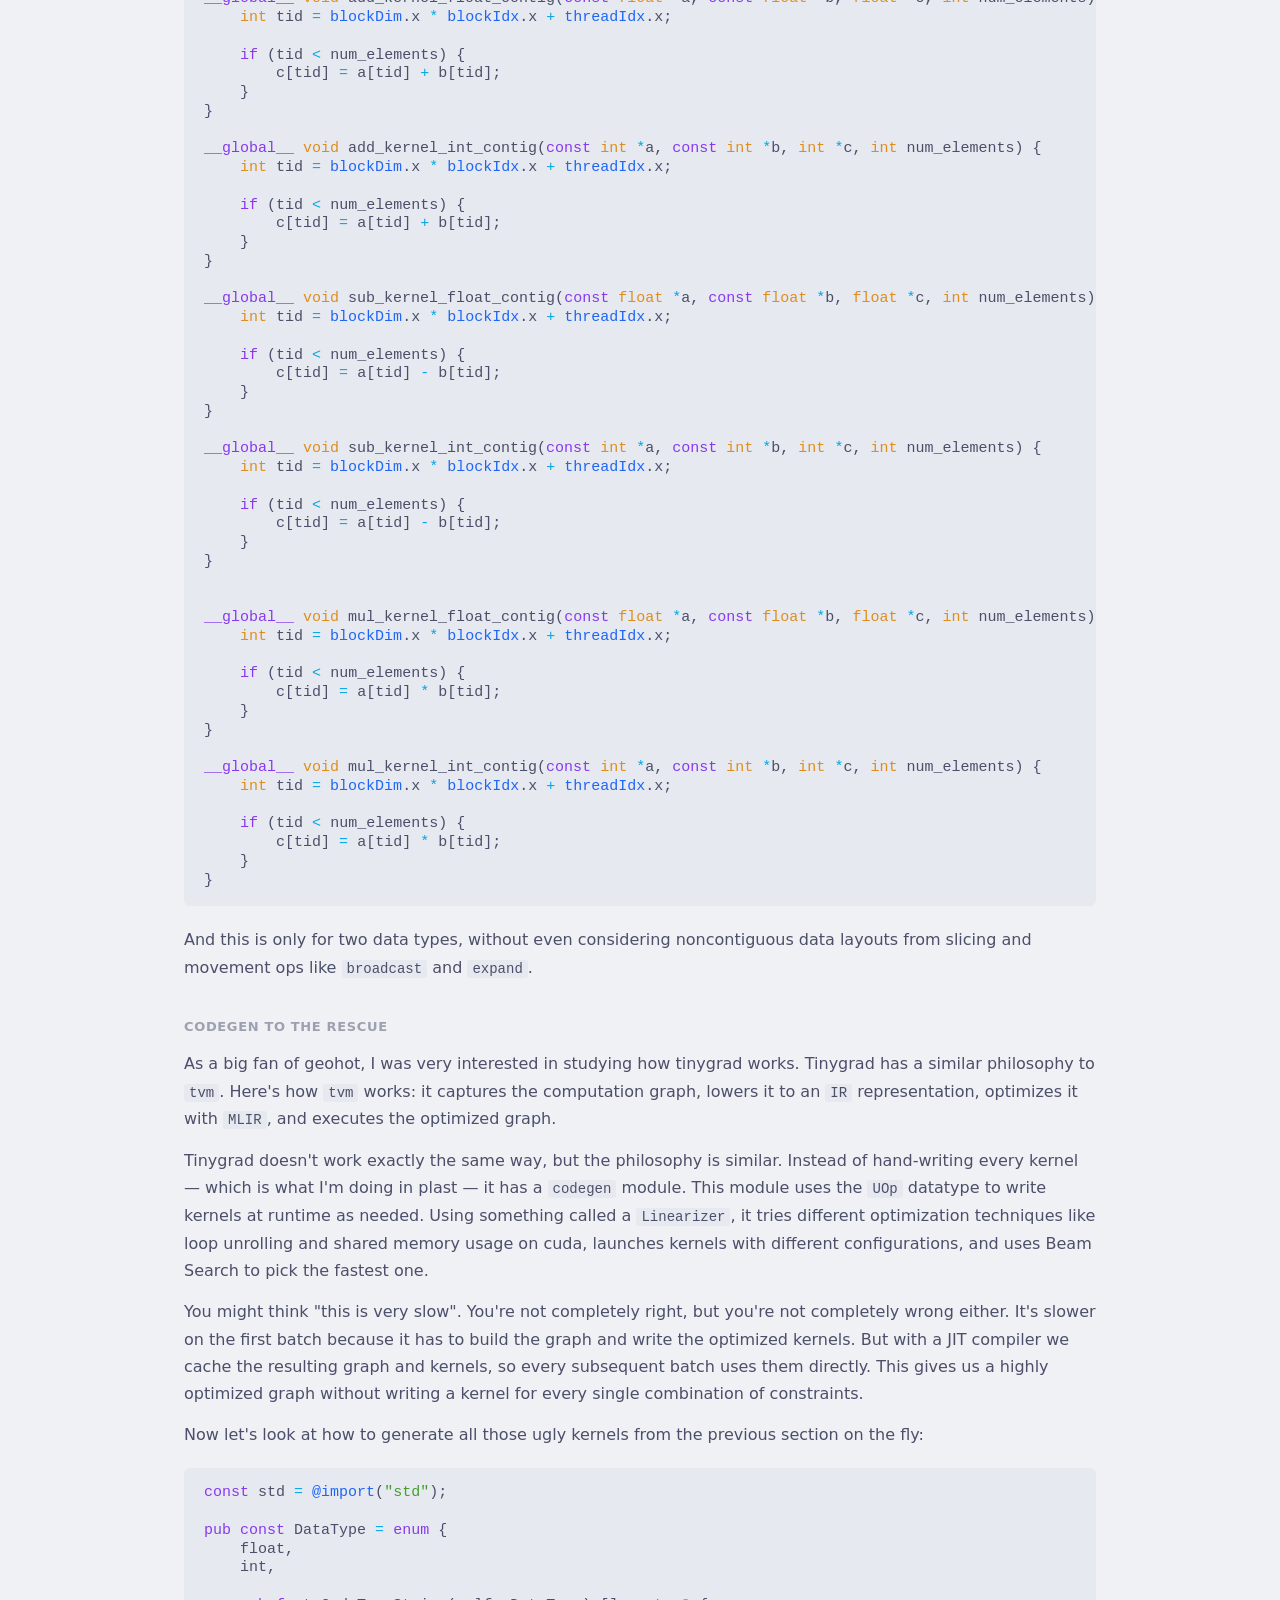
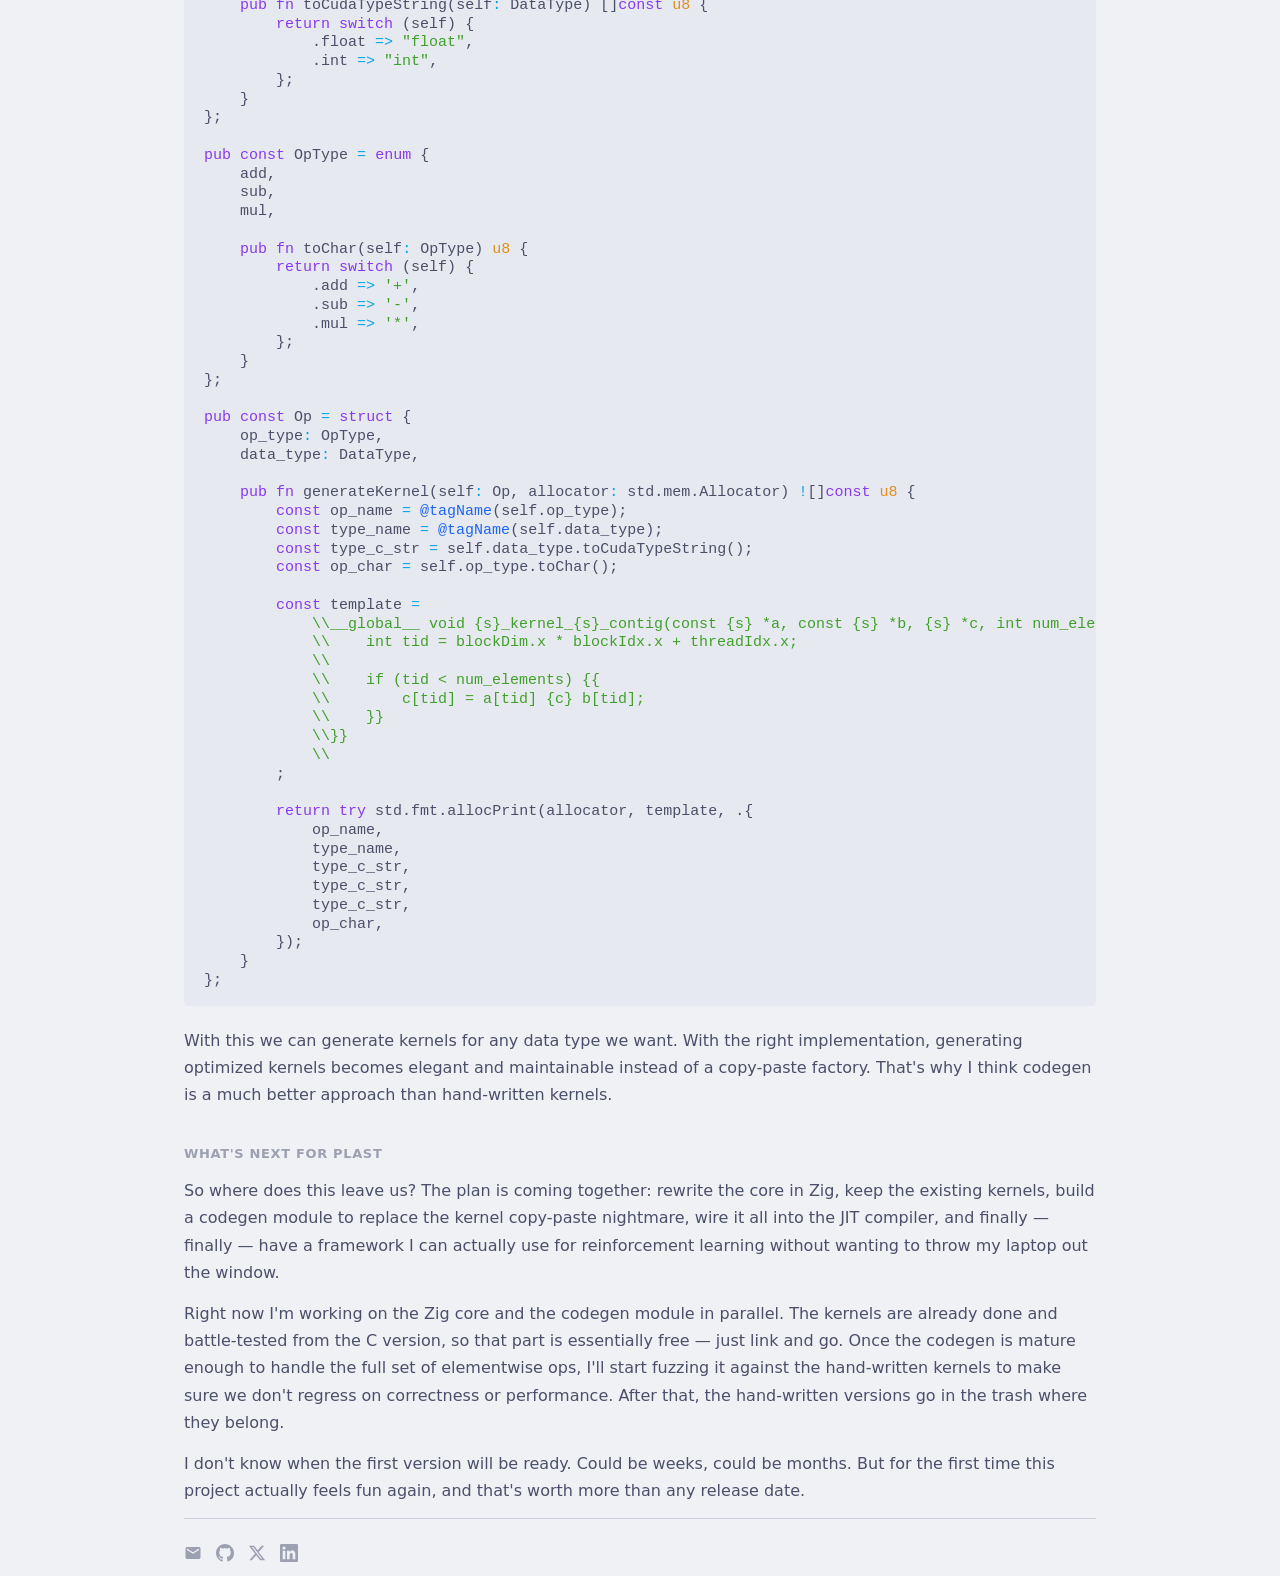
<file: writing/2026-07-redesigning-plast.html>
<!DOCTYPE html>
<html lang="en">
<head>
    <meta charset="UTF-8">
    <meta name="viewport" content="width=device-width, initial-scale=1.0">
    <title>Re-designing Plast for more elegant solution — Vixel</title>
    <link rel="stylesheet" href="../style.css">
    
    <link rel="stylesheet" href="../pygments.css">
</head>
<body>
    <nav>
        <a href="../index.html" class="site-name">Vixel</a>
        <span class="nav-links">
            <a href="../index.html">About</a>
            <a href="../writing.html">Writing</a>
            <a href="../misc.html">Misc</a>
        </span>
    </nav>
    <main>
        <article>
            <h1 class="post-title">Re-designing Plast for more elegant solution</h1>
            <div class="post-meta">2026-07</div>
            <p>Over the last couple of weeks I have been working on my robotics communication framework in Zig. I finalized the core for the first version that I will publish, so I thought it's a good time to go work on something else for a couple of days so I don't burn out — the project was starting to feel boring. I'm very interested in Physical AI and robotics, so I decided to go back to <code>plast</code>, which is my simple deep learning framework written in <code>c</code> and <code>cuda</code>. I already implemented the cpu and gpu kernels for most of the tensor ops needed, built a tiny <code>JIT</code> compiler for it, and made python bindings so people can use it with an experiment tracking system. But there is something else. As someone interested in physical AI and robotics, this library is useless to me without the ability to do reinforcement learning with ease.</p>
<h2>Why rewrite in Zig?</h2>
<p>I think this shouldn't be a shocker by now. I invested a good amount of time learning and writing Zig, and built glu from scratch in pure Zig. To be honest, writing python code for robots is not ideal — you don't get much control over your resources. And writing the api in c is not the most enjoyable experience you can get. So re-writing the core in Zig is a win. It's a good mixture of both worlds: I still have fine-grained control over hardware resources, and I get a decent api that is enjoyable to work with.</p>
<p>"But rewriting a full deep learning framework from scratch seems like a premature decision that will take too much time." I figured you might ask that. And maybe you'd be correct. But the project wasn't that big. Running <code>cloc . --exclude-content=kernels/ --exclude-lang=zig</code> on my <code>src/</code> folder gives me this:</p>
<div class="codehilite"><pre><span></span><code><span class="nb">-------------------------------------------------------------------------------</span>
<span class="c">Language                     files          blank        comment           code</span>
<span class="nb">-------------------------------------------------------------------------------</span>
<span class="c">C                               11            122             12            755</span>
<span class="c">C</span><span class="nb">++</span><span class="c">                              1             37              9            294</span>
<span class="c">CUDA                             6             30              7            181</span>
<span class="nb">-------------------------------------------------------------------------------</span>
<span class="c">SUM:                            18            189             28           1230</span>
<span class="nb">-------------------------------------------------------------------------------</span>
</code></pre></div>

<p>Most of the code lives in the <code>kernels/</code> folder with the <code>c</code> and <code>cuda</code> kernels. The project wasn't that large after all. So I decided to re-write the core in Zig, keep the kernels, and just use the <code>extern</code> keyword to link them in the build system. Same kernels, no re-write, but now the system is in a language I can actually enjoy working with. Win-win.</p>
<h2>The problem with hand-written kernels</h2>
<p>The approach I'm using right now is hand-writing every single kernel for every operation. This is not ideal. First, it means too much code. In <code>c</code> that means writing optimized kernels for every data type. When writing <code>cuda</code> kernels, the execution configuration alone can make or break performance. And one of the most important optimization techniques in ML compilers — kernel fusion — becomes a nightmare of combinatorial explosion.</p>
<p>Kernel fusion is about writing a single kernel that composes multiple operations together. Take the most used <code>nn</code> layer in deep learning: <code>Linear</code>, which is basically <code>input @ weight.T + bias</code>. Why load <code>input</code> and <code>weights</code> from memory, do matmul, store the output, then load that result back to add <code>bias</code>, then store again? If you have been paying attention (congrats for not being brain-rotted) you'll notice we just did <code>(4) loads</code> and <code>(2) stores</code> across two separate function frames with jump operations in between. That shit is a performance killer.</p>
<p>With kernel fusion we write a single <code>matmul_add</code> kernel: matmul then add in the same frame. No jump ops. In this version we do <code>(3) loads</code> and <code>(1) store</code>. We saved one load and one store, which is significant because loads and stores are the most expensive operations in computer hardware.</p>
<p>With hand-written kernels we would need to write every fused variant separately, and all of them need to be exported to Zig. Plus the code is ugly. Look at this:</p>
<div class="codehilite"><pre><span></span><code><span class="kr">__global__</span><span class="w"> </span><span class="kt">void</span><span class="w"> </span><span class="n">add_kernel_float_contig</span><span class="p">(</span><span class="k">const</span><span class="w"> </span><span class="kt">float</span><span class="w"> </span><span class="o">*</span><span class="n">a</span><span class="p">,</span><span class="w"> </span><span class="k">const</span><span class="w"> </span><span class="kt">float</span><span class="w"> </span><span class="o">*</span><span class="n">b</span><span class="p">,</span><span class="w"> </span><span class="kt">float</span><span class="w"> </span><span class="o">*</span><span class="n">c</span><span class="p">,</span><span class="w"> </span><span class="kt">int</span><span class="w"> </span><span class="n">num_elements</span><span class="p">)</span><span class="w"> </span><span class="p">{</span>
<span class="w">    </span><span class="kt">int</span><span class="w"> </span><span class="n">tid</span><span class="w"> </span><span class="o">=</span><span class="w"> </span><span class="nb">blockDim</span><span class="p">.</span><span class="n">x</span><span class="w"> </span><span class="o">*</span><span class="w"> </span><span class="nb">blockIdx</span><span class="p">.</span><span class="n">x</span><span class="w"> </span><span class="o">+</span><span class="w"> </span><span class="nb">threadIdx</span><span class="p">.</span><span class="n">x</span><span class="p">;</span>

<span class="w">    </span><span class="k">if</span><span class="w"> </span><span class="p">(</span><span class="n">tid</span><span class="w"> </span><span class="o">&lt;</span><span class="w"> </span><span class="n">num_elements</span><span class="p">)</span><span class="w"> </span><span class="p">{</span>
<span class="w">        </span><span class="n">c</span><span class="p">[</span><span class="n">tid</span><span class="p">]</span><span class="w"> </span><span class="o">=</span><span class="w"> </span><span class="n">a</span><span class="p">[</span><span class="n">tid</span><span class="p">]</span><span class="w"> </span><span class="o">+</span><span class="w"> </span><span class="n">b</span><span class="p">[</span><span class="n">tid</span><span class="p">];</span>
<span class="w">    </span><span class="p">}</span>
<span class="p">}</span>

<span class="kr">__global__</span><span class="w"> </span><span class="kt">void</span><span class="w"> </span><span class="n">add_kernel_int_contig</span><span class="p">(</span><span class="k">const</span><span class="w"> </span><span class="kt">int</span><span class="w"> </span><span class="o">*</span><span class="n">a</span><span class="p">,</span><span class="w"> </span><span class="k">const</span><span class="w"> </span><span class="kt">int</span><span class="w"> </span><span class="o">*</span><span class="n">b</span><span class="p">,</span><span class="w"> </span><span class="kt">int</span><span class="w"> </span><span class="o">*</span><span class="n">c</span><span class="p">,</span><span class="w"> </span><span class="kt">int</span><span class="w"> </span><span class="n">num_elements</span><span class="p">)</span><span class="w"> </span><span class="p">{</span>
<span class="w">    </span><span class="kt">int</span><span class="w"> </span><span class="n">tid</span><span class="w"> </span><span class="o">=</span><span class="w"> </span><span class="nb">blockDim</span><span class="p">.</span><span class="n">x</span><span class="w"> </span><span class="o">*</span><span class="w"> </span><span class="nb">blockIdx</span><span class="p">.</span><span class="n">x</span><span class="w"> </span><span class="o">+</span><span class="w"> </span><span class="nb">threadIdx</span><span class="p">.</span><span class="n">x</span><span class="p">;</span>

<span class="w">    </span><span class="k">if</span><span class="w"> </span><span class="p">(</span><span class="n">tid</span><span class="w"> </span><span class="o">&lt;</span><span class="w"> </span><span class="n">num_elements</span><span class="p">)</span><span class="w"> </span><span class="p">{</span>
<span class="w">        </span><span class="n">c</span><span class="p">[</span><span class="n">tid</span><span class="p">]</span><span class="w"> </span><span class="o">=</span><span class="w"> </span><span class="n">a</span><span class="p">[</span><span class="n">tid</span><span class="p">]</span><span class="w"> </span><span class="o">+</span><span class="w"> </span><span class="n">b</span><span class="p">[</span><span class="n">tid</span><span class="p">];</span>
<span class="w">    </span><span class="p">}</span>
<span class="p">}</span>

<span class="kr">__global__</span><span class="w"> </span><span class="kt">void</span><span class="w"> </span><span class="n">sub_kernel_float_contig</span><span class="p">(</span><span class="k">const</span><span class="w"> </span><span class="kt">float</span><span class="w"> </span><span class="o">*</span><span class="n">a</span><span class="p">,</span><span class="w"> </span><span class="k">const</span><span class="w"> </span><span class="kt">float</span><span class="w"> </span><span class="o">*</span><span class="n">b</span><span class="p">,</span><span class="w"> </span><span class="kt">float</span><span class="w"> </span><span class="o">*</span><span class="n">c</span><span class="p">,</span><span class="w"> </span><span class="kt">int</span><span class="w"> </span><span class="n">num_elements</span><span class="p">)</span><span class="w"> </span><span class="p">{</span>
<span class="w">    </span><span class="kt">int</span><span class="w"> </span><span class="n">tid</span><span class="w"> </span><span class="o">=</span><span class="w"> </span><span class="nb">blockDim</span><span class="p">.</span><span class="n">x</span><span class="w"> </span><span class="o">*</span><span class="w"> </span><span class="nb">blockIdx</span><span class="p">.</span><span class="n">x</span><span class="w"> </span><span class="o">+</span><span class="w"> </span><span class="nb">threadIdx</span><span class="p">.</span><span class="n">x</span><span class="p">;</span>

<span class="w">    </span><span class="k">if</span><span class="w"> </span><span class="p">(</span><span class="n">tid</span><span class="w"> </span><span class="o">&lt;</span><span class="w"> </span><span class="n">num_elements</span><span class="p">)</span><span class="w"> </span><span class="p">{</span>
<span class="w">        </span><span class="n">c</span><span class="p">[</span><span class="n">tid</span><span class="p">]</span><span class="w"> </span><span class="o">=</span><span class="w"> </span><span class="n">a</span><span class="p">[</span><span class="n">tid</span><span class="p">]</span><span class="w"> </span><span class="o">-</span><span class="w"> </span><span class="n">b</span><span class="p">[</span><span class="n">tid</span><span class="p">];</span>
<span class="w">    </span><span class="p">}</span>
<span class="p">}</span>

<span class="kr">__global__</span><span class="w"> </span><span class="kt">void</span><span class="w"> </span><span class="n">sub_kernel_int_contig</span><span class="p">(</span><span class="k">const</span><span class="w"> </span><span class="kt">int</span><span class="w"> </span><span class="o">*</span><span class="n">a</span><span class="p">,</span><span class="w"> </span><span class="k">const</span><span class="w"> </span><span class="kt">int</span><span class="w"> </span><span class="o">*</span><span class="n">b</span><span class="p">,</span><span class="w"> </span><span class="kt">int</span><span class="w"> </span><span class="o">*</span><span class="n">c</span><span class="p">,</span><span class="w"> </span><span class="kt">int</span><span class="w"> </span><span class="n">num_elements</span><span class="p">)</span><span class="w"> </span><span class="p">{</span>
<span class="w">    </span><span class="kt">int</span><span class="w"> </span><span class="n">tid</span><span class="w"> </span><span class="o">=</span><span class="w"> </span><span class="nb">blockDim</span><span class="p">.</span><span class="n">x</span><span class="w"> </span><span class="o">*</span><span class="w"> </span><span class="nb">blockIdx</span><span class="p">.</span><span class="n">x</span><span class="w"> </span><span class="o">+</span><span class="w"> </span><span class="nb">threadIdx</span><span class="p">.</span><span class="n">x</span><span class="p">;</span>

<span class="w">    </span><span class="k">if</span><span class="w"> </span><span class="p">(</span><span class="n">tid</span><span class="w"> </span><span class="o">&lt;</span><span class="w"> </span><span class="n">num_elements</span><span class="p">)</span><span class="w"> </span><span class="p">{</span>
<span class="w">        </span><span class="n">c</span><span class="p">[</span><span class="n">tid</span><span class="p">]</span><span class="w"> </span><span class="o">=</span><span class="w"> </span><span class="n">a</span><span class="p">[</span><span class="n">tid</span><span class="p">]</span><span class="w"> </span><span class="o">-</span><span class="w"> </span><span class="n">b</span><span class="p">[</span><span class="n">tid</span><span class="p">];</span>
<span class="w">    </span><span class="p">}</span>
<span class="p">}</span>


<span class="kr">__global__</span><span class="w"> </span><span class="kt">void</span><span class="w"> </span><span class="n">mul_kernel_float_contig</span><span class="p">(</span><span class="k">const</span><span class="w"> </span><span class="kt">float</span><span class="w"> </span><span class="o">*</span><span class="n">a</span><span class="p">,</span><span class="w"> </span><span class="k">const</span><span class="w"> </span><span class="kt">float</span><span class="w"> </span><span class="o">*</span><span class="n">b</span><span class="p">,</span><span class="w"> </span><span class="kt">float</span><span class="w"> </span><span class="o">*</span><span class="n">c</span><span class="p">,</span><span class="w"> </span><span class="kt">int</span><span class="w"> </span><span class="n">num_elements</span><span class="p">)</span><span class="w"> </span><span class="p">{</span>
<span class="w">    </span><span class="kt">int</span><span class="w"> </span><span class="n">tid</span><span class="w"> </span><span class="o">=</span><span class="w"> </span><span class="nb">blockDim</span><span class="p">.</span><span class="n">x</span><span class="w"> </span><span class="o">*</span><span class="w"> </span><span class="nb">blockIdx</span><span class="p">.</span><span class="n">x</span><span class="w"> </span><span class="o">+</span><span class="w"> </span><span class="nb">threadIdx</span><span class="p">.</span><span class="n">x</span><span class="p">;</span>

<span class="w">    </span><span class="k">if</span><span class="w"> </span><span class="p">(</span><span class="n">tid</span><span class="w"> </span><span class="o">&lt;</span><span class="w"> </span><span class="n">num_elements</span><span class="p">)</span><span class="w"> </span><span class="p">{</span>
<span class="w">        </span><span class="n">c</span><span class="p">[</span><span class="n">tid</span><span class="p">]</span><span class="w"> </span><span class="o">=</span><span class="w"> </span><span class="n">a</span><span class="p">[</span><span class="n">tid</span><span class="p">]</span><span class="w"> </span><span class="o">*</span><span class="w"> </span><span class="n">b</span><span class="p">[</span><span class="n">tid</span><span class="p">];</span>
<span class="w">    </span><span class="p">}</span>
<span class="p">}</span>

<span class="kr">__global__</span><span class="w"> </span><span class="kt">void</span><span class="w"> </span><span class="n">mul_kernel_int_contig</span><span class="p">(</span><span class="k">const</span><span class="w"> </span><span class="kt">int</span><span class="w"> </span><span class="o">*</span><span class="n">a</span><span class="p">,</span><span class="w"> </span><span class="k">const</span><span class="w"> </span><span class="kt">int</span><span class="w"> </span><span class="o">*</span><span class="n">b</span><span class="p">,</span><span class="w"> </span><span class="kt">int</span><span class="w"> </span><span class="o">*</span><span class="n">c</span><span class="p">,</span><span class="w"> </span><span class="kt">int</span><span class="w"> </span><span class="n">num_elements</span><span class="p">)</span><span class="w"> </span><span class="p">{</span>
<span class="w">    </span><span class="kt">int</span><span class="w"> </span><span class="n">tid</span><span class="w"> </span><span class="o">=</span><span class="w"> </span><span class="nb">blockDim</span><span class="p">.</span><span class="n">x</span><span class="w"> </span><span class="o">*</span><span class="w"> </span><span class="nb">blockIdx</span><span class="p">.</span><span class="n">x</span><span class="w"> </span><span class="o">+</span><span class="w"> </span><span class="nb">threadIdx</span><span class="p">.</span><span class="n">x</span><span class="p">;</span>

<span class="w">    </span><span class="k">if</span><span class="w"> </span><span class="p">(</span><span class="n">tid</span><span class="w"> </span><span class="o">&lt;</span><span class="w"> </span><span class="n">num_elements</span><span class="p">)</span><span class="w"> </span><span class="p">{</span>
<span class="w">        </span><span class="n">c</span><span class="p">[</span><span class="n">tid</span><span class="p">]</span><span class="w"> </span><span class="o">=</span><span class="w"> </span><span class="n">a</span><span class="p">[</span><span class="n">tid</span><span class="p">]</span><span class="w"> </span><span class="o">*</span><span class="w"> </span><span class="n">b</span><span class="p">[</span><span class="n">tid</span><span class="p">];</span>
<span class="w">    </span><span class="p">}</span>
<span class="p">}</span>
</code></pre></div>

<p>And this is only for two data types, without even considering noncontiguous data layouts from slicing and movement ops like <code>broadcast</code> and <code>expand</code>.</p>
<h2>Codegen to the rescue</h2>
<p>As a big fan of geohot, I was very interested in studying how tinygrad works. Tinygrad has a similar philosophy to <code>tvm</code>. Here's how <code>tvm</code> works: it captures the computation graph, lowers it to an <code>IR</code> representation, optimizes it with <code>MLIR</code>, and executes the optimized graph.</p>
<p>Tinygrad doesn't work exactly the same way, but the philosophy is similar. Instead of hand-writing every kernel — which is what I'm doing in plast — it has a <code>codegen</code> module. This module uses the <code>UOp</code> datatype to write kernels at runtime as needed. Using something called a <code>Linearizer</code>, it tries different optimization techniques like loop unrolling and shared memory usage on cuda, launches kernels with different configurations, and uses Beam Search to pick the fastest one.</p>
<p>You might think "this is very slow". You're not completely right, but you're not completely wrong either. It's slower on the first batch because it has to build the graph and write the optimized kernels. But with a JIT compiler we cache the resulting graph and kernels, so every subsequent batch uses them directly. This gives us a highly optimized graph without writing a kernel for every single combination of constraints.</p>
<p>Now let's look at how to generate all those ugly kernels from the previous section on the fly:</p>
<div class="codehilite"><pre><span></span><code><span class="kr">const</span><span class="w"> </span><span class="n">std</span><span class="w"> </span><span class="o">=</span><span class="w"> </span><span class="nb">@import</span><span class="p">(</span><span class="s">&quot;std&quot;</span><span class="p">);</span>

<span class="kr">pub</span><span class="w"> </span><span class="kr">const</span><span class="w"> </span><span class="n">DataType</span><span class="w"> </span><span class="o">=</span><span class="w"> </span><span class="k">enum</span><span class="w"> </span><span class="p">{</span>
<span class="w">    </span><span class="n">float</span><span class="p">,</span>
<span class="w">    </span><span class="n">int</span><span class="p">,</span>

<span class="w">    </span><span class="kr">pub</span><span class="w"> </span><span class="k">fn</span><span class="w"> </span><span class="n">toCudaTypeString</span><span class="p">(</span><span class="n">self</span><span class="o">:</span><span class="w"> </span><span class="n">DataType</span><span class="p">)</span><span class="w"> </span><span class="p">[]</span><span class="kr">const</span><span class="w"> </span><span class="kt">u8</span><span class="w"> </span><span class="p">{</span>
<span class="w">        </span><span class="k">return</span><span class="w"> </span><span class="k">switch</span><span class="w"> </span><span class="p">(</span><span class="n">self</span><span class="p">)</span><span class="w"> </span><span class="p">{</span>
<span class="w">            </span><span class="p">.</span><span class="n">float</span><span class="w"> </span><span class="o">=&gt;</span><span class="w"> </span><span class="s">&quot;float&quot;</span><span class="p">,</span>
<span class="w">            </span><span class="p">.</span><span class="n">int</span><span class="w"> </span><span class="o">=&gt;</span><span class="w"> </span><span class="s">&quot;int&quot;</span><span class="p">,</span>
<span class="w">        </span><span class="p">};</span>
<span class="w">    </span><span class="p">}</span>
<span class="p">};</span>

<span class="kr">pub</span><span class="w"> </span><span class="kr">const</span><span class="w"> </span><span class="n">OpType</span><span class="w"> </span><span class="o">=</span><span class="w"> </span><span class="k">enum</span><span class="w"> </span><span class="p">{</span>
<span class="w">    </span><span class="n">add</span><span class="p">,</span>
<span class="w">    </span><span class="n">sub</span><span class="p">,</span>
<span class="w">    </span><span class="n">mul</span><span class="p">,</span>

<span class="w">    </span><span class="kr">pub</span><span class="w"> </span><span class="k">fn</span><span class="w"> </span><span class="n">toChar</span><span class="p">(</span><span class="n">self</span><span class="o">:</span><span class="w"> </span><span class="n">OpType</span><span class="p">)</span><span class="w"> </span><span class="kt">u8</span><span class="w"> </span><span class="p">{</span>
<span class="w">        </span><span class="k">return</span><span class="w"> </span><span class="k">switch</span><span class="w"> </span><span class="p">(</span><span class="n">self</span><span class="p">)</span><span class="w"> </span><span class="p">{</span>
<span class="w">            </span><span class="p">.</span><span class="n">add</span><span class="w"> </span><span class="o">=&gt;</span><span class="w"> </span><span class="s">&#39;+&#39;</span><span class="p">,</span>
<span class="w">            </span><span class="p">.</span><span class="n">sub</span><span class="w"> </span><span class="o">=&gt;</span><span class="w"> </span><span class="s">&#39;-&#39;</span><span class="p">,</span>
<span class="w">            </span><span class="p">.</span><span class="n">mul</span><span class="w"> </span><span class="o">=&gt;</span><span class="w"> </span><span class="s">&#39;*&#39;</span><span class="p">,</span>
<span class="w">        </span><span class="p">};</span>
<span class="w">    </span><span class="p">}</span>
<span class="p">};</span>

<span class="kr">pub</span><span class="w"> </span><span class="kr">const</span><span class="w"> </span><span class="n">Op</span><span class="w"> </span><span class="o">=</span><span class="w"> </span><span class="k">struct</span><span class="w"> </span><span class="p">{</span>
<span class="w">    </span><span class="n">op_type</span><span class="o">:</span><span class="w"> </span><span class="n">OpType</span><span class="p">,</span>
<span class="w">    </span><span class="n">data_type</span><span class="o">:</span><span class="w"> </span><span class="n">DataType</span><span class="p">,</span>

<span class="w">    </span><span class="kr">pub</span><span class="w"> </span><span class="k">fn</span><span class="w"> </span><span class="n">generateKernel</span><span class="p">(</span><span class="n">self</span><span class="o">:</span><span class="w"> </span><span class="n">Op</span><span class="p">,</span><span class="w"> </span><span class="n">allocator</span><span class="o">:</span><span class="w"> </span><span class="n">std</span><span class="p">.</span><span class="n">mem</span><span class="p">.</span><span class="n">Allocator</span><span class="p">)</span><span class="w"> </span><span class="o">!</span><span class="p">[]</span><span class="kr">const</span><span class="w"> </span><span class="kt">u8</span><span class="w"> </span><span class="p">{</span>
<span class="w">        </span><span class="kr">const</span><span class="w"> </span><span class="n">op_name</span><span class="w"> </span><span class="o">=</span><span class="w"> </span><span class="nb">@tagName</span><span class="p">(</span><span class="n">self</span><span class="p">.</span><span class="n">op_type</span><span class="p">);</span>
<span class="w">        </span><span class="kr">const</span><span class="w"> </span><span class="n">type_name</span><span class="w"> </span><span class="o">=</span><span class="w"> </span><span class="nb">@tagName</span><span class="p">(</span><span class="n">self</span><span class="p">.</span><span class="n">data_type</span><span class="p">);</span>
<span class="w">        </span><span class="kr">const</span><span class="w"> </span><span class="n">type_c_str</span><span class="w"> </span><span class="o">=</span><span class="w"> </span><span class="n">self</span><span class="p">.</span><span class="n">data_type</span><span class="p">.</span><span class="n">toCudaTypeString</span><span class="p">();</span>
<span class="w">        </span><span class="kr">const</span><span class="w"> </span><span class="n">op_char</span><span class="w"> </span><span class="o">=</span><span class="w"> </span><span class="n">self</span><span class="p">.</span><span class="n">op_type</span><span class="p">.</span><span class="n">toChar</span><span class="p">();</span>

<span class="w">        </span><span class="kr">const</span><span class="w"> </span><span class="n">template</span><span class="w"> </span><span class="o">=</span>
<span class="w">            </span><span class="sh">\\__global__ void {s}_kernel_{s}_contig(const {s} *a, const {s} *b, {s} *c, int num_elements) {{</span>
<span class="w">            </span><span class="sh">\\    int tid = blockDim.x * blockIdx.x + threadIdx.x;</span>
<span class="w">            </span><span class="sh">\\</span>
<span class="w">            </span><span class="sh">\\    if (tid &lt; num_elements) {{</span>
<span class="w">            </span><span class="sh">\\        c[tid] = a[tid] {c} b[tid];</span>
<span class="w">            </span><span class="sh">\\    }}</span>
<span class="w">            </span><span class="sh">\\}}</span>
<span class="w">            </span><span class="sh">\\</span>
<span class="w">        </span><span class="p">;</span>

<span class="w">        </span><span class="k">return</span><span class="w"> </span><span class="k">try</span><span class="w"> </span><span class="n">std</span><span class="p">.</span><span class="n">fmt</span><span class="p">.</span><span class="n">allocPrint</span><span class="p">(</span><span class="n">allocator</span><span class="p">,</span><span class="w"> </span><span class="n">template</span><span class="p">,</span><span class="w"> </span><span class="p">.{</span>
<span class="w">            </span><span class="n">op_name</span><span class="p">,</span>
<span class="w">            </span><span class="n">type_name</span><span class="p">,</span>
<span class="w">            </span><span class="n">type_c_str</span><span class="p">,</span>
<span class="w">            </span><span class="n">type_c_str</span><span class="p">,</span>
<span class="w">            </span><span class="n">type_c_str</span><span class="p">,</span>
<span class="w">            </span><span class="n">op_char</span><span class="p">,</span>
<span class="w">        </span><span class="p">});</span>
<span class="w">    </span><span class="p">}</span>
<span class="p">};</span>
</code></pre></div>

<p>With this we can generate kernels for any data type we want. With the right implementation, generating optimized kernels becomes elegant and maintainable instead of a copy-paste factory. That's why I think codegen is a much better approach than hand-written kernels.</p>
<h2>What's next for Plast</h2>
<p>So where does this leave us? The plan is coming together: rewrite the core in Zig, keep the existing kernels, build a codegen module to replace the kernel copy-paste nightmare, wire it all into the JIT compiler, and finally — finally — have a framework I can actually use for reinforcement learning without wanting to throw my laptop out the window.</p>
<p>Right now I'm working on the Zig core and the codegen module in parallel. The kernels are already done and battle-tested from the C version, so that part is essentially free — just link and go. Once the codegen is mature enough to handle the full set of elementwise ops, I'll start fuzzing it against the hand-written kernels to make sure we don't regress on correctness or performance. After that, the hand-written versions go in the trash where they belong.</p>
<p>I don't know when the first version will be ready. Could be weeks, could be months. But for the first time this project actually feels fun again, and that's worth more than any release date.</p>
        </article>
    </main>
    <footer>
            <div class="footer-links">
        <a href="mailto:yusufshihata2006@gmail.com" target="_blank"><svg viewBox="0 0 24 24" width="18" height="18" fill="currentColor"><path d="M20 4H4c-1.1 0-2 .9-2 2v12c0 1.1.9 2 2 2h16c1.1 0 2-.9 2-2V6c0-1.1-.9-2-2-2zm0 4l-8 5-8-5V6l8 5 8-5v2z"/></svg></a>
        <a href="https://github.com/Vixel2006" target="_blank"><svg viewBox="0 0 24 24" width="18" height="18" fill="currentColor"><path d="M12 0C5.37 0 0 5.37 0 12c0 5.31 3.435 9.795 8.205 11.385.6.105.825-.255.825-.57 0-.285-.015-1.23-.015-2.235-3.015.555-3.795-.735-4.035-1.41-.135-.345-.72-1.41-1.23-1.695-.42-.225-1.02-.78-.015-.795.945-.015 1.62.87 1.845 1.23 1.08 1.815 2.805 1.305 3.495.99.105-.78.42-1.305.765-1.605-2.67-.3-5.46-1.335-5.46-5.925 0-1.305.465-2.385 1.23-3.225-.12-.3-.54-1.53.12-3.18 0 0 1.005-.315 3.3 1.23.96-.27 1.98-.405 3-.405s2.04.135 3 .405c2.295-1.56 3.3-1.23 3.3-1.23.66 1.65.24 2.88.12 3.18.765.84 1.23 1.905 1.23 3.225 0 4.605-2.805 5.625-5.475 5.925.435.375.81 1.095.81 2.22 0 1.605-.015 2.895-.015 3.3 0 .315.225.69.825.57A12.02 12.02 0 0024 12c0-6.63-5.37-12-12-12z"/></svg></a>
        <a href="https://x.com/this_vixel" target="_blank"><svg viewBox="0 0 24 24" width="18" height="18" fill="currentColor"><path d="M18.244 2.25h3.308l-7.227 8.26 8.502 11.24H16.17l-5.214-6.817L4.99 21.75H1.68l7.73-8.835L1.254 2.25H8.08l4.713 6.231zm-1.161 17.52h1.833L7.084 4.126H5.117z"/></svg></a>
        <a href="https://www.linkedin.com/in/yusufmohamed2006" target="_blank"><svg viewBox="0 0 24 24" width="18" height="18" fill="currentColor"><path d="M20.447 20.452h-3.554v-5.569c0-1.328-.027-3.037-1.852-3.037-1.853 0-2.136 1.445-2.136 2.939v5.667H9.351V9h3.414v1.561h.046c.477-.9 1.637-1.85 3.37-1.85 3.601 0 4.267 2.37 4.267 5.455v6.286zM5.337 7.433a2.062 2.062 0 01-2.063-2.065 2.064 2.064 0 112.063 2.065zm1.782 13.019H3.555V9h3.564v11.452zM22.225 0H1.771C.792 0 0 .774 0 1.729v20.542C0 23.227.792 24 1.771 24h20.451C23.2 24 24 23.227 24 22.271V1.729C24 .774 23.2 0 22.222 0h.003z"/></svg></a>
    </div>
    </footer>
</body>
</html>
</file>
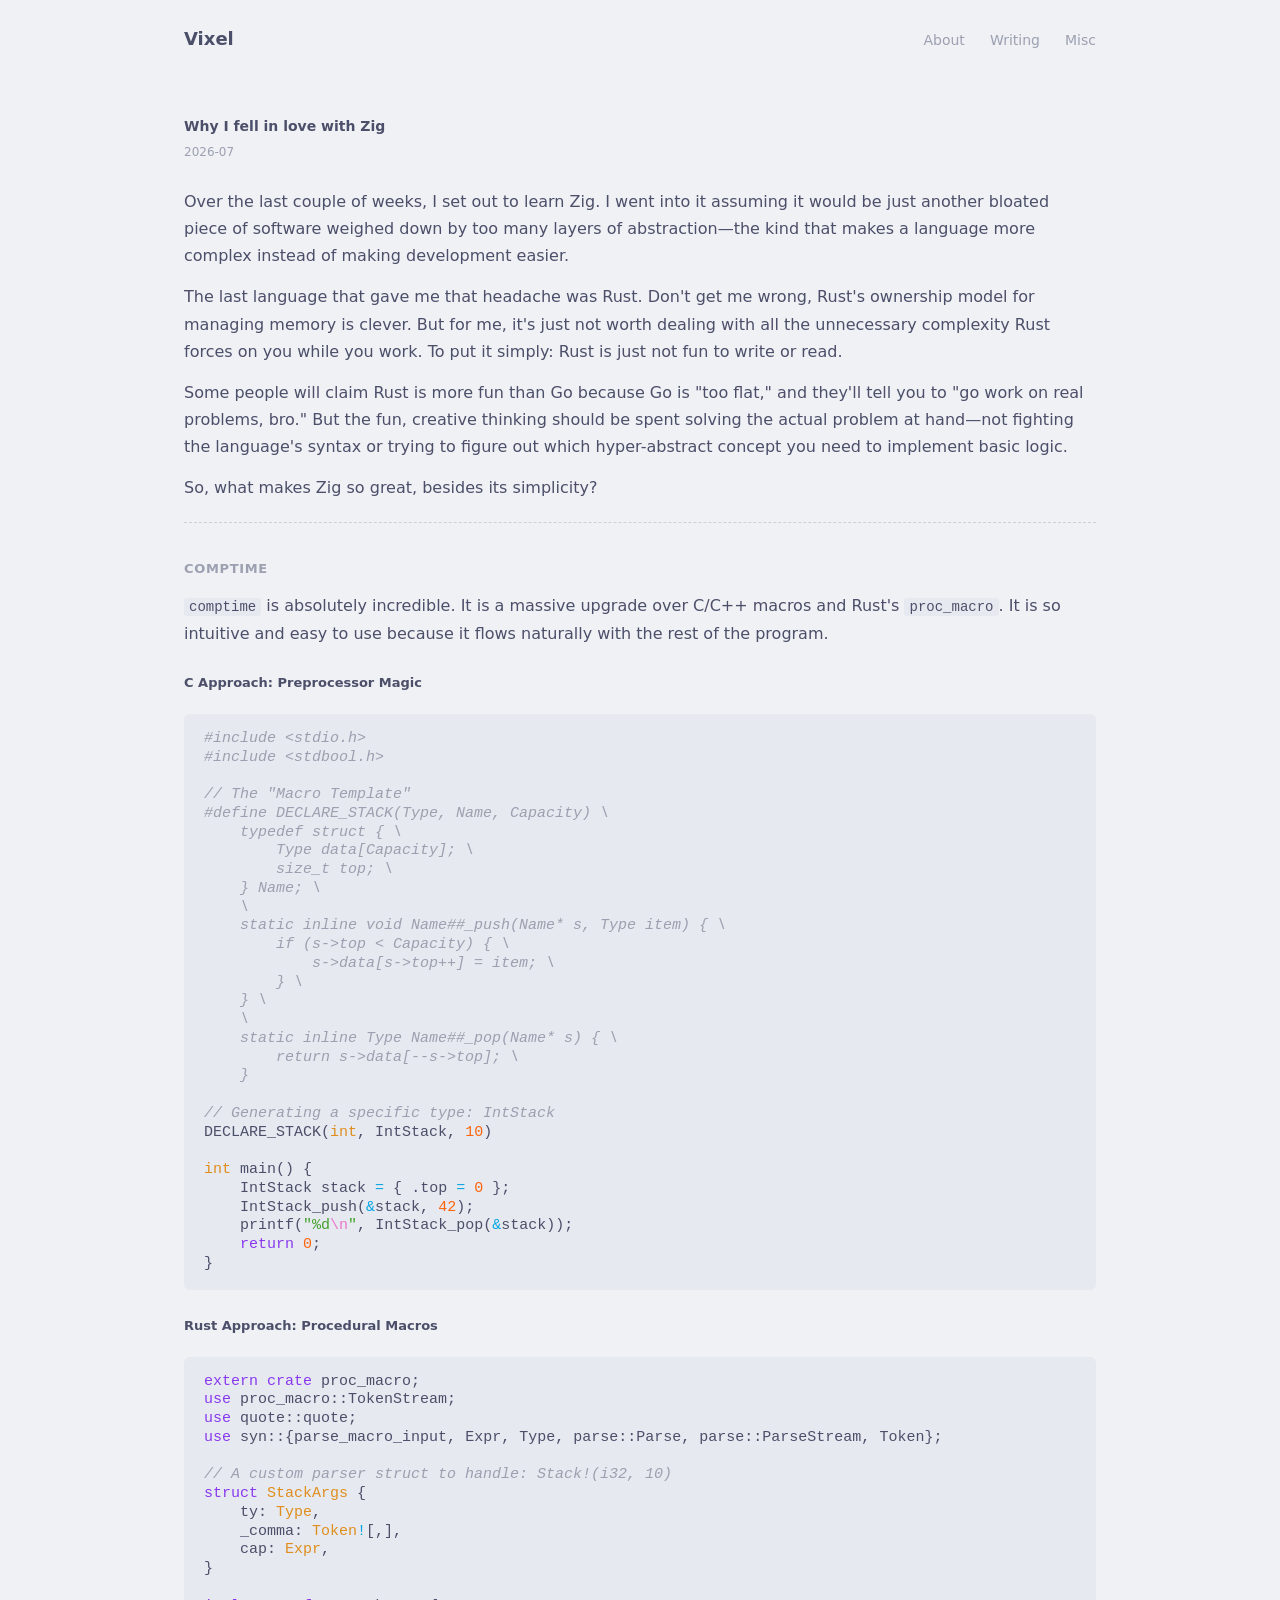
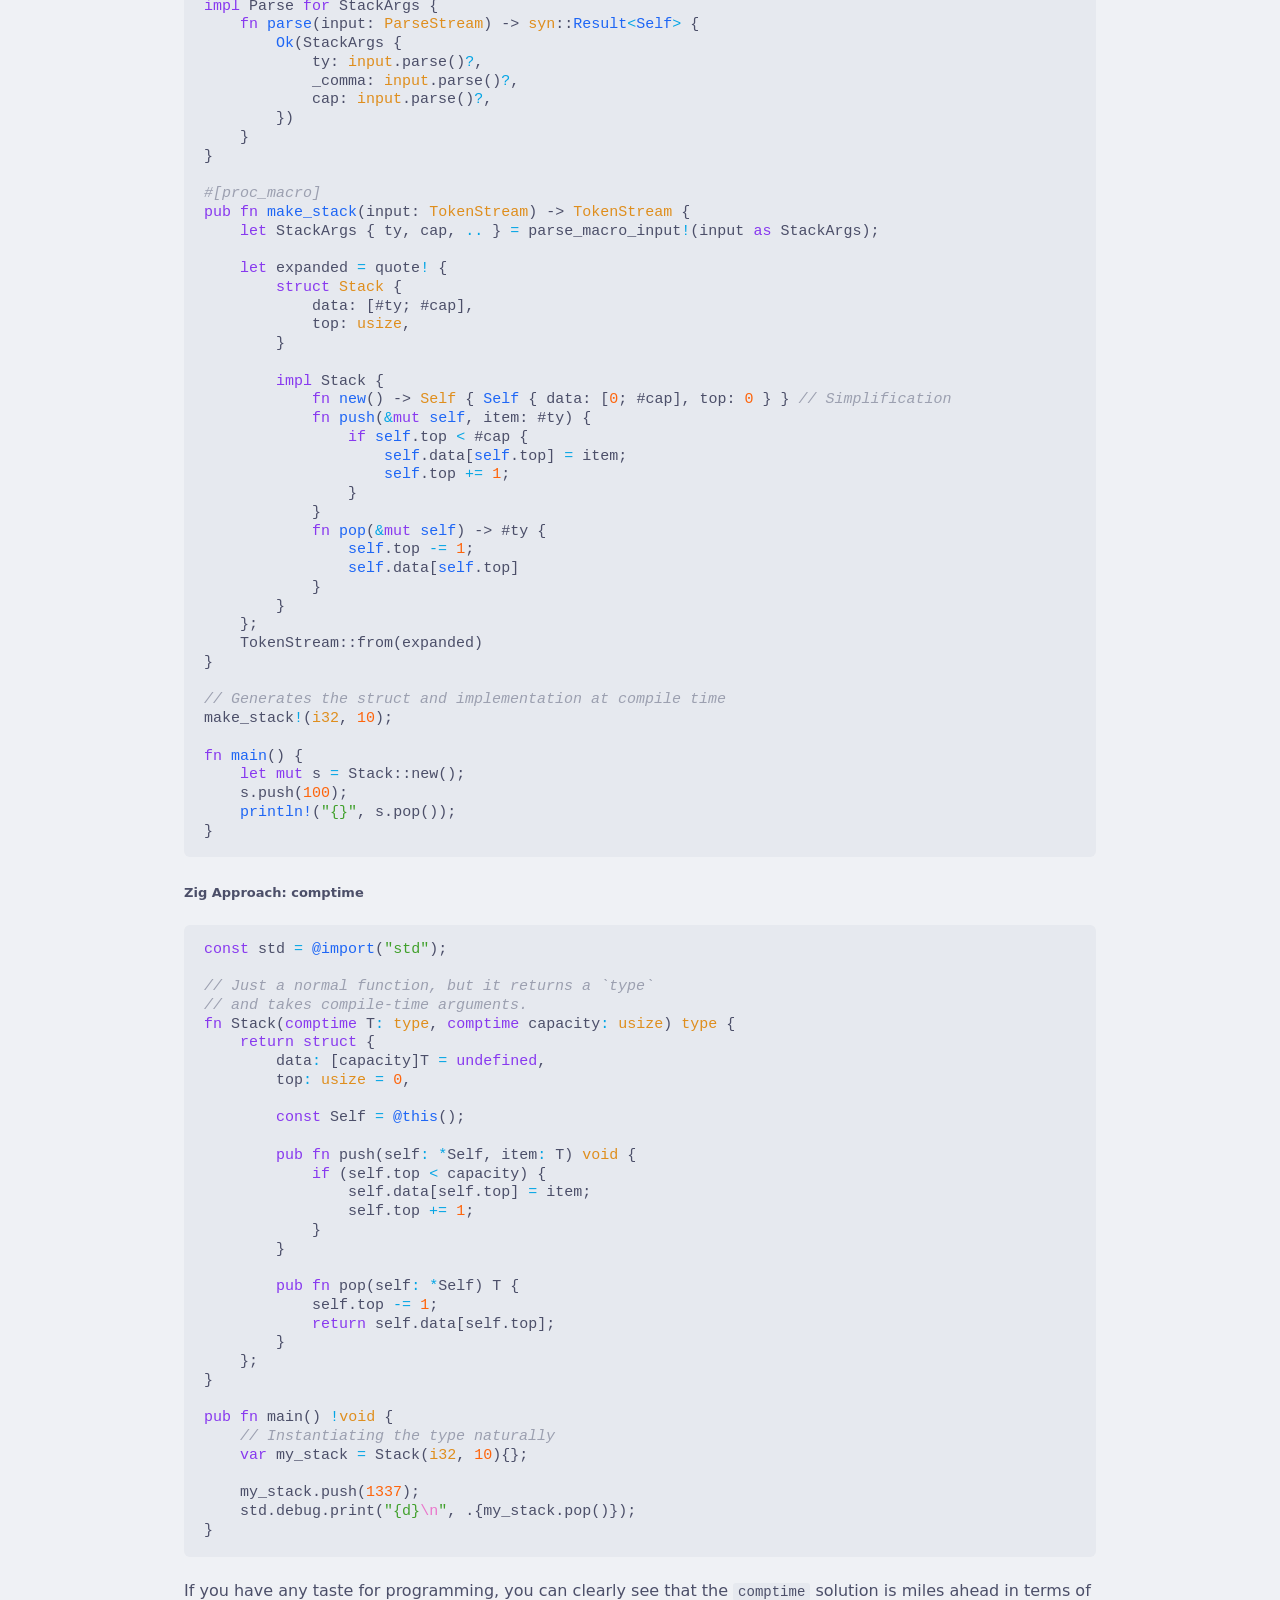
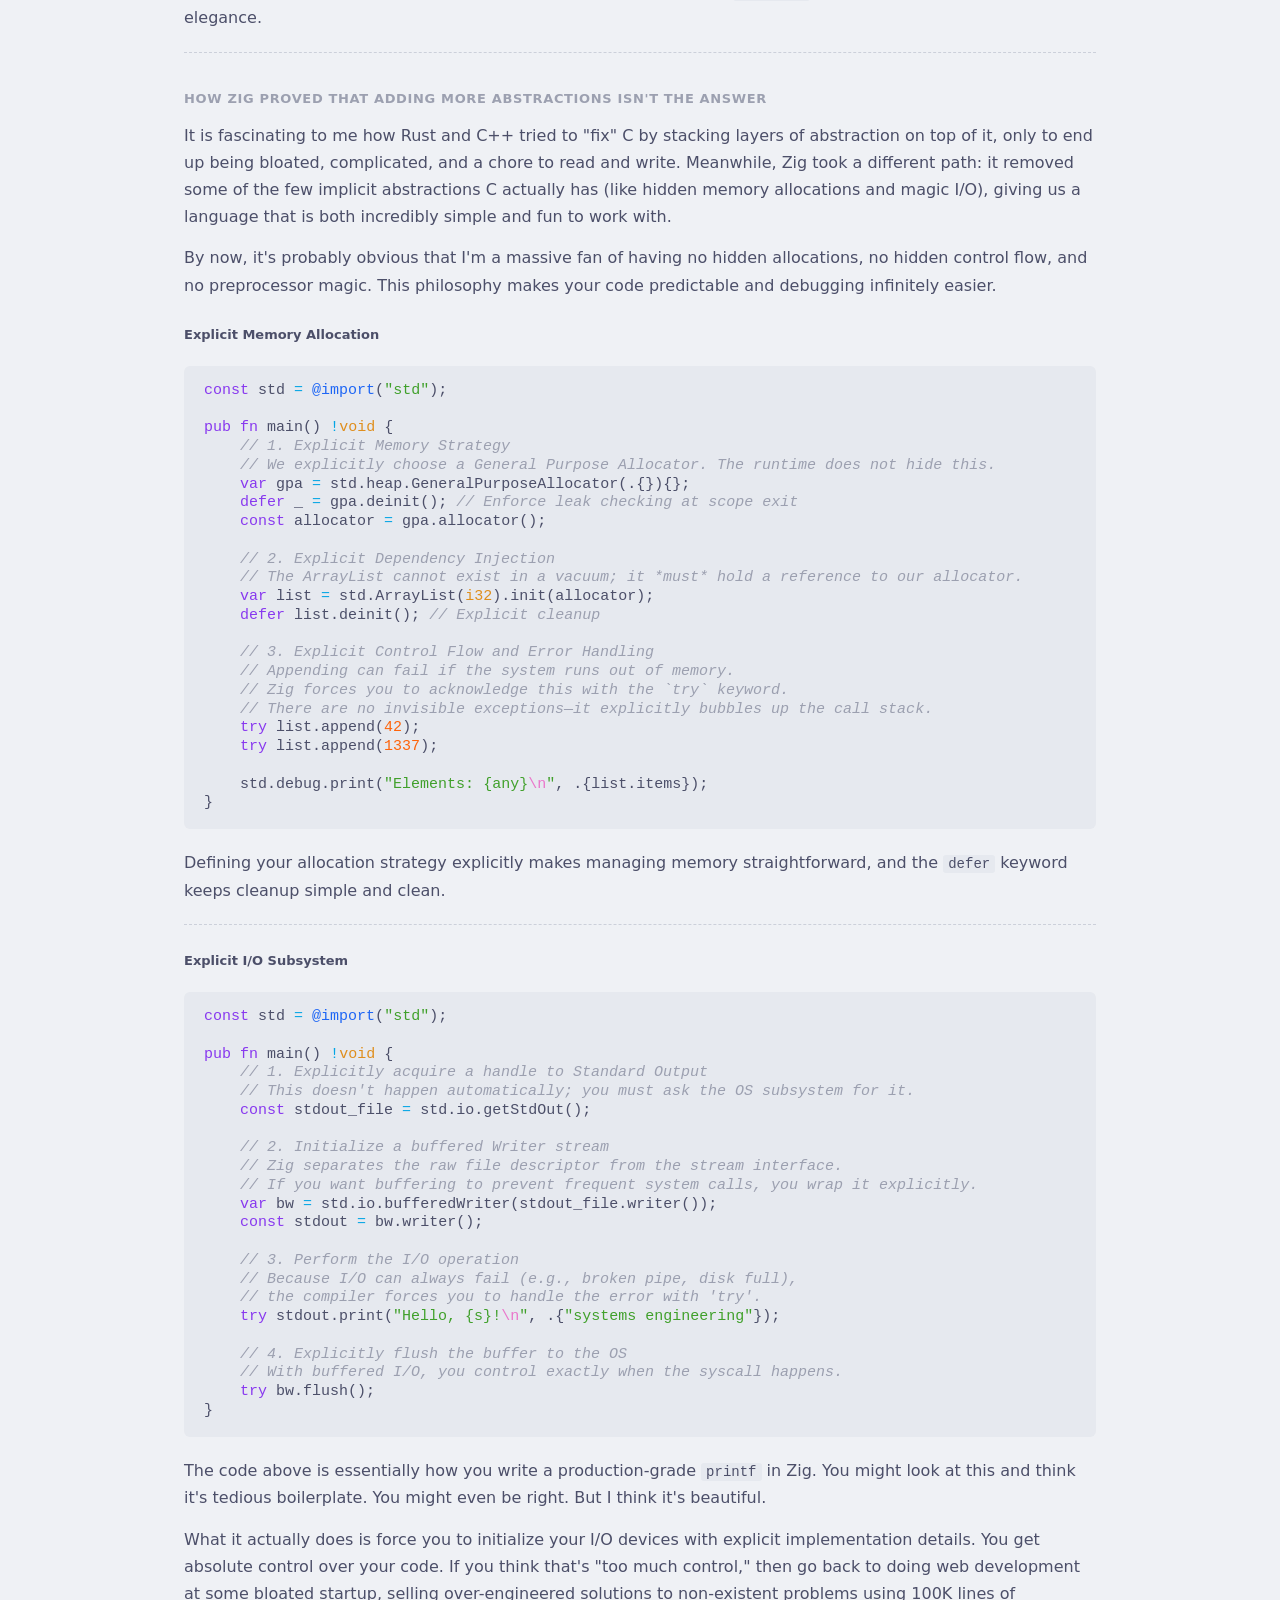
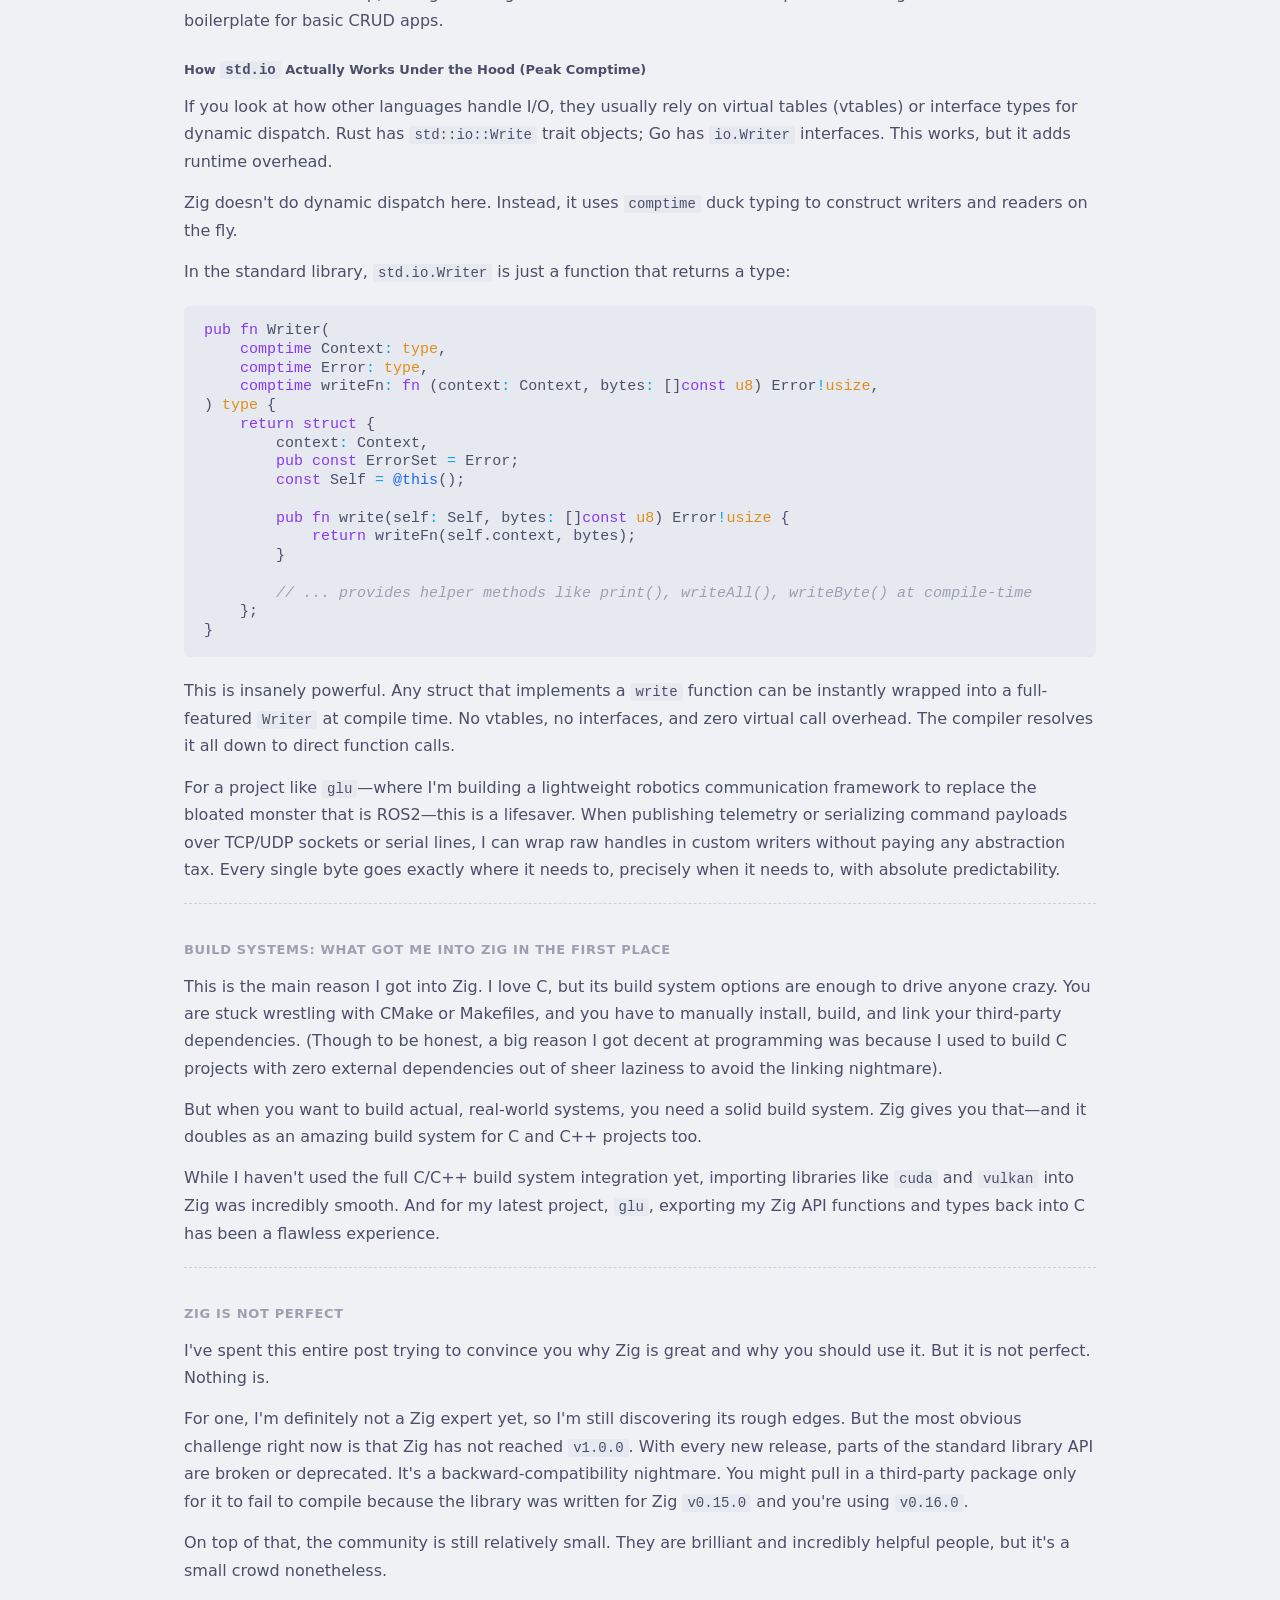
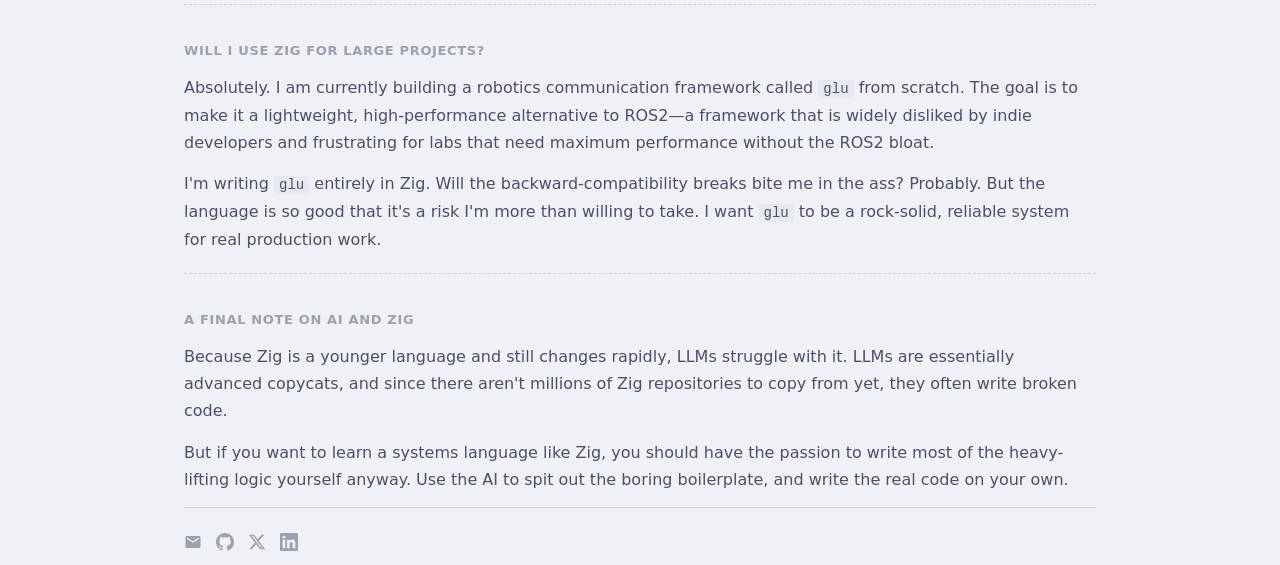
<file: writing/2026-07-zig.html>
<!DOCTYPE html>
<html lang="en">
<head>
    <meta charset="UTF-8">
    <meta name="viewport" content="width=device-width, initial-scale=1.0">
    <title>Why I fell in love with Zig — Vixel</title>
    <link rel="stylesheet" href="../style.css">
    
    <link rel="stylesheet" href="../pygments.css">
</head>
<body>
    <nav>
        <a href="../index.html" class="site-name">Vixel</a>
        <span class="nav-links">
            <a href="../index.html">About</a>
            <a href="../writing.html">Writing</a>
            <a href="../misc.html">Misc</a>
        </span>
    </nav>
    <main>
        <article>
            <h1 class="post-title">Why I fell in love with Zig</h1>
            <div class="post-meta">2026-07</div>
            <p>Over the last couple of weeks, I set out to learn Zig. I went into it assuming it would be just another bloated piece of software weighed down by too many layers of abstraction—the kind that makes a language more complex instead of making development easier. </p>
<p>The last language that gave me that headache was Rust. Don't get me wrong, Rust's ownership model for managing memory is clever. But for me, it's just not worth dealing with all the unnecessary complexity Rust forces on you while you work. To put it simply: Rust is just not fun to write or read. </p>
<p>Some people will claim Rust is more fun than Go because Go is "too flat," and they'll tell you to "go work on real problems, bro." But the fun, creative thinking should be spent solving the actual problem at hand—not fighting the language's syntax or trying to figure out which hyper-abstract concept you need to implement basic logic.</p>
<p>So, what makes Zig so great, besides its simplicity?</p>
<hr />
<h2>comptime</h2>
<p><code>comptime</code> is absolutely incredible. It is a massive upgrade over C/C++ macros and Rust's <code>proc_macro</code>. It is so intuitive and easy to use because it flows naturally with the rest of the program.</p>
<h3>C Approach: Preprocessor Magic</h3>
<div class="codehilite"><pre><span></span><code><span class="cp">#include</span><span class="w"> </span><span class="cpf">&lt;stdio.h&gt;</span>
<span class="cp">#include</span><span class="w"> </span><span class="cpf">&lt;stdbool.h&gt;</span>

<span class="c1">// The &quot;Macro Template&quot;</span>
<span class="cp">#define DECLARE_STACK(Type, Name, Capacity) \</span>
<span class="cp">    typedef struct { \</span>
<span class="cp">        Type data[Capacity]; \</span>
<span class="cp">        size_t top; \</span>
<span class="cp">    } Name; \</span>
<span class="cp">    \</span>
<span class="cp">    static inline void Name##_push(Name* s, Type item) { \</span>
<span class="cp">        if (s-&gt;top &lt; Capacity) { \</span>
<span class="cp">            s-&gt;data[s-&gt;top++] = item; \</span>
<span class="cp">        } \</span>
<span class="cp">    } \</span>
<span class="cp">    \</span>
<span class="cp">    static inline Type Name##_pop(Name* s) { \</span>
<span class="cp">        return s-&gt;data[--s-&gt;top]; \</span>
<span class="cp">    }</span>

<span class="c1">// Generating a specific type: IntStack</span>
<span class="n">DECLARE_STACK</span><span class="p">(</span><span class="kt">int</span><span class="p">,</span><span class="w"> </span><span class="n">IntStack</span><span class="p">,</span><span class="w"> </span><span class="mi">10</span><span class="p">)</span>

<span class="kt">int</span><span class="w"> </span><span class="n">main</span><span class="p">()</span><span class="w"> </span><span class="p">{</span>
<span class="w">    </span><span class="n">IntStack</span><span class="w"> </span><span class="n">stack</span><span class="w"> </span><span class="o">=</span><span class="w"> </span><span class="p">{</span><span class="w"> </span><span class="p">.</span><span class="n">top</span><span class="w"> </span><span class="o">=</span><span class="w"> </span><span class="mi">0</span><span class="w"> </span><span class="p">};</span>
<span class="w">    </span><span class="n">IntStack_push</span><span class="p">(</span><span class="o">&amp;</span><span class="n">stack</span><span class="p">,</span><span class="w"> </span><span class="mi">42</span><span class="p">);</span>
<span class="w">    </span><span class="n">printf</span><span class="p">(</span><span class="s">&quot;%d</span><span class="se">\n</span><span class="s">&quot;</span><span class="p">,</span><span class="w"> </span><span class="n">IntStack_pop</span><span class="p">(</span><span class="o">&amp;</span><span class="n">stack</span><span class="p">));</span>
<span class="w">    </span><span class="k">return</span><span class="w"> </span><span class="mi">0</span><span class="p">;</span>
<span class="p">}</span>
</code></pre></div>

<h3>Rust Approach: Procedural Macros</h3>
<div class="codehilite"><pre><span></span><code><span class="k">extern</span><span class="w"> </span><span class="k">crate</span><span class="w"> </span><span class="n">proc_macro</span><span class="p">;</span>
<span class="k">use</span><span class="w"> </span><span class="n">proc_macro</span><span class="p">::</span><span class="n">TokenStream</span><span class="p">;</span>
<span class="k">use</span><span class="w"> </span><span class="n">quote</span><span class="p">::</span><span class="n">quote</span><span class="p">;</span>
<span class="k">use</span><span class="w"> </span><span class="n">syn</span><span class="p">::{</span><span class="n">parse_macro_input</span><span class="p">,</span><span class="w"> </span><span class="n">Expr</span><span class="p">,</span><span class="w"> </span><span class="n">Type</span><span class="p">,</span><span class="w"> </span><span class="n">parse</span><span class="p">::</span><span class="n">Parse</span><span class="p">,</span><span class="w"> </span><span class="n">parse</span><span class="p">::</span><span class="n">ParseStream</span><span class="p">,</span><span class="w"> </span><span class="n">Token</span><span class="p">};</span>

<span class="c1">// A custom parser struct to handle: Stack!(i32, 10)</span>
<span class="k">struct</span><span class="w"> </span><span class="nc">StackArgs</span><span class="w"> </span><span class="p">{</span>
<span class="w">    </span><span class="n">ty</span><span class="p">:</span><span class="w"> </span><span class="nc">Type</span><span class="p">,</span>
<span class="w">    </span><span class="n">_comma</span><span class="p">:</span><span class="w"> </span><span class="nc">Token</span><span class="o">!</span><span class="p">[,],</span>
<span class="w">    </span><span class="n">cap</span><span class="p">:</span><span class="w"> </span><span class="nc">Expr</span><span class="p">,</span>
<span class="p">}</span>

<span class="k">impl</span><span class="w"> </span><span class="n">Parse</span><span class="w"> </span><span class="k">for</span><span class="w"> </span><span class="n">StackArgs</span><span class="w"> </span><span class="p">{</span>
<span class="w">    </span><span class="k">fn</span><span class="w"> </span><span class="nf">parse</span><span class="p">(</span><span class="n">input</span><span class="p">:</span><span class="w"> </span><span class="nc">ParseStream</span><span class="p">)</span><span class="w"> </span><span class="p">-&gt;</span><span class="w"> </span><span class="nc">syn</span><span class="p">::</span><span class="nb">Result</span><span class="o">&lt;</span><span class="bp">Self</span><span class="o">&gt;</span><span class="w"> </span><span class="p">{</span>
<span class="w">        </span><span class="nb">Ok</span><span class="p">(</span><span class="n">StackArgs</span><span class="w"> </span><span class="p">{</span>
<span class="w">            </span><span class="n">ty</span><span class="p">:</span><span class="w"> </span><span class="nc">input</span><span class="p">.</span><span class="n">parse</span><span class="p">()</span><span class="o">?</span><span class="p">,</span>
<span class="w">            </span><span class="n">_comma</span><span class="p">:</span><span class="w"> </span><span class="nc">input</span><span class="p">.</span><span class="n">parse</span><span class="p">()</span><span class="o">?</span><span class="p">,</span>
<span class="w">            </span><span class="n">cap</span><span class="p">:</span><span class="w"> </span><span class="nc">input</span><span class="p">.</span><span class="n">parse</span><span class="p">()</span><span class="o">?</span><span class="p">,</span>
<span class="w">        </span><span class="p">})</span>
<span class="w">    </span><span class="p">}</span>
<span class="p">}</span>

<span class="cp">#[proc_macro]</span>
<span class="k">pub</span><span class="w"> </span><span class="k">fn</span><span class="w"> </span><span class="nf">make_stack</span><span class="p">(</span><span class="n">input</span><span class="p">:</span><span class="w"> </span><span class="nc">TokenStream</span><span class="p">)</span><span class="w"> </span><span class="p">-&gt;</span><span class="w"> </span><span class="nc">TokenStream</span><span class="w"> </span><span class="p">{</span>
<span class="w">    </span><span class="kd">let</span><span class="w"> </span><span class="n">StackArgs</span><span class="w"> </span><span class="p">{</span><span class="w"> </span><span class="n">ty</span><span class="p">,</span><span class="w"> </span><span class="n">cap</span><span class="p">,</span><span class="w"> </span><span class="o">..</span><span class="w"> </span><span class="p">}</span><span class="w"> </span><span class="o">=</span><span class="w"> </span><span class="n">parse_macro_input</span><span class="o">!</span><span class="p">(</span><span class="n">input</span><span class="w"> </span><span class="k">as</span><span class="w"> </span><span class="n">StackArgs</span><span class="p">);</span>

<span class="w">    </span><span class="kd">let</span><span class="w"> </span><span class="n">expanded</span><span class="w"> </span><span class="o">=</span><span class="w"> </span><span class="n">quote</span><span class="o">!</span><span class="w"> </span><span class="p">{</span>
<span class="w">        </span><span class="k">struct</span><span class="w"> </span><span class="nc">Stack</span><span class="w"> </span><span class="p">{</span>
<span class="w">            </span><span class="n">data</span><span class="p">:</span><span class="w"> </span><span class="p">[#</span><span class="n">ty</span><span class="p">;</span><span class="w"> </span><span class="p">#</span><span class="n">cap</span><span class="p">],</span>
<span class="w">            </span><span class="n">top</span><span class="p">:</span><span class="w"> </span><span class="kt">usize</span><span class="p">,</span>
<span class="w">        </span><span class="p">}</span>

<span class="w">        </span><span class="k">impl</span><span class="w"> </span><span class="n">Stack</span><span class="w"> </span><span class="p">{</span>
<span class="w">            </span><span class="k">fn</span><span class="w"> </span><span class="nf">new</span><span class="p">()</span><span class="w"> </span><span class="p">-&gt;</span><span class="w"> </span><span class="nc">Self</span><span class="w"> </span><span class="p">{</span><span class="w"> </span><span class="bp">Self</span><span class="w"> </span><span class="p">{</span><span class="w"> </span><span class="n">data</span><span class="p">:</span><span class="w"> </span><span class="p">[</span><span class="mi">0</span><span class="p">;</span><span class="w"> </span><span class="p">#</span><span class="n">cap</span><span class="p">],</span><span class="w"> </span><span class="n">top</span><span class="p">:</span><span class="w"> </span><span class="mi">0</span><span class="w"> </span><span class="p">}</span><span class="w"> </span><span class="p">}</span><span class="w"> </span><span class="c1">// Simplification</span>
<span class="w">            </span><span class="k">fn</span><span class="w"> </span><span class="nf">push</span><span class="p">(</span><span class="o">&amp;</span><span class="k">mut</span><span class="w"> </span><span class="bp">self</span><span class="p">,</span><span class="w"> </span><span class="n">item</span><span class="p">:</span><span class="w"> </span><span class="p">#</span><span class="n">ty</span><span class="p">)</span><span class="w"> </span><span class="p">{</span>
<span class="w">                </span><span class="k">if</span><span class="w"> </span><span class="bp">self</span><span class="p">.</span><span class="n">top</span><span class="w"> </span><span class="o">&lt;</span><span class="w"> </span><span class="p">#</span><span class="n">cap</span><span class="w"> </span><span class="p">{</span>
<span class="w">                    </span><span class="bp">self</span><span class="p">.</span><span class="n">data</span><span class="p">[</span><span class="bp">self</span><span class="p">.</span><span class="n">top</span><span class="p">]</span><span class="w"> </span><span class="o">=</span><span class="w"> </span><span class="n">item</span><span class="p">;</span>
<span class="w">                    </span><span class="bp">self</span><span class="p">.</span><span class="n">top</span><span class="w"> </span><span class="o">+=</span><span class="w"> </span><span class="mi">1</span><span class="p">;</span>
<span class="w">                </span><span class="p">}</span>
<span class="w">            </span><span class="p">}</span>
<span class="w">            </span><span class="k">fn</span><span class="w"> </span><span class="nf">pop</span><span class="p">(</span><span class="o">&amp;</span><span class="k">mut</span><span class="w"> </span><span class="bp">self</span><span class="p">)</span><span class="w"> </span><span class="p">-&gt;</span><span class="w"> </span><span class="p">#</span><span class="n">ty</span><span class="w"> </span><span class="p">{</span>
<span class="w">                </span><span class="bp">self</span><span class="p">.</span><span class="n">top</span><span class="w"> </span><span class="o">-=</span><span class="w"> </span><span class="mi">1</span><span class="p">;</span>
<span class="w">                </span><span class="bp">self</span><span class="p">.</span><span class="n">data</span><span class="p">[</span><span class="bp">self</span><span class="p">.</span><span class="n">top</span><span class="p">]</span>
<span class="w">            </span><span class="p">}</span>
<span class="w">        </span><span class="p">}</span>
<span class="w">    </span><span class="p">};</span>
<span class="w">    </span><span class="n">TokenStream</span><span class="p">::</span><span class="n">from</span><span class="p">(</span><span class="n">expanded</span><span class="p">)</span>
<span class="p">}</span>

<span class="c1">// Generates the struct and implementation at compile time</span>
<span class="n">make_stack</span><span class="o">!</span><span class="p">(</span><span class="kt">i32</span><span class="p">,</span><span class="w"> </span><span class="mi">10</span><span class="p">);</span><span class="w"> </span>

<span class="k">fn</span><span class="w"> </span><span class="nf">main</span><span class="p">()</span><span class="w"> </span><span class="p">{</span>
<span class="w">    </span><span class="kd">let</span><span class="w"> </span><span class="k">mut</span><span class="w"> </span><span class="n">s</span><span class="w"> </span><span class="o">=</span><span class="w"> </span><span class="n">Stack</span><span class="p">::</span><span class="n">new</span><span class="p">();</span>
<span class="w">    </span><span class="n">s</span><span class="p">.</span><span class="n">push</span><span class="p">(</span><span class="mi">100</span><span class="p">);</span>
<span class="w">    </span><span class="fm">println!</span><span class="p">(</span><span class="s">&quot;{}&quot;</span><span class="p">,</span><span class="w"> </span><span class="n">s</span><span class="p">.</span><span class="n">pop</span><span class="p">());</span>
<span class="p">}</span>
</code></pre></div>

<h3>Zig Approach: comptime</h3>
<div class="codehilite"><pre><span></span><code><span class="kr">const</span><span class="w"> </span><span class="n">std</span><span class="w"> </span><span class="o">=</span><span class="w"> </span><span class="nb">@import</span><span class="p">(</span><span class="s">&quot;std&quot;</span><span class="p">);</span>

<span class="c1">// Just a normal function, but it returns a `type` </span>
<span class="c1">// and takes compile-time arguments.</span>
<span class="k">fn</span><span class="w"> </span><span class="n">Stack</span><span class="p">(</span><span class="kr">comptime</span><span class="w"> </span><span class="n">T</span><span class="o">:</span><span class="w"> </span><span class="kt">type</span><span class="p">,</span><span class="w"> </span><span class="kr">comptime</span><span class="w"> </span><span class="n">capacity</span><span class="o">:</span><span class="w"> </span><span class="kt">usize</span><span class="p">)</span><span class="w"> </span><span class="kt">type</span><span class="w"> </span><span class="p">{</span>
<span class="w">    </span><span class="k">return</span><span class="w"> </span><span class="k">struct</span><span class="w"> </span><span class="p">{</span>
<span class="w">        </span><span class="n">data</span><span class="o">:</span><span class="w"> </span><span class="p">[</span><span class="n">capacity</span><span class="p">]</span><span class="n">T</span><span class="w"> </span><span class="o">=</span><span class="w"> </span><span class="kc">undefined</span><span class="p">,</span>
<span class="w">        </span><span class="n">top</span><span class="o">:</span><span class="w"> </span><span class="kt">usize</span><span class="w"> </span><span class="o">=</span><span class="w"> </span><span class="mi">0</span><span class="p">,</span>

<span class="w">        </span><span class="kr">const</span><span class="w"> </span><span class="n">Self</span><span class="w"> </span><span class="o">=</span><span class="w"> </span><span class="nb">@this</span><span class="p">();</span>

<span class="w">        </span><span class="kr">pub</span><span class="w"> </span><span class="k">fn</span><span class="w"> </span><span class="n">push</span><span class="p">(</span><span class="n">self</span><span class="o">:</span><span class="w"> </span><span class="o">*</span><span class="n">Self</span><span class="p">,</span><span class="w"> </span><span class="n">item</span><span class="o">:</span><span class="w"> </span><span class="n">T</span><span class="p">)</span><span class="w"> </span><span class="kt">void</span><span class="w"> </span><span class="p">{</span>
<span class="w">            </span><span class="k">if</span><span class="w"> </span><span class="p">(</span><span class="n">self</span><span class="p">.</span><span class="n">top</span><span class="w"> </span><span class="o">&lt;</span><span class="w"> </span><span class="n">capacity</span><span class="p">)</span><span class="w"> </span><span class="p">{</span>
<span class="w">                </span><span class="n">self</span><span class="p">.</span><span class="n">data</span><span class="p">[</span><span class="n">self</span><span class="p">.</span><span class="n">top</span><span class="p">]</span><span class="w"> </span><span class="o">=</span><span class="w"> </span><span class="n">item</span><span class="p">;</span>
<span class="w">                </span><span class="n">self</span><span class="p">.</span><span class="n">top</span><span class="w"> </span><span class="o">+=</span><span class="w"> </span><span class="mi">1</span><span class="p">;</span>
<span class="w">            </span><span class="p">}</span>
<span class="w">        </span><span class="p">}</span>

<span class="w">        </span><span class="kr">pub</span><span class="w"> </span><span class="k">fn</span><span class="w"> </span><span class="n">pop</span><span class="p">(</span><span class="n">self</span><span class="o">:</span><span class="w"> </span><span class="o">*</span><span class="n">Self</span><span class="p">)</span><span class="w"> </span><span class="n">T</span><span class="w"> </span><span class="p">{</span>
<span class="w">            </span><span class="n">self</span><span class="p">.</span><span class="n">top</span><span class="w"> </span><span class="o">-=</span><span class="w"> </span><span class="mi">1</span><span class="p">;</span>
<span class="w">            </span><span class="k">return</span><span class="w"> </span><span class="n">self</span><span class="p">.</span><span class="n">data</span><span class="p">[</span><span class="n">self</span><span class="p">.</span><span class="n">top</span><span class="p">];</span>
<span class="w">        </span><span class="p">}</span>
<span class="w">    </span><span class="p">};</span>
<span class="p">}</span>

<span class="kr">pub</span><span class="w"> </span><span class="k">fn</span><span class="w"> </span><span class="n">main</span><span class="p">()</span><span class="w"> </span><span class="o">!</span><span class="kt">void</span><span class="w"> </span><span class="p">{</span>
<span class="w">    </span><span class="c1">// Instantiating the type naturally</span>
<span class="w">    </span><span class="kr">var</span><span class="w"> </span><span class="n">my_stack</span><span class="w"> </span><span class="o">=</span><span class="w"> </span><span class="n">Stack</span><span class="p">(</span><span class="kt">i32</span><span class="p">,</span><span class="w"> </span><span class="mi">10</span><span class="p">){};</span>

<span class="w">    </span><span class="n">my_stack</span><span class="p">.</span><span class="n">push</span><span class="p">(</span><span class="mi">1337</span><span class="p">);</span>
<span class="w">    </span><span class="n">std</span><span class="p">.</span><span class="n">debug</span><span class="p">.</span><span class="n">print</span><span class="p">(</span><span class="s">&quot;{d}</span><span class="se">\n</span><span class="s">&quot;</span><span class="p">,</span><span class="w"> </span><span class="p">.{</span><span class="n">my_stack</span><span class="p">.</span><span class="n">pop</span><span class="p">()});</span>
<span class="p">}</span>
</code></pre></div>

<p>If you have any taste for programming, you can clearly see that the <code>comptime</code> solution is miles ahead in terms of elegance.</p>
<hr />
<h2>How Zig Proved That Adding More Abstractions Isn't the Answer</h2>
<p>It is fascinating to me how Rust and C++ tried to "fix" C by stacking layers of abstraction on top of it, only to end up being bloated, complicated, and a chore to read and write. Meanwhile, Zig took a different path: it removed some of the few implicit abstractions C actually has (like hidden memory allocations and magic I/O), giving us a language that is both incredibly simple and fun to work with.</p>
<p>By now, it's probably obvious that I'm a massive fan of having no hidden allocations, no hidden control flow, and no preprocessor magic. This philosophy makes your code predictable and debugging infinitely easier.</p>
<h3>Explicit Memory Allocation</h3>
<div class="codehilite"><pre><span></span><code><span class="kr">const</span><span class="w"> </span><span class="n">std</span><span class="w"> </span><span class="o">=</span><span class="w"> </span><span class="nb">@import</span><span class="p">(</span><span class="s">&quot;std&quot;</span><span class="p">);</span>

<span class="kr">pub</span><span class="w"> </span><span class="k">fn</span><span class="w"> </span><span class="n">main</span><span class="p">()</span><span class="w"> </span><span class="o">!</span><span class="kt">void</span><span class="w"> </span><span class="p">{</span>
<span class="w">    </span><span class="c1">// 1. Explicit Memory Strategy</span>
<span class="w">    </span><span class="c1">// We explicitly choose a General Purpose Allocator. The runtime does not hide this.</span>
<span class="w">    </span><span class="kr">var</span><span class="w"> </span><span class="n">gpa</span><span class="w"> </span><span class="o">=</span><span class="w"> </span><span class="n">std</span><span class="p">.</span><span class="n">heap</span><span class="p">.</span><span class="n">GeneralPurposeAllocator</span><span class="p">(.{}){};</span>
<span class="w">    </span><span class="k">defer</span><span class="w"> </span><span class="n">_</span><span class="w"> </span><span class="o">=</span><span class="w"> </span><span class="n">gpa</span><span class="p">.</span><span class="n">deinit</span><span class="p">();</span><span class="w"> </span><span class="c1">// Enforce leak checking at scope exit</span>
<span class="w">    </span><span class="kr">const</span><span class="w"> </span><span class="n">allocator</span><span class="w"> </span><span class="o">=</span><span class="w"> </span><span class="n">gpa</span><span class="p">.</span><span class="n">allocator</span><span class="p">();</span>

<span class="w">    </span><span class="c1">// 2. Explicit Dependency Injection</span>
<span class="w">    </span><span class="c1">// The ArrayList cannot exist in a vacuum; it *must* hold a reference to our allocator.</span>
<span class="w">    </span><span class="kr">var</span><span class="w"> </span><span class="n">list</span><span class="w"> </span><span class="o">=</span><span class="w"> </span><span class="n">std</span><span class="p">.</span><span class="n">ArrayList</span><span class="p">(</span><span class="kt">i32</span><span class="p">).</span><span class="n">init</span><span class="p">(</span><span class="n">allocator</span><span class="p">);</span>
<span class="w">    </span><span class="k">defer</span><span class="w"> </span><span class="n">list</span><span class="p">.</span><span class="n">deinit</span><span class="p">();</span><span class="w"> </span><span class="c1">// Explicit cleanup</span>

<span class="w">    </span><span class="c1">// 3. Explicit Control Flow and Error Handling</span>
<span class="w">    </span><span class="c1">// Appending can fail if the system runs out of memory. </span>
<span class="w">    </span><span class="c1">// Zig forces you to acknowledge this with the `try` keyword. </span>
<span class="w">    </span><span class="c1">// There are no invisible exceptions—it explicitly bubbles up the call stack.</span>
<span class="w">    </span><span class="k">try</span><span class="w"> </span><span class="n">list</span><span class="p">.</span><span class="n">append</span><span class="p">(</span><span class="mi">42</span><span class="p">);</span>
<span class="w">    </span><span class="k">try</span><span class="w"> </span><span class="n">list</span><span class="p">.</span><span class="n">append</span><span class="p">(</span><span class="mi">1337</span><span class="p">);</span>

<span class="w">    </span><span class="n">std</span><span class="p">.</span><span class="n">debug</span><span class="p">.</span><span class="n">print</span><span class="p">(</span><span class="s">&quot;Elements: {any}</span><span class="se">\n</span><span class="s">&quot;</span><span class="p">,</span><span class="w"> </span><span class="p">.{</span><span class="n">list</span><span class="p">.</span><span class="n">items</span><span class="p">});</span>
<span class="p">}</span>
</code></pre></div>

<p>Defining your allocation strategy explicitly makes managing memory straightforward, and the <code>defer</code> keyword keeps cleanup simple and clean.</p>
<hr />
<h3>Explicit I/O Subsystem</h3>
<div class="codehilite"><pre><span></span><code><span class="kr">const</span><span class="w"> </span><span class="n">std</span><span class="w"> </span><span class="o">=</span><span class="w"> </span><span class="nb">@import</span><span class="p">(</span><span class="s">&quot;std&quot;</span><span class="p">);</span>

<span class="kr">pub</span><span class="w"> </span><span class="k">fn</span><span class="w"> </span><span class="n">main</span><span class="p">()</span><span class="w"> </span><span class="o">!</span><span class="kt">void</span><span class="w"> </span><span class="p">{</span>
<span class="w">    </span><span class="c1">// 1. Explicitly acquire a handle to Standard Output</span>
<span class="w">    </span><span class="c1">// This doesn&#39;t happen automatically; you must ask the OS subsystem for it.</span>
<span class="w">    </span><span class="kr">const</span><span class="w"> </span><span class="n">stdout_file</span><span class="w"> </span><span class="o">=</span><span class="w"> </span><span class="n">std</span><span class="p">.</span><span class="n">io</span><span class="p">.</span><span class="n">getStdOut</span><span class="p">();</span>

<span class="w">    </span><span class="c1">// 2. Initialize a buffered Writer stream</span>
<span class="w">    </span><span class="c1">// Zig separates the raw file descriptor from the stream interface.</span>
<span class="w">    </span><span class="c1">// If you want buffering to prevent frequent system calls, you wrap it explicitly.</span>
<span class="w">    </span><span class="kr">var</span><span class="w"> </span><span class="n">bw</span><span class="w"> </span><span class="o">=</span><span class="w"> </span><span class="n">std</span><span class="p">.</span><span class="n">io</span><span class="p">.</span><span class="n">bufferedWriter</span><span class="p">(</span><span class="n">stdout_file</span><span class="p">.</span><span class="n">writer</span><span class="p">());</span>
<span class="w">    </span><span class="kr">const</span><span class="w"> </span><span class="n">stdout</span><span class="w"> </span><span class="o">=</span><span class="w"> </span><span class="n">bw</span><span class="p">.</span><span class="n">writer</span><span class="p">();</span>

<span class="w">    </span><span class="c1">// 3. Perform the I/O operation</span>
<span class="w">    </span><span class="c1">// Because I/O can always fail (e.g., broken pipe, disk full), </span>
<span class="w">    </span><span class="c1">// the compiler forces you to handle the error with &#39;try&#39;.</span>
<span class="w">    </span><span class="k">try</span><span class="w"> </span><span class="n">stdout</span><span class="p">.</span><span class="n">print</span><span class="p">(</span><span class="s">&quot;Hello, {s}!</span><span class="se">\n</span><span class="s">&quot;</span><span class="p">,</span><span class="w"> </span><span class="p">.{</span><span class="s">&quot;systems engineering&quot;</span><span class="p">});</span>

<span class="w">    </span><span class="c1">// 4. Explicitly flush the buffer to the OS</span>
<span class="w">    </span><span class="c1">// With buffered I/O, you control exactly when the syscall happens.</span>
<span class="w">    </span><span class="k">try</span><span class="w"> </span><span class="n">bw</span><span class="p">.</span><span class="n">flush</span><span class="p">();</span><span class="w"> </span>
<span class="p">}</span>
</code></pre></div>

<p>The code above is essentially how you write a production-grade <code>printf</code> in Zig. You might look at this and think it's tedious boilerplate. You might even be right. But I think it's beautiful. </p>
<p>What it actually does is force you to initialize your I/O devices with explicit implementation details. You get absolute control over your code. If you think that's "too much control," then go back to doing web development at some bloated startup, selling over-engineered solutions to non-existent problems using 100K lines of boilerplate for basic CRUD apps.</p>
<h3>How <code>std.io</code> Actually Works Under the Hood (Peak Comptime)</h3>
<p>If you look at how other languages handle I/O, they usually rely on virtual tables (vtables) or interface types for dynamic dispatch. Rust has <code>std::io::Write</code> trait objects; Go has <code>io.Writer</code> interfaces. This works, but it adds runtime overhead.</p>
<p>Zig doesn't do dynamic dispatch here. Instead, it uses <code>comptime</code> duck typing to construct writers and readers on the fly. </p>
<p>In the standard library, <code>std.io.Writer</code> is just a function that returns a type:</p>
<div class="codehilite"><pre><span></span><code><span class="kr">pub</span><span class="w"> </span><span class="k">fn</span><span class="w"> </span><span class="n">Writer</span><span class="p">(</span>
<span class="w">    </span><span class="kr">comptime</span><span class="w"> </span><span class="n">Context</span><span class="o">:</span><span class="w"> </span><span class="kt">type</span><span class="p">,</span>
<span class="w">    </span><span class="kr">comptime</span><span class="w"> </span><span class="n">Error</span><span class="o">:</span><span class="w"> </span><span class="kt">type</span><span class="p">,</span>
<span class="w">    </span><span class="kr">comptime</span><span class="w"> </span><span class="n">writeFn</span><span class="o">:</span><span class="w"> </span><span class="k">fn</span><span class="w"> </span><span class="p">(</span><span class="n">context</span><span class="o">:</span><span class="w"> </span><span class="n">Context</span><span class="p">,</span><span class="w"> </span><span class="n">bytes</span><span class="o">:</span><span class="w"> </span><span class="p">[]</span><span class="kr">const</span><span class="w"> </span><span class="kt">u8</span><span class="p">)</span><span class="w"> </span><span class="n">Error</span><span class="o">!</span><span class="kt">usize</span><span class="p">,</span>
<span class="p">)</span><span class="w"> </span><span class="kt">type</span><span class="w"> </span><span class="p">{</span>
<span class="w">    </span><span class="k">return</span><span class="w"> </span><span class="k">struct</span><span class="w"> </span><span class="p">{</span>
<span class="w">        </span><span class="n">context</span><span class="o">:</span><span class="w"> </span><span class="n">Context</span><span class="p">,</span>
<span class="w">        </span><span class="kr">pub</span><span class="w"> </span><span class="kr">const</span><span class="w"> </span><span class="n">ErrorSet</span><span class="w"> </span><span class="o">=</span><span class="w"> </span><span class="n">Error</span><span class="p">;</span>
<span class="w">        </span><span class="kr">const</span><span class="w"> </span><span class="n">Self</span><span class="w"> </span><span class="o">=</span><span class="w"> </span><span class="nb">@this</span><span class="p">();</span>

<span class="w">        </span><span class="kr">pub</span><span class="w"> </span><span class="k">fn</span><span class="w"> </span><span class="n">write</span><span class="p">(</span><span class="n">self</span><span class="o">:</span><span class="w"> </span><span class="n">Self</span><span class="p">,</span><span class="w"> </span><span class="n">bytes</span><span class="o">:</span><span class="w"> </span><span class="p">[]</span><span class="kr">const</span><span class="w"> </span><span class="kt">u8</span><span class="p">)</span><span class="w"> </span><span class="n">Error</span><span class="o">!</span><span class="kt">usize</span><span class="w"> </span><span class="p">{</span>
<span class="w">            </span><span class="k">return</span><span class="w"> </span><span class="n">writeFn</span><span class="p">(</span><span class="n">self</span><span class="p">.</span><span class="n">context</span><span class="p">,</span><span class="w"> </span><span class="n">bytes</span><span class="p">);</span>
<span class="w">        </span><span class="p">}</span>

<span class="w">        </span><span class="c1">// ... provides helper methods like print(), writeAll(), writeByte() at compile-time</span>
<span class="w">    </span><span class="p">};</span>
<span class="p">}</span>
</code></pre></div>

<p>This is insanely powerful. Any struct that implements a <code>write</code> function can be instantly wrapped into a full-featured <code>Writer</code> at compile time. No vtables, no interfaces, and zero virtual call overhead. The compiler resolves it all down to direct function calls.</p>
<p>For a project like <code>glu</code>—where I'm building a lightweight robotics communication framework to replace the bloated monster that is ROS2—this is a lifesaver. When publishing telemetry or serializing command payloads over TCP/UDP sockets or serial lines, I can wrap raw handles in custom writers without paying any abstraction tax. Every single byte goes exactly where it needs to, precisely when it needs to, with absolute predictability.</p>
<hr />
<h2>Build Systems: What Got Me Into Zig in the First Place</h2>
<p>This is the main reason I got into Zig. I love C, but its build system options are enough to drive anyone crazy. You are stuck wrestling with CMake or Makefiles, and you have to manually install, build, and link your third-party dependencies. (Though to be honest, a big reason I got decent at programming was because I used to build C projects with zero external dependencies out of sheer laziness to avoid the linking nightmare). </p>
<p>But when you want to build actual, real-world systems, you need a solid build system. Zig gives you that—and it doubles as an amazing build system for C and C++ projects too.</p>
<p>While I haven't used the full C/C++ build system integration yet, importing libraries like <code>cuda</code> and <code>vulkan</code> into Zig was incredibly smooth. And for my latest project, <code>glu</code>, exporting my Zig API functions and types back into C has been a flawless experience.</p>
<hr />
<h2>Zig is Not Perfect</h2>
<p>I've spent this entire post trying to convince you why Zig is great and why you should use it. But it is not perfect. Nothing is.</p>
<p>For one, I'm definitely not a Zig expert yet, so I'm still discovering its rough edges. But the most obvious challenge right now is that Zig has not reached <code>v1.0.0</code>. With every new release, parts of the standard library API are broken or deprecated. It's a backward-compatibility nightmare. You might pull in a third-party package only for it to fail to compile because the library was written for Zig <code>v0.15.0</code> and you're using <code>v0.16.0</code>. </p>
<p>On top of that, the community is still relatively small. They are brilliant and incredibly helpful people, but it's a small crowd nonetheless.</p>
<hr />
<h2>Will I Use Zig for Large Projects?</h2>
<p>Absolutely. I am currently building a robotics communication framework called <code>glu</code> from scratch. The goal is to make it a lightweight, high-performance alternative to ROS2—a framework that is widely disliked by indie developers and frustrating for labs that need maximum performance without the ROS2 bloat. </p>
<p>I'm writing <code>glu</code> entirely in Zig. Will the backward-compatibility breaks bite me in the ass? Probably. But the language is so good that it's a risk I'm more than willing to take. I want <code>glu</code> to be a rock-solid, reliable system for real production work.</p>
<hr />
<h2>A Final Note on AI and Zig</h2>
<p>Because Zig is a younger language and still changes rapidly, LLMs struggle with it. LLMs are essentially advanced copycats, and since there aren't millions of Zig repositories to copy from yet, they often write broken code. </p>
<p>But if you want to learn a systems language like Zig, you should have the passion to write most of the heavy-lifting logic yourself anyway. Use the AI to spit out the boring boilerplate, and write the real code on your own.</p>
        </article>
    </main>
    <footer>
            <div class="footer-links">
        <a href="mailto:yusufshihata2006@gmail.com" target="_blank"><svg viewBox="0 0 24 24" width="18" height="18" fill="currentColor"><path d="M20 4H4c-1.1 0-2 .9-2 2v12c0 1.1.9 2 2 2h16c1.1 0 2-.9 2-2V6c0-1.1-.9-2-2-2zm0 4l-8 5-8-5V6l8 5 8-5v2z"/></svg></a>
        <a href="https://github.com/Vixel2006" target="_blank"><svg viewBox="0 0 24 24" width="18" height="18" fill="currentColor"><path d="M12 0C5.37 0 0 5.37 0 12c0 5.31 3.435 9.795 8.205 11.385.6.105.825-.255.825-.57 0-.285-.015-1.23-.015-2.235-3.015.555-3.795-.735-4.035-1.41-.135-.345-.72-1.41-1.23-1.695-.42-.225-1.02-.78-.015-.795.945-.015 1.62.87 1.845 1.23 1.08 1.815 2.805 1.305 3.495.99.105-.78.42-1.305.765-1.605-2.67-.3-5.46-1.335-5.46-5.925 0-1.305.465-2.385 1.23-3.225-.12-.3-.54-1.53.12-3.18 0 0 1.005-.315 3.3 1.23.96-.27 1.98-.405 3-.405s2.04.135 3 .405c2.295-1.56 3.3-1.23 3.3-1.23.66 1.65.24 2.88.12 3.18.765.84 1.23 1.905 1.23 3.225 0 4.605-2.805 5.625-5.475 5.925.435.375.81 1.095.81 2.22 0 1.605-.015 2.895-.015 3.3 0 .315.225.69.825.57A12.02 12.02 0 0024 12c0-6.63-5.37-12-12-12z"/></svg></a>
        <a href="https://x.com/this_vixel" target="_blank"><svg viewBox="0 0 24 24" width="18" height="18" fill="currentColor"><path d="M18.244 2.25h3.308l-7.227 8.26 8.502 11.24H16.17l-5.214-6.817L4.99 21.75H1.68l7.73-8.835L1.254 2.25H8.08l4.713 6.231zm-1.161 17.52h1.833L7.084 4.126H5.117z"/></svg></a>
        <a href="https://www.linkedin.com/in/yusufmohamed2006" target="_blank"><svg viewBox="0 0 24 24" width="18" height="18" fill="currentColor"><path d="M20.447 20.452h-3.554v-5.569c0-1.328-.027-3.037-1.852-3.037-1.853 0-2.136 1.445-2.136 2.939v5.667H9.351V9h3.414v1.561h.046c.477-.9 1.637-1.85 3.37-1.85 3.601 0 4.267 2.37 4.267 5.455v6.286zM5.337 7.433a2.062 2.062 0 01-2.063-2.065 2.064 2.064 0 112.063 2.065zm1.782 13.019H3.555V9h3.564v11.452zM22.225 0H1.771C.792 0 0 .774 0 1.729v20.542C0 23.227.792 24 1.771 24h20.451C23.2 24 24 23.227 24 22.271V1.729C24 .774 23.2 0 22.222 0h.003z"/></svg></a>
    </div>
    </footer>
</body>
</html>
</file>
<file: style.css>
:root {
    --bg: #1e1e2e;
    --text: #cdd6f4;
    --muted: #a6adc8;
    --link: #89b4fa;
    --link-underline: rgba(137, 180, 250, 0.3);
    --code-bg: #313244;
    --border: #45475a;
    --selection: #45475a;
    --font-body: 'Poppins', system-ui, sans-serif;
    --font-mono: 'Fira Code', 'FiraCode Nerd Font Mono', ui-monospace, monospace;
}

@media (prefers-color-scheme: light) {
    :root {
        --bg: #eff1f5;
        --text: #4c4f69;
        --muted: #9ca0b0;
        --link: #1e66f5;
        --link-underline: rgba(30, 102, 245, 0.3);
        --code-bg: #e6e9ef;
        --border: #ccd0da;
        --selection: #ccd0da;
    }
}

::selection {
    background-color: var(--selection);
}

* {
    box-sizing: border-box;
}

html {
    scrollbar-width: thin;
    scrollbar-color: var(--border) transparent;
}

body {
    font-family: var(--font-body);
    font-size: 16px;
    line-height: 1.7;
    color: var(--text);
    background-color: var(--bg);
    max-width: 960px;
    margin: 0 auto;
    padding: 24px;
    min-height: 100vh;
    display: flex;
    flex-direction: column;
    text-rendering: optimizeLegibility;
    -webkit-font-smoothing: antialiased;
    -moz-osx-font-smoothing: grayscale;
}

header {
    margin-bottom: 35px;
}

nav {
    display: flex;
    justify-content: space-between;
    align-items: baseline;
    margin-bottom: 60px;
}

nav .site-name {
    color: var(--text);
    font-size: 18px;
    font-weight: 700;
}

nav .site-name:hover {
    color: var(--text);
    opacity: 0.7;
    text-decoration: none;
}

nav .nav-links a {
    color: var(--muted);
    font-size: 14px;
    margin-left: 20px;
}

nav .nav-links a:hover {
    color: var(--link);
}

h2 {
    font-size: 13px;
    font-weight: 700;
    margin-top: 35px;
    margin-bottom: 15px;
    text-transform: uppercase;
    letter-spacing: 0.05em;
    color: var(--muted);
}

p {
    margin: 0 0 12px 0;
}

a {
    color: var(--link);
    text-decoration: none;
}

a:hover {
    text-decoration: underline;
    text-underline-offset: 2px;
}

hr {
    border: 0;
    border-top: 1px dashed var(--border);
    margin: 20px 0;
}

ul {
    list-style-type: none;
    padding-left: 0;
    margin: 0;
}

li {
    margin-bottom: 12px;
}

.item-row {
    display: flex;
    justify-content: space-between;
    align-items: baseline;
}

.item-detail {
    color: var(--muted);
    font-size: 12px;
    white-space: nowrap;
    margin-left: 15px;
}

.desc {
    color: var(--muted);
    display: block;
    font-size: 12px;
    margin-top: 2px;
    line-height: 1.5;
}

code {
    font-family: var(--font-mono);
    background-color: var(--code-bg);
    padding: 1px 5px;
    border-radius: 3px;
    font-size: 14px;
}

pre {
    margin: 20px 0;
    padding: 16px 20px;
    background-color: var(--code-bg);
    border-radius: 6px;
    overflow-x: auto;
    font-family: var(--font-mono);
    font-size: 15px;
    line-height: 1.7;
    tab-size: 4;
    -moz-tab-size: 4;
}

pre code {
    background: none;
    padding: 0;
    border-radius: 0;
    font-size: inherit;
}

.codehilite {
    margin: 20px 0;
    font-size: 15px;
}

.codehilite pre {
    margin: 0;
}

article h1 {
    font-size: 14px;
    font-weight: 700;
    margin: 35px 0 4px 0;
    color: var(--text);
    text-transform: none;
    letter-spacing: 0;
}

article h2 {
    margin-top: 35px;
    margin-bottom: 12px;
}

article h3 {
    font-size: 13px;
    font-weight: 700;
    margin-top: 25px;
    margin-bottom: 10px;
}

article p {
    margin-bottom: 14px;
}

article ul, article ol {
    list-style-position: inside;
    margin: 0 0 14px 0;
    padding-left: 0;
}

article ul {
    list-style-type: disc;
}

article ul li {
    margin-bottom: 6px;
    margin-left: 16px;
}

article ol li {
    margin-bottom: 6px;
    margin-left: 20px;
}

article blockquote {
    margin: 15px 0;
    padding: 8px 14px;
    border-left: 3px solid var(--border);
    color: var(--muted);
    font-style: italic;
}

article blockquote p {
    margin-bottom: 0;
}

article table {
    width: 100%;
    border-collapse: collapse;
    margin: 15px 0;
    font-size: 12px;
}

article th, article td {
    padding: 6px 10px;
    text-align: left;
    border-bottom: 1px solid var(--border);
}

article th {
    font-weight: 700;
    color: var(--muted);
    text-transform: uppercase;
    letter-spacing: 0.03em;
    font-size: 11px;
}

article tr:last-child td {
    border-bottom: none;
}

.post-meta {
    color: var(--muted);
    font-size: 12px;
    margin-bottom: 25px;
}

.post-title {
    margin-top: 0 !important;
}

footer {
    margin-top: auto;
    font-size: 11px;
    color: var(--muted);
    border-top: 1px solid var(--border);
    padding-top: 15px;
}

footer a {
    color: var(--muted);
}

footer a:hover {
    color: var(--link);
}

.footer-links {
    display: flex;
    gap: 14px;
    margin-top: 10px;
}

.footer-links a {
    display: inline-flex;
    align-items: center;
    color: var(--muted);
}

.footer-links a:hover {
    color: var(--link);
}
</file>
<file: pygments.css>
pre { line-height: 125%; }
td.linenos .normal { color: #bcc0cc; background-color: #eff1f5; padding-left: 5px; padding-right: 5px; }
span.linenos { color: #bcc0cc; background-color: #eff1f5; padding-left: 5px; padding-right: 5px; }
td.linenos .special { color: #000000; background-color: #ffffc0; padding-left: 5px; padding-right: 5px; }
span.linenos.special { color: #000000; background-color: #ffffc0; padding-left: 5px; padding-right: 5px; }
.codehilite .hll { background-color: #e6e9ef }
.codehilite { background: #eff1f5; }
.codehilite .c { color: #9CA0B0; font-style: italic } /* Comment */
.codehilite .err { color: #D20F39 } /* Error */
.codehilite .k { color: #8839EF } /* Keyword */
.codehilite .o { color: #04A5E5 } /* Operator */
.codehilite .p { color: #4C4F69 } /* Punctuation */
.codehilite .ch { color: #9CA0B0; font-style: italic } /* Comment.Hashbang */
.codehilite .cm { color: #9CA0B0; font-style: italic } /* Comment.Multiline */
.codehilite .cp { color: #9CA0B0; font-style: italic } /* Comment.Preproc */
.codehilite .cpf { color: #9CA0B0; font-style: italic } /* Comment.PreprocFile */
.codehilite .c1 { color: #9CA0B0; font-style: italic } /* Comment.Single */
.codehilite .cs { color: #9CA0B0; font-style: italic } /* Comment.Special */
.codehilite .gd { color: #D20F39 } /* Generic.Deleted */
.codehilite .ge { color: #4C4F69; font-style: italic } /* Generic.Emph */
.codehilite .gr { color: #D20F39 } /* Generic.Error */
.codehilite .gh { color: #1E66F5 } /* Generic.Heading */
.codehilite .gi { color: #40A02B } /* Generic.Inserted */
.codehilite .go { color: #9CA0B0 } /* Generic.Output */
.codehilite .gp { color: #8839EF } /* Generic.Prompt */
.codehilite .gs { color: #4C4F69; font-weight: bold } /* Generic.Strong */
.codehilite .gu { color: #1E66F5 } /* Generic.Subheading */
.codehilite .gt { color: #D20F39 } /* Generic.Traceback */
.codehilite .kc { color: #8839EF } /* Keyword.Constant */
.codehilite .kd { color: #8839EF } /* Keyword.Declaration */
.codehilite .kn { color: #D20F39 } /* Keyword.Namespace */
.codehilite .kp { color: #8839EF } /* Keyword.Pseudo */
.codehilite .kr { color: #8839EF } /* Keyword.Reserved */
.codehilite .kt { color: #DF8E1D } /* Keyword.Type */
.codehilite .m { color: #FE640B } /* Literal.Number */
.codehilite .s { color: #40A02B } /* Literal.String */
.codehilite .na { color: #1E66F5 } /* Name.Attribute */
.codehilite .nb { color: #1E66F5 } /* Name.Builtin */
.codehilite .nc { color: #DF8E1D } /* Name.Class */
.codehilite .no { color: #FE640B } /* Name.Constant */
.codehilite .nd { color: #EA76CB } /* Name.Decorator */
.codehilite .ni { color: #EA76CB } /* Name.Entity */
.codehilite .ne { color: #D20F39 } /* Name.Exception */
.codehilite .nf { color: #1E66F5 } /* Name.Function */
.codehilite .nl { color: #1E66F5 } /* Name.Label */
.codehilite .nn { color: #DF8E1D } /* Name.Namespace */
.codehilite .nt { color: #D20F39 } /* Name.Tag */
.codehilite .nv { color: #4C4F69 } /* Name.Variable */
.codehilite .ow { color: #04A5E5 } /* Operator.Word */
.codehilite .pm { color: #4C4F69 } /* Punctuation.Marker */
.codehilite .w { color: #9CA0B0 } /* Text.Whitespace */
.codehilite .mb { color: #FE640B } /* Literal.Number.Bin */
.codehilite .mf { color: #FE640B } /* Literal.Number.Float */
.codehilite .mh { color: #FE640B } /* Literal.Number.Hex */
.codehilite .mi { color: #FE640B } /* Literal.Number.Integer */
.codehilite .mo { color: #FE640B } /* Literal.Number.Oct */
.codehilite .sa { color: #40A02B } /* Literal.String.Affix */
.codehilite .sb { color: #40A02B } /* Literal.String.Backtick */
.codehilite .sc { color: #40A02B } /* Literal.String.Char */
.codehilite .dl { color: #40A02B } /* Literal.String.Delimiter */
.codehilite .sd { color: #40A02B } /* Literal.String.Doc */
.codehilite .s2 { color: #40A02B } /* Literal.String.Double */
.codehilite .se { color: #EA76CB } /* Literal.String.Escape */
.codehilite .sh { color: #40A02B } /* Literal.String.Heredoc */
.codehilite .si { color: #EA76CB } /* Literal.String.Interpol */
.codehilite .sx { color: #40A02B } /* Literal.String.Other */
.codehilite .sr { color: #EA76CB } /* Literal.String.Regex */
.codehilite .s1 { color: #40A02B } /* Literal.String.Single */
.codehilite .ss { color: #EA76CB } /* Literal.String.Symbol */
.codehilite .bp { color: #1E66F5 } /* Name.Builtin.Pseudo */
.codehilite .fm { color: #1E66F5 } /* Name.Function.Magic */
.codehilite .vc { color: #4C4F69 } /* Name.Variable.Class */
.codehilite .vg { color: #4C4F69 } /* Name.Variable.Global */
.codehilite .vi { color: #4C4F69 } /* Name.Variable.Instance */
.codehilite .vm { color: #4C4F69 } /* Name.Variable.Magic */
.codehilite .il { color: #FE640B } /* Literal.Number.Integer.Long */
@media (prefers-color-scheme: dark) {
    pre { line-height: 125%; }
    td.linenos .normal { color: #585b70; background-color: #1e1e2e; padding-left: 5px; padding-right: 5px; }
    span.linenos { color: #585b70; background-color: #1e1e2e; padding-left: 5px; padding-right: 5px; }
    td.linenos .special { color: #000000; background-color: #ffffc0; padding-left: 5px; padding-right: 5px; }
    span.linenos.special { color: #000000; background-color: #ffffc0; padding-left: 5px; padding-right: 5px; }
    .codehilite .hll { background-color: #313244 }
    .codehilite { background: #1e1e2e; }
    .codehilite .c { color: #6C7086; font-style: italic } /* Comment */
    .codehilite .err { color: #F38BA8 } /* Error */
    .codehilite .k { color: #CBA6F7 } /* Keyword */
    .codehilite .o { color: #89DCEB } /* Operator */
    .codehilite .p { color: #CDD6F4 } /* Punctuation */
    .codehilite .ch { color: #6C7086; font-style: italic } /* Comment.Hashbang */
    .codehilite .cm { color: #6C7086; font-style: italic } /* Comment.Multiline */
    .codehilite .cp { color: #6C7086; font-style: italic } /* Comment.Preproc */
    .codehilite .cpf { color: #6C7086; font-style: italic } /* Comment.PreprocFile */
    .codehilite .c1 { color: #6C7086; font-style: italic } /* Comment.Single */
    .codehilite .cs { color: #6C7086; font-style: italic } /* Comment.Special */
    .codehilite .gd { color: #F38BA8 } /* Generic.Deleted */
    .codehilite .ge { color: #CDD6F4; font-style: italic } /* Generic.Emph */
    .codehilite .gr { color: #F38BA8 } /* Generic.Error */
    .codehilite .gh { color: #89B4FA } /* Generic.Heading */
    .codehilite .gi { color: #A6E3A1 } /* Generic.Inserted */
    .codehilite .go { color: #6C7086 } /* Generic.Output */
    .codehilite .gp { color: #CBA6F7 } /* Generic.Prompt */
    .codehilite .gs { color: #CDD6F4; font-weight: bold } /* Generic.Strong */
    .codehilite .gu { color: #89B4FA } /* Generic.Subheading */
    .codehilite .gt { color: #F38BA8 } /* Generic.Traceback */
    .codehilite .kc { color: #CBA6F7 } /* Keyword.Constant */
    .codehilite .kd { color: #CBA6F7 } /* Keyword.Declaration */
    .codehilite .kn { color: #F38BA8 } /* Keyword.Namespace */
    .codehilite .kp { color: #CBA6F7 } /* Keyword.Pseudo */
    .codehilite .kr { color: #CBA6F7 } /* Keyword.Reserved */
    .codehilite .kt { color: #F9E2AF } /* Keyword.Type */
    .codehilite .m { color: #FAB387 } /* Literal.Number */
    .codehilite .s { color: #A6E3A1 } /* Literal.String */
    .codehilite .na { color: #89B4FA } /* Name.Attribute */
    .codehilite .nb { color: #89B4FA } /* Name.Builtin */
    .codehilite .nc { color: #F9E2AF } /* Name.Class */
    .codehilite .no { color: #FAB387 } /* Name.Constant */
    .codehilite .nd { color: #F5C2E7 } /* Name.Decorator */
    .codehilite .ni { color: #F5C2E7 } /* Name.Entity */
    .codehilite .ne { color: #F38BA8 } /* Name.Exception */
    .codehilite .nf { color: #89B4FA } /* Name.Function */
    .codehilite .nl { color: #89B4FA } /* Name.Label */
    .codehilite .nn { color: #F9E2AF } /* Name.Namespace */
    .codehilite .nt { color: #F38BA8 } /* Name.Tag */
    .codehilite .nv { color: #CDD6F4 } /* Name.Variable */
    .codehilite .ow { color: #89DCEB } /* Operator.Word */
    .codehilite .pm { color: #CDD6F4 } /* Punctuation.Marker */
    .codehilite .w { color: #6C7086 } /* Text.Whitespace */
    .codehilite .mb { color: #FAB387 } /* Literal.Number.Bin */
    .codehilite .mf { color: #FAB387 } /* Literal.Number.Float */
    .codehilite .mh { color: #FAB387 } /* Literal.Number.Hex */
    .codehilite .mi { color: #FAB387 } /* Literal.Number.Integer */
    .codehilite .mo { color: #FAB387 } /* Literal.Number.Oct */
    .codehilite .sa { color: #A6E3A1 } /* Literal.String.Affix */
    .codehilite .sb { color: #A6E3A1 } /* Literal.String.Backtick */
    .codehilite .sc { color: #A6E3A1 } /* Literal.String.Char */
    .codehilite .dl { color: #A6E3A1 } /* Literal.String.Delimiter */
    .codehilite .sd { color: #A6E3A1 } /* Literal.String.Doc */
    .codehilite .s2 { color: #A6E3A1 } /* Literal.String.Double */
    .codehilite .se { color: #F5C2E7 } /* Literal.String.Escape */
    .codehilite .sh { color: #A6E3A1 } /* Literal.String.Heredoc */
    .codehilite .si { color: #F5C2E7 } /* Literal.String.Interpol */
    .codehilite .sx { color: #A6E3A1 } /* Literal.String.Other */
    .codehilite .sr { color: #F5C2E7 } /* Literal.String.Regex */
    .codehilite .s1 { color: #A6E3A1 } /* Literal.String.Single */
    .codehilite .ss { color: #F5C2E7 } /* Literal.String.Symbol */
    .codehilite .bp { color: #89B4FA } /* Name.Builtin.Pseudo */
    .codehilite .fm { color: #89B4FA } /* Name.Function.Magic */
    .codehilite .vc { color: #CDD6F4 } /* Name.Variable.Class */
    .codehilite .vg { color: #CDD6F4 } /* Name.Variable.Global */
    .codehilite .vi { color: #CDD6F4 } /* Name.Variable.Instance */
    .codehilite .vm { color: #CDD6F4 } /* Name.Variable.Magic */
    .codehilite .il { color: #FAB387 } /* Literal.Number.Integer.Long */
}
</file>
